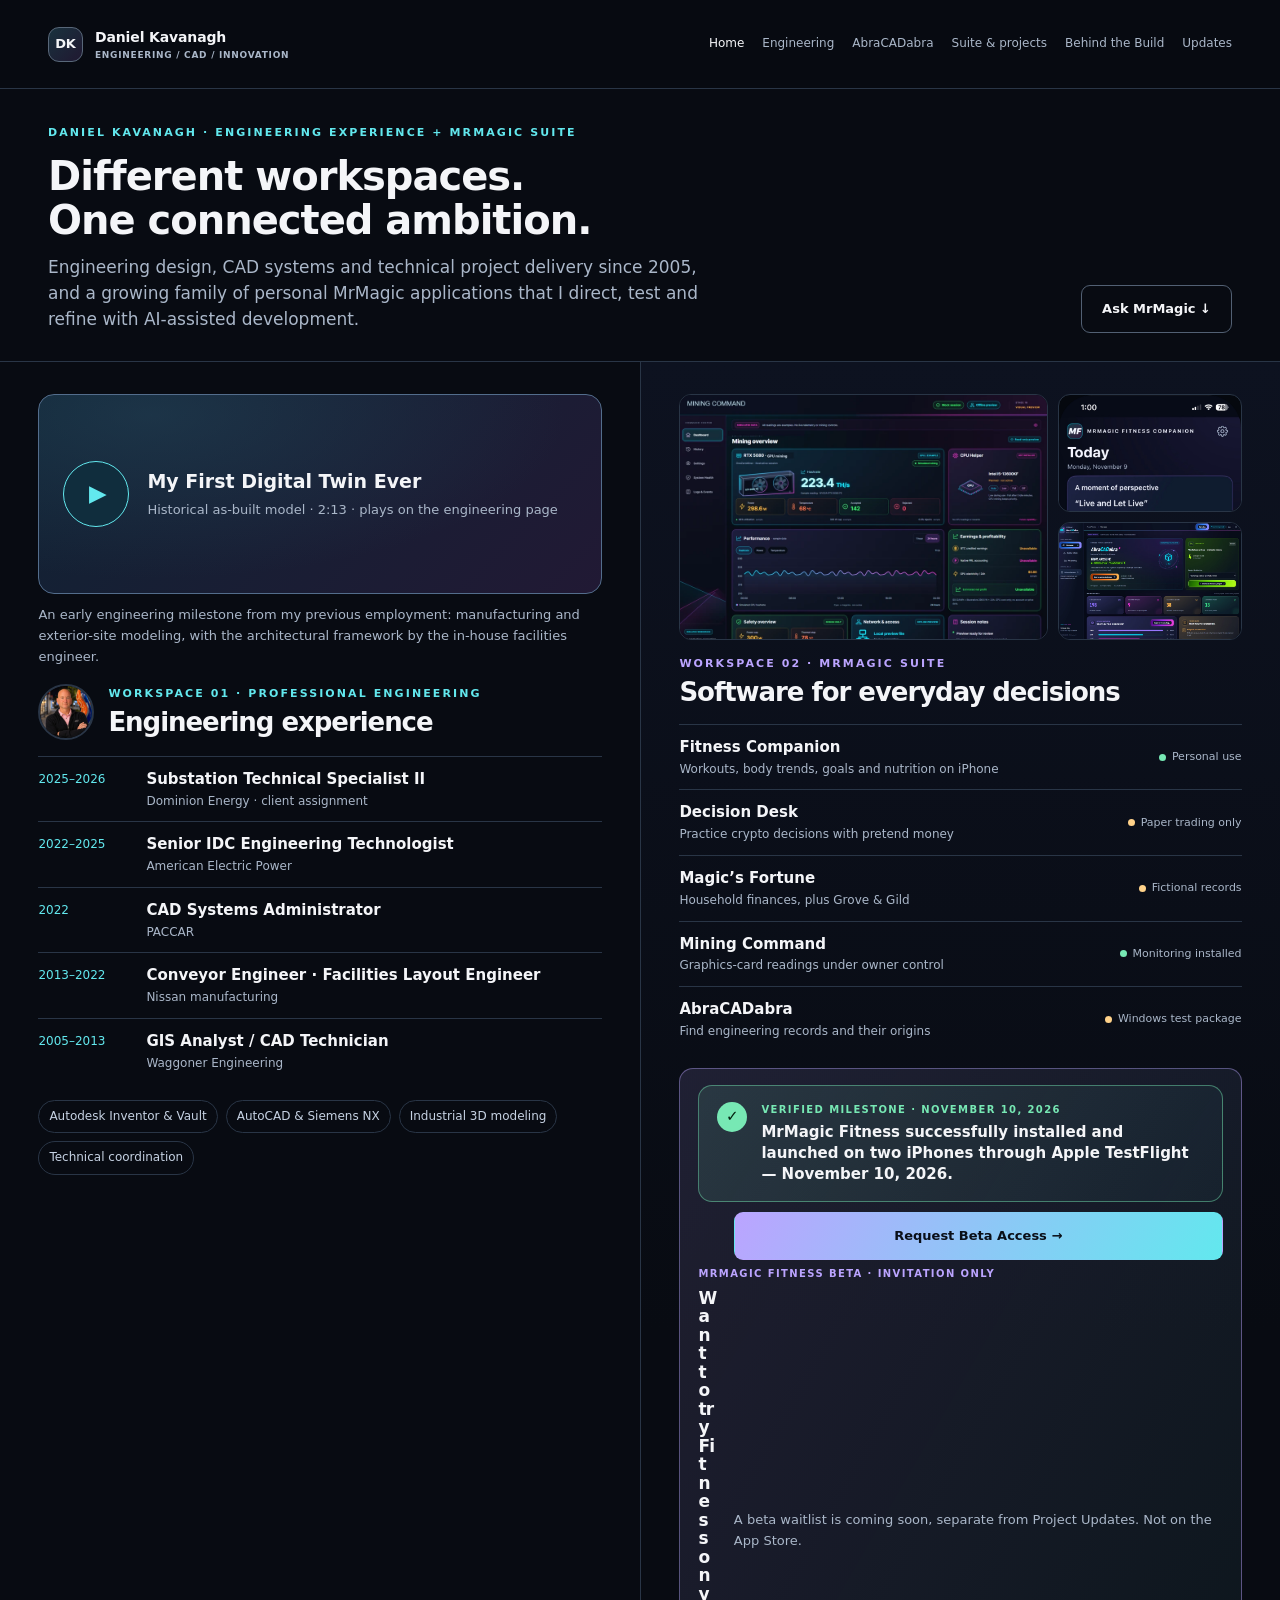
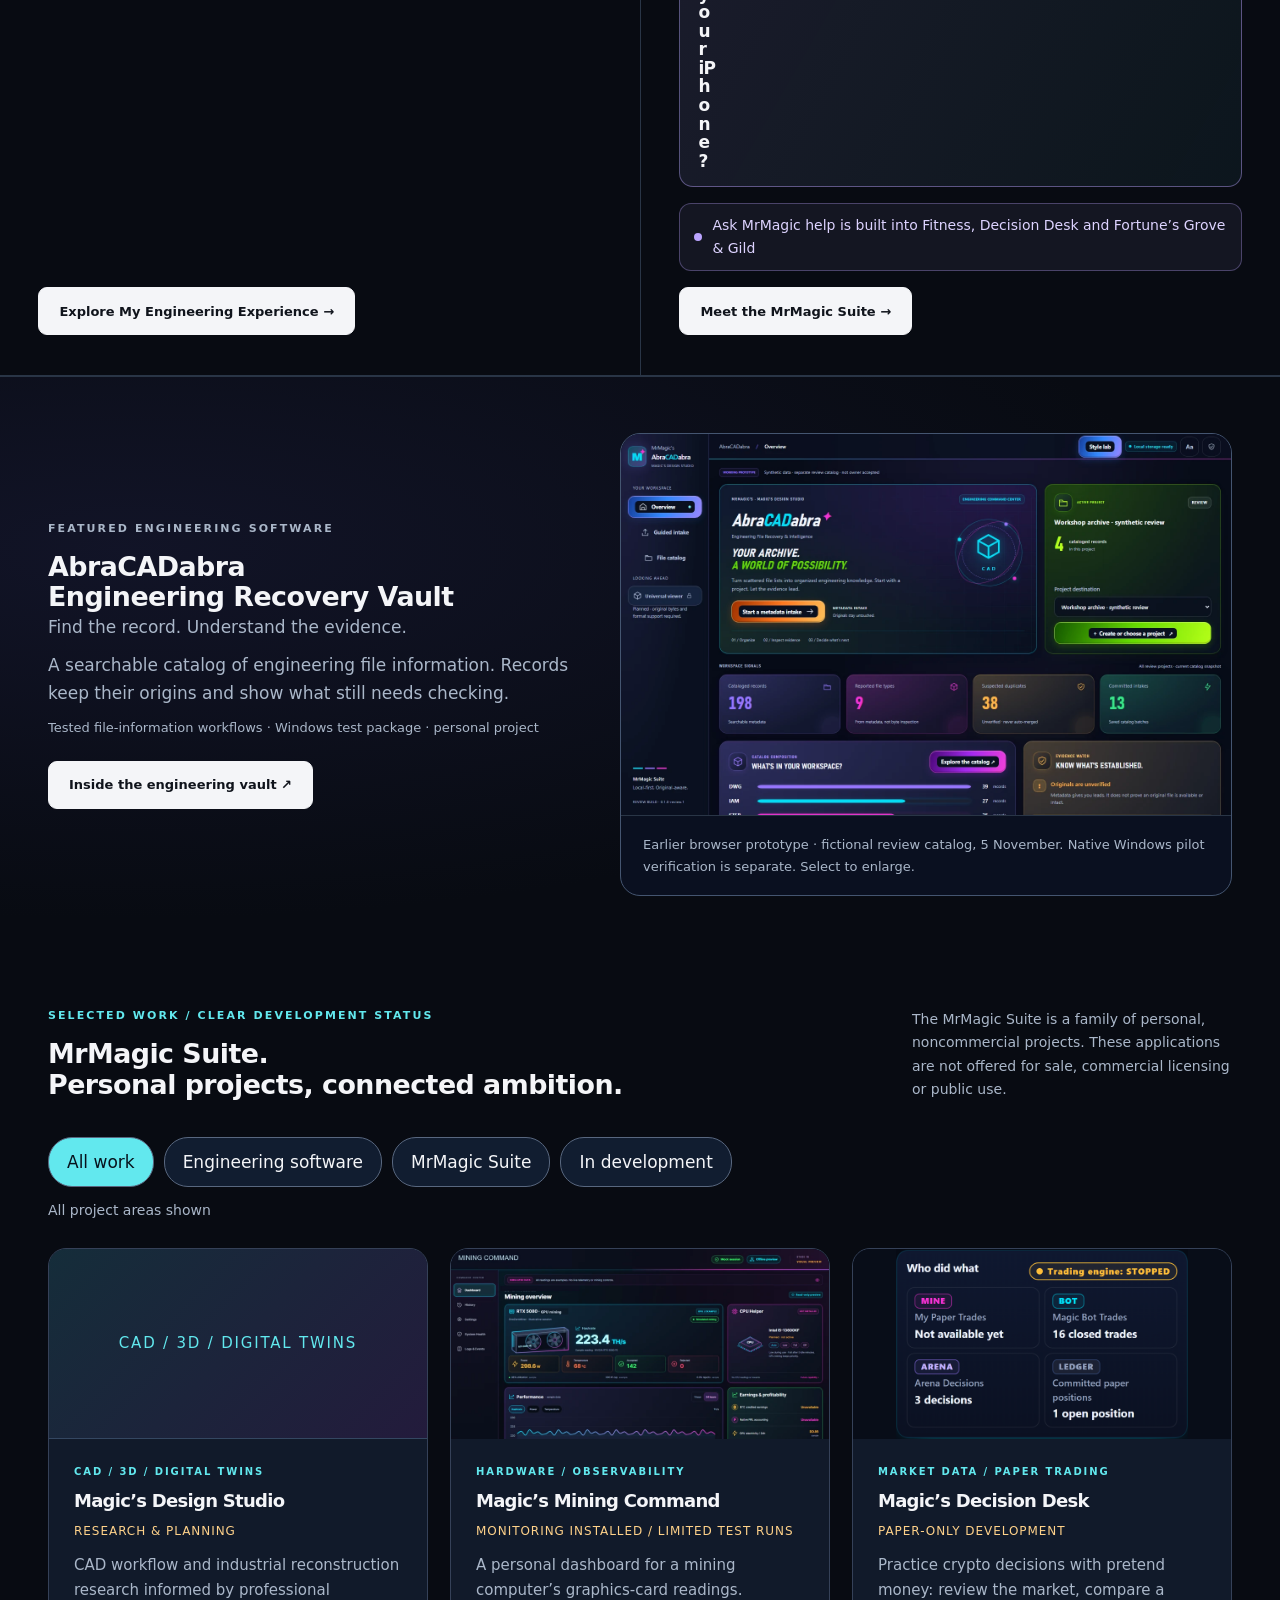
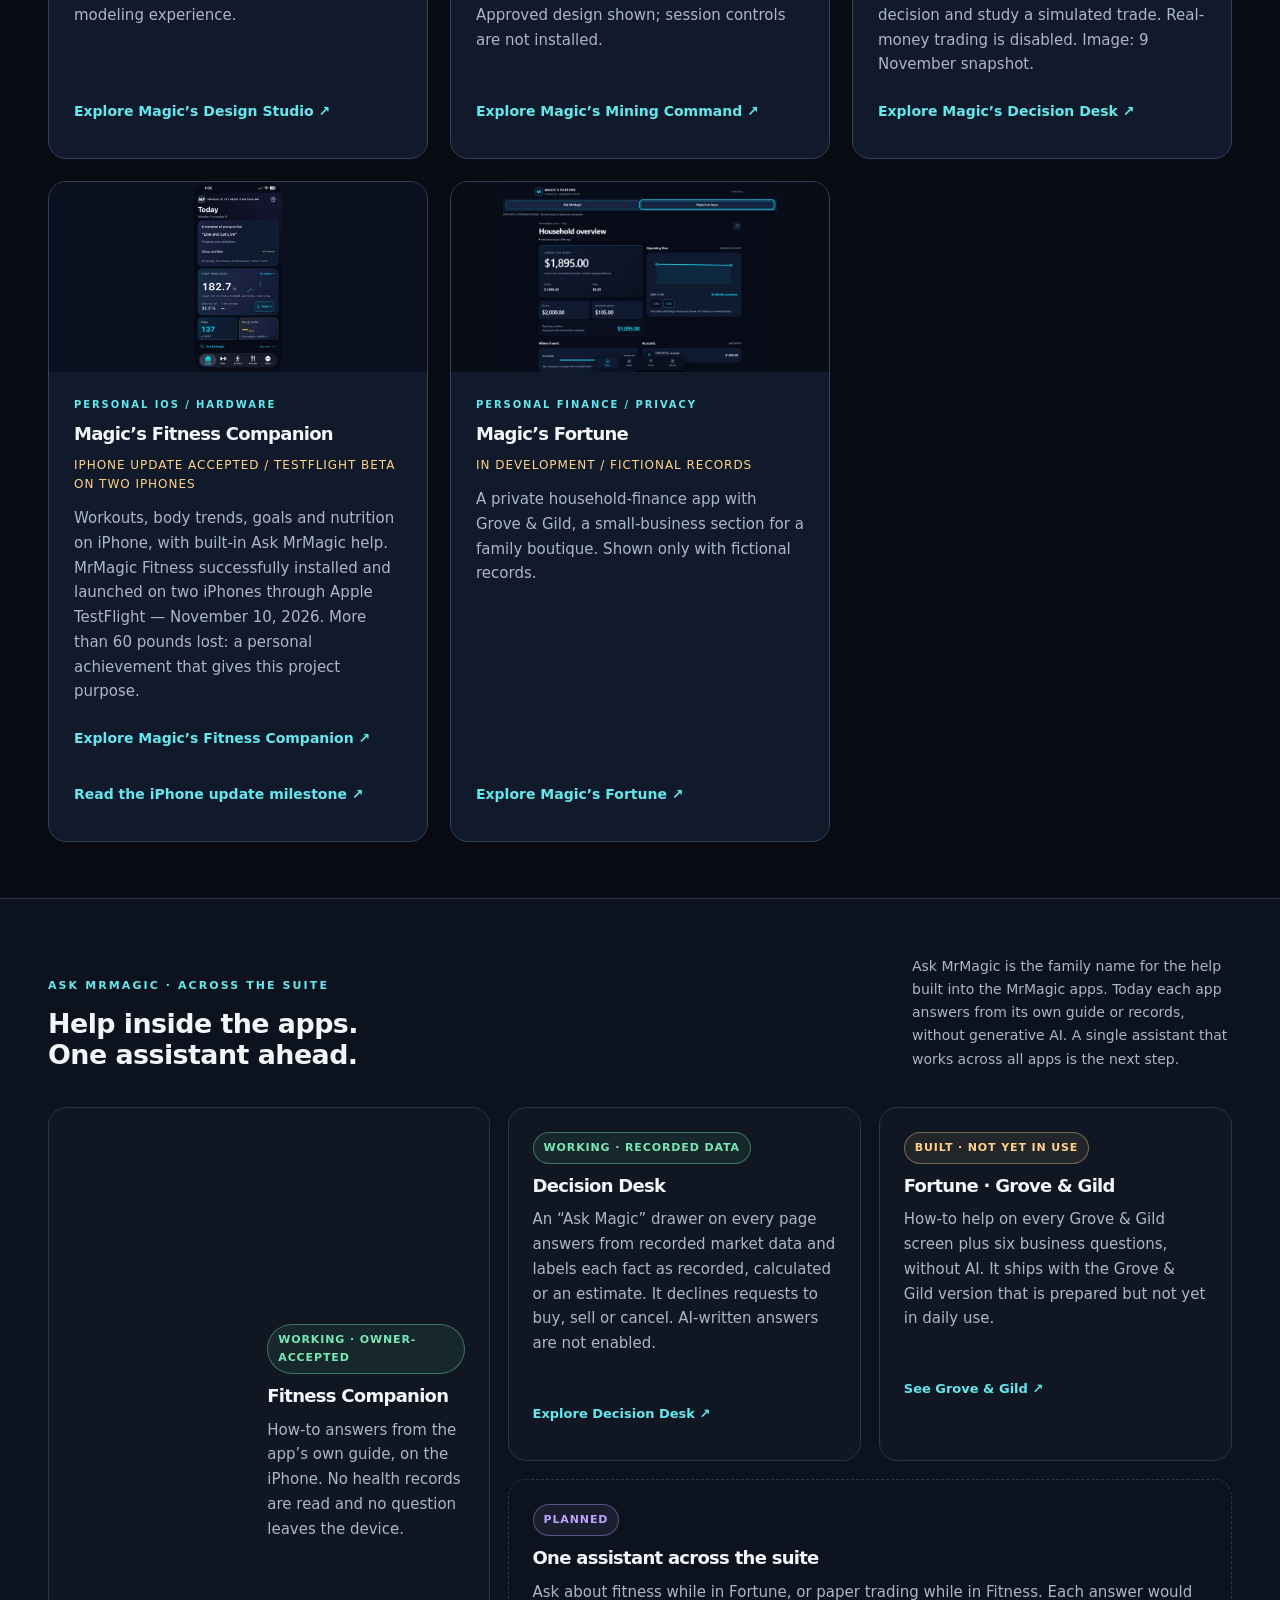
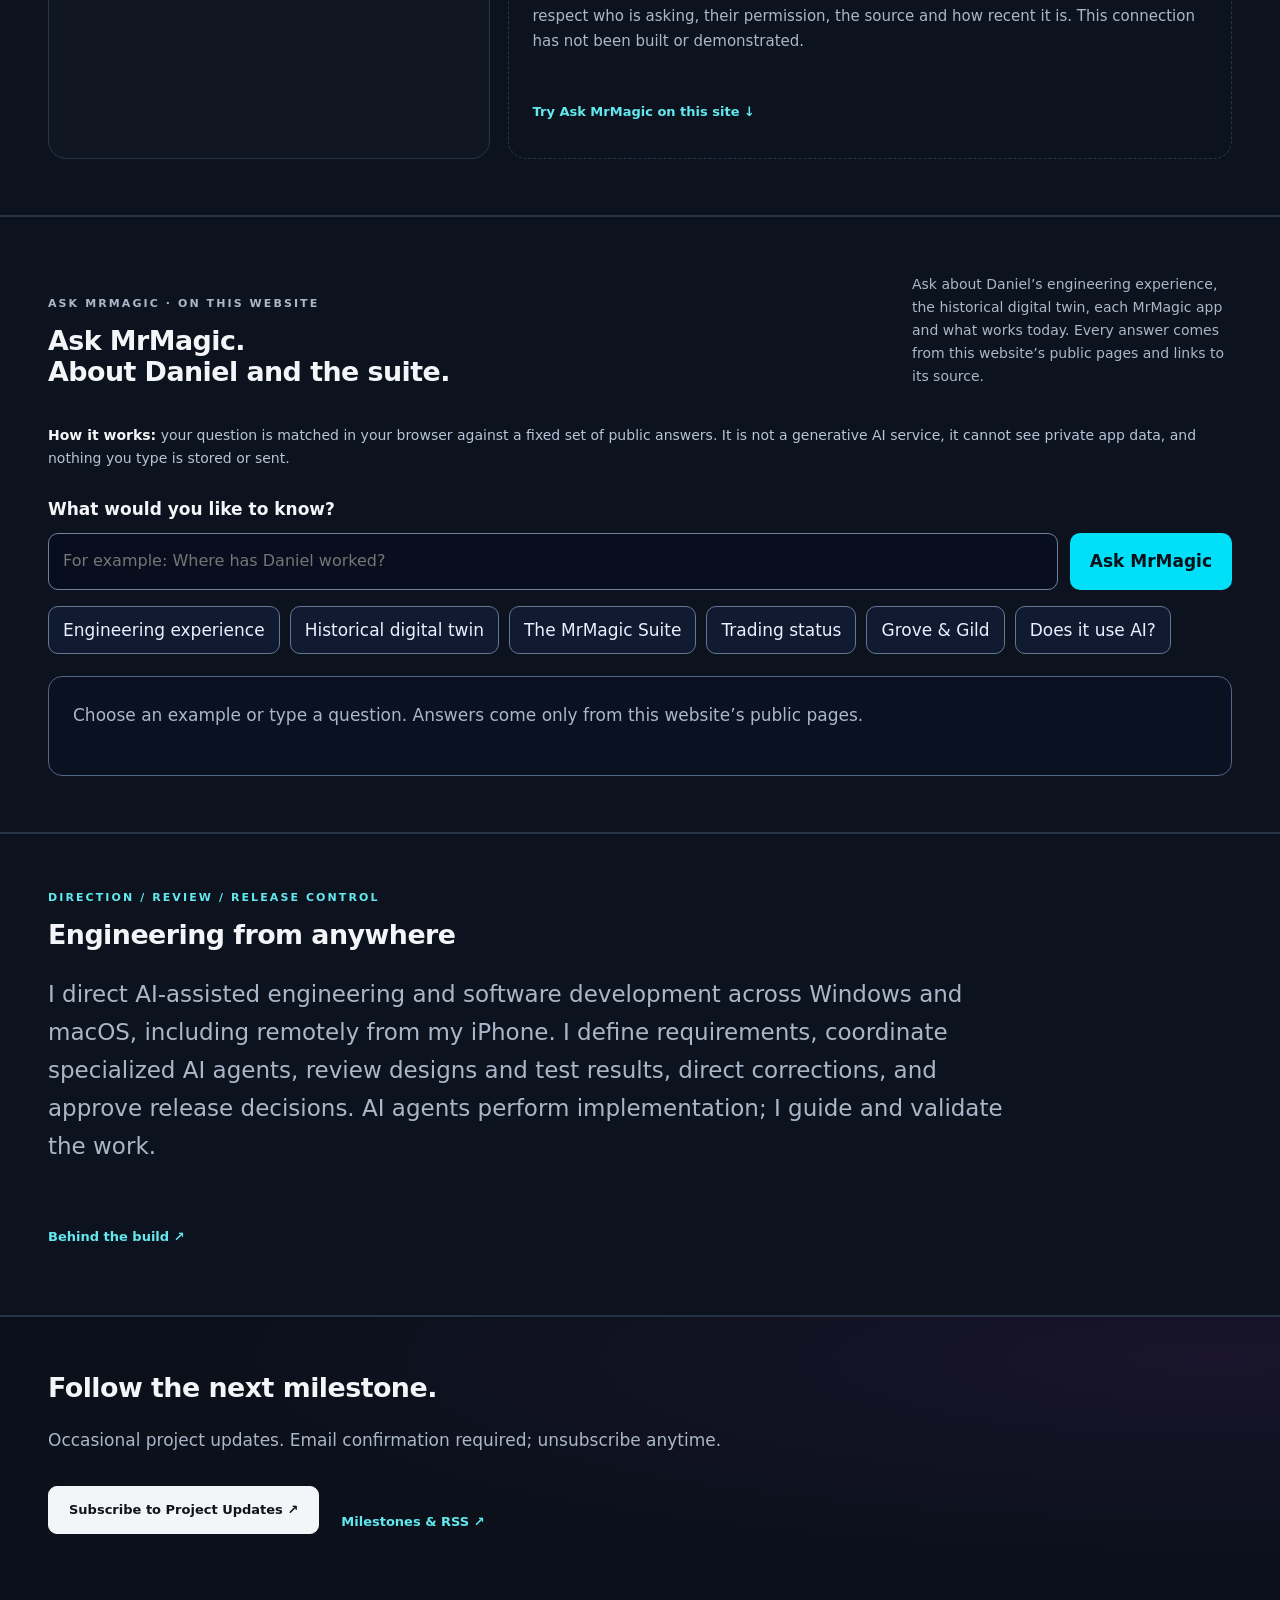
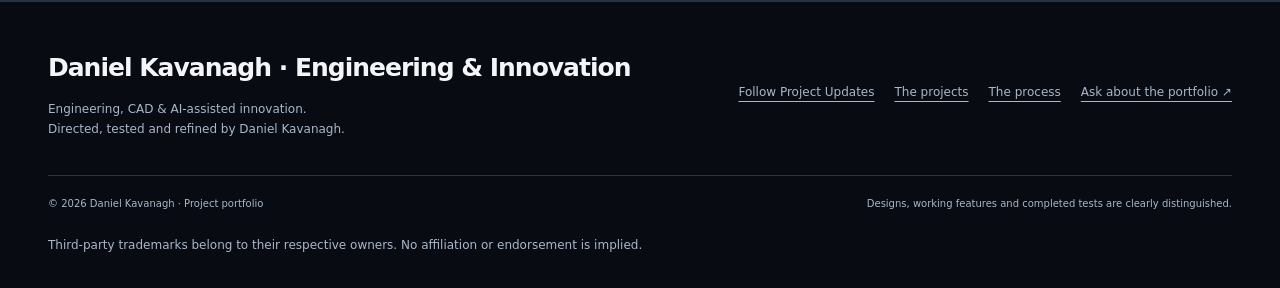
<file: site/index.html>
<!doctype html>
<html lang="en"><head><meta charset="utf-8"><meta name="viewport" content="width=device-width,initial-scale=1"><meta name="referrer" content="no-referrer"><meta http-equiv="Content-Security-Policy" content="default-src &#x27;self&#x27;; img-src &#x27;self&#x27; data:; script-src &#x27;self&#x27;; style-src &#x27;self&#x27;; font-src &#x27;self&#x27;; connect-src &#x27;none&#x27;; object-src &#x27;none&#x27;; base-uri &#x27;none&#x27;; form-action &#x27;none&#x27;"><title>Engineering, CAD &amp; AI-Assisted Innovation | Daniel Kavanagh</title><meta name="description" content="Daniel Kavanagh’s engineering career, CAD systems work and personal AI-assisted software portfolio."><meta property="og:type" content="website"><meta property="og:title" content="Engineering, CAD &amp; AI-Assisted Innovation"><meta property="og:description" content="Daniel Kavanagh’s engineering career, CAD systems work and personal AI-assisted software portfolio."><meta property="og:image" content="https://danielkavanagh2021-lgtm.github.io/three-projects-one-builder/assets/images/engineering-social.png"><meta property="og:image:width" content="1200"><meta property="og:image:height" content="630"><meta name="twitter:card" content="summary_large_image"><link rel="icon" href="assets/favicon.svg" type="image/svg+xml"><link rel="stylesheet" href="assets/site.css"><script src="assets/site.js" defer=""></script><link rel="stylesheet" href="assets/follow.css"><link rel="alternate" type="application/rss+xml" title="Daniel Kavanagh project milestones" href="feed.xml"><script src="assets/follow.js" defer=""></script><link rel="canonical" href="https://danielkavanagh2021-lgtm.github.io/three-projects-one-builder/"><meta property="og:url" content="https://danielkavanagh2021-lgtm.github.io/three-projects-one-builder/"><link rel="stylesheet" href="assets/suite.css"><script src="assets/suite.js" defer=""></script><link rel="stylesheet" href="assets/engineering.css"><script src="assets/engineering.js" defer=""></script><link rel="stylesheet" href="assets/refinement.css"><link rel="stylesheet" href="assets/lead.css"><link rel="stylesheet" href="assets/spacing.css"><link rel="stylesheet" href="assets/concept-c.css"><script src="assets/ask-site.js" defer=""></script></head><body class="cyan concept-c"><a class="skip" href="#main">Skip to content</a><header class="site-header"><div class="wrap header-inner"><a class="brand" href="index.html" aria-label="Daniel Kavanagh portfolio home"><span class="brand-mark" aria-hidden="true">DK</span><span>Daniel Kavanagh<small>ENGINEERING / CAD / INNOVATION</small></span></a><button class="menu-toggle" type="button" aria-controls="primary-nav" aria-expanded="false" hidden="">Menu <span aria-hidden="true">☰</span></button><nav class="nav" id="primary-nav" aria-label="Primary"><a href="index.html" aria-current="page">Home</a><a href="engineering.html">Engineering</a><a href="abracadabra.html">AbraCADabra</a><a href="index.html#projects">Suite &amp; projects</a><a href="behind-the-build.html">Behind the Build</a><a href="updates.html">Updates</a></nav></div></header><noscript><p class="no-script">Pages and images remain available without JavaScript. Select an image to see it at full size.</p></noscript><main id="main" tabindex="-1"><section class="cc-band" id="overview"><div class="wrap"><div class="cc-band-in"><div><p class="eyebrow">DANIEL KAVANAGH · ENGINEERING EXPERIENCE + MRMAGIC SUITE</p><h1 class="cc-title">Different workspaces. One connected ambition.</h1><p class="cc-intro">Engineering design, CAD systems and technical project delivery since 2005, and a growing family of personal MrMagic applications that I direct, test and refine with AI-assisted development.</p></div><div class="cc-band-cta"><a class="button secondary" href="#ask-site">Ask MrMagic ↓</a></div></div><nav class="cc-seg" aria-label="Jump to a workspace"><a href="#workspace-engineering">Engineering</a><a href="#suite-door">Software</a></nav></div></section>
<div class="cc-split"><section class="cc-panel" id="workspace-engineering" aria-labelledby="door-engineering"><a class="cc-video" href="engineering.html#historical-modeling" aria-label="View My First Digital Twin Ever and contribution credits"><span class="video-play-icon" aria-hidden="true">▶</span><span><strong>My First Digital Twin Ever</strong><small>Historical as-built model · 2:13 · plays on the engineering page</small></span></a><p class="cc-caption">An early engineering milestone from my previous employment: manufacturing and exterior-site modeling, with the architectural framework by the in-house facilities engineer.</p><div class="cc-head"><img src="assets/images/daniel-portrait.webp" alt="Daniel Kavanagh" width="1254" height="1254" fetchpriority="high"><div><p class="eyebrow">WORKSPACE 01 · PROFESSIONAL ENGINEERING</p><h2 id="door-engineering">Engineering experience</h2></div></div><ol class="cc-roles" aria-label="Selected professional roles"><li><time>2025–2026</time><span><strong>Substation Technical Specialist II</strong><small>Dominion Energy · client assignment</small></span></li><li><time>2022–2025</time><span><strong>Senior IDC Engineering Technologist</strong><small>American Electric Power</small></span></li><li><time>2022</time><span><strong>CAD Systems Administrator</strong><small>PACCAR</small></span></li><li><time>2013–2022</time><span><strong>Conveyor Engineer · Facilities Layout Engineer</strong><small>Nissan manufacturing</small></span></li><li><time>2005–2013</time><span><strong>GIS Analyst / CAD Technician</strong><small>Waggoner Engineering</small></span></li></ol><div class="cc-chips"><span>Autodesk Inventor &amp; Vault</span><span>AutoCAD &amp; Siemens NX</span><span>Industrial 3D modeling</span><span>Technical coordination</span></div><a class="button door-cta" href="engineering.html#experience">Explore My Engineering Experience →</a></section><section class="cc-panel cc-suite" id="suite-door" tabindex="-1" aria-labelledby="door-suite"><div class="cc-collage"><a href="big-poppa.html"><img src="assets/images/big-dashboard-thumb.webp" alt="Mining Command: approved dashboard design with example readings" width="900" height="560" loading="eager"></a><a href="formula-none-fitness.html"><img src="assets/images/fitness-current-today-thumb.webp" alt="Fitness Companion Today screen on iPhone" width="600" height="1300" loading="eager"></a><a href="abracadabra.html"><img src="assets/images/vault-overview.webp" alt="AbraCADabra with fictional records" width="1440" height="900" loading="eager"></a></div><div><p class="eyebrow">WORKSPACE 02 · MRMAGIC SUITE</p><h2 id="door-suite">Software for everyday decisions</h2></div><ul class="cc-apps"><li><a href="formula-none-fitness.html"><span><strong>Fitness Companion</strong><small>Workouts, body trends, goals and nutrition on iPhone</small></span><span class="cc-st"><i class="cc-dot ok" aria-hidden="true"></i>Personal use</span></a></li><li><a href="magics-decision-desk.html"><span><strong>Decision Desk</strong><small>Practice crypto decisions with pretend money</small></span><span class="cc-st"><i class="cc-dot" aria-hidden="true"></i>Paper trading only</span></a></li><li><a href="magics-fortune.html"><span><strong>Magic’s Fortune</strong><small>Household finances, plus Grove &amp; Gild</small></span><span class="cc-st"><i class="cc-dot" aria-hidden="true"></i>Fictional records</span></a></li><li><a href="big-poppa.html"><span><strong>Mining Command</strong><small>Graphics-card readings under owner control</small></span><span class="cc-st"><i class="cc-dot ok" aria-hidden="true"></i>Monitoring installed</span></a></li><li><a href="abracadabra.html"><span><strong>AbraCADabra</strong><small>Find engineering records and their origins</small></span><span class="cc-st"><i class="cc-dot" aria-hidden="true"></i>Windows test package</span></a></li></ul><aside class="cc-beta-invite" aria-labelledby="beta-invite-title"><div class="cc-milestone"><span class="cc-mark" aria-hidden="true">✓</span><div><small>VERIFIED MILESTONE · NOVEMBER 10, 2026</small><p>MrMagic Fitness successfully installed and launched on two iPhones through Apple TestFlight — November 10, 2026.</p></div></div><span class="cc-new">MRMAGIC FITNESS BETA · INVITATION ONLY</span><h3 id="beta-invite-title">Want to try Fitness on your iPhone?</h3><p>A beta waitlist is coming soon, separate from Project Updates. Not on the App Store.</p><a class="button cc-beta-cta" href="formula-none-fitness.html#beta">Request Beta Access →</a></aside><p class="ask-chip"><span aria-hidden="true"></span>Ask MrMagic help is built into Fitness, Decision Desk and Fortune’s Grove &amp; Gild</p><div class="actions"><a class="button" href="#projects">Meet the MrMagic Suite →</a></div></section></div>
<section class="section feature-vault"><div class="wrap cc-duo"><div class="cc-duo-text"><p class="eyebrow">FEATURED ENGINEERING SOFTWARE</p><h2>AbraCADabra<br><span class="quiet">Engineering Recovery Vault</span></h2><p class="lead">Find the record. Understand the evidence.</p><p>A searchable catalog of engineering file information. Records keep their origins and show what still needs checking.</p><p class="snapshot-date">Tested file-information workflows · Windows test package · personal project</p><div class="actions"><a class="button" href="abracadabra.html">Inside the engineering vault ↗</a></div></div><figure class="wide-evidence cc-duo-media"><a href="assets/images/vault-overview.webp" data-lightbox="vault" data-caption="Actual application interface with fictional records, shown in a browser; Windows desktop testing is separate"><img src="assets/images/vault-overview.webp" alt="Actual AbraCADabra overview using a synthetic review catalog" width="1440" height="900" loading="lazy" decoding="async"></a><figcaption>Earlier browser prototype · fictional review catalog, 5 November. Native Windows pilot verification is separate. Select to enlarge.</figcaption></figure></div></section>
<section class="section" id="projects"><div class="wrap"><div class="section-heading"><div><p class="eyebrow">SELECTED WORK / CLEAR DEVELOPMENT STATUS</p><h2>MrMagic Suite.<br>Personal projects, connected ambition.</h2></div><p>The MrMagic Suite is a family of personal, noncommercial projects. These applications are not offered for sale, commercial licensing or public use.</p></div><div class="project-controls" role="group" aria-label="Filter project areas"><button data-project-filter="all" aria-pressed="true">All work</button><button data-project-filter="engineering" aria-pressed="false">Engineering software</button><button data-project-filter="suite" aria-pressed="false">MrMagic Suite</button><button data-project-filter="development" aria-pressed="false">In development</button></div><p id="project-total" class="project-total" role="status">All project areas shown</p><div class="portfolio-grid"><article class="portfolio-card" data-project-category="engineering"><div class="card-blueprint" aria-hidden="true">CAD / 3D / DIGITAL TWINS</div><div class="card-body"><p class="eyebrow">CAD / 3D / DIGITAL TWINS</p><h3 id="design-studio">Magic’s Design Studio</h3><span class="status-label">RESEARCH &amp; PLANNING</span><p>CAD workflow and industrial reconstruction research informed by professional modeling experience.</p><a class="text-link" href="engineering.html#design-studio">Explore Magic’s Design Studio ↗</a></div></article><article class="portfolio-card" data-project-category="suite"><img class="card-image" src="assets/images/big-dashboard-thumb.webp" alt="Approved Stage 1B simulated mining dashboard design" width="900" height="560" loading="lazy"><div class="card-body"><p class="eyebrow">HARDWARE / OBSERVABILITY</p><h3>Magic’s Mining Command</h3><span class="status-label">MONITORING INSTALLED / LIMITED TEST RUNS</span><p>A personal dashboard for a mining computer’s graphics-card readings. Approved design shown; session controls are not installed.</p><a class="text-link" href="big-poppa.html">Explore Magic’s Mining Command ↗</a></div></article><article class="portfolio-card" data-project-category="suite"><img class="card-image current-shot" src="assets/images/trading-panel-phone-thumb.webp" alt="Actual installed Decision Desk preview after its paper engine stopped" width="900" height="560" loading="lazy"><div class="card-body"><p class="eyebrow">MARKET DATA / PAPER TRADING</p><h3>Magic’s Decision Desk</h3><span class="status-label">PAPER-ONLY DEVELOPMENT</span><p>Practice crypto decisions with pretend money: review the market, compare a decision and study a simulated trade. Real-money trading is disabled. Image: 9 November snapshot.</p><a class="text-link" href="magics-decision-desk.html">Explore Magic’s Decision Desk ↗</a></div></article><article class="portfolio-card" data-project-category="suite"><img class="card-image fitness" src="assets/images/fitness-current-today-thumb.webp" alt="Real build33 Today iPhone Mirroring viewport with dated readings and incomplete energy" width="900" height="560" loading="lazy"><div class="card-body"><p class="eyebrow">PERSONAL iOS / HARDWARE</p><h3>Magic’s Fitness Companion</h3><span class="status-label">IPHONE UPDATE ACCEPTED / TESTFLIGHT BETA ON TWO IPHONES</span><p>Workouts, body trends, goals and nutrition on iPhone, with built-in Ask MrMagic help. MrMagic Fitness successfully installed and launched on two iPhones through Apple TestFlight — November 10, 2026. More than 60 pounds lost: a personal achievement that gives this project purpose.</p><a class="text-link" href="formula-none-fitness.html">Explore Magic’s Fitness Companion ↗</a><a class="text-link" href="updates.html#fitness-build33-iphone-installation">Read the iPhone update milestone ↗</a></div></article><article class="portfolio-card" data-project-category="development"><img class="card-image current-shot" src="assets/images/fortune-prototype-1440-thumb.webp" alt="Current Fortune development interface using only synthetic fixture records" width="900" height="560" loading="lazy"><div class="card-body"><p class="eyebrow">PERSONAL FINANCE / PRIVACY</p><h3>Magic’s Fortune</h3><span class="status-label">IN DEVELOPMENT / FICTIONAL RECORDS</span><p>A private household-finance app with Grove &amp; Gild, a small-business section for a family boutique. Shown only with fictional records.</p><a class="text-link" href="magics-fortune.html">Explore Magic’s Fortune ↗</a></div></article></div></div></section><section class="section tinted" id="connected-suite"><div class="wrap"><div class="section-heading"><div><p class="eyebrow">ASK MRMAGIC · ACROSS THE SUITE</p><h2>Help inside the apps.<br>One assistant ahead.</h2></div><p>Ask MrMagic is the family name for the help built into the MrMagic apps. Today each app answers from its own guide or records, without generative AI. A single assistant that works across all apps is the next step.</p></div><div class="ask-apps"><article class="ask-app ask-app-shot"><a href="assets/images/fitness-device-ask-progress-answer.webp" data-lightbox="ask-apps" data-caption="Actual Ask MrMagic help in the installed Fitness Companion (build 33) on iPhone"><img src="assets/images/fitness-device-ask-progress-answer-thumb.webp" alt="Ask MrMagic answering “How do I see my progress?” inside the Fitness Companion on iPhone" width="624" height="1388" loading="lazy"></a><div><span class="pill-status ok">WORKING · OWNER-ACCEPTED</span><h3>Fitness Companion</h3><p>How-to answers from the app’s own guide, on the iPhone. No health records are read and no question leaves the device.</p></div></article><article class="ask-app"><span class="pill-status ok">WORKING · RECORDED DATA</span><h3>Decision Desk</h3><p>An “Ask Magic” drawer on every page answers from recorded market data and labels each fact as recorded, calculated or an estimate. It declines requests to buy, sell or cancel. AI-written answers are not enabled.</p><a class="text-link" href="magics-decision-desk.html">Explore Decision Desk ↗</a></article><article class="ask-app"><span class="pill-status beta">BUILT · NOT YET IN USE</span><h3>Fortune · Grove &amp; Gild</h3><p>How-to help on every Grove &amp; Gild screen plus six business questions, without AI. It ships with the Grove &amp; Gild version that is prepared but not yet in daily use.</p><a class="text-link" href="magics-fortune.html#grove-gild">See Grove &amp; Gild ↗</a></article><article class="ask-app ask-next"><span class="pill-status plan">PLANNED</span><h3>One assistant across the suite</h3><p>Ask about fitness while in Fortune, or paper trading while in Fitness. Each answer would respect who is asking, their permission, the source and how recent it is. This connection has not been built or demonstrated.</p><a class="text-link" href="#ask-site">Try Ask MrMagic on this site ↓</a></article></div></div></section><section class="section tinted" id="ask-site"><div class="wrap"><div class="section-heading"><div><p class="eyebrow">ASK MRMAGIC · ON THIS WEBSITE</p><h2>Ask MrMagic.<br>About Daniel and the suite.</h2></div><p>Ask about Daniel’s engineering experience, the historical digital twin, each MrMagic app and what works today. Every answer comes from this website’s public pages and links to its source.</p></div><p class="ask-boundary"><strong>How it works:</strong> your question is matched in your browser against a fixed set of public answers. It is not a generative AI service, it cannot see private app data, and nothing you type is stored or sent.</p><form id="ask-form" role="search" aria-label="Ask MrMagic about this portfolio"><label for="ask-query">What would you like to know?</label><div class="ask-row"><input id="ask-query" name="question" maxlength="240" autocomplete="off" enterkeyhint="search" placeholder="For example: Where has Daniel worked?"><button class="button" type="submit">Ask MrMagic</button></div></form><div class="ask-examples" aria-label="Example questions"><button type="button" data-ask="Where has Daniel worked?">Engineering experience</button><button type="button" data-ask="What was the first digital twin?">Historical digital twin</button><button type="button" data-ask="What is the MrMagic Suite?">The MrMagic Suite</button><button type="button" data-ask="Is real-money trading enabled?">Trading status</button><button type="button" data-ask="What is Grove & Gild?">Grove &amp; Gild</button><button type="button" data-ask="Does Ask MrMagic use AI?">Does it use AI?</button></div><div id="ask-answer" class="ask-answer" role="status" aria-live="polite"><p>Choose an example or type a question. Answers come only from this website’s public pages.</p></div><noscript><p>The question matcher needs JavaScript. Browse <a href="magics-decision-desk.html">Decision Desk</a>, <a href="formula-none-fitness.html">Fitness</a> or <a href="behind-the-build.html">Behind the Build</a> directly.</p></noscript></div></section>
<section class="section tinted remote-feature" id="magic-suite"><div class="wrap"><p class="eyebrow">DIRECTION / REVIEW / RELEASE CONTROL</p><h2>Engineering from anywhere</h2><p class="lead">I direct AI-assisted engineering and software development across Windows and macOS, including remotely from my iPhone. I define requirements, coordinate specialized AI agents, review designs and test results, direct corrections, and approve release decisions. AI agents perform implementation; I guide and validate the work.</p><a class="text-link" href="behind-the-build.html">Behind the build ↗</a></div></section>

<section class="section follow-section" id="follow"><div class="wrap compact-follow"><h2>Follow the next milestone.</h2><p>Occasional project updates. Email confirmation required; unsubscribe anytime.</p><a class="button" href="https://mrmagic-suite.kit.com/54c425d3c2" target="_blank" rel="noopener">Subscribe to Project Updates ↗</a><a class="text-link" href="updates.html">Milestones &amp; RSS ↗</a></div></section></main><footer class="site-footer"><div class="wrap"><div class="footer-top"><div><strong>Daniel Kavanagh · Engineering &amp; Innovation</strong><p>Engineering, CAD &amp; AI-assisted innovation.<br>Directed, tested and refined by Daniel Kavanagh.</p></div><nav class="footer-nav" aria-label="Footer"><a href="updates.html">Follow Project Updates</a><a href="index.html#projects">The projects</a><a href="behind-the-build.html">The process</a><a href="index.html#ask-site">Ask about the portfolio ↗</a></nav></div><div class="footer-bottom"><span>© 2026 Daniel Kavanagh · Project portfolio</span><span>Designs, working features and completed tests are clearly distinguished.</span></div><p class="fineprint">Third-party trademarks belong to their respective owners. No affiliation or endorsement is implied.</p></div></footer><dialog id="image-viewer" aria-label="Screenshot viewer" aria-describedby="viewer-caption"><div class="viewer-toolbar"><button type="button" class="viewer-prev" aria-label="Previous screenshot">←</button><button type="button" class="viewer-next" aria-label="Next screenshot">→</button><span id="viewer-position" aria-live="polite"></span><button type="button" class="viewer-close" aria-label="Close screenshot viewer">Close ×</button></div><img class="viewer-image" alt=""><p class="viewer-caption" id="viewer-caption"></p><a class="original-link" href="assets/images/engineering-social.png" target="_blank" rel="noopener">Open full-resolution image ↗</a></dialog></body></html>
</file>
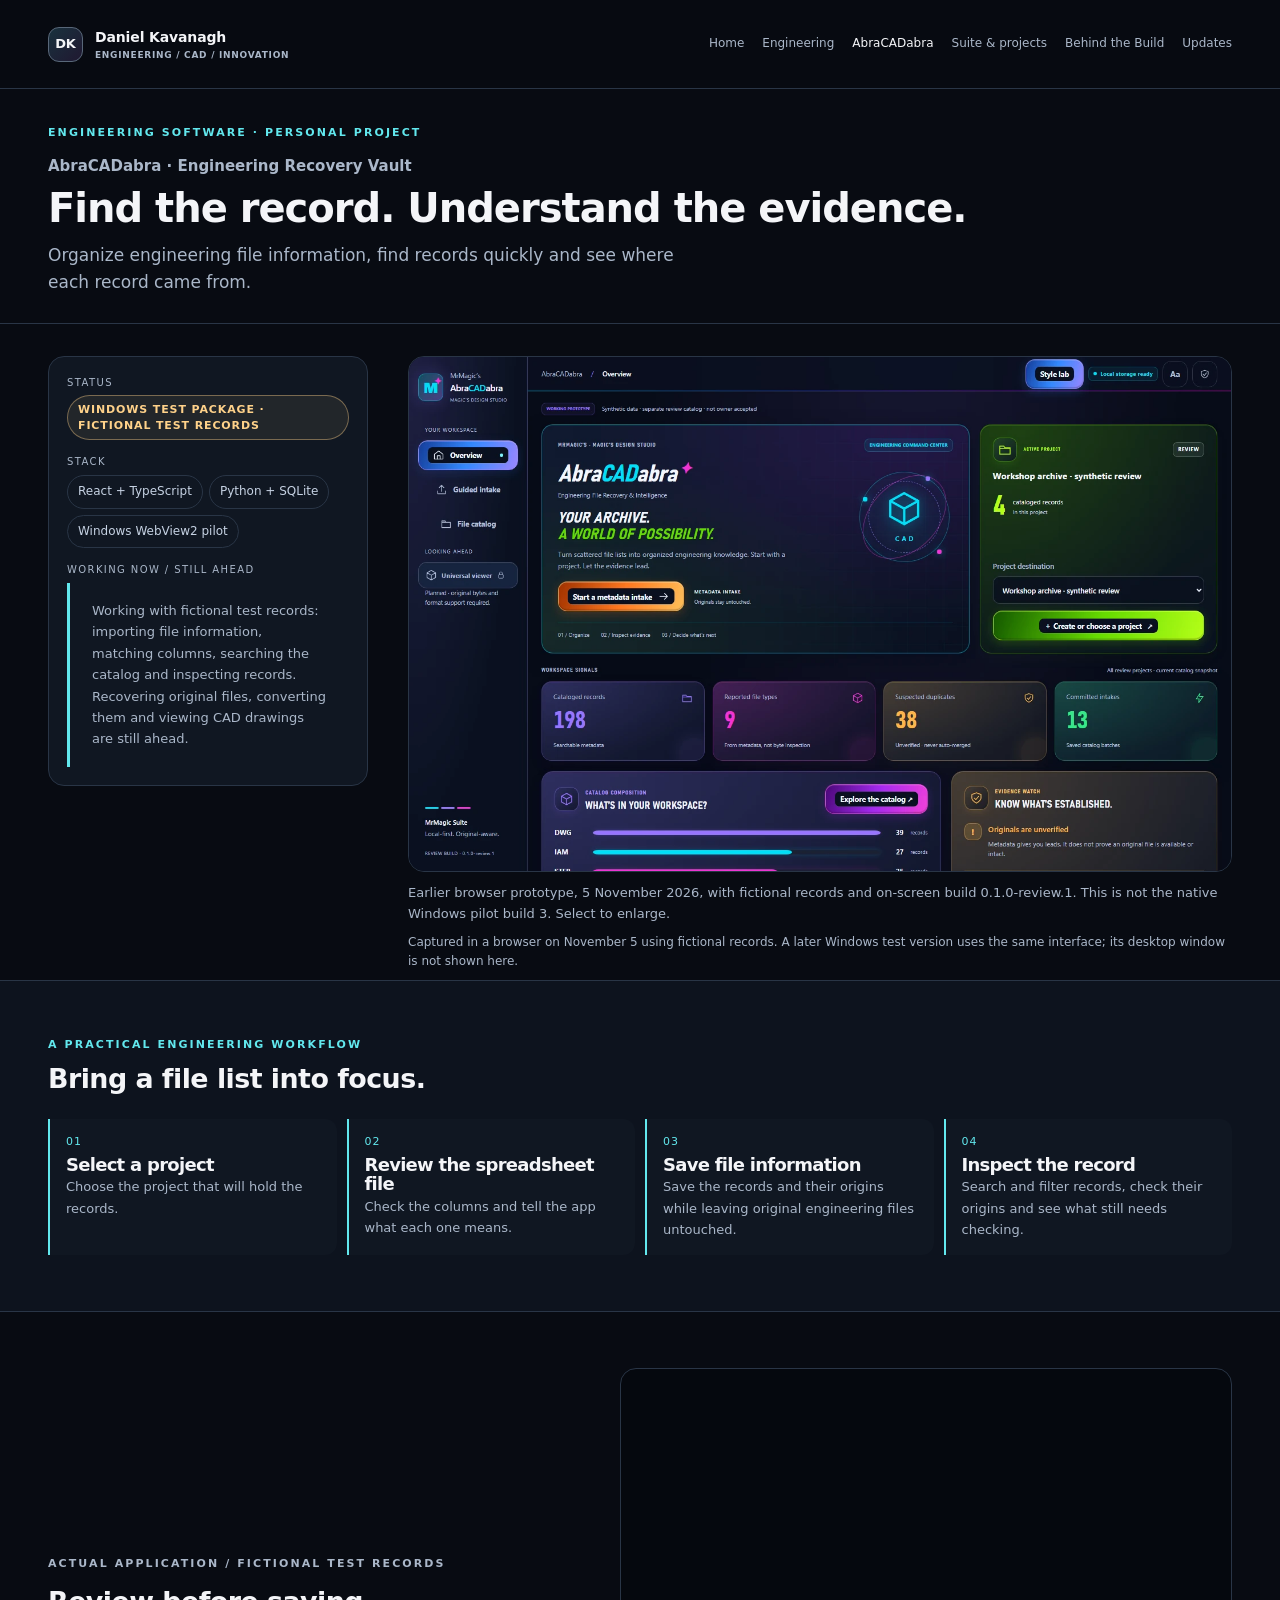
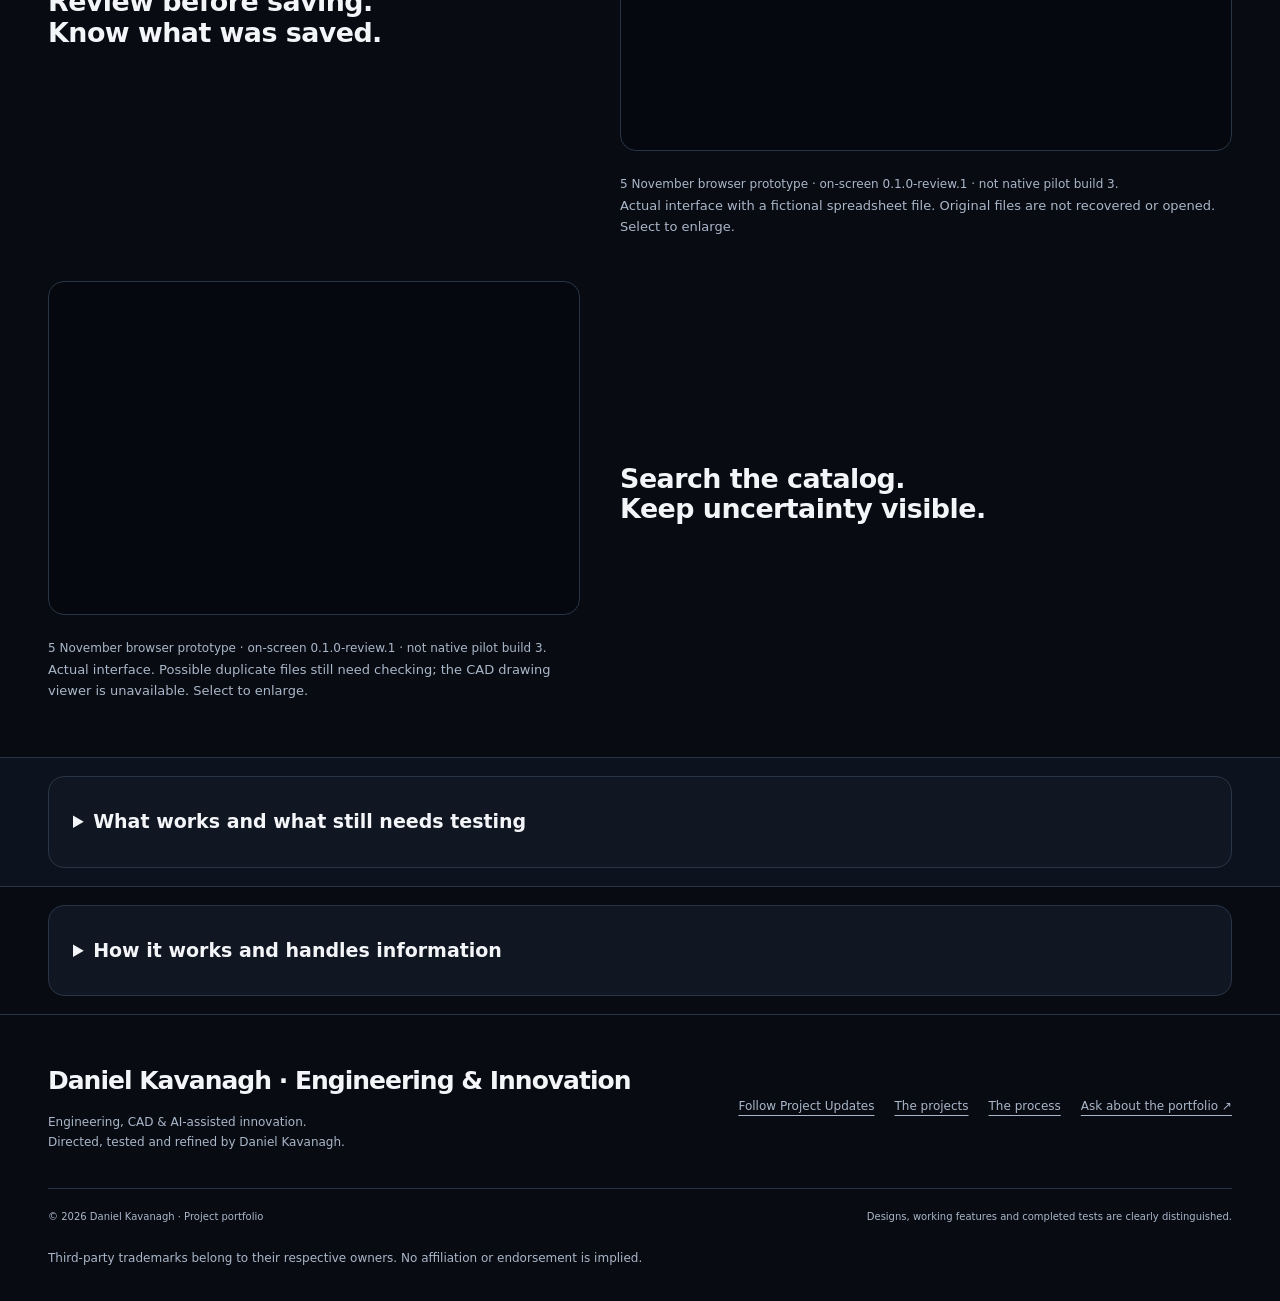
<file: site/abracadabra.html>
<!doctype html>
<html lang="en"><head><meta charset="utf-8"><meta name="viewport" content="width=device-width,initial-scale=1"><meta name="referrer" content="no-referrer"><meta http-equiv="Content-Security-Policy" content="default-src &#x27;self&#x27;; img-src &#x27;self&#x27; data:; script-src &#x27;self&#x27;; style-src &#x27;self&#x27;; font-src &#x27;self&#x27;; connect-src &#x27;none&#x27;; object-src &#x27;none&#x27;; base-uri &#x27;none&#x27;; form-action &#x27;none&#x27;"><title>AbraCADabra · Engineering Recovery Vault | Daniel Kavanagh</title><meta name="description" content="An engineering file-information catalog with tested import and search features. A Windows test package exists; file recovery and CAD viewing remain unfinished."><meta property="og:type" content="website"><meta property="og:title" content="AbraCADabra · Engineering Recovery Vault"><meta property="og:description" content="An engineering file-information catalog with tested import and search features. A Windows test package exists; file recovery and CAD viewing remain unfinished."><meta property="og:image" content="https://danielkavanagh2021-lgtm.github.io/three-projects-one-builder/assets/images/engineering-social.png"><meta property="og:image:width" content="1200"><meta property="og:image:height" content="630"><meta name="twitter:card" content="summary_large_image"><link rel="icon" href="assets/favicon.svg" type="image/svg+xml"><link rel="stylesheet" href="assets/site.css"><script src="assets/site.js" defer=""></script><link rel="stylesheet" href="assets/follow.css"><link rel="alternate" type="application/rss+xml" title="Daniel Kavanagh project milestones" href="feed.xml"><script src="assets/follow.js" defer=""></script><link rel="canonical" href="https://danielkavanagh2021-lgtm.github.io/three-projects-one-builder/abracadabra.html"><meta property="og:url" content="https://danielkavanagh2021-lgtm.github.io/three-projects-one-builder/abracadabra.html"><link rel="stylesheet" href="assets/suite.css"><script src="assets/suite.js" defer=""></script><link rel="stylesheet" href="assets/engineering.css"><script src="assets/engineering.js" defer=""></script><link rel="stylesheet" href="assets/refinement.css"><link rel="stylesheet" href="assets/lead.css"><link rel="stylesheet" href="assets/spacing.css"><link rel="stylesheet" href="assets/concept-c.css"><link rel="stylesheet" href="assets/pages/abracadabra.css"></head><body class="cyan concept-c"><a class="skip" href="#main">Skip to content</a><header class="site-header"><div class="wrap header-inner"><a class="brand" href="index.html" aria-label="Daniel Kavanagh portfolio home"><span class="brand-mark" aria-hidden="true">DK</span><span>Daniel Kavanagh<small>ENGINEERING / CAD / INNOVATION</small></span></a><button class="menu-toggle" type="button" aria-controls="primary-nav" aria-expanded="false" hidden="">Menu <span aria-hidden="true">☰</span></button><nav class="nav" id="primary-nav" aria-label="Primary"><a href="index.html">Home</a><a href="engineering.html">Engineering</a><a href="abracadabra.html" aria-current="page">AbraCADabra</a><a href="index.html#projects">Suite &amp; projects</a><a href="behind-the-build.html">Behind the Build</a><a href="updates.html">Updates</a></nav></div></header><noscript><p class="no-script">Pages and images remain available without JavaScript. Select an image to see it at full size.</p></noscript><main id="main" tabindex="-1"><section class="cc-band" id="overview"><div class="wrap"><div class="cc-band-in"><div><p class="eyebrow">ENGINEERING SOFTWARE · PERSONAL PROJECT</p><p class="product-name">AbraCADabra · Engineering Recovery Vault</p><h1 class="cc-title">Find the record. Understand the evidence.</h1><p class="cc-intro">Organize engineering file information, find records quickly and see where each record came from.</p></div></div></div></section>
<section class="cc-case"><div class="wrap"><div class="cc-case-grid"><dl class="cc-facts"><div><dt>Status</dt><dd><span class="pill-status beta">WINDOWS TEST PACKAGE · FICTIONAL TEST RECORDS</span></dd></div><div><dt>Stack</dt><dd class="cc-chips"><span>React + TypeScript</span><span>Python + SQLite</span><span>Windows WebView2 pilot</span></dd></div><div class="cc-fact-wide"><dt>Working now / still ahead</dt><dd><p class="status-note">Working with fictional test records: importing file information, matching columns, searching the catalog and inspecting records. Recovering original files, converting them and viewing CAD drawings are still ahead.</p></dd></div></dl><figure class="cc-figure"><a href="assets/images/vault-overview.webp" data-lightbox="vault" data-caption="Actual application interface with fictional records, shown in a browser; Windows desktop testing is separate"><img src="assets/images/vault-overview.webp" alt="Actual AbraCADabra overview using a synthetic review catalog" width="1440" height="900" loading="eager" fetchpriority="high" decoding="async"></a><figcaption>Earlier browser prototype, 5 November 2026, with fictional records and on-screen build 0.1.0-review.1. This is not the native Windows pilot build 3. Select to enlarge.</figcaption><p class="snapshot-date">Captured in a browser on November 5 using fictional records. A later Windows test version uses the same interface; its desktop window is not shown here.</p></figure></div></div></section>
<section class="section tinted"><div class="wrap"><div class="cc-head-row"><div><p class="eyebrow">A PRACTICAL ENGINEERING WORKFLOW</p><h2>Bring a file list into focus.</h2></div></div><div class="cc-steps"><article><span>01</span><h3>Select a project</h3><p>Choose the project that will hold the records.</p></article><article><span>02</span><h3>Review the spreadsheet file</h3><p>Check the columns and tell the app what each one means.</p></article><article><span>03</span><h3>Save file information</h3><p>Save the records and their origins while leaving original engineering files untouched.</p></article><article><span>04</span><h3>Inspect the record</h3><p>Search and filter records, check their origins and see what still needs checking.</p></article></div></div></section>
<section class="section"><div class="wrap"><div class="cc-duo"><div class="cc-duo-text"><p class="eyebrow">ACTUAL APPLICATION / FICTIONAL TEST RECORDS</p><h2>Review before saving.<br>Know what was saved.</h2></div><figure class="cc-figure cc-duo-media"><a href="assets/images/vault-intake.webp" data-lightbox="vault" data-caption="Genuine review UI · a fictional CSV · original files are not recovered or opened"><img src="assets/images/vault-intake.webp" alt="Actual CSV mapping step before adding metadata" width="1440" height="900" loading="lazy" decoding="async"></a><figcaption><span class="fineprint">5 November browser prototype · on-screen 0.1.0-review.1 · not native pilot build 3.</span> Actual interface with a fictional spreadsheet file. Original files are not recovered or opened. Select to enlarge.</figcaption></figure></div><div class="cc-duo media-left cc-duo-second"><div class="cc-duo-text"><h2>Search the catalog.<br>Keep uncertainty visible.</h2></div><figure class="cc-figure cc-duo-media"><a href="assets/images/vault-catalog.webp" data-lightbox="vault" data-caption="Genuine review UI · suspected duplicates are not content-verified · DWG viewer remains disabled"><img src="assets/images/vault-catalog.webp" alt="Actual catalog search and metadata evidence panel" width="1440" height="900" loading="lazy" decoding="async"></a><figcaption><span class="fineprint">5 November browser prototype · on-screen 0.1.0-review.1 · not native pilot build 3.</span> Actual interface. Possible duplicate files still need checking; the CAD drawing viewer is unavailable. Select to enlarge.</figcaption></figure></div></div></section>
<section class="section tinted"><div class="wrap"><details class="technical-detail"><summary>What works and what still needs testing</summary><p class="eyebrow">WORKING FEATURES / NEXT TESTS</p><h2>What has been checked.</h2><p class="sr-only">AbraCADabra feature status</p><div class="cc-status-board"><div class="cc-status-item is-ok"><b>Importing file information and searching</b><p>Tested with fictional records: choosing projects, matching spreadsheet columns, saving complete imports, searching and viewing record details.</p></div><div class="cc-status-item is-ok"><b>Record origins and possible duplicates</b><p>Records retain their source and import history. Possible duplicates are flagged for review; the app does not assume the original files match or merge them automatically.</p></div><div class="cc-status-item is-pending"><b>Windows desktop test version</b><p>The Windows package passed 27 component checks, 17 workflow checks and 17 startup/shutdown checks. Hands-on desktop testing is incomplete, and operation on a clean second PC has not been established.</p></div><div class="cc-status-item is-plan"><b>Recovery &amp; CAD viewer</b><p>Still planned. Despite the project name, the app cannot yet recover, convert or display original engineering files.</p></div></div><p class="scope-note">A Windows test package exists. Hands-on checks, a clean-PC test and installation testing are still needed before calling it ready for everyday use.</p></details></div></section>
<section class="section"><div class="wrap"><details class="technical-detail"><summary>How it works and handles information</summary><p class="eyebrow">HOW IT WORKS</p><h2>Local records.<br>Deliberate boundaries.</h2><div class="cc-cards cols-4"><article class="cc-card"><span>UI</span><h3>React interface</h3><p>Guided steps, readable progress and record details.</p></article><article class="cc-card"><span>HOST</span><h3>Windows connection</h3><p>The Windows test version uses WebView2 to connect its interface to a limited set of desktop functions.</p></article><article class="cc-card"><span>LOGIC</span><h3>Python services</h3><p>Check file-information changes and save complete operations together.</p></article><article class="cc-card"><span>DATA</span><h3>SQLite catalog</h3><p>Keep records and their history in the selected local storage.</p></article></div><p class="scope-note">The Windows test version does not run a web server. Its catalog is separate from the original engineering files. Browser screenshots and desktop startup/shutdown tests show different parts of the work.</p><div class="engineering-links"><a href="engineering.html">The CAD experience behind the project ↗</a><a href="behind-the-build.html">How I direct and test the work ↗</a></div></details></div></section></main><footer class="site-footer"><div class="wrap"><div class="footer-top"><div><strong>Daniel Kavanagh · Engineering &amp; Innovation</strong><p>Engineering, CAD &amp; AI-assisted innovation.<br>Directed, tested and refined by Daniel Kavanagh.</p></div><nav class="footer-nav" aria-label="Footer"><a href="updates.html">Follow Project Updates</a><a href="index.html#projects">The projects</a><a href="behind-the-build.html">The process</a><a href="index.html#ask-site">Ask about the portfolio ↗</a></nav></div><div class="footer-bottom"><span>© 2026 Daniel Kavanagh · Project portfolio</span><span>Designs, working features and completed tests are clearly distinguished.</span></div><p class="fineprint">Third-party trademarks belong to their respective owners. No affiliation or endorsement is implied.</p></div></footer><dialog id="image-viewer" aria-label="Screenshot viewer" aria-describedby="viewer-caption"><div class="viewer-toolbar"><button type="button" class="viewer-prev" aria-label="Previous screenshot">←</button><button type="button" class="viewer-next" aria-label="Next screenshot">→</button><span id="viewer-position" aria-live="polite"></span><button type="button" class="viewer-close" aria-label="Close screenshot viewer">Close ×</button></div><img class="viewer-image" alt=""><p class="viewer-caption" id="viewer-caption"></p><a class="original-link" href="assets/images/engineering-social.png" target="_blank" rel="noopener">Open full-resolution image ↗</a></dialog></body></html>
</file>
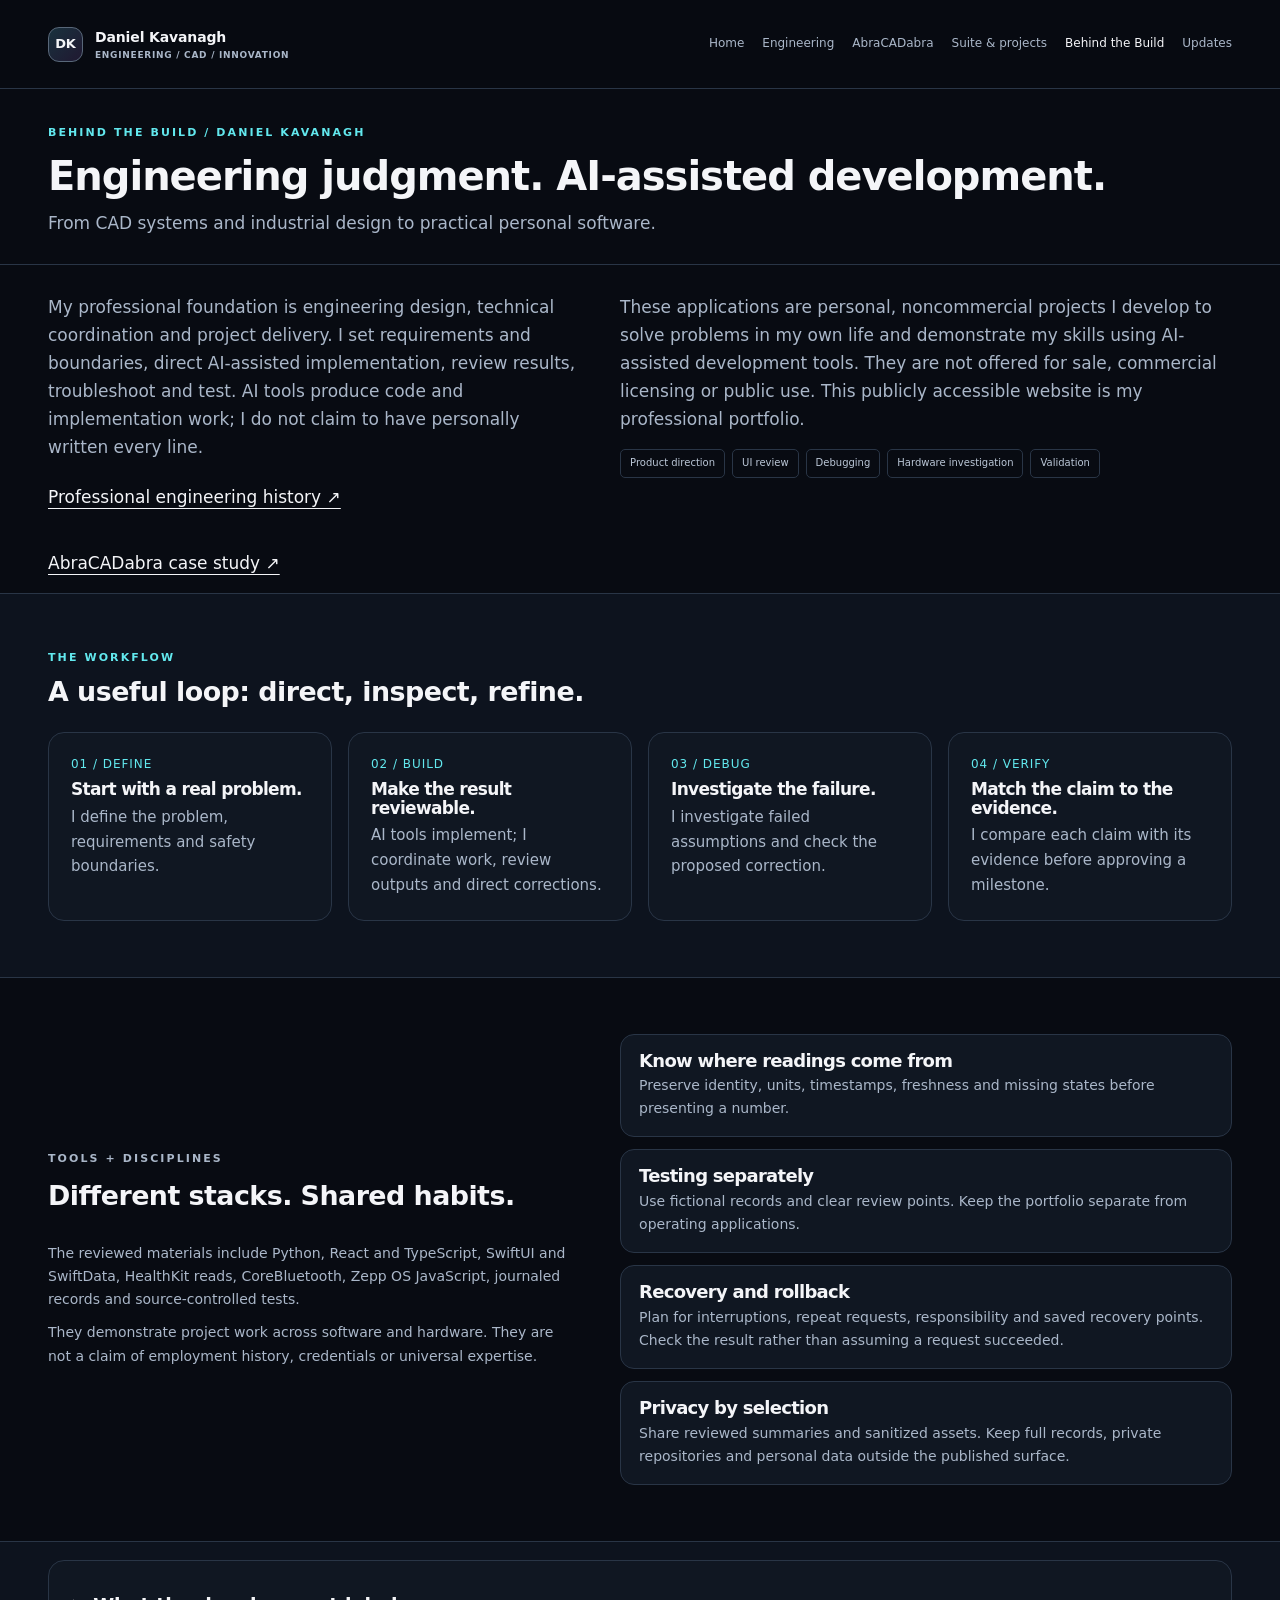
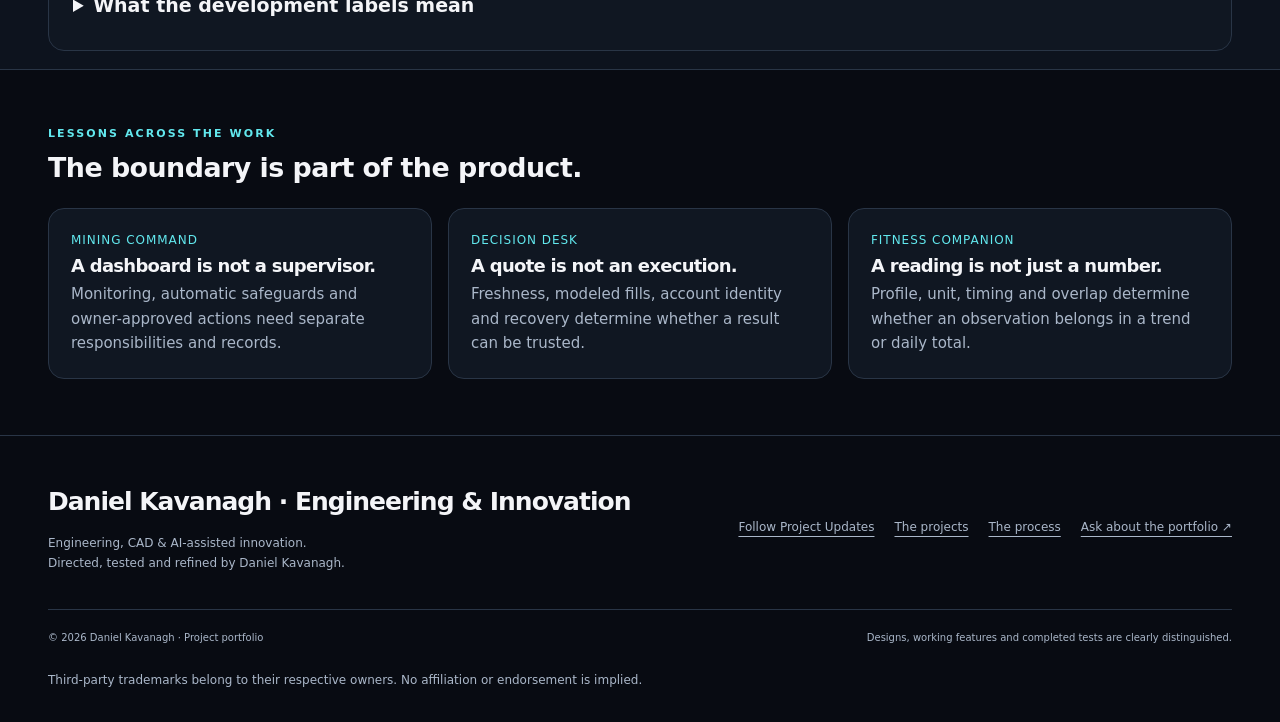
<file: site/behind-the-build.html>
<!doctype html>
<html lang="en"><head><meta charset="utf-8"><meta name="viewport" content="width=device-width,initial-scale=1"><meta name="referrer" content="no-referrer"><meta http-equiv="Content-Security-Policy" content="default-src &#x27;self&#x27;; img-src &#x27;self&#x27; data:; script-src &#x27;self&#x27;; style-src &#x27;self&#x27;; font-src &#x27;self&#x27;; connect-src &#x27;none&#x27;; object-src &#x27;none&#x27;; base-uri &#x27;none&#x27;; form-action &#x27;none&#x27;"><title>Behind the Build | Daniel Kavanagh</title><meta name="description" content="How Daniel Kavanagh directs, reviews, tests and refines AI-assisted software and hardware projects."><meta property="og:type" content="website"><meta property="og:title" content="Behind the Build"><meta property="og:description" content="How Daniel Kavanagh directs, reviews, tests and refines AI-assisted software and hardware projects."><meta property="og:image" content="https://danielkavanagh2021-lgtm.github.io/three-projects-one-builder/assets/images/engineering-social.png"><meta property="og:image:width" content="1200"><meta property="og:image:height" content="630"><meta name="twitter:card" content="summary_large_image"><link rel="icon" href="assets/favicon.svg" type="image/svg+xml"><link rel="stylesheet" href="assets/site.css"><script src="assets/site.js" defer=""></script><link rel="stylesheet" href="assets/follow.css"><link rel="alternate" type="application/rss+xml" title="Daniel Kavanagh project milestones" href="feed.xml"><script src="assets/follow.js" defer=""></script><link rel="canonical" href="https://danielkavanagh2021-lgtm.github.io/three-projects-one-builder/behind-the-build.html"><meta property="og:url" content="https://danielkavanagh2021-lgtm.github.io/three-projects-one-builder/behind-the-build.html"><link rel="stylesheet" href="assets/suite.css"><script src="assets/suite.js" defer=""></script><link rel="stylesheet" href="assets/engineering.css"><script src="assets/engineering.js" defer=""></script><link rel="stylesheet" href="assets/refinement.css"><link rel="stylesheet" href="assets/spacing.css"><link rel="stylesheet" href="assets/concept-c.css"><link rel="stylesheet" href="assets/pages/behind-the-build.css"></head><body class="cyan concept-c"><a class="skip" href="#main">Skip to content</a><header class="site-header"><div class="wrap header-inner"><a class="brand" href="index.html" aria-label="Daniel Kavanagh portfolio home"><span class="brand-mark" aria-hidden="true">DK</span><span>Daniel Kavanagh<small>ENGINEERING / CAD / INNOVATION</small></span></a><button class="menu-toggle" type="button" aria-controls="primary-nav" aria-expanded="false" hidden="">Menu <span aria-hidden="true">☰</span></button><nav class="nav" id="primary-nav" aria-label="Primary"><a href="index.html">Home</a><a href="engineering.html">Engineering</a><a href="abracadabra.html">AbraCADabra</a><a href="index.html#projects">Suite &amp; projects</a><a href="behind-the-build.html" aria-current="page">Behind the Build</a><a href="updates.html">Updates</a></nav></div></header><noscript><p class="no-script">Pages and images remain available without JavaScript. Select an image to see it at full size.</p></noscript><main id="main" tabindex="-1"><section class="cc-band" id="overview"><div class="wrap"><div class="cc-band-in"><div><p class="eyebrow">BEHIND THE BUILD / DANIEL KAVANAGH</p><h1 class="cc-title">Engineering judgment. AI-assisted development.</h1><p class="cc-intro">From CAD systems and industrial design to practical personal software.</p></div></div></div></section><section class="section btb-intro"><div class="wrap"><div class="cc-duo"><div class="cc-duo-text"><p class="intro">My professional foundation is engineering design, technical coordination and project delivery. I set requirements and boundaries, direct AI-assisted implementation, review results, troubleshoot and test. AI tools produce code and implementation work; I do not claim to have personally written every line.</p><div class="engineering-links"><a href="engineering.html">Professional engineering history ↗</a><a href="abracadabra.html">AbraCADabra case study ↗</a></div></div><div class="cc-duo-text"><p class="intro">These applications are personal, noncommercial projects I develop to solve problems in my own life and demonstrate my skills using AI-assisted development tools. They are not offered for sale, commercial licensing or public use. This publicly accessible website is my professional portfolio.</p><div class="tags"><span>Product direction</span><span>UI review</span><span>Debugging</span><span>Hardware investigation</span><span>Validation</span></div></div></div></div></section><section class="section tinted"><div class="wrap"><div class="cc-head-row"><div><p class="eyebrow">THE WORKFLOW</p><h2>A useful loop: direct, inspect, refine.</h2></div></div><div class="cc-cards cols-4"><article class="cc-card"><span class="cc-num">01 / DEFINE</span><h3>Start with a real problem.</h3><p>I define the problem, requirements and safety boundaries.</p></article><article class="cc-card"><span class="cc-num">02 / BUILD</span><h3>Make the result reviewable.</h3><p>AI tools implement; I coordinate work, review outputs and direct corrections.</p></article><article class="cc-card"><span class="cc-num">03 / DEBUG</span><h3>Investigate the failure.</h3><p>I investigate failed assumptions and check the proposed correction.</p></article><article class="cc-card"><span class="cc-num">04 / VERIFY</span><h3>Match the claim to the evidence.</h3><p>I compare each claim with its evidence before approving a milestone.</p></article></div></div></section><section class="section"><div class="wrap"><div class="cc-duo"><div class="cc-duo-text"><p class="eyebrow">TOOLS + DISCIPLINES</p><h2>Different stacks. Shared habits.</h2><p class="comparison-note">The reviewed materials include Python, React and TypeScript, SwiftUI and SwiftData, HealthKit reads, CoreBluetooth, Zepp OS JavaScript, journaled records and source-controlled tests.</p><p class="comparison-note">They demonstrate project work across software and hardware. They are not a claim of employment history, credentials or universal expertise.</p></div><div class="btb-habits"><article><h3>Know where readings come from</h3><p>Preserve identity, units, timestamps, freshness and missing states before presenting a number.</p></article><article><h3>Testing separately</h3><p>Use fictional records and clear review points. Keep the portfolio separate from operating applications.</p></article><article><h3>Recovery and rollback</h3><p>Plan for interruptions, repeat requests, responsibility and saved recovery points. Check the result rather than assuming a request succeeded.</p></article><article><h3>Privacy by selection</h3><p>Share reviewed summaries and sanitized assets. Keep full records, private repositories and personal data outside the published surface.</p></article></div></div></div></section><section class="section tinted btb-defs"><div class="wrap"><details class="technical-detail"><summary>What the development labels mean</summary><div class="section-heading"><div><p class="eyebrow">READING THE STATUS LABELS</p><h2>Know what a test actually proves.</h2></div></div><div class="two-col"><div><article class="definition"><h3>Approved design</h3><p>A selected visual direction. It may be artwork or a simulated interface rather than a working operational path.</p></article><article class="definition"><h3>Implemented</h3><p>The behavior exists in code. Real-equipment tests, installation and full testing may still be needed.</p></article><article class="definition"><h3>Recorded tests</h3><p>A dated test supports a specific result. Where it ran and any known failures still matter.</p></article></div><div><article class="definition"><h3>Experimental</h3><p>An investigation or integration exists but important device, meaning, delivery or reliability gates remain.</p></article><article class="definition"><h3>Planned</h3><p>A documented intention or design. It is not presented as a completed feature.</p></article><article class="definition"><h3>Unknown or unverified</h3><p>Available evidence does not establish the claim. The right response is to name the gap and define the next check.</p></article></div></div></details></div></section><section class="section"><div class="wrap"><div class="cc-head-row"><div><p class="eyebrow">LESSONS ACROSS THE WORK</p><h2>The boundary is part of the product.</h2></div></div><div class="cc-cards"><article class="cc-card"><span class="index">MINING COMMAND</span><h3>A dashboard is not a supervisor.</h3><p>Monitoring, automatic safeguards and owner-approved actions need separate responsibilities and records.</p></article><article class="cc-card"><span class="index">DECISION DESK</span><h3>A quote is not an execution.</h3><p>Freshness, modeled fills, account identity and recovery determine whether a result can be trusted.</p></article><article class="cc-card"><span class="index">FITNESS COMPANION</span><h3>A reading is not just a number.</h3><p>Profile, unit, timing and overlap determine whether an observation belongs in a trend or daily total.</p></article></div></div></section></main><footer class="site-footer"><div class="wrap"><div class="footer-top"><div><strong>Daniel Kavanagh · Engineering &amp; Innovation</strong><p>Engineering, CAD &amp; AI-assisted innovation.<br>Directed, tested and refined by Daniel Kavanagh.</p></div><nav class="footer-nav" aria-label="Footer"><a href="updates.html">Follow Project Updates</a><a href="index.html#projects">The projects</a><a href="behind-the-build.html">The process</a><a href="index.html#ask-site">Ask about the portfolio ↗</a></nav></div><div class="footer-bottom"><span>© 2026 Daniel Kavanagh · Project portfolio</span><span>Designs, working features and completed tests are clearly distinguished.</span></div><p class="fineprint">Third-party trademarks belong to their respective owners. No affiliation or endorsement is implied.</p></div></footer><dialog id="image-viewer" aria-label="Screenshot viewer" aria-describedby="viewer-caption"><div class="viewer-toolbar"><button type="button" class="viewer-prev" aria-label="Previous screenshot">←</button><button type="button" class="viewer-next" aria-label="Next screenshot">→</button><span id="viewer-position" aria-live="polite"></span><button type="button" class="viewer-close" aria-label="Close screenshot viewer">Close ×</button></div><img class="viewer-image" alt=""><p class="viewer-caption" id="viewer-caption"></p><a class="original-link" href="assets/images/engineering-social.png" target="_blank" rel="noopener">Open full-resolution image ↗</a></dialog></body></html>
</file>
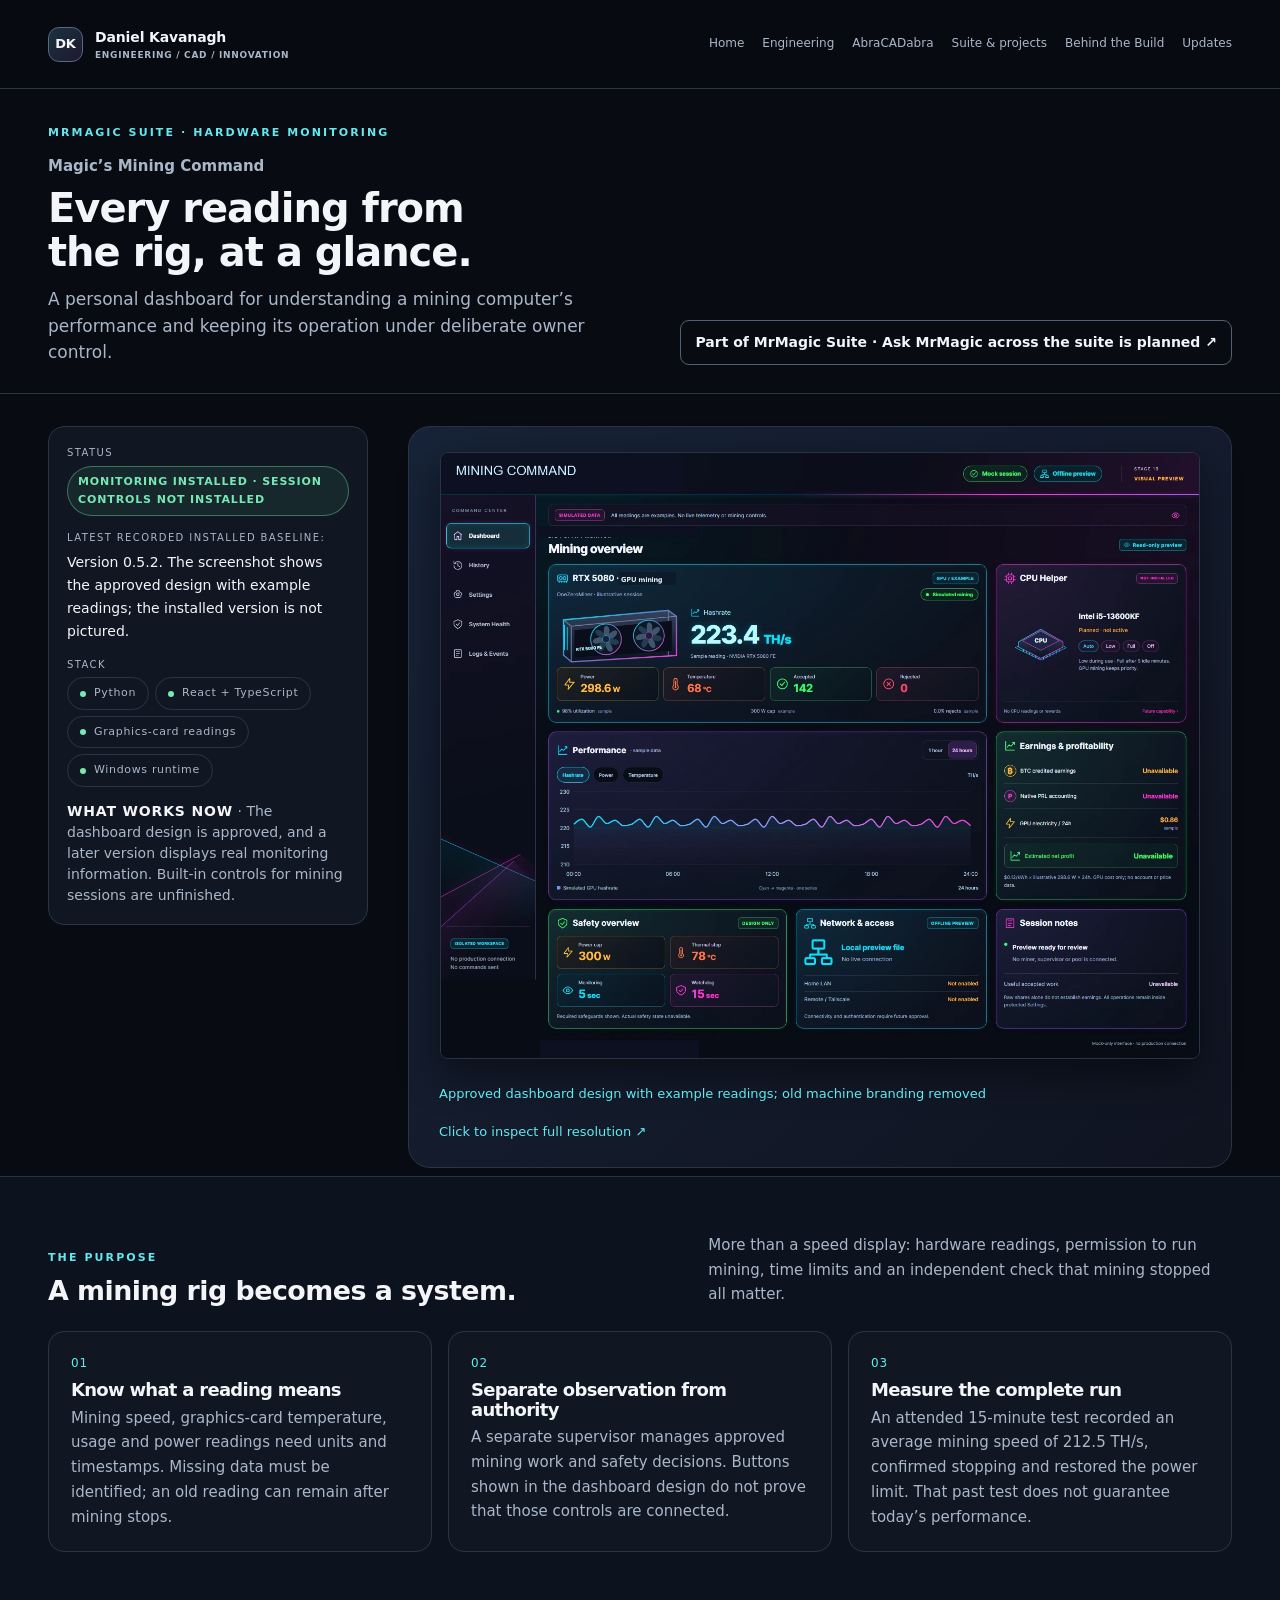
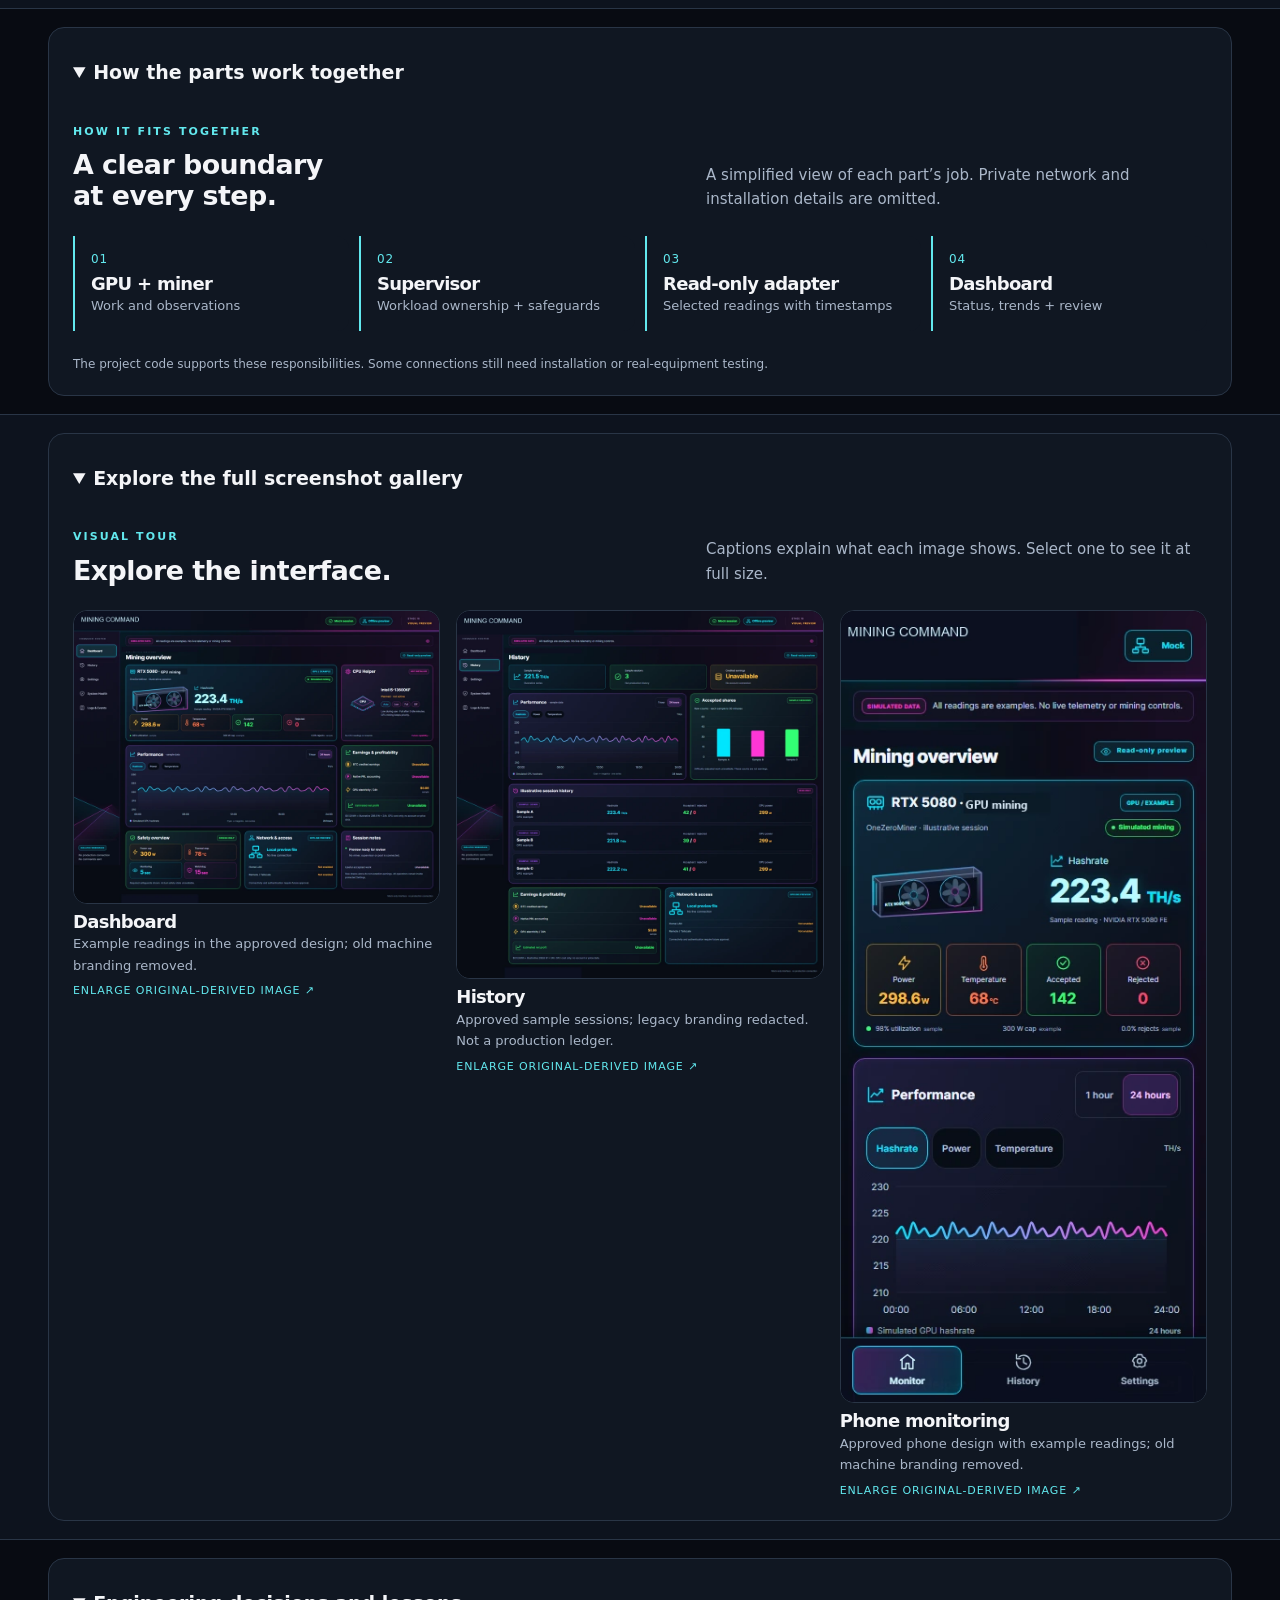
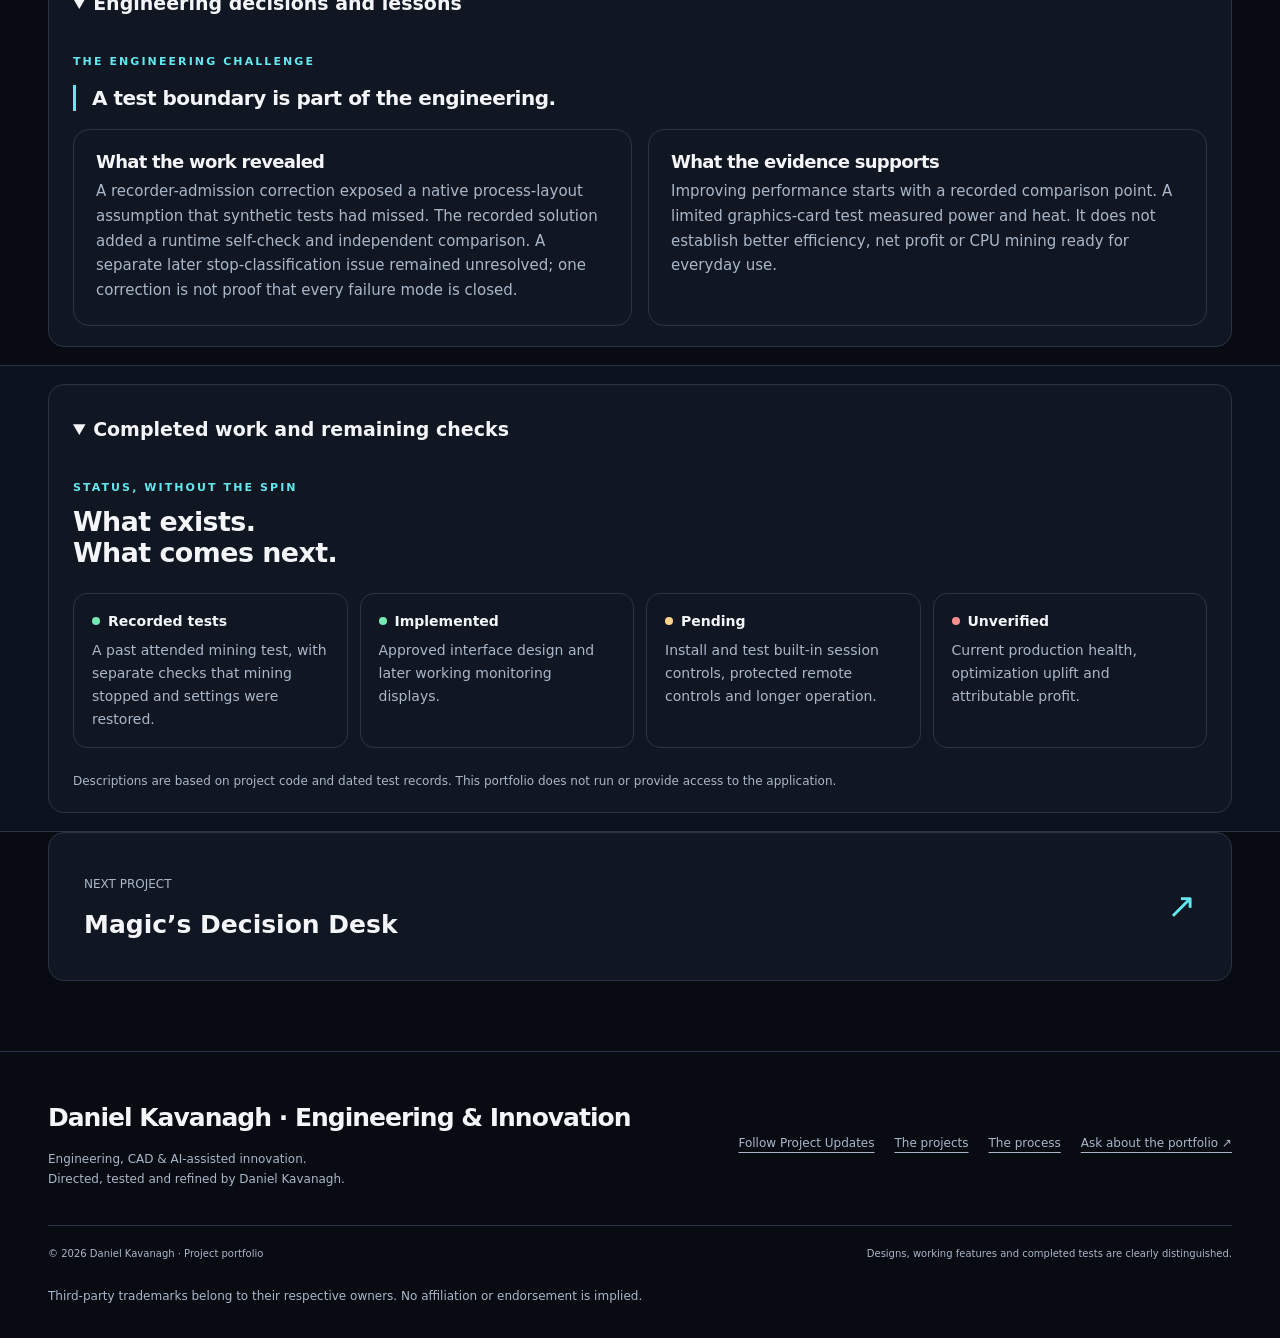
<file: site/big-poppa.html>
<!doctype html>
<html lang="en"><head><meta charset="utf-8"><meta name="viewport" content="width=device-width,initial-scale=1"><meta name="referrer" content="no-referrer"><meta http-equiv="Content-Security-Policy" content="default-src &#x27;self&#x27;; img-src &#x27;self&#x27; data:; script-src &#x27;self&#x27;; style-src &#x27;self&#x27;; font-src &#x27;self&#x27;; connect-src &#x27;none&#x27;; object-src &#x27;none&#x27;; base-uri &#x27;none&#x27;; form-action &#x27;none&#x27;"><title>Magic’s Mining Command | Daniel Kavanagh</title><meta name="description" content="A custom environment for understanding GPU performance, monitoring a mining workload and keeping operational authority deliberate."><meta property="og:type" content="website"><meta property="og:title" content="Magic’s Mining Command"><meta property="og:description" content="A custom environment for understanding GPU performance, monitoring a mining workload and keeping operational authority deliberate."><meta property="og:image" content="https://danielkavanagh2021-lgtm.github.io/three-projects-one-builder/assets/images/engineering-social.png"><meta property="og:image:width" content="1200"><meta property="og:image:height" content="630"><meta name="twitter:card" content="summary_large_image"><link rel="icon" href="assets/favicon.svg" type="image/svg+xml"><link rel="stylesheet" href="assets/site.css"><script src="assets/site.js" defer=""></script><link rel="stylesheet" href="assets/follow.css"><link rel="alternate" type="application/rss+xml" title="Daniel Kavanagh project milestones" href="feed.xml"><script src="assets/follow.js" defer=""></script><link rel="canonical" href="https://danielkavanagh2021-lgtm.github.io/three-projects-one-builder/big-poppa.html"><meta property="og:url" content="https://danielkavanagh2021-lgtm.github.io/three-projects-one-builder/big-poppa.html"><link rel="stylesheet" href="assets/suite.css"><script src="assets/suite.js" defer=""></script><link rel="stylesheet" href="assets/engineering.css"><script src="assets/engineering.js" defer=""></script><link rel="stylesheet" href="assets/refinement.css"><link rel="stylesheet" href="assets/lead.css"><link rel="stylesheet" href="assets/spacing.css"><link rel="stylesheet" href="assets/concept-c.css"><link rel="stylesheet" href="assets/pages/big-poppa.css"></head><body class="cyan concept-c"><a class="skip" href="#main">Skip to content</a><header class="site-header"><div class="wrap header-inner"><a class="brand" href="index.html" aria-label="Daniel Kavanagh portfolio home"><span class="brand-mark" aria-hidden="true">DK</span><span>Daniel Kavanagh<small>ENGINEERING / CAD / INNOVATION</small></span></a><button class="menu-toggle" type="button" aria-controls="primary-nav" aria-expanded="false" hidden="">Menu <span aria-hidden="true">☰</span></button><nav class="nav" id="primary-nav" aria-label="Primary"><a href="index.html">Home</a><a href="engineering.html">Engineering</a><a href="abracadabra.html">AbraCADabra</a><a href="index.html#projects">Suite &amp; projects</a><a href="behind-the-build.html">Behind the Build</a><a href="updates.html">Updates</a></nav></div></header><noscript><p class="no-script">Pages and images remain available without JavaScript. Select an image to see it at full size.</p></noscript><main id="main" tabindex="-1">
<section class="cc-band" id="overview"><div class="wrap"><div class="cc-band-in"><div><p class="eyebrow">MRMAGIC SUITE · HARDWARE MONITORING</p><p class="product-name">Magic’s Mining Command</p><h1 class="cc-title">Every reading from the rig, at a glance.</h1><p class="cc-intro">A personal dashboard for understanding a mining computer’s performance and keeping its operation under deliberate owner control.</p></div><div class="cc-band-cta"><a class="button secondary text-link suite-context" href="index.html#connected-suite">Part of MrMagic Suite · Ask MrMagic across the suite is planned ↗</a></div></div></div></section>
<section class="cc-case" aria-label="Project facts and dashboard screenshot"><div class="wrap cc-case-grid"><dl class="cc-facts"><div><dt>Status</dt><dd><span class="pill-status ok">MONITORING INSTALLED · SESSION CONTROLS NOT INSTALLED</span></dd></div><div><dt>Latest recorded installed baseline:</dt><dd>Version 0.5.2. The screenshot shows the approved design with example readings; the installed version is not pictured.</dd></div><div><dt>Stack</dt><dd class="pills"><span class="pill">Python</span><span class="pill">React + TypeScript</span><span class="pill">Graphics-card readings</span><span class="pill">Windows runtime</span></dd></div><div class="cc-fact-note"><dd class="status-note"><strong>WHAT WORKS NOW</strong> · The dashboard design is approved, and a later version displays real monitoring information. Built-in controls for mining sessions are unfinished.</dd></div></dl><figure class="cc-figure hero-board"><a class="image-link wide-shot" href="assets/images/big-dashboard.webp" data-lightbox="hero" data-caption="Approved dashboard design with example readings; old machine branding removed" aria-label="Enlarge: Approved dashboard design with example readings; old machine branding removed"><img src="assets/images/big-dashboard.webp" alt="Approved dashboard design with example readings; old machine branding removed" width="1440" height="1149" loading="eager" decoding="sync" class="" fetchpriority="high"></a><figcaption><span>Approved dashboard design with example readings; old machine branding removed</span><span>Click to inspect full resolution ↗</span></figcaption></figure></div></section>
<section class="section tinted"><div class="wrap"><div class="cc-head-row"><div><p class="eyebrow">THE PURPOSE</p><h2>A mining rig becomes a system.</h2></div><p>More than a speed display: hardware readings, permission to run mining, time limits and an independent check that mining stopped all matter.</p></div><div class="cc-cards"><article class="cc-card"><span class="index">01</span><h3>Know what a reading means</h3><p>Mining speed, graphics-card temperature, usage and power readings need units and timestamps. Missing data must be identified; an old reading can remain after mining stops.</p></article><article class="cc-card"><span class="index">02</span><h3>Separate observation from authority</h3><p>A separate supervisor manages approved mining work and safety decisions. Buttons shown in the dashboard design do not prove that those controls are connected.</p></article><article class="cc-card"><span class="index">03</span><h3>Measure the complete run</h3><p>An attended 15-minute test recorded an average mining speed of 212.5 TH/s, confirmed stopping and restored the power limit. That past test does not guarantee today’s performance.</p></article></div></div></section>
<section class="section"><div class="wrap"><details class="technical-detail" open><summary>How the parts work together</summary><div class="cc-head-row"><div><p class="eyebrow">HOW IT FITS TOGETHER</p><h2>A clear boundary<br>at every step.</h2></div><p>A simplified view of each part’s job. Private network and installation details are omitted.</p></div><div class="cc-steps" role="list" aria-label="Simplified Big Poppa architecture"><article role="listitem"><span class="cc-step-no">01</span><h3>GPU + miner</h3><p>Work and observations</p></article><article role="listitem"><span class="cc-step-no">02</span><h3>Supervisor</h3><p>Workload ownership + safeguards</p></article><article role="listitem"><span class="cc-step-no">03</span><h3>Read-only adapter</h3><p>Selected readings with timestamps</p></article><article role="listitem"><span class="cc-step-no">04</span><h3>Dashboard</h3><p>Status, trends + review</p></article></div><p class="fineprint">The project code supports these responsibilities. Some connections still need installation or real-equipment testing.</p></details></div></section>
<section class="section tinted" id="gallery"><div class="wrap"><details class="technical-detail" open><summary>Explore the full screenshot gallery</summary><div class="cc-head-row"><div><p class="eyebrow">VISUAL TOUR</p><h2>Explore the interface.</h2></div><p>Captions explain what each image shows. Select one to see it at full size.</p></div><div class="cc-gallery cols-3"><figure><a class="image-link " href="assets/images/big-dashboard.webp" data-lightbox="gallery" data-caption="Example readings in the approved design; old machine branding removed." aria-label="Enlarge: Dashboard"><img src="assets/images/big-dashboard-thumb.webp" alt="Dashboard" width="900" height="718" loading="eager" decoding="sync" class=""></a><figcaption><h3>Dashboard</h3><p>Example readings in the approved design; old machine branding removed.</p><span class="zoom-label">ENLARGE ORIGINAL-DERIVED IMAGE ↗</span></figcaption></figure><figure><a class="image-link " href="assets/images/big-history.webp" data-lightbox="gallery" data-caption="Approved sample sessions; legacy branding redacted. Not a production ledger." aria-label="Enlarge: History"><img src="assets/images/big-history-thumb.webp" alt="History" width="846" height="850" loading="eager" decoding="sync" class=""></a><figcaption><h3>History</h3><p>Approved sample sessions; legacy branding redacted. Not a production ledger.</p><span class="zoom-label">ENLARGE ORIGINAL-DERIVED IMAGE ↗</span></figcaption></figure><figure><a class="image-link " href="assets/images/big-phone.webp" data-lightbox="gallery" data-caption="Approved phone design with example readings; old machine branding removed." aria-label="Enlarge: Phone monitoring"><img src="assets/images/big-phone-thumb.webp" alt="Phone monitoring" width="390" height="844" loading="eager" decoding="sync" class=""></a><figcaption><h3>Phone monitoring</h3><p>Approved phone design with example readings; old machine branding removed.</p><span class="zoom-label">ENLARGE ORIGINAL-DERIVED IMAGE ↗</span></figcaption></figure></div></details></div></section>
<section class="section"><div class="wrap"><details class="technical-detail" open><summary>Engineering decisions and lessons</summary><p class="eyebrow">THE ENGINEERING CHALLENGE</p><p class="pullquote cc-quote">A test boundary is part of the engineering.</p><div class="cc-cards cols-2"><article class="cc-card"><h3>What the work revealed</h3><p>A recorder-admission correction exposed a native process-layout assumption that synthetic tests had missed. The recorded solution added a runtime self-check and independent comparison. A separate later stop-classification issue remained unresolved; one correction is not proof that every failure mode is closed.</p></article><article class="cc-card"><h3>What the evidence supports</h3><p>Improving performance starts with a recorded comparison point. A limited graphics-card test measured power and heat. It does not establish better efficiency, net profit or CPU mining ready for everyday use.</p></article></div></details></div></section>
<section class="section tinted"><div class="wrap"><details class="technical-detail" open><summary>Completed work and remaining checks</summary><div class="cc-head-row"><div><p class="eyebrow">STATUS, WITHOUT THE SPIN</p><h2>What exists.<br>What comes next.</h2></div></div><p class="sr-only">Magic’s Mining Command implementation status</p><div class="cc-status-board"><div class="cc-status-item is-ok"><b>Recorded tests</b><p>A past attended mining test, with separate checks that mining stopped and settings were restored.</p></div><div class="cc-status-item is-ok"><b>Implemented</b><p>Approved interface design and later working monitoring displays.</p></div><div class="cc-status-item is-pending"><b>Pending</b><p>Install and test built-in session controls, protected remote controls and longer operation.</p></div><div class="cc-status-item is-unverified"><b>Unverified</b><p>Current production health, optimization uplift and attributable profit.</p></div></div><p class="fineprint">Descriptions are based on project code and dated test records. This portfolio does not run or provide access to the application.</p></details></div></section>
<div class="wrap"><a class="next-project" href="magics-decision-desk.html"><div><span>NEXT PROJECT</span><strong>Magic’s Decision Desk</strong></div><i aria-hidden="true">↗</i></a></div></main><footer class="site-footer"><div class="wrap"><div class="footer-top"><div><strong>Daniel Kavanagh · Engineering &amp; Innovation</strong><p>Engineering, CAD &amp; AI-assisted innovation.<br>Directed, tested and refined by Daniel Kavanagh.</p></div><nav class="footer-nav" aria-label="Footer"><a href="updates.html">Follow Project Updates</a><a href="index.html#projects">The projects</a><a href="behind-the-build.html">The process</a><a href="index.html#ask-site">Ask about the portfolio ↗</a></nav></div><div class="footer-bottom"><span>© 2026 Daniel Kavanagh · Project portfolio</span><span>Designs, working features and completed tests are clearly distinguished.</span></div><p class="fineprint">Third-party trademarks belong to their respective owners. No affiliation or endorsement is implied.</p></div></footer><dialog id="image-viewer" aria-label="Screenshot viewer" aria-describedby="viewer-caption"><div class="viewer-toolbar"><button type="button" class="viewer-prev" aria-label="Previous screenshot">←</button><button type="button" class="viewer-next" aria-label="Next screenshot">→</button><span id="viewer-position" aria-live="polite"></span><button type="button" class="viewer-close" aria-label="Close screenshot viewer">Close ×</button></div><img class="viewer-image" alt=""><p class="viewer-caption" id="viewer-caption"></p><a class="original-link" href="assets/images/engineering-social.png" target="_blank" rel="noopener">Open full-resolution image ↗</a></dialog></body></html>
</file>
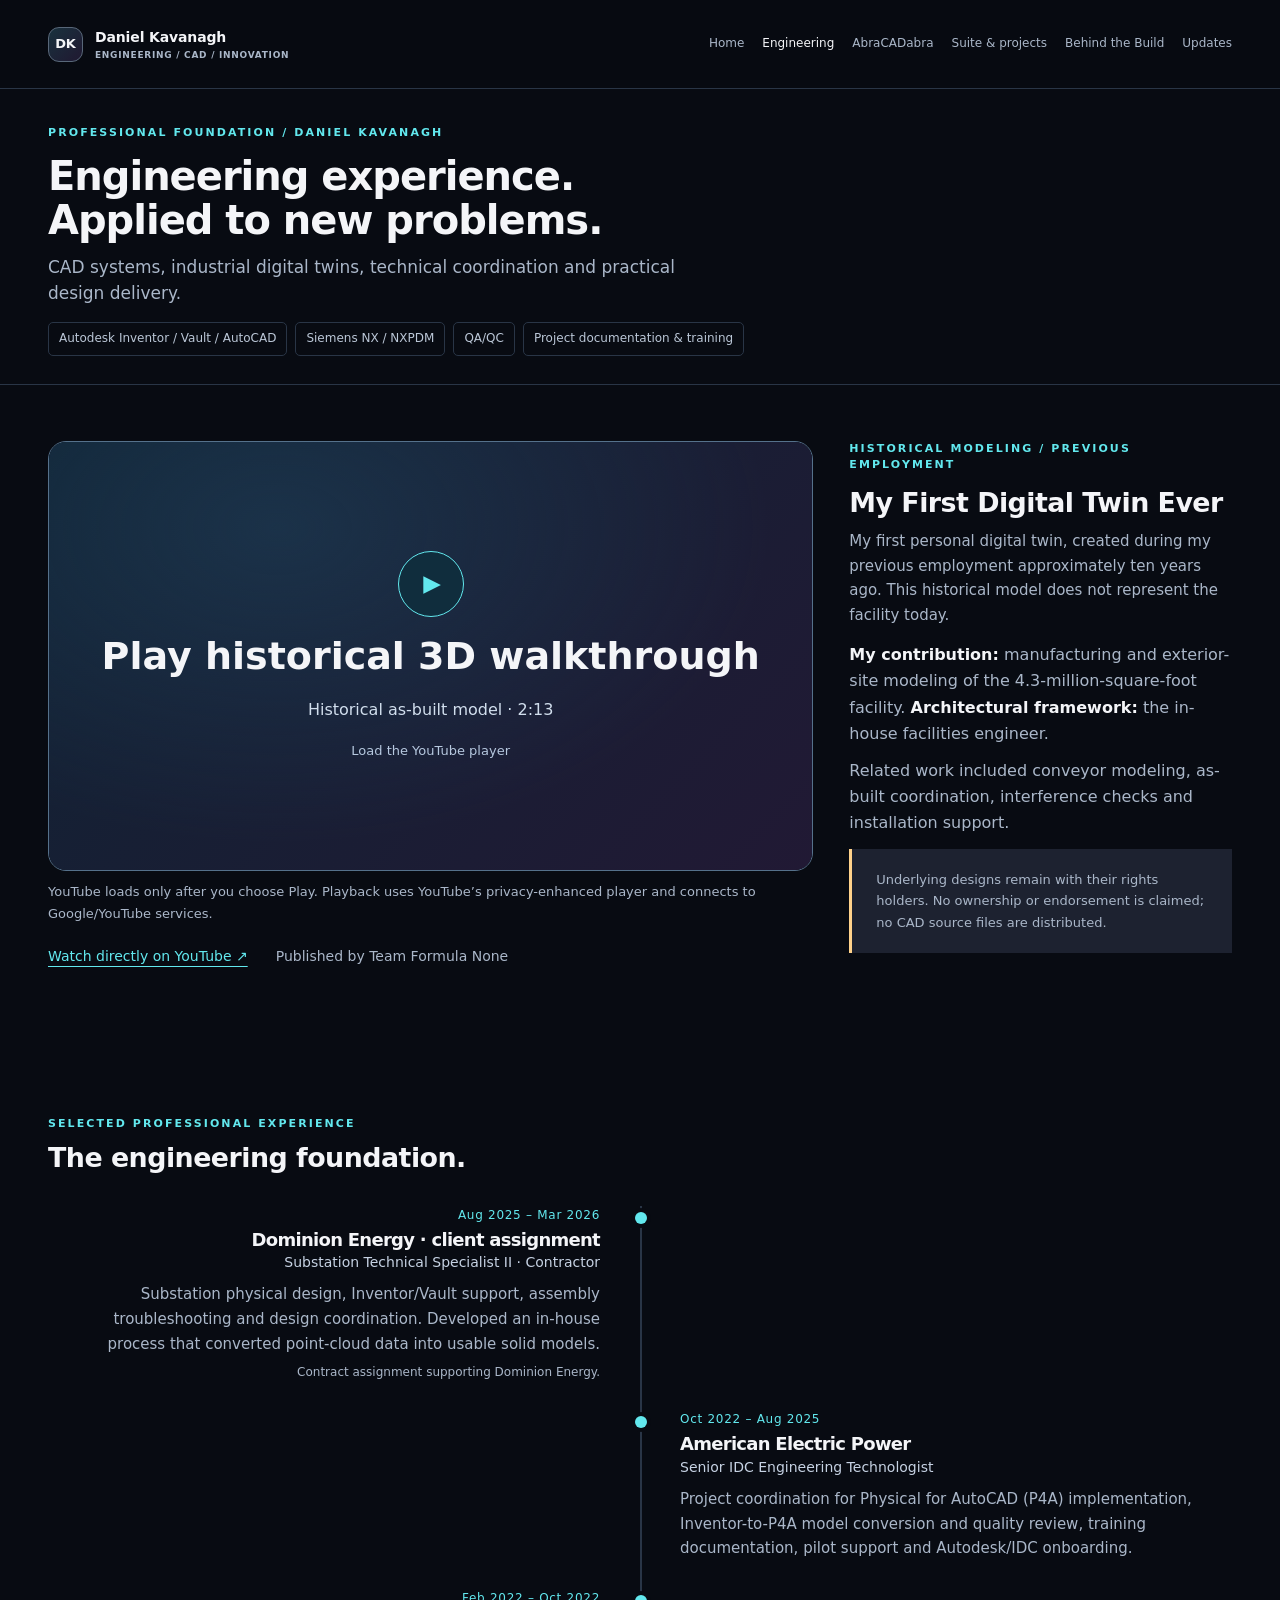
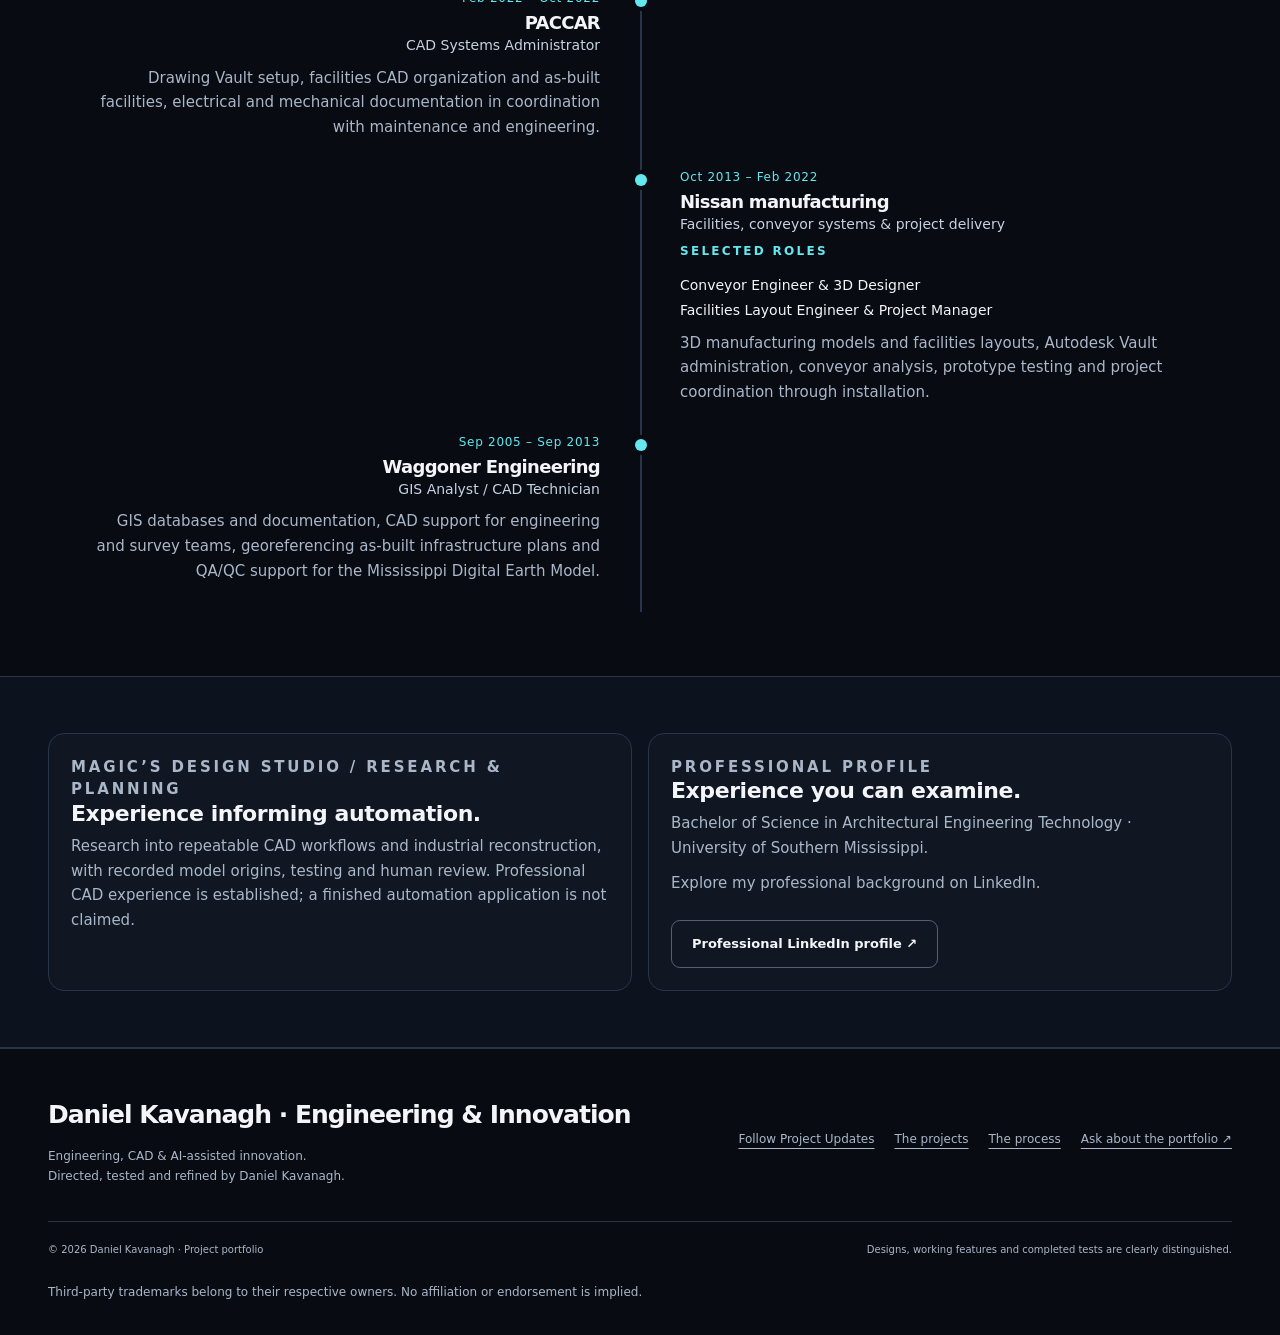
<file: site/engineering.html>
<!doctype html>
<html lang="en"><head><meta charset="utf-8"><meta name="viewport" content="width=device-width,initial-scale=1"><meta name="referrer" content="no-referrer"><meta http-equiv="Content-Security-Policy" content="default-src &#x27;self&#x27;; img-src &#x27;self&#x27; data:; script-src &#x27;self&#x27;; style-src &#x27;self&#x27;; font-src &#x27;self&#x27;; connect-src &#x27;none&#x27;; frame-src https://www.youtube-nocookie.com; object-src &#x27;none&#x27;; base-uri &#x27;none&#x27;; form-action &#x27;none&#x27;"><title>Engineering &amp; CAD | Daniel Kavanagh</title><meta name="description" content="Daniel Kavanagh’s verified CAD, manufacturing, substation and technical coordination experience."><meta property="og:type" content="website"><meta property="og:title" content="Engineering &amp; CAD"><meta property="og:description" content="Daniel Kavanagh’s verified CAD, manufacturing, substation and technical coordination experience."><meta property="og:image" content="https://danielkavanagh2021-lgtm.github.io/three-projects-one-builder/assets/images/engineering-social.png"><meta property="og:image:width" content="1200"><meta property="og:image:height" content="630"><meta name="twitter:card" content="summary_large_image"><link rel="icon" href="assets/favicon.svg" type="image/svg+xml"><link rel="stylesheet" href="assets/site.css"><script src="assets/site.js" defer=""></script><link rel="stylesheet" href="assets/follow.css"><link rel="alternate" type="application/rss+xml" title="Daniel Kavanagh project milestones" href="feed.xml"><script src="assets/follow.js" defer=""></script><link rel="canonical" href="https://danielkavanagh2021-lgtm.github.io/three-projects-one-builder/engineering.html"><meta property="og:url" content="https://danielkavanagh2021-lgtm.github.io/three-projects-one-builder/engineering.html"><link rel="stylesheet" href="assets/suite.css"><script src="assets/suite.js" defer=""></script><link rel="stylesheet" href="assets/engineering.css"><script src="assets/engineering.js" defer=""></script><link rel="stylesheet" href="assets/refinement.css"><link rel="stylesheet" href="assets/spacing.css"><link rel="stylesheet" href="assets/concept-c.css"><link rel="stylesheet" href="assets/pages/engineering.css"></head><body class="cyan concept-c"><a class="skip" href="#main">Skip to content</a><header class="site-header"><div class="wrap header-inner"><a class="brand" href="index.html" aria-label="Daniel Kavanagh portfolio home"><span class="brand-mark" aria-hidden="true">DK</span><span>Daniel Kavanagh<small>ENGINEERING / CAD / INNOVATION</small></span></a><button class="menu-toggle" type="button" aria-controls="primary-nav" aria-expanded="false" hidden="">Menu <span aria-hidden="true">☰</span></button><nav class="nav" id="primary-nav" aria-label="Primary"><a href="index.html">Home</a><a href="engineering.html" aria-current="page">Engineering</a><a href="abracadabra.html">AbraCADabra</a><a href="index.html#projects">Suite &amp; projects</a><a href="behind-the-build.html">Behind the Build</a><a href="updates.html">Updates</a></nav></div></header><noscript><p class="no-script">Pages and images remain available without JavaScript. Select an image to see it at full size.</p></noscript><main id="main" tabindex="-1"><section class="cc-band" id="overview"><div class="wrap"><div class="cc-band-in"><div><p class="eyebrow">PROFESSIONAL FOUNDATION / DANIEL KAVANAGH</p><h1 class="cc-title">Engineering experience.<br>Applied to new problems.</h1><p class="cc-intro">CAD systems, industrial digital twins, technical coordination and practical design delivery.</p></div></div><div class="tags cc-tags"><span>Autodesk Inventor / Vault / AutoCAD</span><span>Siemens NX / NXPDM</span><span>QA/QC</span><span>Project documentation &amp; training</span></div></div></section><section class="section nissan-video-section" id="historical-modeling" aria-labelledby="nissan-video-title"><span id="nissan-digital-twin" aria-hidden="true"></span><div class="wrap"><div class="cc-twin"><div class="cc-twin-media"><div class="video-shell" id="nissan-video-player"><button class="video-load" type="button" id="load-nissan-video" aria-describedby="video-privacy"><span class="video-play-icon" aria-hidden="true">▶</span><strong>Play historical 3D walkthrough</strong><span>Historical as-built model · 2:13</span><small>Load the YouTube player</small></button></div><p id="video-privacy" class="video-privacy">YouTube loads only after you choose Play. Playback uses YouTube’s privacy-enhanced player and connects to Google/YouTube services.</p><p class="video-status" id="video-status" role="status"></p><div class="video-meta"><a href="https://www.youtube.com/watch?v=VVGeANYMzQs" target="_blank" rel="noopener noreferrer">Watch directly on YouTube ↗</a><span>Published by Team Formula None</span></div></div><div class="cc-twin-text"><div class="feature-head"><div><p class="eyebrow">HISTORICAL MODELING / PREVIOUS EMPLOYMENT</p><h2 id="nissan-video-title">My First Digital Twin Ever</h2></div><p class="lead">My first personal digital twin, created during my previous employment approximately ten years ago. This historical model does not represent the facility today.</p></div><div class="video-credit-grid"><p><strong>My contribution:</strong> manufacturing and exterior-site modeling of the 4.3-million-square-foot facility. <strong>Architectural framework:</strong> the in-house facilities engineer.</p><p>Related work included conveyor modeling, as-built coordination, interference checks and installation support.</p></div><p class="scope-note">Underlying designs remain with their rights holders. No ownership or endorsement is claimed; no CAD source files are distributed.</p></div></div></div></section>

<section class="section" id="experience" tabindex="-1"><div class="wrap"><div class="cc-head-row"><div><p class="eyebrow">SELECTED PROFESSIONAL EXPERIENCE</p><h2>The engineering foundation.</h2></div></div><ol class="cc-timeline">
<li><time>Aug 2025 – Mar 2026</time><h3>Dominion Energy · client assignment</h3><span class="org role">Substation Technical Specialist II · Contractor</span><p>Substation physical design, Inventor/Vault support, assembly troubleshooting and design coordination. Developed an in-house process that converted point-cloud data into usable solid models.<span class="fineprint cc-sub">Contract assignment supporting Dominion Energy.</span></p></li>
<li><time>Oct 2022 – Aug 2025</time><h3>American Electric Power</h3><span class="org role">Senior IDC Engineering Technologist</span><p>Project coordination for Physical for AutoCAD (P4A) implementation, Inventor-to-P4A model conversion and quality review, training documentation, pilot support and Autodesk/IDC onboarding.</p></li>
<li><time>Feb 2022 – Oct 2022</time><h3>PACCAR</h3><span class="org role">CAD Systems Administrator</span><p>Drawing Vault setup, facilities CAD organization and as-built facilities, electrical and mechanical documentation in coordination with maintenance and engineering.</p></li>
<li><time>Oct 2013 – Feb 2022</time><h3>Nissan manufacturing</h3><span class="org">Facilities, conveyor systems &amp; project delivery</span><span class="eyebrow cc-sub">SELECTED ROLES</span><ul class="role cc-roles-list"><li>Conveyor Engineer &amp; 3D Designer</li><li>Facilities Layout Engineer &amp; Project Manager</li></ul><p>3D manufacturing models and facilities layouts, Autodesk Vault administration, conveyor analysis, prototype testing and project coordination through installation.</p></li>
<li><time>Sep 2005 – Sep 2013</time><h3>Waggoner Engineering</h3><span class="org role">GIS Analyst / CAD Technician</span><p>GIS databases and documentation, CAD support for engineering and survey teams, georeferencing as-built infrastructure plans and QA/QC support for the Mississippi Digital Earth Model.</p></li></ol></div></section>
<section class="section tinted" id="design-studio"><div class="wrap"><div class="cc-cards cc-two"><div class="cc-card"><p class="eyebrow">MAGIC’S DESIGN STUDIO / RESEARCH &amp; PLANNING</p><h2>Experience informing automation.</h2><p class="lead">Research into repeatable CAD workflows and industrial reconstruction, with recorded model origins, testing and human review. Professional CAD experience is established; a finished automation application is not claimed.</p></div><div class="cc-card" id="resume"><p class="eyebrow">PROFESSIONAL PROFILE</p><h2>Experience you can examine.</h2><p class="lead">Bachelor of Science in Architectural Engineering Technology · University of Southern Mississippi.</p><p>Explore my professional background on LinkedIn.</p><div class="resume-state"><a class="button secondary" href="https://www.linkedin.com/in/daniel-k-9b5102124/" target="_blank" rel="noopener noreferrer">Professional LinkedIn profile ↗</a></div></div></div></div></section>
</main><footer class="site-footer"><div class="wrap"><div class="footer-top"><div><strong>Daniel Kavanagh · Engineering &amp; Innovation</strong><p>Engineering, CAD &amp; AI-assisted innovation.<br>Directed, tested and refined by Daniel Kavanagh.</p></div><nav class="footer-nav" aria-label="Footer"><a href="updates.html">Follow Project Updates</a><a href="index.html#projects">The projects</a><a href="behind-the-build.html">The process</a><a href="index.html#ask-site">Ask about the portfolio ↗</a></nav></div><div class="footer-bottom"><span>© 2026 Daniel Kavanagh · Project portfolio</span><span>Designs, working features and completed tests are clearly distinguished.</span></div><p class="fineprint">Third-party trademarks belong to their respective owners. No affiliation or endorsement is implied.</p></div></footer><dialog id="image-viewer" aria-label="Screenshot viewer" aria-describedby="viewer-caption"><div class="viewer-toolbar"><button type="button" class="viewer-prev" aria-label="Previous screenshot">←</button><button type="button" class="viewer-next" aria-label="Next screenshot">→</button><span id="viewer-position" aria-live="polite"></span><button type="button" class="viewer-close" aria-label="Close screenshot viewer">Close ×</button></div><img class="viewer-image" alt=""><p class="viewer-caption" id="viewer-caption"></p><a class="original-link" href="assets/images/engineering-social.png" target="_blank" rel="noopener">Open full-resolution image ↗</a></dialog></body></html>
</file>
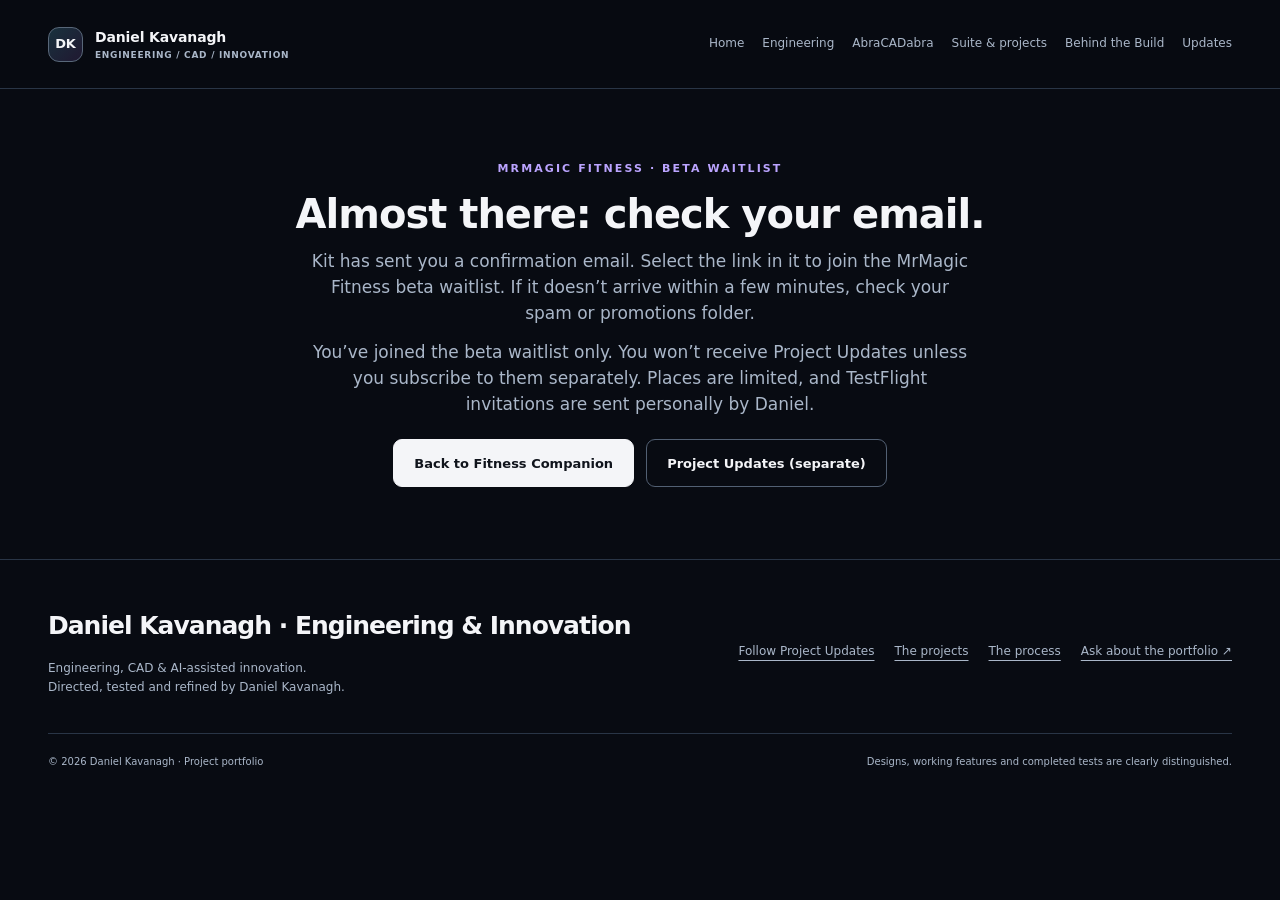
<file: site/fitness-beta-thanks.html>
<!doctype html>
<html lang="en"><head><meta charset="utf-8"><meta name="viewport" content="width=device-width,initial-scale=1"><meta name="referrer" content="no-referrer"><meta http-equiv="Content-Security-Policy" content="default-src &#x27;self&#x27;; img-src &#x27;self&#x27; data:; script-src &#x27;self&#x27;; style-src &#x27;self&#x27;; font-src &#x27;self&#x27;; connect-src &#x27;none&#x27;; object-src &#x27;none&#x27;; base-uri &#x27;none&#x27;; form-action &#x27;none&#x27;"><meta name="robots" content="noindex"><title>Fitness beta waitlist: check your email | Daniel Kavanagh</title><meta name="description" content="Confirmation page for the MrMagic Fitness beta waitlist."><link rel="icon" href="assets/favicon.svg" type="image/svg+xml"><link rel="stylesheet" href="assets/site.css"><script src="assets/site.js" defer=""></script><link rel="stylesheet" href="assets/follow.css"><link rel="stylesheet" href="assets/suite.css"><link rel="stylesheet" href="assets/engineering.css"><link rel="stylesheet" href="assets/refinement.css"><link rel="stylesheet" href="assets/lead.css"><link rel="stylesheet" href="assets/spacing.css"><link rel="stylesheet" href="assets/concept-c.css"></head><body class="violet concept-c"><a class="skip" href="#main">Skip to content</a><header class="site-header"><div class="wrap header-inner"><a class="brand" href="index.html" aria-label="Daniel Kavanagh portfolio home"><span class="brand-mark" aria-hidden="true">DK</span><span>Daniel Kavanagh<small>ENGINEERING / CAD / INNOVATION</small></span></a><button class="menu-toggle" type="button" aria-controls="primary-nav" aria-expanded="false" hidden="">Menu <span aria-hidden="true">☰</span></button><nav class="nav" id="primary-nav" aria-label="Primary"><a href="index.html">Home</a><a href="engineering.html">Engineering</a><a href="abracadabra.html">AbraCADabra</a><a href="index.html#projects">Suite &amp; projects</a><a href="behind-the-build.html">Behind the Build</a><a href="updates.html">Updates</a></nav></div></header><main id="main" tabindex="-1"><section class="cc-thanks"><div class="wrap"><p class="eyebrow">MRMAGIC FITNESS · BETA WAITLIST</p><h1 class="cc-title">Almost there: check your email.</h1><p class="cc-intro">Kit has sent you a confirmation email. Select the link in it to join the MrMagic Fitness beta waitlist. If it doesn’t arrive within a few minutes, check your spam or promotions folder.</p><p class="cc-intro">You’ve joined the beta waitlist only. You won’t receive Project Updates unless you subscribe to them separately. Places are limited, and TestFlight invitations are sent personally by Daniel.</p><div class="actions"><a class="button" href="formula-none-fitness.html">Back to Fitness Companion</a><a class="button secondary" href="updates.html#follow">Project Updates (separate)</a></div></div></section></main><footer class="site-footer"><div class="wrap"><div class="footer-top"><div><strong>Daniel Kavanagh · Engineering &amp; Innovation</strong><p>Engineering, CAD &amp; AI-assisted innovation.<br>Directed, tested and refined by Daniel Kavanagh.</p></div><nav class="footer-nav" aria-label="Footer"><a href="updates.html">Follow Project Updates</a><a href="index.html#projects">The projects</a><a href="behind-the-build.html">The process</a><a href="index.html#ask-site">Ask about the portfolio ↗</a></nav></div><div class="footer-bottom"><span>© 2026 Daniel Kavanagh · Project portfolio</span><span>Designs, working features and completed tests are clearly distinguished.</span></div></div></footer></body></html>
</file>
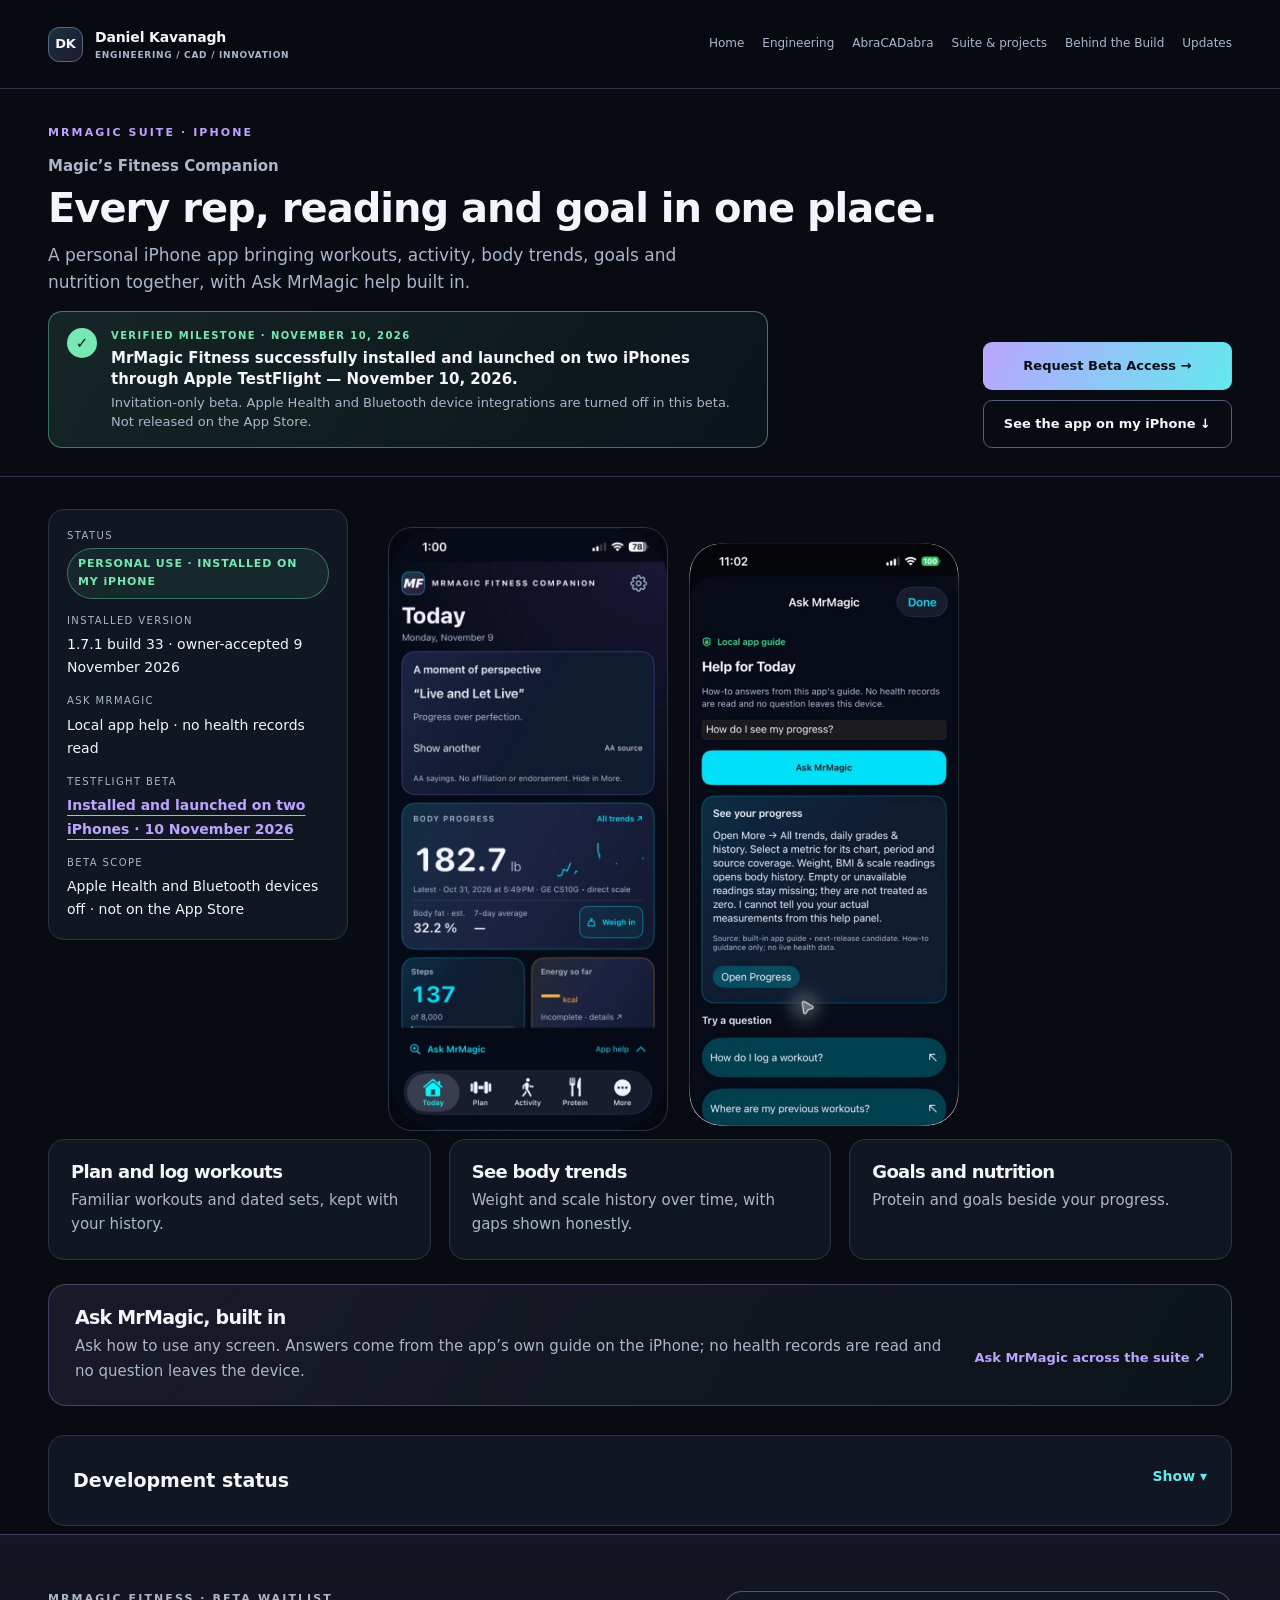
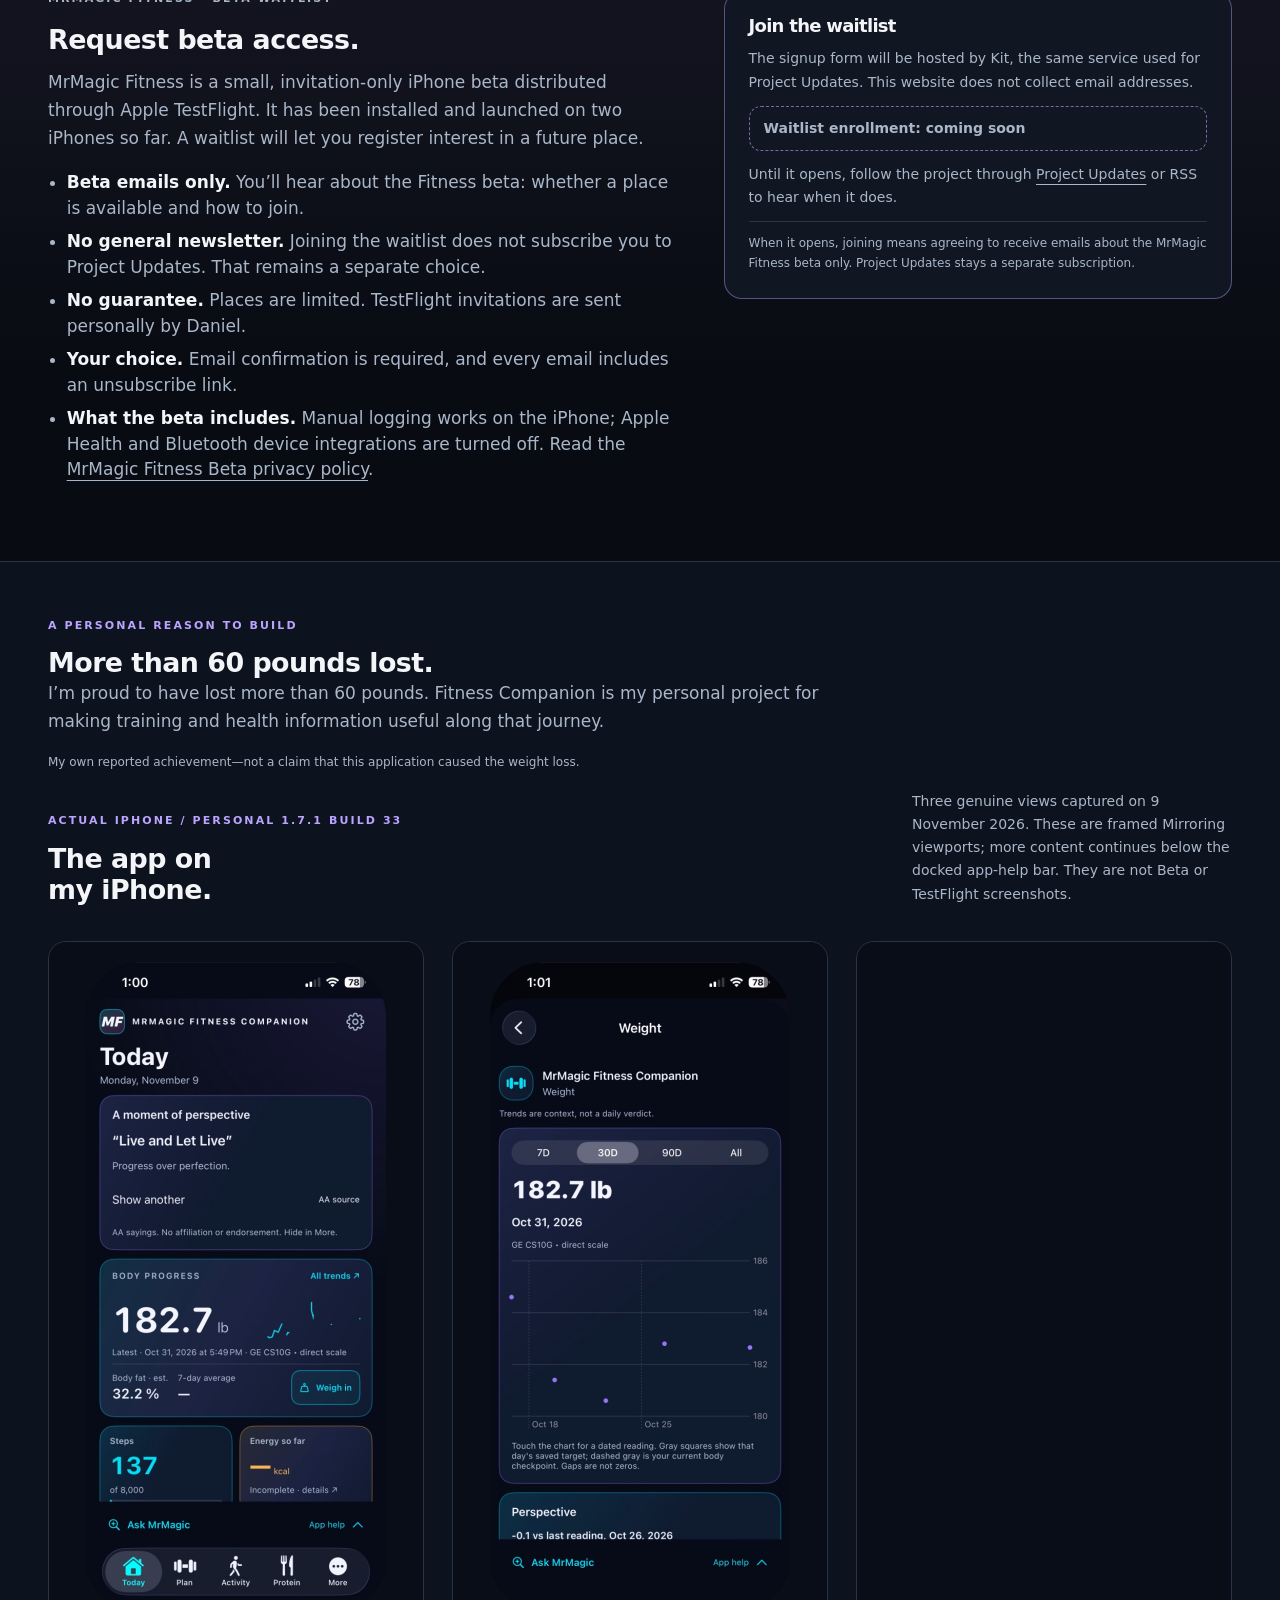
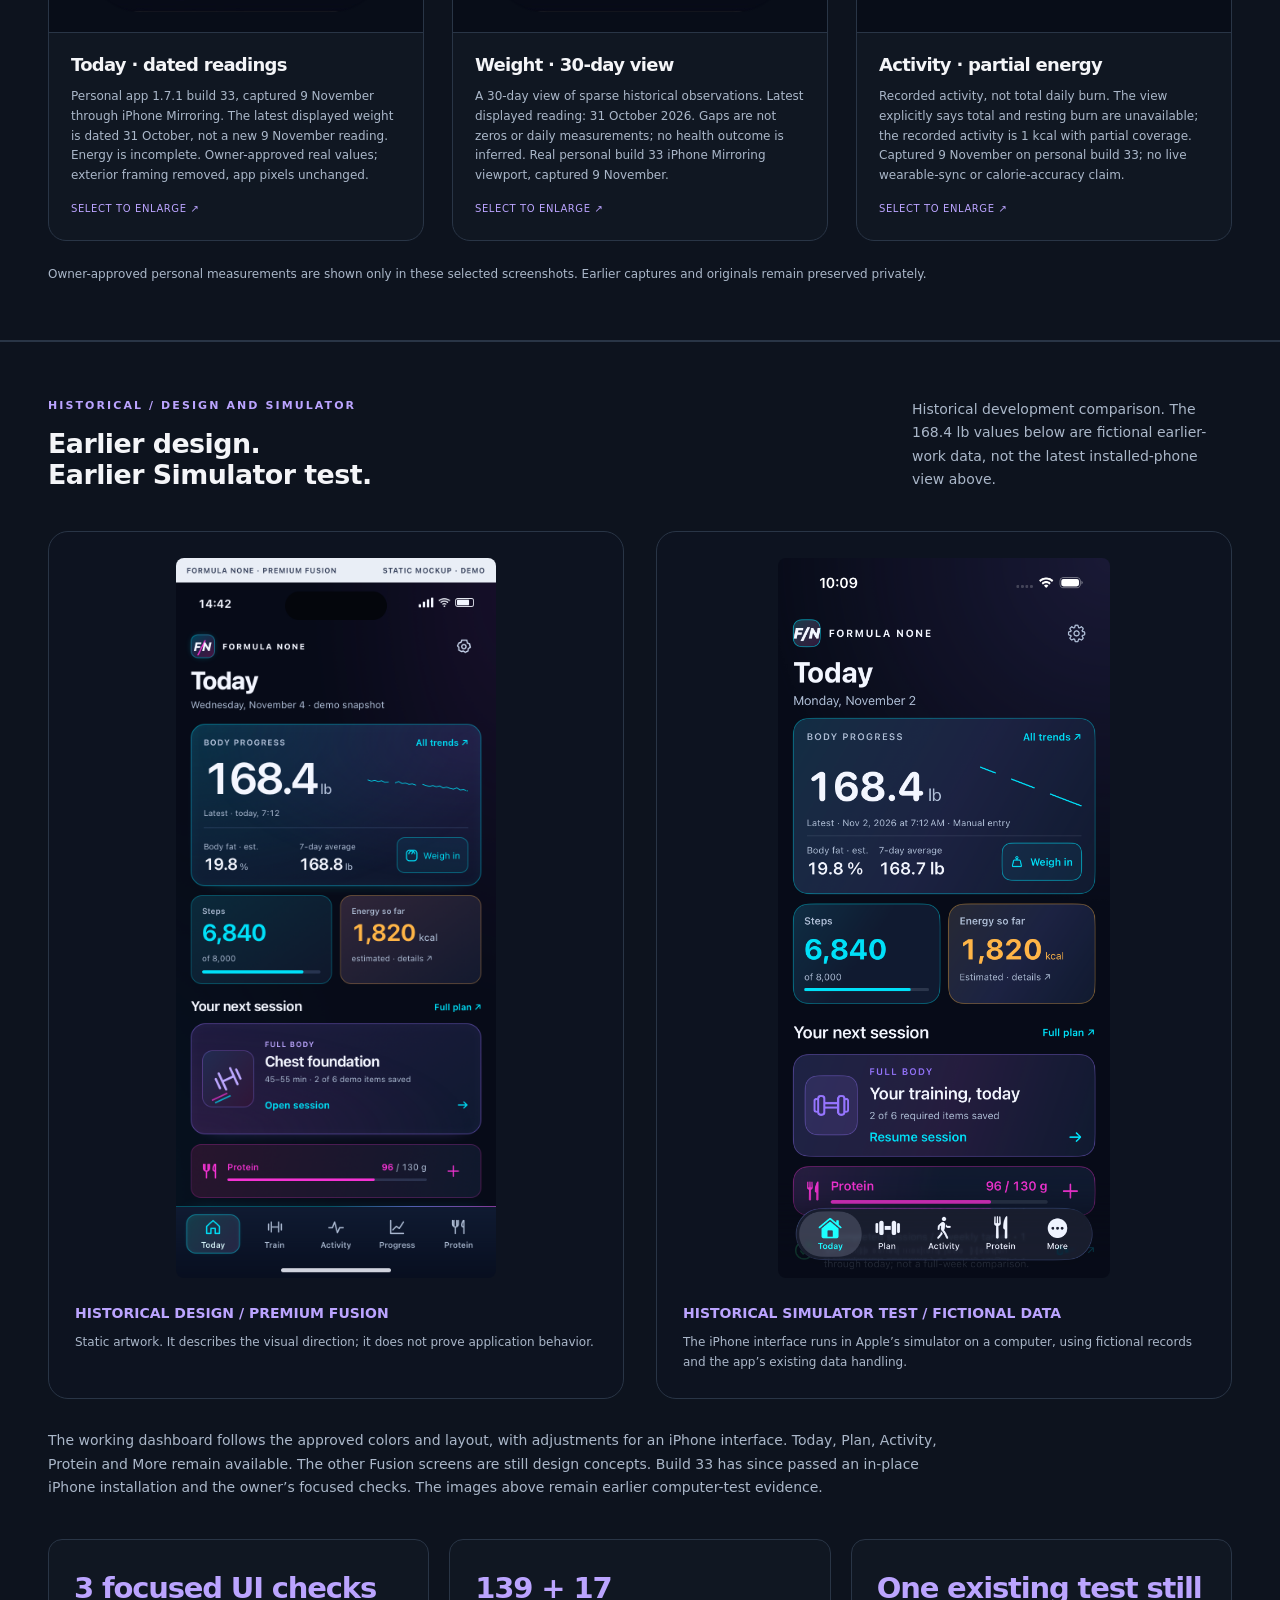
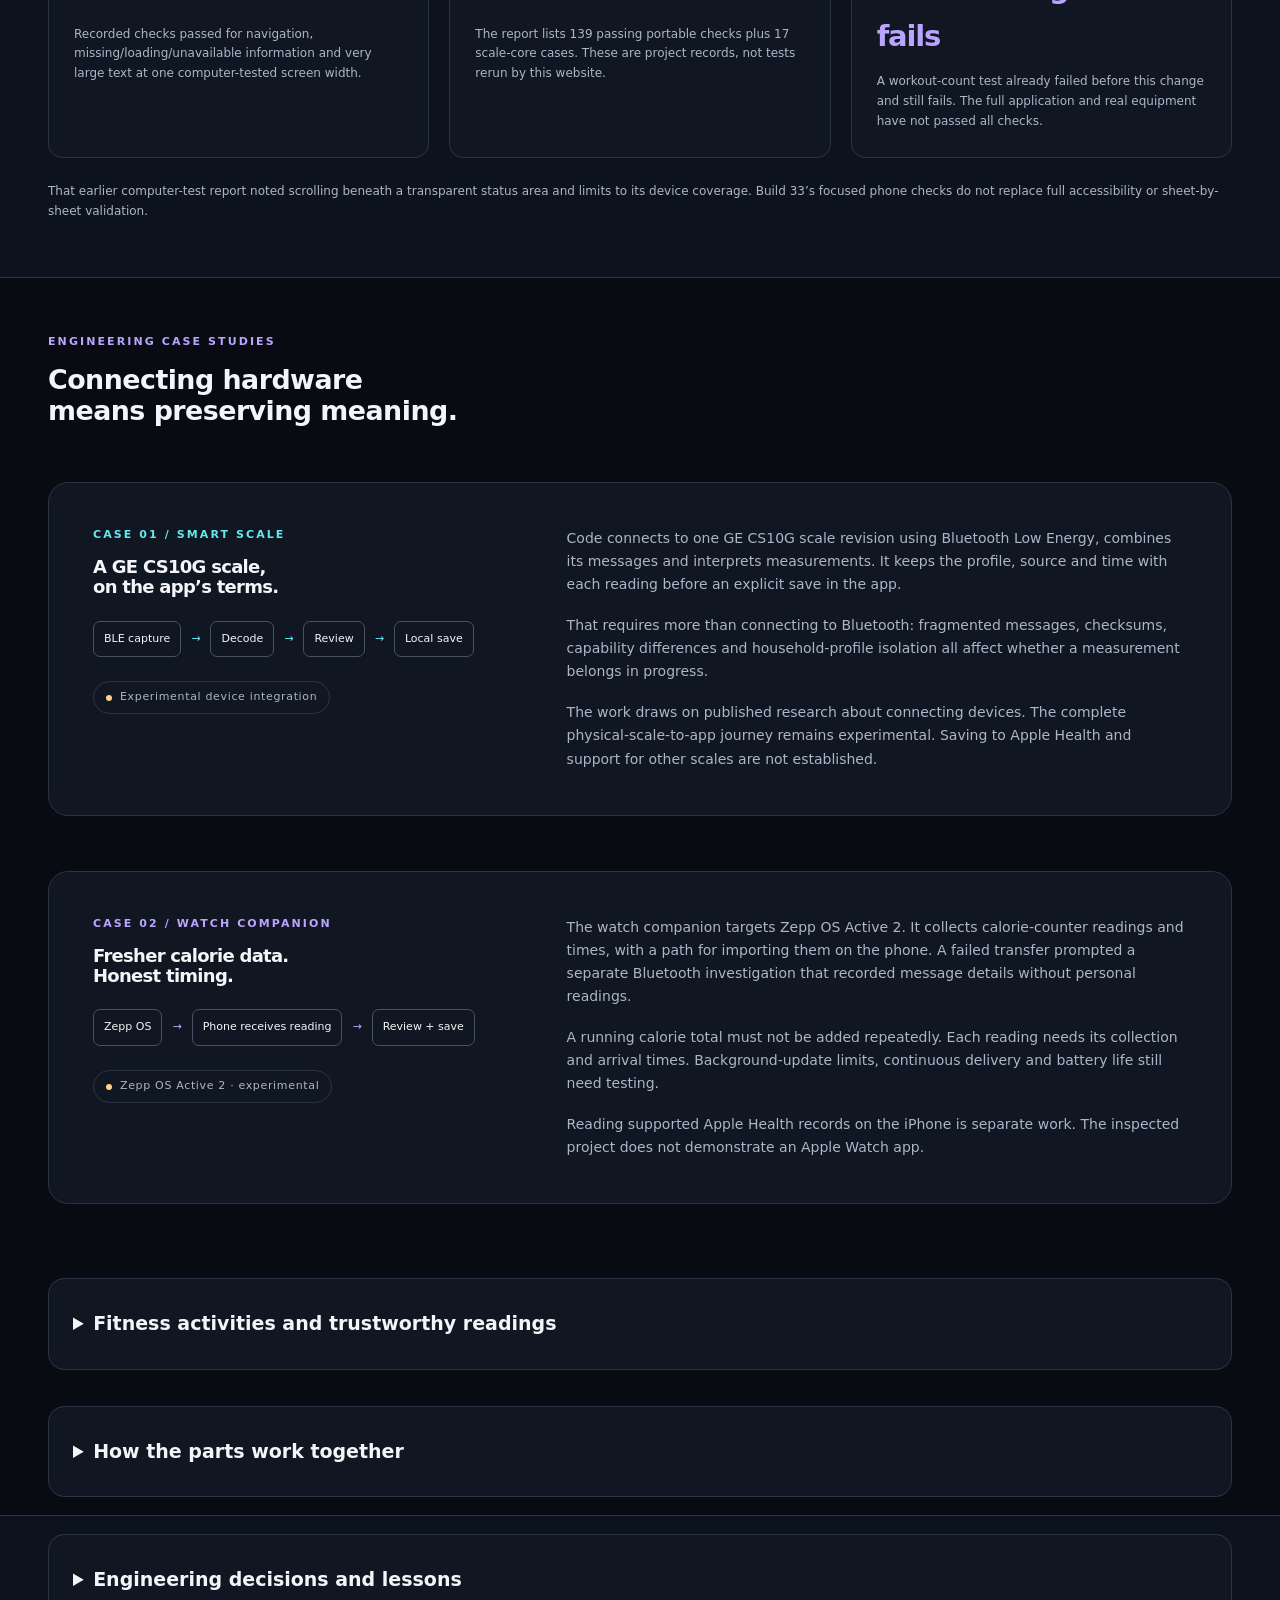
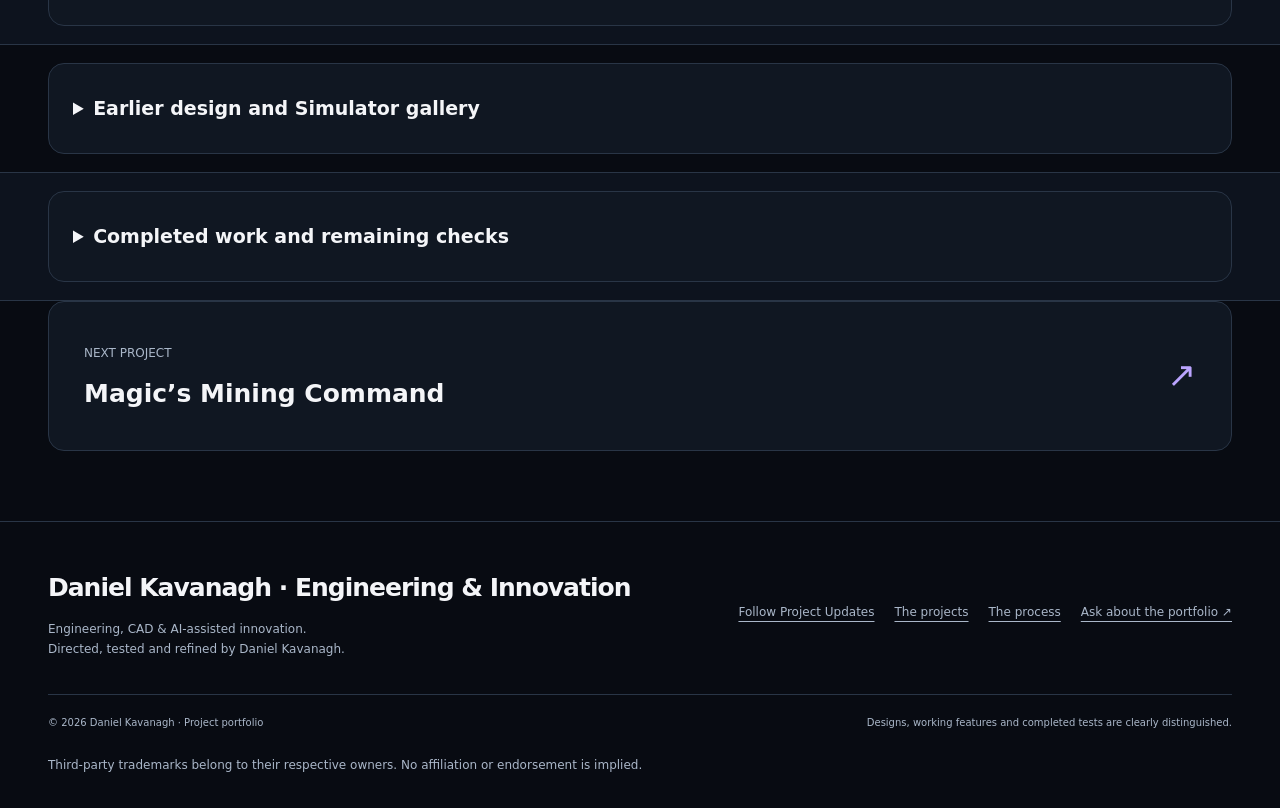
<file: site/formula-none-fitness.html>
<!doctype html>
<html lang="en"><head><meta charset="utf-8"><meta name="viewport" content="width=device-width,initial-scale=1"><meta name="referrer" content="no-referrer"><meta http-equiv="Content-Security-Policy" content="default-src &#x27;self&#x27;; img-src &#x27;self&#x27; data:; script-src &#x27;self&#x27;; style-src &#x27;self&#x27;; font-src &#x27;self&#x27;; connect-src &#x27;none&#x27;; object-src &#x27;none&#x27;; base-uri &#x27;none&#x27;; form-action &#x27;none&#x27;"><title>Magic’s Fitness Companion | Daniel Kavanagh</title><meta name="description" content="A native iOS fitness project bringing workouts, activity, body trends, goals and nutrition together—and investigating the consumer devices behind the data."><meta property="og:type" content="website"><meta property="og:title" content="Magic’s Fitness Companion"><meta property="og:description" content="A native iOS fitness project bringing workouts, activity, body trends, goals and nutrition together—and investigating the consumer devices behind the data."><meta property="og:image" content="https://danielkavanagh2021-lgtm.github.io/three-projects-one-builder/assets/images/engineering-social.png"><meta property="og:image:width" content="1200"><meta property="og:image:height" content="630"><meta name="twitter:card" content="summary_large_image"><link rel="icon" href="assets/favicon.svg" type="image/svg+xml"><link rel="stylesheet" href="assets/site.css"><script src="assets/site.js" defer=""></script><link rel="stylesheet" href="assets/follow.css"><link rel="alternate" type="application/rss+xml" title="Daniel Kavanagh project milestones" href="feed.xml"><script src="assets/follow.js" defer=""></script><link rel="canonical" href="https://danielkavanagh2021-lgtm.github.io/three-projects-one-builder/formula-none-fitness.html"><meta property="og:url" content="https://danielkavanagh2021-lgtm.github.io/three-projects-one-builder/formula-none-fitness.html"><link rel="stylesheet" href="assets/suite.css"><script src="assets/suite.js" defer=""></script><link rel="stylesheet" href="assets/engineering.css"><script src="assets/engineering.js" defer=""></script><link rel="stylesheet" href="assets/refinement.css"><link rel="stylesheet" href="assets/lead.css"><link rel="stylesheet" href="assets/spacing.css"><link rel="stylesheet" href="assets/concept-c.css"></head><body class="violet concept-c"><a class="skip" href="#main">Skip to content</a><header class="site-header"><div class="wrap header-inner"><a class="brand" href="index.html" aria-label="Daniel Kavanagh portfolio home"><span class="brand-mark" aria-hidden="true">DK</span><span>Daniel Kavanagh<small>ENGINEERING / CAD / INNOVATION</small></span></a><button class="menu-toggle" type="button" aria-controls="primary-nav" aria-expanded="false" hidden="">Menu <span aria-hidden="true">☰</span></button><nav class="nav" id="primary-nav" aria-label="Primary"><a href="index.html">Home</a><a href="engineering.html">Engineering</a><a href="abracadabra.html">AbraCADabra</a><a href="index.html#projects">Suite &amp; projects</a><a href="behind-the-build.html">Behind the Build</a><a href="updates.html">Updates</a></nav></div></header><noscript><p class="no-script">Pages and images remain available without JavaScript. Select an image to see it at full size.</p></noscript><main id="main" tabindex="-1"><section class="cc-band" id="overview"><div class="wrap"><div class="cc-band-in"><div><p class="eyebrow">MRMAGIC SUITE · iPHONE</p><p class="product-name">Magic’s Fitness Companion</p><h1 class="cc-title">Every rep, reading and goal in one place.</h1><p class="cc-intro">A personal iPhone app bringing workouts, activity, body trends, goals and nutrition together, with Ask MrMagic help built in.</p><div class="cc-milestone cc-band-milestone"><span class="cc-mark" aria-hidden="true">✓</span><div><small>VERIFIED MILESTONE · NOVEMBER 10, 2026</small><p>MrMagic Fitness successfully installed and launched on two iPhones through Apple TestFlight — November 10, 2026.</p><p>Invitation-only beta. Apple Health and Bluetooth device integrations are turned off in this beta. Not released on the App Store.</p></div></div></div><div class="cc-band-cta"><a class="button cc-beta-cta" href="#beta">Request Beta Access →</a><a class="button secondary" href="#iphone-build33">See the app on my iPhone ↓</a></div></div></div></section><section class="cc-case" aria-label="Project facts and screenshots"><div class="wrap cc-case-grid"><dl class="cc-facts"><div><dt>Status</dt><dd><span class="pill-status ok">PERSONAL USE · INSTALLED ON MY iPHONE</span></dd></div><div><dt>Installed version</dt><dd>1.7.1 build 33 · owner-accepted 9 November 2026</dd></div><div><dt>Ask MrMagic</dt><dd>Local app help · no health records read</dd></div><div><dt>TestFlight beta</dt><dd class="cc-beta-fact"><a href="#beta">Installed and launched on two iPhones · 10 November 2026</a></dd></div><div><dt>Beta scope</dt><dd>Apple Health and Bluetooth devices off · not on the App Store</dd></div></dl><div class="product-shots"><a href="assets/images/fitness-current-today.webp" data-lightbox="fitness-hero" data-caption="Personal app 1.7.1 build 33, captured 9 November through iPhone Mirroring. The latest displayed weight is dated 31 October. Owner-approved real values."><img src="assets/images/fitness-current-today-thumb.webp" alt="Fitness Companion Today screen on iPhone" width="600" height="1300" fetchpriority="high"></a><a href="assets/images/fitness-device-ask-progress-answer.webp" data-lightbox="fitness-hero" data-caption="Actual Ask MrMagic local app help in Fitness Companion on iPhone: how-to guidance only, no health records read."><img class="framed" src="assets/images/fitness-device-ask-progress-answer-thumb.webp" alt="Ask MrMagic answering how to see progress in Fitness Companion" width="624" height="1388"></a></div></div><div class="wrap"><div class="product-features"><div><h3>Plan and log workouts</h3><p>Familiar workouts and dated sets, kept with your history.</p></div><div><h3>See body trends</h3><p>Weight and scale history over time, with gaps shown honestly.</p></div><div><h3>Goals and nutrition</h3><p>Protein and goals beside your progress.</p></div></div><div class="ask-band"><div><h3>Ask MrMagic, built in</h3><p>Ask how to use any screen. Answers come from the app’s own guide on the iPhone; no health records are read and no question leaves the device.</p></div><a class="text-link" href="index.html#connected-suite">Ask MrMagic across the suite ↗</a></div><details class="technical-detail dev-status" id="dev-status"><summary>Development status</summary><p class="legacy-name">Formerly Formula None Fitness. The project history continues under the MrMagic Suite identity.</p><p class="status-note">Magic’s Fitness Companion is a personal-use application. A small invitation-only beta, MrMagic Fitness, is distributed through Apple TestFlight; it is not released on the App Store. This website shares the project story and reviewed documentation.</p><p>A personal iPhone fitness project bringing workouts, activity, body trends, goals and nutrition together—and investigating the consumer devices behind the data.</p><div class="title-meta"><span class="pill">SwiftUI + SwiftData</span><span class="pill">HealthKit reads</span><span class="pill">CoreBluetooth</span><span class="pill">Zepp OS</span></div><p><a class="text-link suite-context" href="index.html#connected-suite">Part of MrMagic Suite · one assistant across the suite is planned ↗</a></p><p class="scope-note"><strong>What works now and what is next:</strong> Version 1.7.1, build 33, was installed as an in-place update on my everyday iPhone and accepted after hands-on checks on 9 November 2026. Existing records and settings were preserved. A separate MrMagic Fitness beta was then distributed through Apple TestFlight: MrMagic Fitness successfully installed and launched on two iPhones through Apple TestFlight — November 10, 2026. Apple Health and Bluetooth device integrations are turned off in that beta, and its features beyond installation and launch are not claimed here. Full accessibility, scale and watch checks remain incomplete. This app is for personal use. <a href="updates.html#fitness-build33-iphone-installation">Read the installation milestone ↗</a></p></details></div></section><section class="section cc-beta" id="beta" aria-labelledby="beta-title"><div class="wrap cc-beta-grid"><div><p class="eyebrow">MRMAGIC FITNESS · BETA WAITLIST</p><h2 id="beta-title">Request beta access.</h2><p>MrMagic Fitness is a small, invitation-only iPhone beta distributed through Apple TestFlight. It has been installed and launched on two iPhones so far. A waitlist will let you register interest in a future place.</p><ul class="clean-list"><li><strong>Beta emails only.</strong> You’ll hear about the Fitness beta: whether a place is available and how to join.</li><li><strong>No general newsletter.</strong> Joining the waitlist does not subscribe you to Project Updates. That remains a separate choice.</li><li><strong>No guarantee.</strong> Places are limited. TestFlight invitations are sent personally by Daniel.</li><li><strong>Your choice.</strong> Email confirmation is required, and every email includes an unsubscribe link.</li><li><strong>What the beta includes.</strong> Manual logging works on the iPhone; Apple Health and Bluetooth device integrations are turned off. Read the <a href="privacy/mrmagic-fitness-beta.html">MrMagic Fitness Beta privacy policy</a>.</li></ul></div><aside class="cc-beta-card" aria-labelledby="beta-card-title"><h3 id="beta-card-title">Join the waitlist</h3><p>The signup form will be hosted by Kit, the same service used for Project Updates. This website does not collect email addresses.</p><p class="cc-soon">Waitlist enrollment: coming soon</p><p>Until it opens, follow the project through <a href="updates.html#follow">Project Updates</a> or RSS to hear when it does.</p><p class="cc-consent">When it opens, joining means agreeing to receive emails about the MrMagic Fitness beta only. Project Updates stays a separate subscription.</p></aside></div></section><section class="section tinted" id="iphone-build33"><div class="wrap"><div class="section-heading"><div><div class="personal-achievement"><p class="eyebrow">A PERSONAL REASON TO BUILD</p><h2>More than 60 pounds lost.</h2><p>I’m proud to have lost more than 60 pounds. Fitness Companion is my personal project for making training and health information useful along that journey.</p><p class="fineprint">My own reported achievement—not a claim that this application caused the weight loss.</p></div><p class="eyebrow">ACTUAL iPHONE / PERSONAL 1.7.1 BUILD 33</p><h2>The app on<br>my iPhone.</h2></div><p>Three genuine views captured on 9 November 2026. These are framed Mirroring viewports; more content continues below the docked app-help bar. They are not Beta or TestFlight screenshots.</p></div><div class="gallery phones current-iphone"><figure><a class="image-link" href="assets/images/fitness-current-today.webp" data-lightbox="current33" data-caption="Personal app 1.7.1 build 33, captured 9 November through iPhone Mirroring. The latest displayed weight is dated 31 October, not a new 9 November reading. Energy is incomplete. Owner-approved real values; exterior framing removed, app pixels unchanged." aria-label="Enlarge: Today · dated readings"><img src="assets/images/fitness-current-today-thumb.webp" alt="Today · dated readings" width="600" height="1300" loading="lazy" decoding="async"></a><figcaption><h3>Today · dated readings</h3><p>Personal app 1.7.1 build 33, captured 9 November through iPhone Mirroring. The latest displayed weight is dated 31 October, not a new 9 November reading. Energy is incomplete. Owner-approved real values; exterior framing removed, app pixels unchanged.</p><span class="zoom-label">SELECT TO ENLARGE ↗</span></figcaption></figure><figure><a class="image-link" href="assets/images/fitness-current-weight.webp" data-lightbox="current33" data-caption="A 30-day view of sparse historical observations. Latest displayed reading: 31 October 2026. Gaps are not zeros or daily measurements; no health outcome is inferred. Real personal build 33 iPhone Mirroring viewport, captured 9 November." aria-label="Enlarge: Weight · 30-day view"><img src="assets/images/fitness-current-weight-thumb.webp" alt="Weight · 30-day view" width="600" height="1300" loading="lazy" decoding="async"></a><figcaption><h3>Weight · 30-day view</h3><p>A 30-day view of sparse historical observations. Latest displayed reading: 31 October 2026. Gaps are not zeros or daily measurements; no health outcome is inferred. Real personal build 33 iPhone Mirroring viewport, captured 9 November.</p><span class="zoom-label">SELECT TO ENLARGE ↗</span></figcaption></figure><figure><a class="image-link" href="assets/images/fitness-current-activity.webp" data-lightbox="current33" data-caption="Recorded activity, not total daily burn. The view explicitly says total and resting burn are unavailable; the recorded activity is 1 kcal with partial coverage. Captured 9 November on personal build 33; no live wearable-sync or calorie-accuracy claim." aria-label="Enlarge: Activity · partial energy"><img src="assets/images/fitness-current-activity-thumb.webp" alt="Activity · partial energy" width="600" height="1300" loading="lazy" decoding="async"></a><figcaption><h3>Activity · partial energy</h3><p>Recorded activity, not total daily burn. The view explicitly says total and resting burn are unavailable; the recorded activity is 1 kcal with partial coverage. Captured 9 November on personal build 33; no live wearable-sync or calorie-accuracy claim.</p><span class="zoom-label">SELECT TO ENLARGE ↗</span></figcaption></figure></div><p class="fineprint">Owner-approved personal measurements are shown only in these selected screenshots. Earlier captures and originals remain preserved privately.</p></div></section><section class="section tinted" id="today-m1"><div class="wrap"><div class="section-heading"><div><p class="eyebrow">HISTORICAL / DESIGN AND SIMULATOR</p><h2>Earlier design.<br>Earlier Simulator test.</h2></div><p>Historical development comparison. The 168.4 lb values below are fictional earlier-work data, not the latest installed-phone view above.</p></div><div class="comparison"><figure><a class="image-link " href="assets/images/fitness-dashboard.webp" data-lightbox="comparison" data-caption="Approved static Premium Fusion Today artwork" aria-label="Enlarge: Approved static Premium Fusion Today artwork"><img src="assets/images/fitness-dashboard.webp" alt="Approved static Premium Fusion Today artwork" width="786" height="1764" loading="eager" decoding="sync" class=""></a><figcaption><strong>HISTORICAL DESIGN / PREMIUM FUSION</strong>Static artwork. It describes the visual direction; it does not prove application behavior.</figcaption></figure><figure><a class="image-link " href="assets/images/m1-populated-top.webp" data-lightbox="comparison" data-caption="Historical earlier Today Simulator test with fictional records" aria-label="Enlarge: Historical earlier Today Simulator test with fictional records"><img src="assets/images/m1-populated-top.webp" alt="Historical earlier Today Simulator test with fictional records" width="1178" height="2556" loading="eager" decoding="sync" class=""></a><figcaption><strong>HISTORICAL SIMULATOR TEST / FICTIONAL DATA</strong>The iPhone interface runs in Apple’s simulator on a computer, using fictional records and the app’s existing data handling.</figcaption></figure></div><p class="comparison-note">The working dashboard follows the approved colors and layout, with adjustments for an iPhone interface. Today, Plan, Activity, Protein and More remain available. The other Fusion screens are still design concepts. Build 33 has since passed an in-place iPhone installation and the owner’s focused checks. The images above remain earlier computer-test evidence.</p><div class="tests"><article class="test-card"><strong>3 focused UI checks</strong><p>Recorded checks passed for navigation, missing/loading/unavailable information and very large text at one computer-tested screen width.</p></article><article class="test-card"><strong>139 + 17</strong><p>The report lists 139 passing portable checks plus 17 scale-core cases. These are project records, not tests rerun by this website.</p></article><article class="test-card"><strong>One existing test still fails</strong><p>A workout-count test already failed before this change and still fails. The full application and real equipment have not passed all checks.</p></article></div><p class="fineprint">That earlier computer-test report noted scrolling beneath a transparent status area and limits to its device coverage. Build 33’s focused phone checks do not replace full accessibility or sheet-by-sheet validation.</p></div></section><section class="section"><div class="wrap"><div class="section-heading"><div><p class="eyebrow">ENGINEERING CASE STUDIES</p><h2>Connecting hardware<br>means preserving meaning.</h2></div></div><article class="case-study cyan"><div><p class="eyebrow">CASE 01 / SMART SCALE</p><h3>A GE CS10G scale,<br>on the app’s terms.</h3><div class="mini-flow" aria-label="Scale data flow"><b>BLE capture</b><span aria-hidden="true">→</span><b>Decode</b><span aria-hidden="true">→</span><b>Review</b><span aria-hidden="true">→</span><b>Local save</b></div><span class="pill amber">Experimental device integration</span></div><div class="case-body"><p>Code connects to one GE CS10G scale revision using Bluetooth Low Energy, combines its messages and interprets measurements. It keeps the profile, source and time with each reading before an explicit save in the app.</p><p>That requires more than connecting to Bluetooth: fragmented messages, checksums, capability differences and household-profile isolation all affect whether a measurement belongs in progress.</p><p>The work draws on published research about connecting devices. The complete physical-scale-to-app journey remains experimental. Saving to Apple Health and support for other scales are not established.</p></div></article><article class="case-study violet"><div><p class="eyebrow">CASE 02 / WATCH COMPANION</p><h3>Fresher calorie data.<br>Honest timing.</h3><div class="mini-flow" aria-label="Watch data flow"><b>Zepp OS</b><span aria-hidden="true">→</span><b>Phone receives reading</b><span aria-hidden="true">→</span><b>Review + save</b></div><span class="pill amber">Zepp OS Active 2 · experimental</span></div><div class="case-body"><p>The watch companion targets Zepp OS Active 2. It collects calorie-counter readings and times, with a path for importing them on the phone. A failed transfer prompted a separate Bluetooth investigation that recorded message details without personal readings.</p><p>A running calorie total must not be added repeatedly. Each reading needs its collection and arrival times. Background-update limits, continuous delivery and battery life still need testing.</p><p>Reading supported Apple Health records on the iPhone is separate work. The inspected project does not demonstrate an Apple Watch app.</p></div></article></div></section><section class="section"><div class="wrap"><details class="technical-detail"><summary>Fitness activities and trustworthy readings</summary><div class="section-heading"><div><p class="eyebrow">THE PURPOSE</p><h2>Fitness software at the hardware boundary.</h2></div><p>The native app now has an owner-accepted iPhone update. Current iPhone Mirroring captures are shown first; the comparison and older gallery remain computer-test evidence or approved design artwork. Scale and watch experiments add challenges with device messages, timing and keeping readings attached to the right person.</p></div><div class="three-col"><article class="insight violet"><span class="index">01</span><h3>Train and record</h3><p>Existing app code handles workout plans, exercise records, activity, goals and nutrition. The Today dashboard changes their presentation while preserving that data handling and navigation.</p></article><article class="insight violet"><span class="index">02</span><h3>Keep missing data honest</h3><p>Body trends show gaps and comparison points from each source. Energy calculations track missing or overlapping periods. Missing information is shown clearly rather than replaced with invented zeros.</p></article><article class="insight violet"><span class="index">03</span><h3>Explore the hardware</h3><p>The GE CS10G scale and Zepp OS Active 2 companion have substantial connection code. The complete journey from real equipment to the app still needs hands-on testing.</p></article></div></details></div></section><section class="section"><div class="wrap"><details class="technical-detail"><summary>How the parts work together</summary><div class="section-heading"><div><p class="eyebrow">HOW IT FITS TOGETHER</p><h2>A clear boundary<br>at every step.</h2></div><p>A simplified view of each part’s job. Private network and installation details are omitted.</p></div><div class="flow" role="list" aria-label="Simplified Magic’s Fitness Companion architecture"><article role="listitem"><span>01</span><h3>Inputs</h3><p>Manual records + Health reads</p></article><article role="listitem"><span>02</span><h3>Native models</h3><p>Identity, dates + persistence</p></article><article role="listitem"><span>03</span><h3>Domain engines</h3><p>Energy + progress rules</p></article><article role="listitem"><span>04</span><h3>SwiftUI</h3><p>Today + existing destinations</p></article></div><p class="fineprint">The project code supports these responsibilities. Some connections still need real-equipment testing; the accepted iPhone installation does not validate every integration.</p></details></div></section><section class="section tinted"><div class="wrap"><details class="technical-detail"><summary>Engineering decisions and lessons</summary><p class="eyebrow">THE ENGINEERING CHALLENGE</p><p class="pullquote">A valid packet can still be the wrong measurement.</p><div class="two-col"><div><h3>What the work revealed</h3><p>Hardware integration must preserve profile identity, timing, units and meaning. A packet can decode correctly yet belong to another profile; a repeated daily calorie counter must not be summed as a stream. Those are product correctness problems as much as connectivity problems.</p></div><div><h3>What the evidence supports</h3><p>The available companion targets Zepp OS Active 2. Apple Health reads on iPhone are a separate integration. No native Apple Watch/watchOS application or uninterrupted calorie-reporting capability is claimed.</p></div></div></details></div></section><section class="section"><div class="wrap"><details class="technical-detail"><summary>Earlier design and Simulator gallery</summary><div class="section-heading"><div><p class="eyebrow">VISUAL TOUR</p><h2>Explore the interface.</h2></div><p>Captions explain what each image shows. Select one to see it at full size.</p></div><div class="gallery phones"><figure><a class="image-link " href="assets/images/fitness-workouts.webp" data-lightbox="gallery" data-caption="Approved Fusion design artwork; separate from the working Today dashboard." aria-label="Enlarge: Workouts"><img src="assets/images/fitness-workouts-thumb.webp" alt="Workouts" width="379" height="850" loading="eager" decoding="sync" class=""></a><figcaption><h3>Workouts</h3><p>Approved Fusion design artwork; separate from the working Today dashboard.</p><span class="zoom-label">ENLARGE ORIGINAL-DERIVED IMAGE ↗</span></figcaption></figure><figure><a class="image-link " href="assets/images/fitness-activity.webp" data-lightbox="gallery" data-caption="Approved artwork with fictional energy and movement values." aria-label="Enlarge: Activity"><img src="assets/images/fitness-activity-thumb.webp" alt="Activity" width="379" height="850" loading="eager" decoding="sync" class=""></a><figcaption><h3>Activity</h3><p>Approved artwork with fictional energy and movement values.</p><span class="zoom-label">ENLARGE ORIGINAL-DERIVED IMAGE ↗</span></figcaption></figure><figure><a class="image-link " href="assets/images/fitness-progress.webp" data-lightbox="gallery" data-caption="Approved body-trend design with fictional records." aria-label="Enlarge: Progress"><img src="assets/images/fitness-progress-thumb.webp" alt="Progress" width="379" height="850" loading="eager" decoding="sync" class=""></a><figcaption><h3>Progress</h3><p>Approved body-trend design with fictional records.</p><span class="zoom-label">ENLARGE ORIGINAL-DERIVED IMAGE ↗</span></figcaption></figure><figure><a class="image-link " href="assets/images/fitness-goals.webp" data-lightbox="gallery" data-caption="Approved target-setting design, not a medical recommendation." aria-label="Enlarge: Goals"><img src="assets/images/fitness-goals-thumb.webp" alt="Goals" width="379" height="850" loading="eager" decoding="sync" class=""></a><figcaption><h3>Goals</h3><p>Approved target-setting design, not a medical recommendation.</p><span class="zoom-label">ENLARGE ORIGINAL-DERIVED IMAGE ↗</span></figcaption></figure><figure><a class="image-link " href="assets/images/fitness-nutrition.webp" data-lightbox="gallery" data-caption="Approved artwork with fictional meal entries." aria-label="Enlarge: Protein and nutrition"><img src="assets/images/fitness-nutrition-thumb.webp" alt="Protein and nutrition" width="379" height="850" loading="eager" decoding="sync" class=""></a><figcaption><h3>Protein and nutrition</h3><p>Approved artwork with fictional meal entries.</p><span class="zoom-label">ENLARGE ORIGINAL-DERIVED IMAGE ↗</span></figcaption></figure><figure><a class="image-link " href="assets/images/fitness-settings.webp" data-lightbox="gallery" data-caption="Approved design artwork; the Today dashboard keeps the app’s existing destinations." aria-label="Enlarge: Navigation and Settings"><img src="assets/images/fitness-settings-thumb.webp" alt="Navigation and Settings" width="379" height="850" loading="eager" decoding="sync" class=""></a><figcaption><h3>Navigation and Settings</h3><p>Approved design artwork; the Today dashboard keeps the app’s existing destinations.</p><span class="zoom-label">ENLARGE ORIGINAL-DERIVED IMAGE ↗</span></figcaption></figure></div></details></div></section><section class="section tinted"><div class="wrap"><details class="technical-detail"><summary>Completed work and remaining checks</summary><div class="section-heading"><div><p class="eyebrow">STATUS, WITHOUT THE SPIN</p><h2>What exists.<br>What comes next.</h2></div></div><table class="status-table"><caption class="sr-only">Magic’s Fitness Companion implementation status</caption><tbody><tr><th scope="row">Installed + owner accepted</th><td>Version 1.7.1 build 33: in-place iPhone update, normal launch and cold reopen; familiar workouts, body/scale history, settings and data library retained. The owner checked Today, Plan, Activity, Protein, More and Progress.</td></tr><tr><th scope="row">TestFlight beta · verified</th><td>MrMagic Fitness successfully installed and launched on two iPhones through Apple TestFlight — November 10, 2026. Apple Health and Bluetooth device integrations are turned off in this beta. Features beyond installation and launch are not claimed here.</td></tr><tr><th scope="row">Local Ask MrMagic help</th><td>Owner checked the extra-set answer and entry points. This deterministic app-help feature does not read personal records, store queries or call an external AI service. The shared cross-app assistant remains planned.</td></tr><tr><th scope="row">Designed / not yet working</th><td>Fusion Workouts, Activity, Progress, Goals, Nutrition and Settings visual redesigns.</td></tr><tr><th scope="row">Experimental</th><td>GE CS10G direct capture and Zepp companion delivery paths.</td></tr><tr><th scope="row">Not established</th><td>Complete sheet-by-sheet coverage, VoiceOver and largest-text runtime checks remain outstanding. No new live scale/watch exchange was tested; continuous watch updates and a native Apple Watch app are not established.</td></tr></tbody></table><p class="fineprint">The MacBook development receipt and owner’s physical-iPhone checks support this milestone; Portfolio Codex did not operate the phone. An existing workout-count test defect remains unresolved, and supplemental sets still do not change legacy two-set totals. The beta is distributed only by invitation through Apple TestFlight; there is no App Store release. This portfolio does not provide access to the app.</p></details></div></section><div class="wrap"><a class="next-project" href="big-poppa.html"><div><span>NEXT PROJECT</span><strong>Magic’s Mining Command</strong></div><i aria-hidden="true">↗</i></a></div></main><footer class="site-footer"><div class="wrap"><div class="footer-top"><div><strong>Daniel Kavanagh · Engineering &amp; Innovation</strong><p>Engineering, CAD &amp; AI-assisted innovation.<br>Directed, tested and refined by Daniel Kavanagh.</p></div><nav class="footer-nav" aria-label="Footer"><a href="updates.html">Follow Project Updates</a><a href="index.html#projects">The projects</a><a href="behind-the-build.html">The process</a><a href="index.html#ask-site">Ask about the portfolio ↗</a></nav></div><div class="footer-bottom"><span>© 2026 Daniel Kavanagh · Project portfolio</span><span>Designs, working features and completed tests are clearly distinguished.</span></div><p class="fineprint">Third-party trademarks belong to their respective owners. No affiliation or endorsement is implied.</p></div></footer><dialog id="image-viewer" aria-label="Screenshot viewer" aria-describedby="viewer-caption"><div class="viewer-toolbar"><button type="button" class="viewer-prev" aria-label="Previous screenshot">←</button><button type="button" class="viewer-next" aria-label="Next screenshot">→</button><span id="viewer-position" aria-live="polite"></span><button type="button" class="viewer-close" aria-label="Close screenshot viewer">Close ×</button></div><img class="viewer-image" alt=""><p class="viewer-caption" id="viewer-caption"></p><a class="original-link" href="assets/images/engineering-social.png" target="_blank" rel="noopener">Open full-resolution image ↗</a></dialog></body></html>
</file>
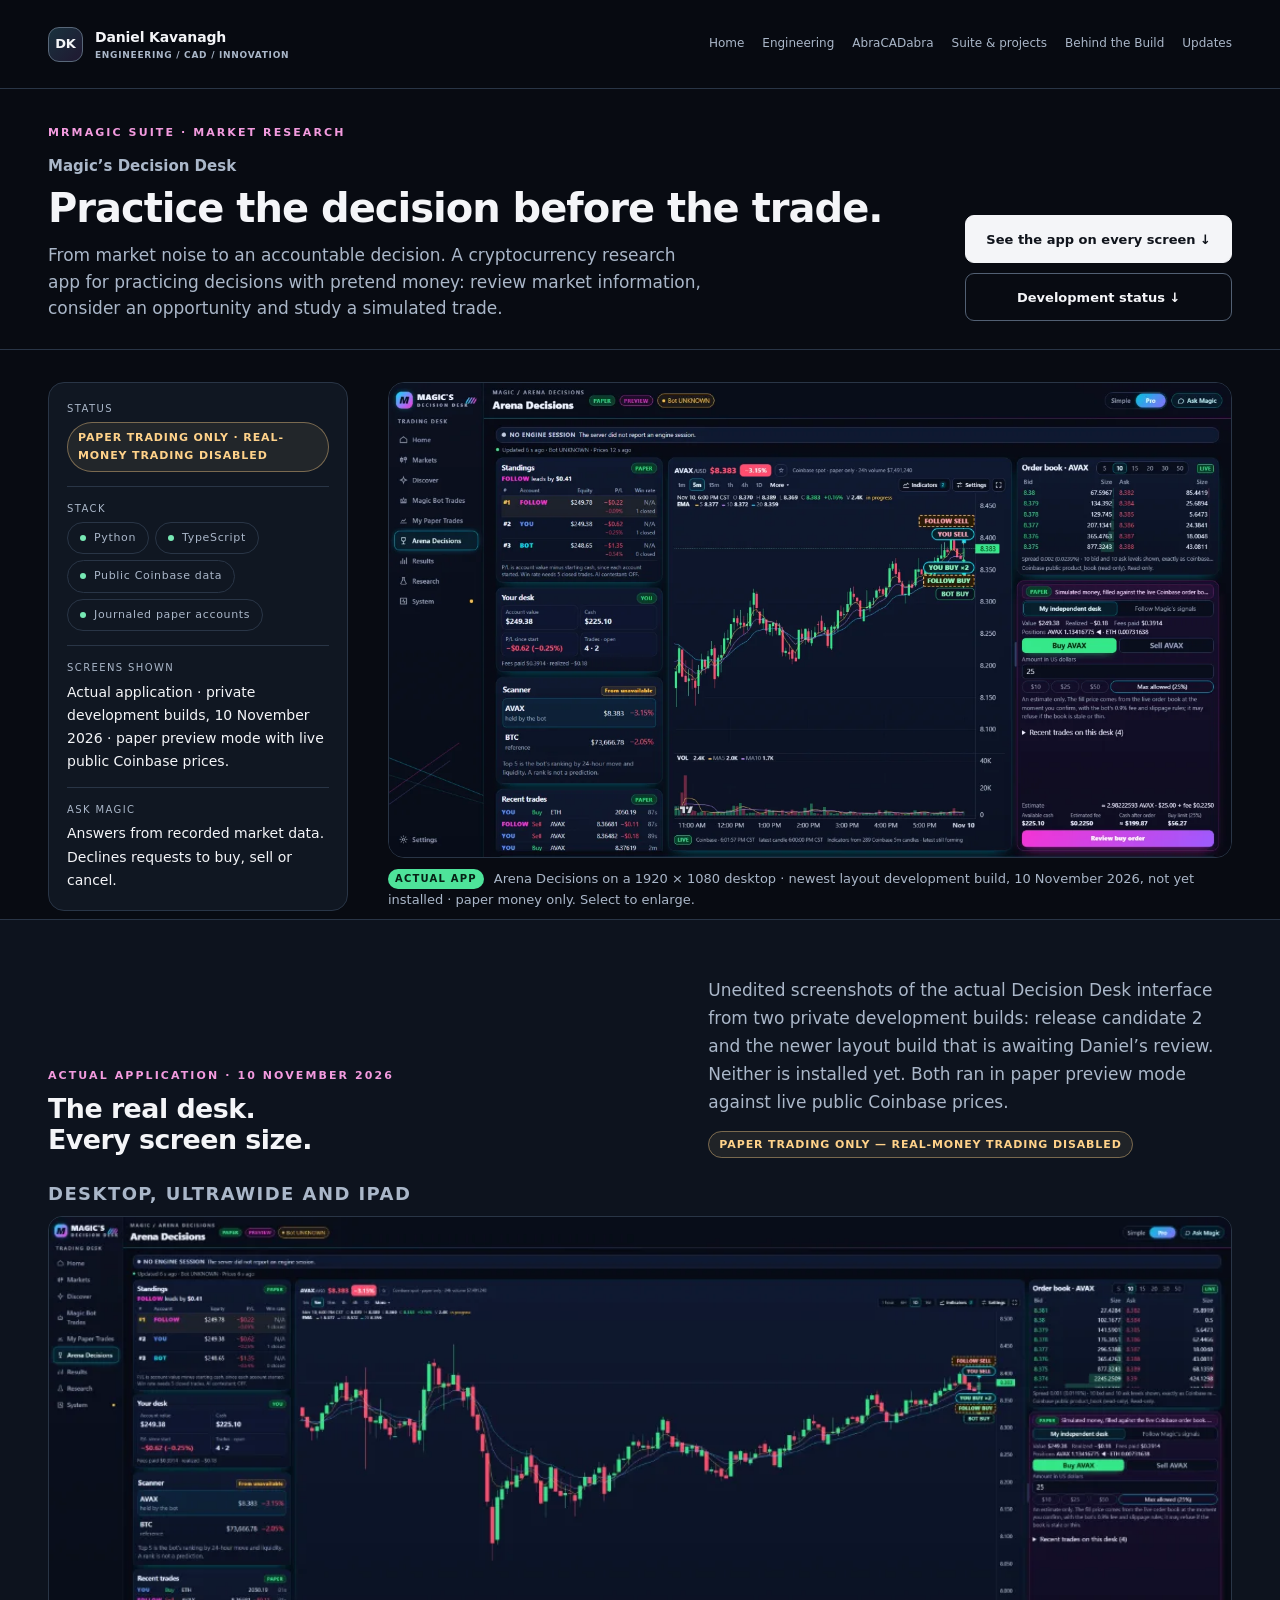
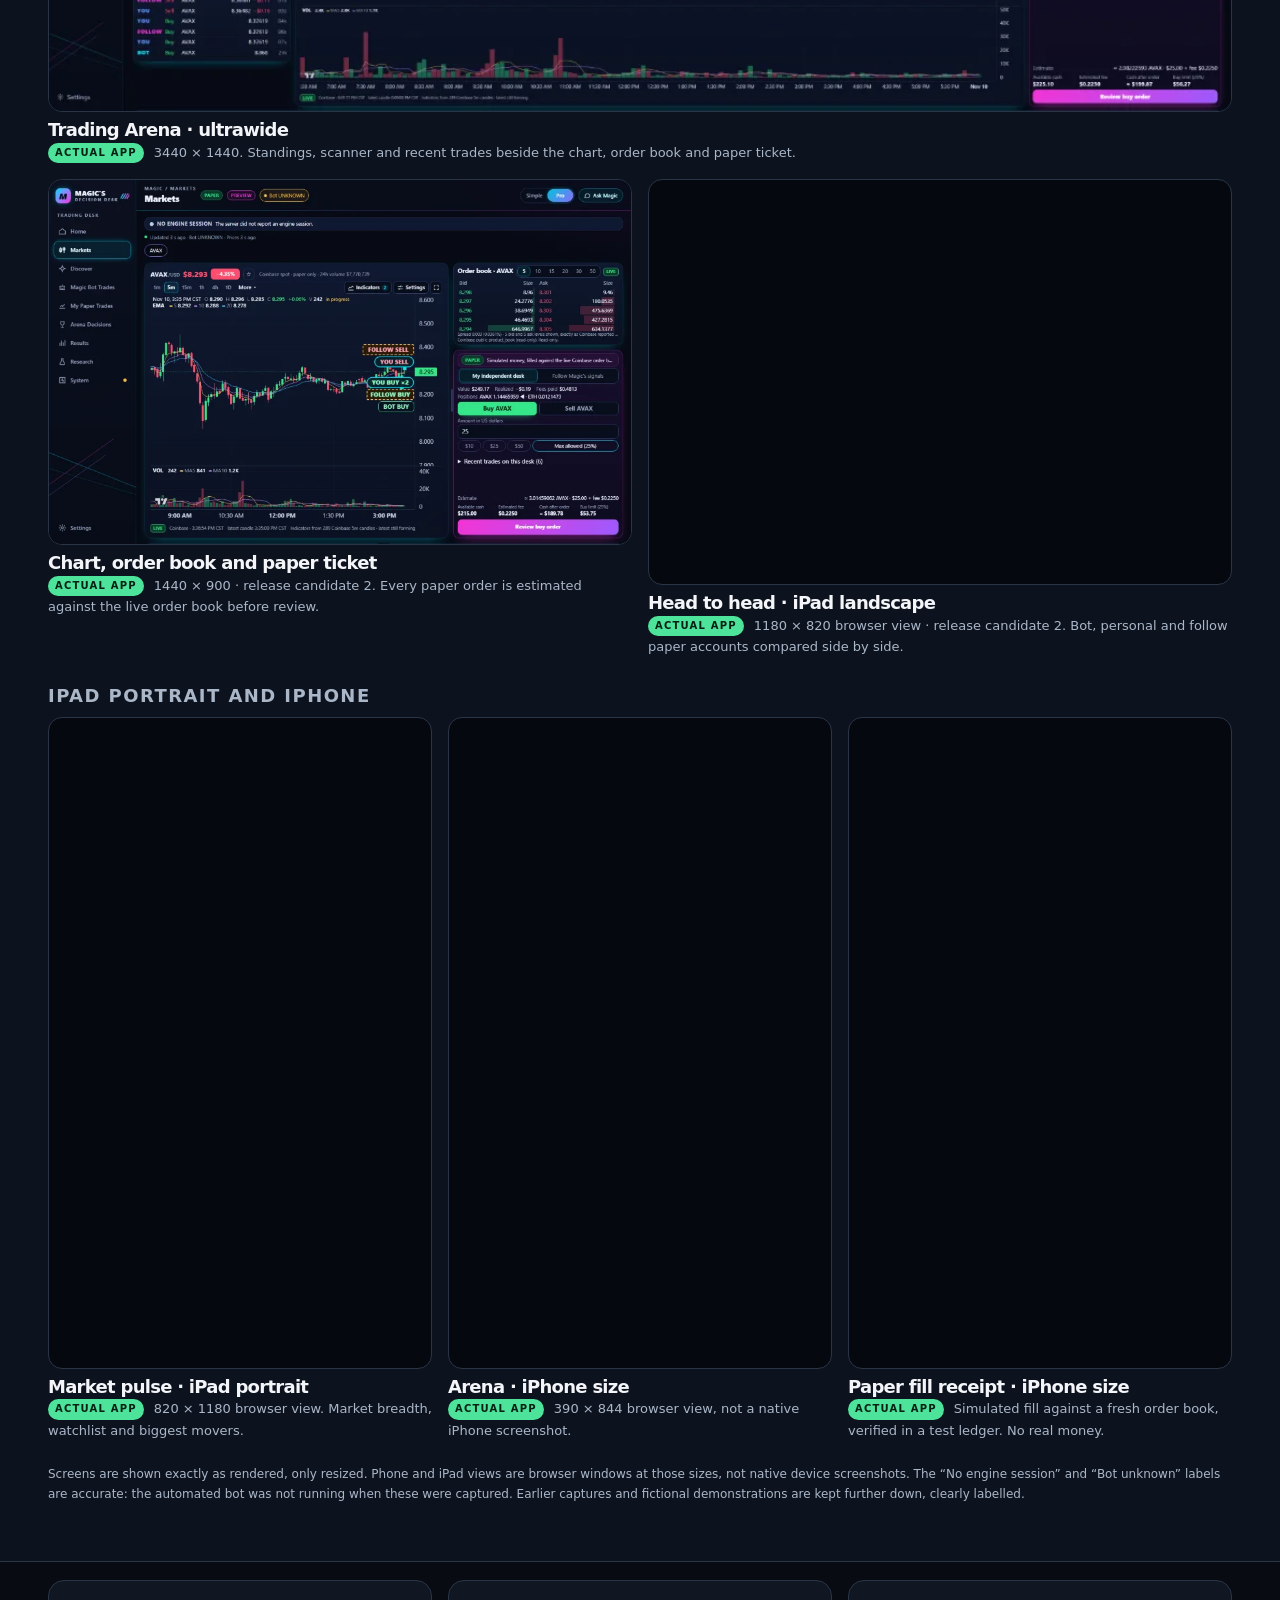
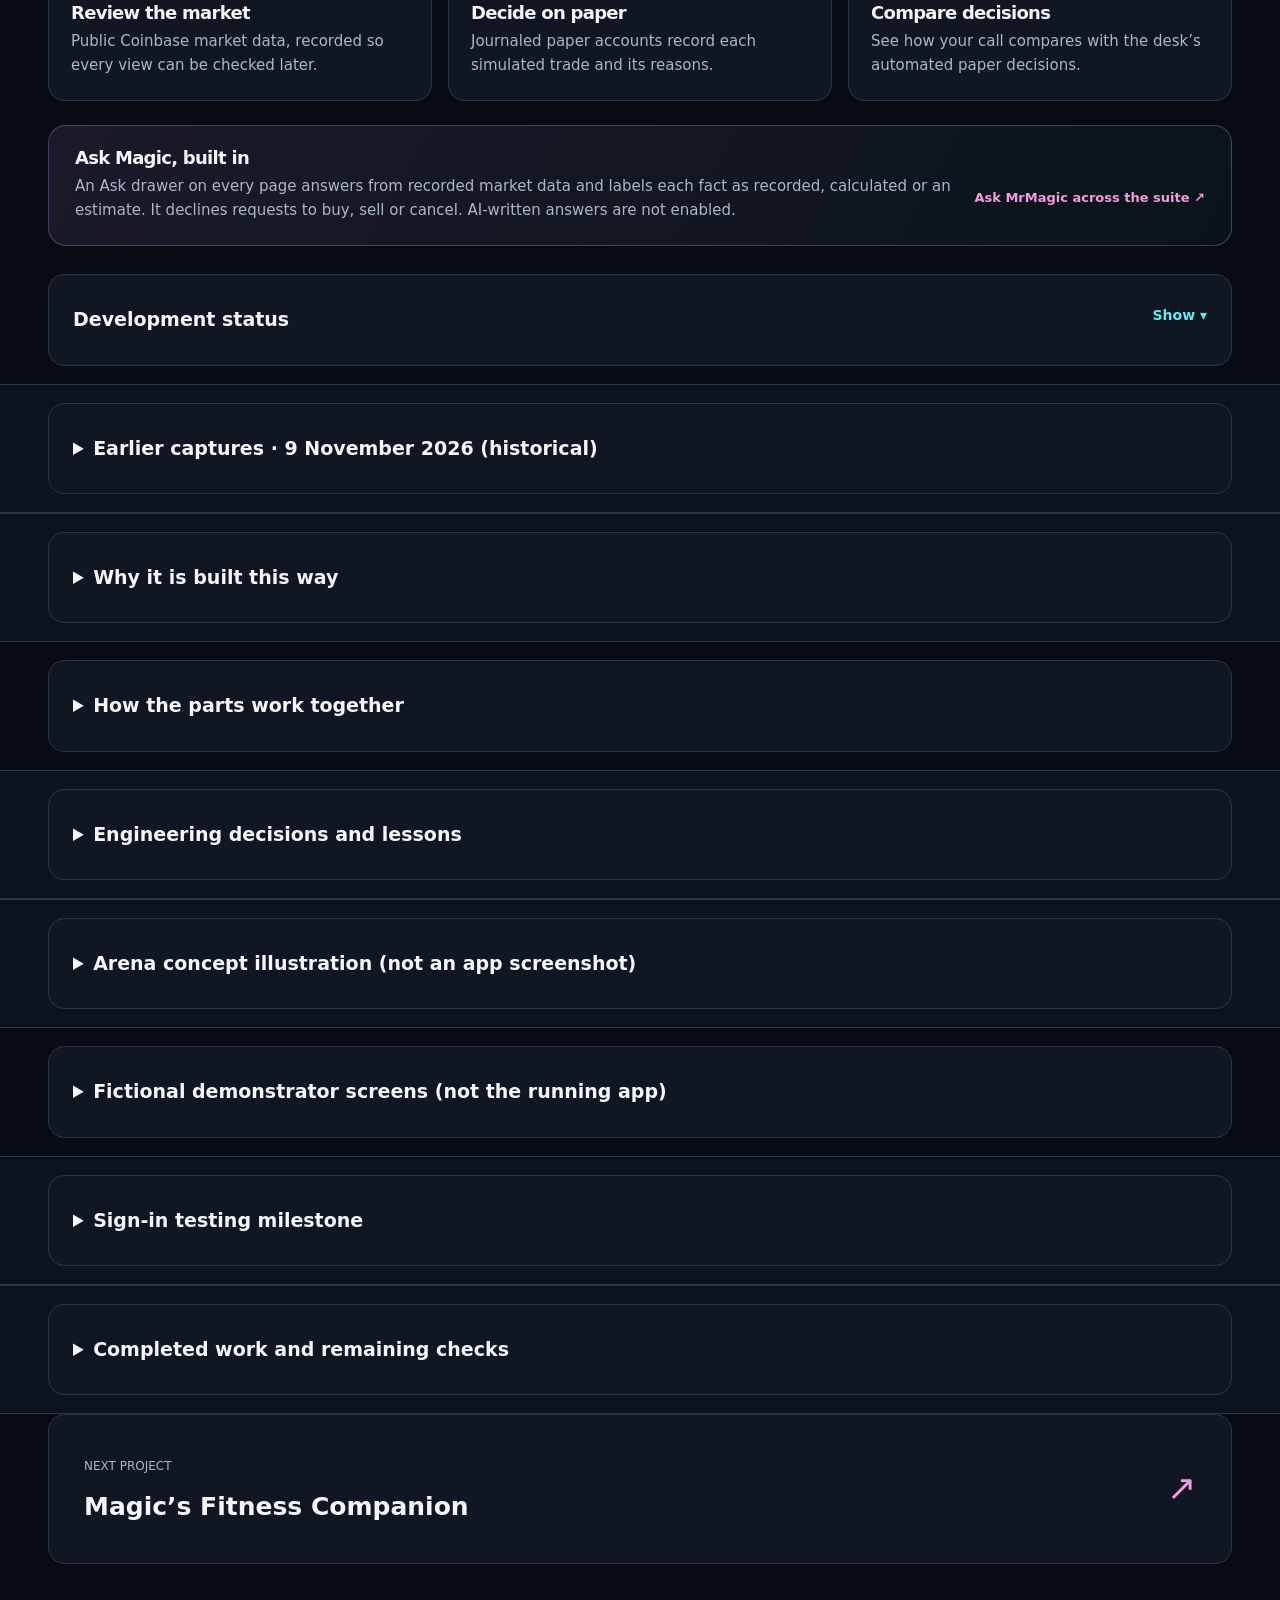
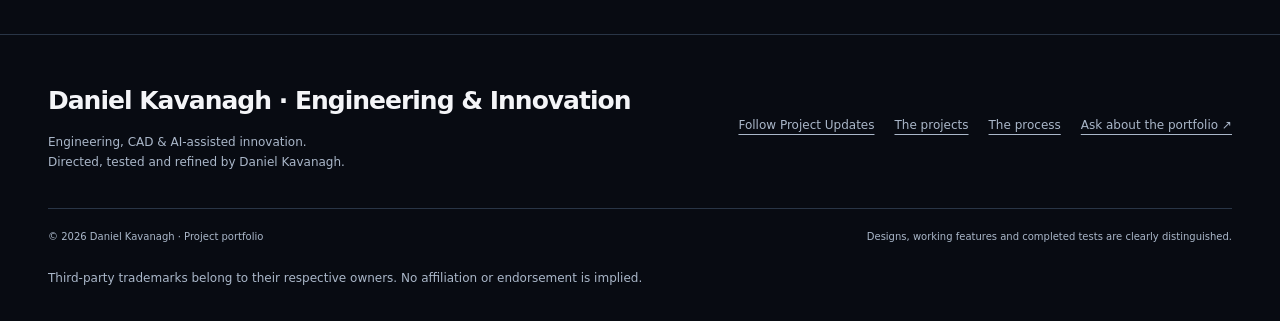
<file: site/magics-decision-desk.html>
<!doctype html>
<html lang="en"><head><meta charset="utf-8"><meta name="viewport" content="width=device-width,initial-scale=1"><meta name="referrer" content="no-referrer"><meta http-equiv="Content-Security-Policy" content="default-src &#x27;self&#x27;; img-src &#x27;self&#x27; data:; script-src &#x27;self&#x27;; style-src &#x27;self&#x27;; font-src &#x27;self&#x27;; connect-src &#x27;none&#x27;; object-src &#x27;none&#x27;; base-uri &#x27;none&#x27;; form-action &#x27;none&#x27;"><title>Magic’s Decision Desk | Daniel Kavanagh</title><meta name="description" content="A cryptocurrency research app for practicing decisions with pretend money: review market information, consider an opportunity and study a simulated trade."><meta property="og:type" content="website"><meta property="og:title" content="Magic’s Decision Desk"><meta property="og:description" content="A cryptocurrency research app for practicing decisions with pretend money: review market information, consider an opportunity and study a simulated trade."><meta property="og:image" content="https://danielkavanagh2021-lgtm.github.io/three-projects-one-builder/assets/images/engineering-social.png"><meta property="og:image:width" content="1200"><meta property="og:image:height" content="630"><meta name="twitter:card" content="summary_large_image"><link rel="icon" href="assets/favicon.svg" type="image/svg+xml"><link rel="stylesheet" href="assets/site.css"><script src="assets/site.js" defer=""></script><link rel="stylesheet" href="assets/follow.css"><link rel="alternate" type="application/rss+xml" title="Daniel Kavanagh project milestones" href="feed.xml"><script src="assets/follow.js" defer=""></script><link rel="canonical" href="https://danielkavanagh2021-lgtm.github.io/three-projects-one-builder/magics-decision-desk.html"><meta property="og:url" content="https://danielkavanagh2021-lgtm.github.io/three-projects-one-builder/magics-decision-desk.html"><link rel="stylesheet" href="assets/suite.css"><script src="assets/suite.js" defer=""></script><link rel="stylesheet" href="assets/engineering.css"><script src="assets/engineering.js" defer=""></script><link rel="stylesheet" href="assets/refinement.css"><link rel="stylesheet" href="assets/lead.css"><link rel="stylesheet" href="assets/spacing.css"><link rel="stylesheet" href="assets/concept-c.css"><link rel="stylesheet" href="assets/pages/magics-decision-desk.css"></head><body class="magenta concept-c"><a class="skip" href="#main">Skip to content</a><header class="site-header"><div class="wrap header-inner"><a class="brand" href="index.html" aria-label="Daniel Kavanagh portfolio home"><span class="brand-mark" aria-hidden="true">DK</span><span>Daniel Kavanagh<small>ENGINEERING / CAD / INNOVATION</small></span></a><button class="menu-toggle" type="button" aria-controls="primary-nav" aria-expanded="false" hidden="">Menu <span aria-hidden="true">☰</span></button><nav class="nav" id="primary-nav" aria-label="Primary"><a href="index.html">Home</a><a href="engineering.html">Engineering</a><a href="abracadabra.html">AbraCADabra</a><a href="index.html#projects">Suite &amp; projects</a><a href="behind-the-build.html">Behind the Build</a><a href="updates.html">Updates</a></nav></div></header><noscript><p class="no-script">Pages and images remain available without JavaScript. Select an image to see it at full size.</p></noscript><main id="main" tabindex="-1"><section class="cc-band" id="overview"><div class="wrap"><div class="cc-band-in"><div><p class="eyebrow">MRMAGIC SUITE · MARKET RESEARCH</p><p class="product-name">Magic’s Decision Desk</p><h1 class="cc-title">Practice the decision before the trade.</h1><p class="cc-intro">From market noise to an accountable decision. A cryptocurrency research app for practicing decisions with pretend money: review market information, consider an opportunity and study a simulated trade.</p></div><div class="cc-band-cta"><a class="button" href="#app-screens">See the app on every screen ↓</a><a class="button secondary" href="#dev-status">Development status ↓</a></div></div></div></section><section class="cc-case"><div class="wrap"><div class="cc-case-grid"><dl class="cc-facts"><div><dt>Status</dt><dd><span class="pill-status beta">PAPER TRADING ONLY · REAL-MONEY TRADING DISABLED</span></dd></div><div><dt>Stack</dt><dd class="title-meta"><span class="pill">Python</span><span class="pill">TypeScript</span><span class="pill">Public Coinbase data</span><span class="pill">Journaled paper accounts</span></dd></div><div><dt>Screens shown</dt><dd>Actual application · private development builds, 10 November 2026 · paper preview mode with live public Coinbase prices.</dd></div><div><dt>Ask Magic</dt><dd>Answers from recorded market data. Declines requests to buy, sell or cancel.</dd></div></dl><figure class="cc-figure dd-hero"><a href="assets/images/dd-arena-desktop.webp" data-lightbox="dd-app" data-caption="Actual application · Arena Decisions at 1920 × 1080 · newest layout development build, 10 November 2026 (not yet installed; awaiting Daniel’s review). Paper money only, with live public Coinbase prices. The “No engine session” banner is accurate: the automated bot was not running at capture time."><img src="assets/images/dd-arena-desktop-thumb.webp" alt="Actual Decision Desk Arena Decisions screen on desktop: standings for bot, personal and follow paper accounts, an AVAX candlestick chart with buy and sell markers, a live order book and a paper order ticket" width="1280" height="720" fetchpriority="high" decoding="async"></a><figcaption><span class="dd-tag is-real">ACTUAL APP</span> Arena Decisions on a 1920 × 1080 desktop · newest layout development build, 10 November 2026, not yet installed · paper money only. Select to enlarge.</figcaption></figure></div></div></section>
<section class="section tinted" id="app-screens"><div class="wrap"><div class="cc-head-row"><div><p class="eyebrow">ACTUAL APPLICATION · 10 NOVEMBER 2026</p><h2>The real desk.<br>Every screen size.</h2></div><div><p>Unedited screenshots of the actual Decision Desk interface from two private development builds: release candidate 2 and the newer layout build that is awaiting Daniel’s review. Neither is installed yet. Both ran in paper preview mode against live public Coinbase prices.</p><p class="dd-paper-only"><span class="pill-status beta">PAPER TRADING ONLY — REAL-MONEY TRADING DISABLED</span></p></div></div>
<h3 class="dd-sub">Desktop, ultrawide and iPad</h3><div class="cc-gallery dd-wide">
<figure><a class="image-link" href="assets/images/dd-arena-ultrawide.webp" data-lightbox="dd-app" data-caption="Actual application · Arena Decisions on a 3440 × 1440 ultrawide display · newest layout development build, 10 November 2026 · paper money only." aria-label="Enlarge: Arena Decisions on an ultrawide display"><img src="assets/images/dd-arena-ultrawide-thumb.webp" alt="Actual Decision Desk Arena screen on a 3440 by 1440 ultrawide display with standings, a wide candlestick chart, order book and paper ticket" width="1100" height="460" loading="lazy" decoding="async"></a><figcaption><h3>Trading Arena · ultrawide</h3><p><span class="dd-tag is-real">ACTUAL APP</span> 3440 × 1440. Standings, scanner and recent trades beside the chart, order book and paper ticket.</p></figcaption></figure>
<figure><a class="image-link" href="assets/images/dd-markets-desktop.webp" data-lightbox="dd-app" data-caption="Actual application · Markets at 1440 × 900 · release candidate 2, 10 November 2026 · candlestick chart with indicators, live Coinbase order book and paper order ticket · paper money only." aria-label="Enlarge: Markets chart, order book and paper ticket"><img src="assets/images/dd-markets-desktop-thumb.webp" alt="Actual Decision Desk Markets screen at 1440 by 900 with an AVAX chart, order book and paper buy ticket" width="900" height="563" loading="lazy" decoding="async"></a><figcaption><h3>Chart, order book and paper ticket</h3><p><span class="dd-tag is-real">ACTUAL APP</span> 1440 × 900 · release candidate 2. Every paper order is estimated against the live order book before review.</p></figcaption></figure>
<figure><a class="image-link" href="assets/images/dd-arena-ipad.webp" data-lightbox="dd-app" data-caption="Actual application · Arena Decisions at iPad landscape size (1180 × 820 browser view) · release candidate 2, 10 November 2026 · paper money only." aria-label="Enlarge: Arena on iPad landscape"><img src="assets/images/dd-arena-ipad-thumb.webp" alt="Actual Decision Desk Arena screen at iPad landscape size with head-to-head paper results, chart, order book and paper ticket" width="900" height="625" loading="lazy" decoding="async"></a><figcaption><h3>Head to head · iPad landscape</h3><p><span class="dd-tag is-real">ACTUAL APP</span> 1180 × 820 browser view · release candidate 2. Bot, personal and follow paper accounts compared side by side.</p></figcaption></figure>
</div>
<h3 class="dd-sub">iPad portrait and iPhone</h3><div class="cc-gallery dd-tall">
<figure><a class="image-link" href="assets/images/dd-pulse-ipad.webp" data-lightbox="dd-app" data-caption="Actual application · Markets Pulse at iPad portrait size (820 × 1180 browser view) · release candidate 2, 10 November 2026 · Coinbase USD pairs only." aria-label="Enlarge: Market pulse on iPad portrait"><img src="assets/images/dd-pulse-ipad-thumb.webp" alt="Actual Decision Desk Market Pulse at iPad portrait size showing market breadth, a watchlist table and biggest movers" width="700" height="1007" loading="lazy" decoding="async"></a><figcaption><h3>Market pulse · iPad portrait</h3><p><span class="dd-tag is-real">ACTUAL APP</span> 820 × 1180 browser view. Market breadth, watchlist and biggest movers.</p></figcaption></figure>
<figure><a class="image-link" href="assets/images/dd-arena-iphone.webp" data-lightbox="dd-app" data-caption="Actual application · Arena at iPhone size (390 × 844 browser view, not a native iPhone screenshot) · newest layout development build, 10 November 2026 · paper money only." aria-label="Enlarge: Arena on iPhone size"><img src="assets/images/dd-arena-iphone-thumb.webp" alt="Actual Decision Desk Arena at iPhone size with head-to-head results, a chart with trade markers and a bottom tab bar" width="420" height="909" loading="lazy" decoding="async"></a><figcaption><h3>Arena · iPhone size</h3><p><span class="dd-tag is-real">ACTUAL APP</span> 390 × 844 browser view, not a native iPhone screenshot.</p></figcaption></figure>
<figure><a class="image-link" href="assets/images/dd-receipt-iphone.webp" data-lightbox="dd-app" data-caption="Actual application · paper fill receipt at iPhone size (390 × 844 browser view) · release candidate 2, 10 November 2026 · simulated fill against a fresh Coinbase order book, recorded in a test ledger · no real money." aria-label="Enlarge: Paper fill receipt on iPhone size"><img src="assets/images/dd-receipt-iphone-thumb.webp" alt="Actual Decision Desk paper fill receipt at iPhone size showing amount, fee, total cost, cash remaining and a verified ledger record" width="420" height="909" loading="lazy" decoding="async"></a><figcaption><h3>Paper fill receipt · iPhone size</h3><p><span class="dd-tag is-real">ACTUAL APP</span> Simulated fill against a fresh order book, verified in a test ledger. No real money.</p></figcaption></figure>
</div>
<p class="fineprint">Screens are shown exactly as rendered, only resized. Phone and iPad views are browser windows at those sizes, not native device screenshots. The “No engine session” and “Bot unknown” labels are accurate: the automated bot was not running when these were captured. Earlier captures and fictional demonstrations are kept further down, clearly labelled.</p></div></section><section class="section"><div class="wrap"><div class="cc-cards"><div class="cc-card"><h3>Review the market</h3><p>Public Coinbase market data, recorded so every view can be checked later.</p></div><div class="cc-card"><h3>Decide on paper</h3><p>Journaled paper accounts record each simulated trade and its reasons.</p></div><div class="cc-card"><h3>Compare decisions</h3><p>See how your call compares with the desk’s automated paper decisions.</p></div></div><div class="ask-band"><div><h3>Ask Magic, built in</h3><p>An Ask drawer on every page answers from recorded market data and labels each fact as recorded, calculated or an estimate. It declines requests to buy, sell or cancel. AI-written answers are not enabled.</p></div><a class="text-link" href="index.html#connected-suite">Ask MrMagic across the suite ↗</a></div><details class="technical-detail dev-status" id="dev-status"><summary>Development status</summary><figure class="hero-board trading-hero"><a class="image-link" href="assets/images/trading-panel-desktop.webp" data-lightbox="current" data-caption="Historical dashboard panel, captured 9 November before the newer paper-desk update. The engine was stopped and one simulated position was unmanaged at capture time. Personal order entry was unavailable in this older build. The crop excludes session identifiers and return values; no application content is reconstructed." aria-label="Enlarge: 9 November snapshot · before the paper-desk update"><picture><source media="(max-width: 800px)" srcset="assets/images/trading-panel-phone.webp"><img src="assets/images/trading-panel-desktop-thumb.webp" alt="9 November snapshot · before the paper-desk update" width="2375" height="456" loading="lazy" decoding="async"></picture></a><figcaption><h2 class="capture-title">9 November snapshot · before the paper-desk update</h2><p>Historical dashboard panel, captured 9 November before the newer paper-desk update. The engine was stopped and one simulated position was unmanaged at capture time. Personal order entry was unavailable in this older build. The crop excludes session identifiers and return values; no application content is reconstructed.</p><span class="zoom-label">ENLARGE AUTHENTIC CAPTURE ↗</span></figcaption></figure><p class="status-note"><strong>Latest project report · 10 November.</strong> Supervised paper orders were recorded in separate personal desks. Manual and follow orders were subsequently paused while account display and fee-inclusive spending safeguards are corrected. Real-money trading remains DISABLED. Current-release authentication deployment is not independently verified here.</p><a class="text-link suite-context" href="index.html#connected-suite">Part of MrMagic Suite · one assistant across the suite is planned ↗</a></details></div></section><section class="section tinted" id="installed-captures"><div class="wrap"><details class="technical-detail"><summary>Earlier captures · 9 November 2026 (historical)</summary><div class="cc-head-row"><div><p class="eyebrow">ACTUAL APPLICATION / 9 NOVEMBER 2026</p><h2>Working preview.<br>Honest boundaries.</h2></div><p>Historical installed-app panel details, separate from fictional demonstrations. The phone-width view is a browser crop, not a native iPhone screenshot or the whole interface.</p></div><div class="cc-duo media-left"><div class="cc-duo-media"><figure class="cc-figure"><a class="image-link" href="assets/images/trading-panel-phone.webp" data-lightbox="current" data-caption="Historical dashboard panel, captured 9 November before the newer paper-desk update. The engine was stopped and one simulated position was unmanaged at capture time. Personal order entry was unavailable in this older build. The crop excludes session identifiers and return values; no application content is reconstructed." aria-label="Enlarge: Phone-width browser detail · paper only"><img src="assets/images/trading-panel-phone-thumb.webp" alt="Phone-width browser detail · paper only" width="1100" height="718" loading="lazy" decoding="async"></a><figcaption><h3>Phone-width browser detail · paper only</h3><p>Historical dashboard panel, captured 9 November before the newer paper-desk update. The engine was stopped and one simulated position was unmanaged at capture time. Personal order entry was unavailable in this older build. The crop excludes session identifiers and return values; no application content is reconstructed.</p><span class="zoom-label">ENLARGE AUTHENTIC CAPTURE ↗</span></figcaption></figure></div><div class="cc-duo-text"><p class="fineprint">The automated paper session is historical evidence, not profitable-trading validation or unattended-operation qualification. The pictured older build did not provide technical indicators, an order book or working personal trade submission. A later project report records chart, order-book and paper-ticket additions, followed by the safety hold described above. No validated AI contestant is claimed. The Arena illustration below remains illustrative and unscored. Later screenshots of the chart, order book and paper ticket from 10 November development builds appear at the top of this page; no results are invented.</p></div></div></details></div></section><section class="section tinted"><div class="wrap"><details class="technical-detail"><summary>Why it is built this way</summary><div class="cc-head-row"><div><p class="eyebrow">THE PURPOSE</p><h2>From market noise to an accountable decision.</h2></div><p>Reliable trading software needs more than charts. Market readings grow old, orders can be refused, and simulated trades depend on stated assumptions. Account records must survive interruptions.</p></div><div class="cc-cards"><article class="cc-card"><span class="index">01</span><h3>Find opportunities. Check the risk.</h3><p>Separate opportunity lists feed a timed review using recorded risk rules. A high-ranked coin is something to investigate, not an instruction to buy.</p></article><article class="cc-card"><span class="index">02</span><h3>Keep the accounts separate</h3><p>The $250 starting-account concept supports controlled paper comparisons. Automated bot, personal desk and Arena contest contexts are separate; their balances and outcomes must not be combined.</p></article><article class="cc-card"><span class="index">03</span><h3>Record the plan and what happened</h3><p>The paper-desk code records a proposed order, whether it was filled or refused, and repeat-request checks. The older form pictured here could not place a personal order. Later paper-order tests do not establish that the subsequent safety hold has been lifted.</p></article></div></details></div></section><section class="section"><div class="wrap"><details class="technical-detail"><summary>How the parts work together</summary><div class="cc-head-row"><div><p class="eyebrow">HOW IT FITS TOGETHER</p><h2>A clear boundary<br>at every step.</h2></div><p>A simplified view of each part’s job. Private network and installation details are omitted.</p></div><div class="cc-steps" role="list" aria-label="Simplified Magic’s Decision Desk architecture"><article role="listitem"><span>01</span><h3>Public market data</h3><p>Timestamped observations</p></article><article role="listitem"><span>02</span><h3>Opportunity funnel</h3><p>Ranking + readiness</p></article><article role="listitem"><span>03</span><h3>Paper decision</h3><p>Policy + modeled execution</p></article><article role="listitem"><span>04</span><h3>Journal + review</h3><p>Separate account outcomes</p></article></div><p class="fineprint">The project code supports these responsibilities. Some connections still need installation or real-equipment testing.</p></details></div></section><section class="section tinted"><div class="wrap"><details class="technical-detail"><summary>Engineering decisions and lessons</summary><p class="eyebrow">THE ENGINEERING CHALLENGE</p><p class="pullquote">An intent is not a fill.</p><div class="two-col"><div><h3>What the work revealed</h3><p>Recorded corrections address interrupted intents, repeated requests and a crash gap during account initialization. Refusing an uncertain outcome is safer than inventing a completed trade. Thin-coin candle reconciliation also led the implementation to withhold unsupported derived series.</p></div><div><h3>What the evidence supports</h3><p>AI-assisted comparisons are an evaluation concept, not evidence of a profitable or autonomous trading model. Ask MrMagic and Arena screens do not establish a continuously running paid AI service.</p></div></div></details></div></section><section class="section tinted" id="trading-arena"><div class="wrap"><details class="technical-detail"><summary>Arena concept illustration (not an app screenshot)</summary><div class="cc-head-row"><div><p class="eyebrow">MRMAGIC SUITE</p><h2>Same packet.<br>Independent decisions.</h2></div><p>One information packet, separate human and AI paper decisions, then a later reveal. Code contains the recording and comparison steps; independence and reliable scoring still need testing.</p></div><div class="arena-board" role="group" aria-label="Illustrative sealed packet and independent paper decision tickets">
<div class="arena-top"><span class="pill">ILLUSTRATIVE · NOT AN APP SCREENSHOT</span><span class="seal">UNVALIDATED / UNSCORED</span></div>
<div class="arena-packet"><span class="eyebrow">01 / SHARED EVIDENCE</span><h3>One sealed market packet</h3><p>Same cutoff. Future prices hidden.</p><span class="seal">PACKET A · SEALED</span></div>
<div class="arena-branch" aria-hidden="true">↓   SAME INPUT   ↓</div>
<div class="arena-decisions"><article class="human-ticket"><span class="ticket-icon" aria-hidden="true">H</span><h3>Human</h3><span class="ticket-type">PAPER DECISION</span><p>Personal judgment<br>Choice + rationale</p><span class="seal">ENTRY PENDING</span></article><article class="ai-ticket"><span class="ticket-icon" aria-hidden="true">AI</span><h3>AI</h3><span class="ticket-type">PAPER DECISION</span><p>Separate analysis<br>Choice + rationale</p><span class="seal">ENTRY PENDING</span></article></div>
<div class="arena-branch" aria-hidden="true">↓   COMMIT BEFORE REVEAL   ↓</div>
<div class="arena-reveal"><span class="eyebrow">03 / LATER COMPARISON</span><h3>Reveal pending</h3><p>Common paper assumptions. No result yet.</p><strong>UNSCORED</strong></div></div><p class="fineprint">A concept illustration of the recorded development workflow—not a completed contest, validated trading edge or live AI service.</p></details></div></section><section class="section"><div class="wrap"><details class="technical-detail"><summary>Fictional demonstrator screens (not the running app)</summary><div class="cc-head-row"><div><p class="eyebrow">VISUAL TOUR</p><h2>Explore the interface.</h2></div><p>Explore the presentation using fully fictional prices and accounting. Original approved captures and historical-data research remain preserved privately.</p></div><div class="cc-gallery cols-4"><figure class=""><a class="image-link " href="assets/images/fictional-home.webp" data-lightbox="gallery" data-caption="Fully fictional offline demonstrator. No exchange prices, real account or running application." aria-label="Enlarge fictional offline demonstrator"><img src="assets/images/fictional-home-thumb.webp" alt="Fictional offline paper-trading demonstrator" width="900" height="1001" loading="eager" decoding="sync"></a><figcaption><h3>Fictional market overview</h3><p>Genuine browser capture of an isolated demonstrator with invented prices and a fictional paper ledger. Execution disabled; not a running-app screenshot.</p><span class="zoom-label">ENLARGE BROWSER CAPTURE ↗</span></figcaption></figure><figure class=""><a class="image-link " href="assets/images/fictional-markets.webp" data-lightbox="gallery" data-caption="Fully fictional offline demonstrator. No exchange prices, real account or running application." aria-label="Enlarge fictional offline demonstrator"><img src="assets/images/fictional-markets-thumb.webp" alt="Fictional offline paper-trading demonstrator" width="900" height="859" loading="eager" decoding="sync"></a><figcaption><h3>Fictional market and paper ticket</h3><p>Genuine browser capture of an isolated demonstrator with invented prices and a fictional paper ledger. Execution disabled; not a running-app screenshot.</p><span class="zoom-label">ENLARGE BROWSER CAPTURE ↗</span></figcaption></figure><figure class=""><a class="image-link " href="assets/images/fictional-desk.webp" data-lightbox="gallery" data-caption="Fully fictional offline demonstrator. No exchange prices, real account or running application." aria-label="Enlarge fictional offline demonstrator"><img src="assets/images/fictional-desk-thumb.webp" alt="Fictional offline paper-trading demonstrator" width="900" height="891" loading="eager" decoding="sync"></a><figcaption><h3>Synthetic My Paper Desk</h3><p>Genuine browser capture of an isolated demonstrator with invented prices and a fictional paper ledger. Execution disabled; not a running-app screenshot.</p><span class="zoom-label">ENLARGE BROWSER CAPTURE ↗</span></figcaption></figure><figure class=""><a class="image-link " href="assets/images/fictional-desk-phone.webp" data-lightbox="gallery" data-caption="Fully fictional offline demonstrator. No exchange prices, real account or running application." aria-label="Enlarge fictional offline demonstrator"><img src="assets/images/fictional-desk-phone-thumb.webp" alt="Fictional offline paper-trading demonstrator" width="393" height="1956" loading="eager" decoding="sync"></a><figcaption><h3>Phone-width paper demonstration</h3><p>Genuine browser capture of an isolated demonstrator with invented prices and a fictional paper ledger. Execution disabled; not a running-app screenshot.</p><span class="zoom-label">ENLARGE BROWSER CAPTURE ↗</span></figcaption></figure></div></details></div></section><section class="section tinted"><div class="wrap"><details class="technical-detail"><summary>Sign-in testing milestone</summary><div class="cc-head-row"><div><p class="eyebrow">AUTHENTICATION / PAPER-ONLY BOUNDARY</p><h2>Sign-in testing.<br>A dated engineering milestone.</h2></div><div><p>Face ID and Windows Hello passed the recorded M7 device tests. At that checkpoint, production authentication was <strong>NOT DEPLOYED</strong>; later M7f changes still needed focused device rechecking. Those historical results do not verify the latest release’s authentication status. Real-money trading remains <strong>DISABLED</strong>.</p><a class="text-link" href="updates.html#trading-m7-real-device-auth-hardening">Read the sign-in testing story ↗</a></div></div></details></div></section><section class="section tinted"><div class="wrap"><details class="technical-detail"><summary>Completed work and remaining checks</summary><div class="cc-head-row"><div><p class="eyebrow">STATUS, WITHOUT THE SPIN</p><h2>What exists.<br>What comes next.</h2></div></div><p class="sr-only">Magic’s Decision Desk implementation status</p><div class="cc-status-board"><div class="cc-status-item is-ok"><b>Implemented</b><p>Public market-data reads, strategy/policy code and development dashboards.</p></div><div class="cc-status-item is-ok"><b>Recorded tests</b><p>Paper-account history and recovery tests; 12/12 device-test steps and 14/14 unauthorized requests rejected. Later security work: 448 tests run, suite completed successfully with one skipped; 31/31 browser checks using imitation sign-in credentials.</p></div><div class="cc-status-item is-plan"><b>Planned</b><p>Retest the changed device approvals and emergency lock on real devices. Validate the newer paper-desk display and spending safeguards before lifting its write hold.</p></div><div class="cc-status-item is-unverified"><b>Not deployed / disabled</b><p>The recorded M7 authentication build refused paper-trade writes. The 10 November paper-desk report separately records a manual/follow write hold. Real-money execution is DISABLED; current-release authentication deployment is unverified here.</p></div></div><p class="fineprint">Descriptions are based on project code and dated test records. This portfolio does not run or provide access to the application.</p></details></div></section><div class="wrap"><a class="next-project" href="formula-none-fitness.html"><div><span>NEXT PROJECT</span><strong>Magic’s Fitness Companion</strong></div><i aria-hidden="true">↗</i></a></div></main><footer class="site-footer"><div class="wrap"><div class="footer-top"><div><strong>Daniel Kavanagh · Engineering &amp; Innovation</strong><p>Engineering, CAD &amp; AI-assisted innovation.<br>Directed, tested and refined by Daniel Kavanagh.</p></div><nav class="footer-nav" aria-label="Footer"><a href="updates.html">Follow Project Updates</a><a href="index.html#projects">The projects</a><a href="behind-the-build.html">The process</a><a href="index.html#ask-site">Ask about the portfolio ↗</a></nav></div><div class="footer-bottom"><span>© 2026 Daniel Kavanagh · Project portfolio</span><span>Designs, working features and completed tests are clearly distinguished.</span></div><p class="fineprint">Third-party trademarks belong to their respective owners. No affiliation or endorsement is implied.</p></div></footer><dialog id="image-viewer" aria-label="Screenshot viewer" aria-describedby="viewer-caption"><div class="viewer-toolbar"><button type="button" class="viewer-prev" aria-label="Previous screenshot">←</button><button type="button" class="viewer-next" aria-label="Next screenshot">→</button><span id="viewer-position" aria-live="polite"></span><button type="button" class="viewer-close" aria-label="Close screenshot viewer">Close ×</button></div><img class="viewer-image" alt=""><p class="viewer-caption" id="viewer-caption"></p><a class="original-link" href="assets/images/engineering-social.png" target="_blank" rel="noopener">Open full-resolution image ↗</a></dialog></body></html>
</file>
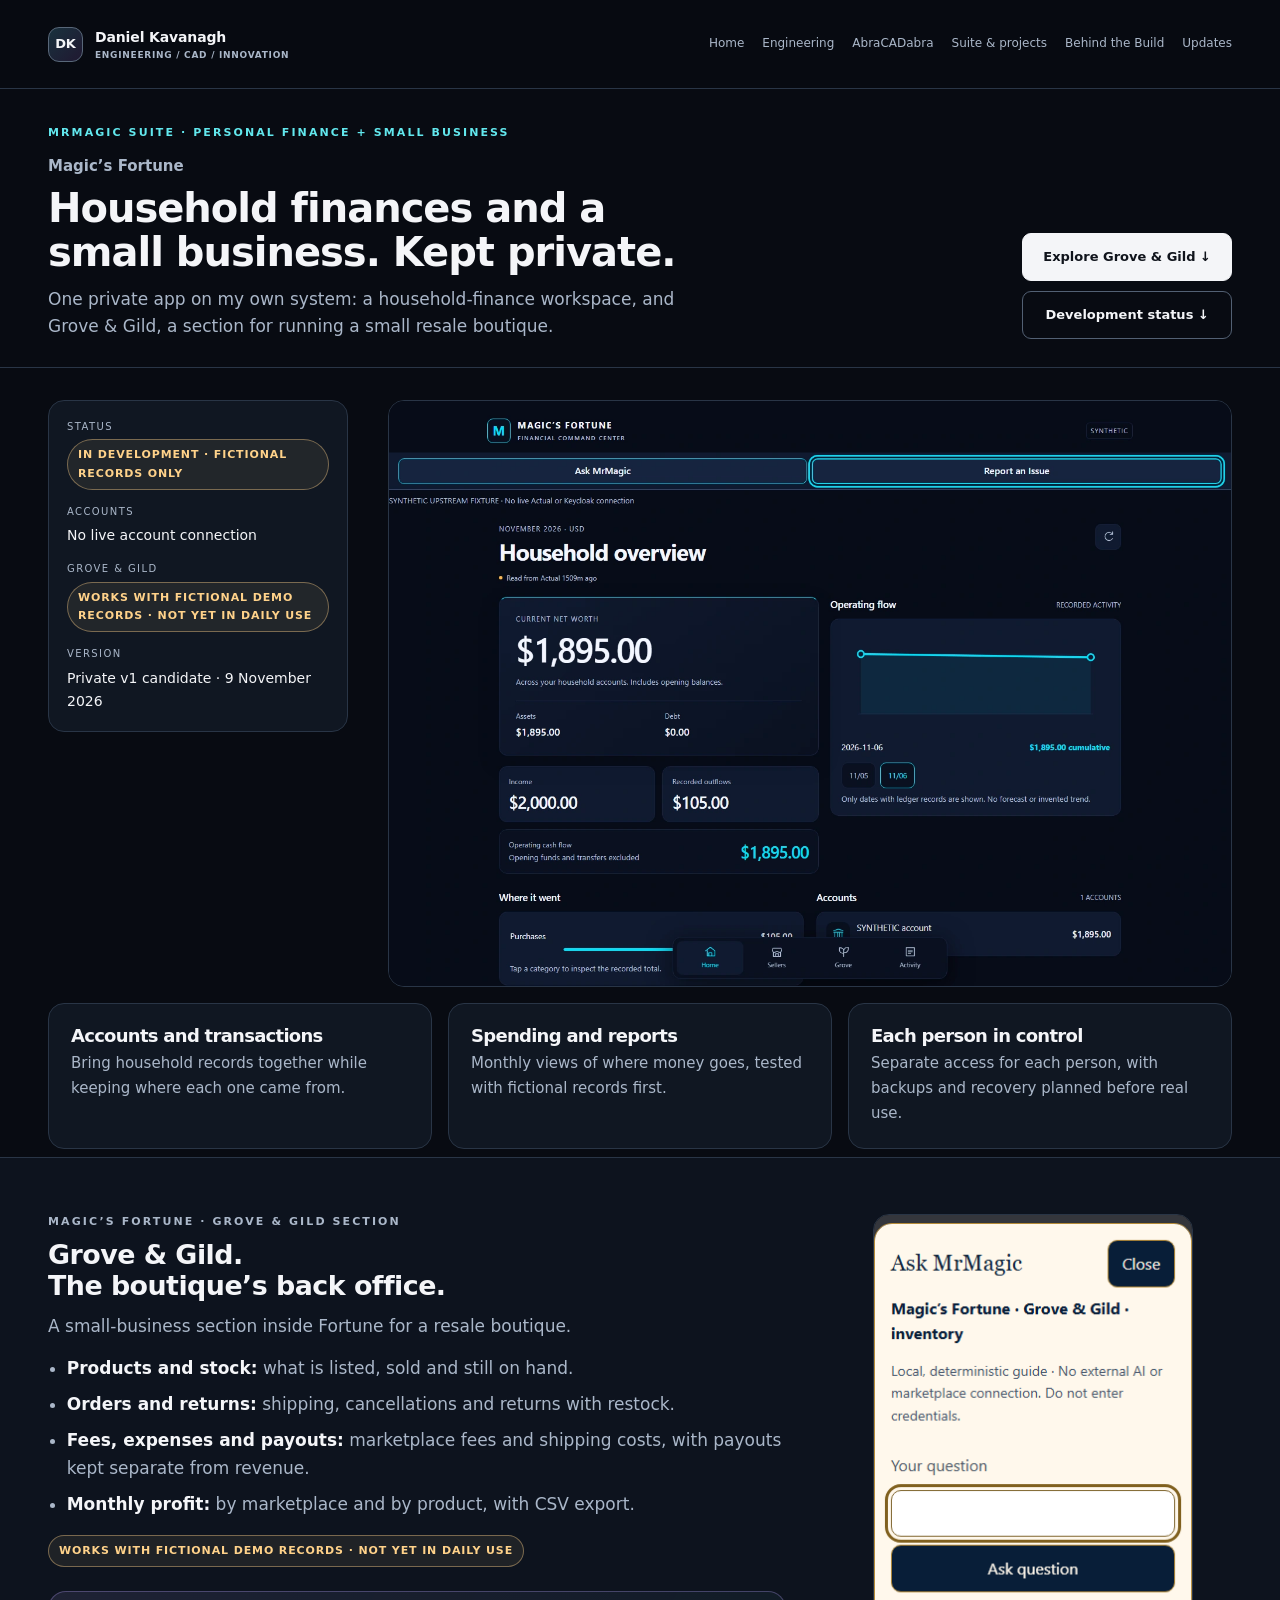
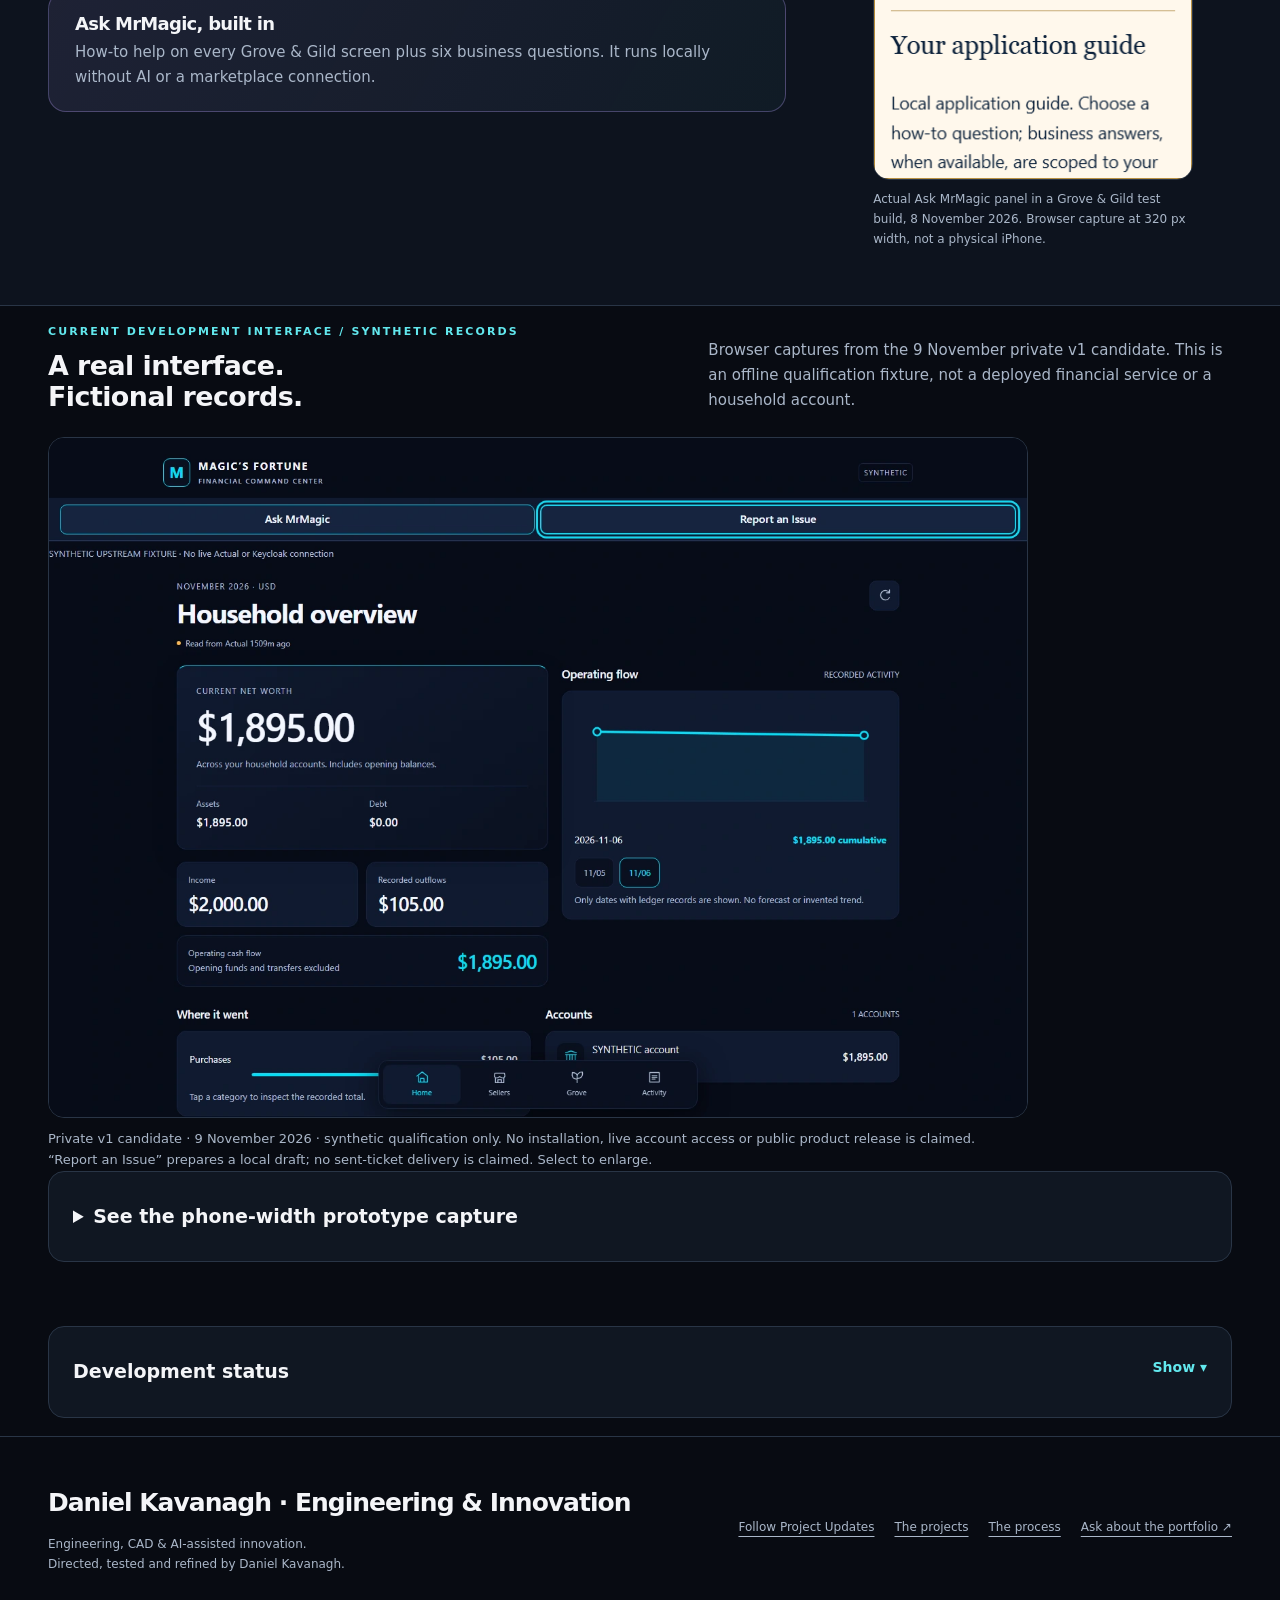
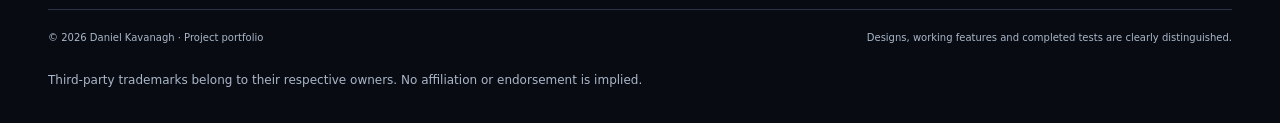
<file: site/magics-fortune.html>
<!doctype html>
<html lang="en"><head><meta charset="utf-8"><meta name="viewport" content="width=device-width,initial-scale=1"><meta name="referrer" content="no-referrer"><meta http-equiv="Content-Security-Policy" content="default-src &#x27;self&#x27;; img-src &#x27;self&#x27; data:; script-src &#x27;self&#x27;; style-src &#x27;self&#x27;; font-src &#x27;self&#x27;; connect-src &#x27;none&#x27;; object-src &#x27;none&#x27;; base-uri &#x27;none&#x27;; form-action &#x27;none&#x27;"><title>Magic’s Fortune · In development | Daniel Kavanagh</title><meta name="description" content="A planned private household-finance application and data-grounded Ask MrMagic assistant. No operational integration claims."><meta property="og:type" content="website"><meta property="og:title" content="Magic’s Fortune · In development"><meta property="og:description" content="A planned private household-finance application and data-grounded Ask MrMagic assistant. No operational integration claims."><meta property="og:image" content="https://danielkavanagh2021-lgtm.github.io/three-projects-one-builder/assets/images/engineering-social.png"><meta property="og:image:width" content="1200"><meta property="og:image:height" content="630"><meta name="twitter:card" content="summary_large_image"><link rel="icon" href="assets/favicon.svg" type="image/svg+xml"><link rel="stylesheet" href="assets/site.css"><script src="assets/site.js" defer=""></script><link rel="stylesheet" href="assets/follow.css"><link rel="alternate" type="application/rss+xml" title="Daniel Kavanagh project milestones" href="feed.xml"><script src="assets/follow.js" defer=""></script><link rel="canonical" href="https://danielkavanagh2021-lgtm.github.io/three-projects-one-builder/magics-fortune.html"><meta property="og:url" content="https://danielkavanagh2021-lgtm.github.io/three-projects-one-builder/magics-fortune.html"><link rel="stylesheet" href="assets/suite.css"><script src="assets/suite.js" defer=""></script><link rel="stylesheet" href="assets/engineering.css"><script src="assets/engineering.js" defer=""></script><link rel="stylesheet" href="assets/refinement.css"><link rel="stylesheet" href="assets/lead.css"><link rel="stylesheet" href="assets/spacing.css"><link rel="stylesheet" href="assets/concept-c.css"><link rel="stylesheet" href="assets/pages/magics-fortune.css"></head><body class="cyan concept-c"><a class="skip" href="#main">Skip to content</a><header class="site-header"><div class="wrap header-inner"><a class="brand" href="index.html" aria-label="Daniel Kavanagh portfolio home"><span class="brand-mark" aria-hidden="true">DK</span><span>Daniel Kavanagh<small>ENGINEERING / CAD / INNOVATION</small></span></a><button class="menu-toggle" type="button" aria-controls="primary-nav" aria-expanded="false" hidden="">Menu <span aria-hidden="true">☰</span></button><nav class="nav" id="primary-nav" aria-label="Primary"><a href="index.html">Home</a><a href="engineering.html">Engineering</a><a href="abracadabra.html">AbraCADabra</a><a href="index.html#projects">Suite &amp; projects</a><a href="behind-the-build.html">Behind the Build</a><a href="updates.html">Updates</a></nav></div></header><noscript><p class="no-script">Pages and images remain available without JavaScript. Select an image to see it at full size.</p></noscript><main id="main" tabindex="-1"><section class="cc-band" id="overview"><div class="wrap"><div class="cc-band-in"><div><p class="eyebrow">MRMAGIC SUITE · PERSONAL FINANCE + SMALL BUSINESS</p><p class="product-name">Magic’s Fortune</p><h1 class="cc-title">Household finances and a small business. Kept private.</h1><p class="cc-intro">One private app on my own system: a household-finance workspace, and Grove &amp; Gild, a section for running a small resale boutique.</p></div><div class="cc-band-cta"><a class="button" href="#grove-gild">Explore Grove &amp; Gild ↓</a><a class="button secondary" href="#dev-status">Development status ↓</a></div></div></div></section>
<section class="cc-case" aria-label="Project facts and screenshot"><div class="wrap cc-case-grid"><dl class="cc-facts"><div><dt>Status</dt><dd><span class="pill-status beta">IN DEVELOPMENT · FICTIONAL RECORDS ONLY</span></dd></div><div><dt>Accounts</dt><dd>No live account connection</dd></div><div><dt>Grove &amp; Gild</dt><dd><span class="pill-status beta">WORKS WITH FICTIONAL DEMO RECORDS · NOT YET IN DAILY USE</span></dd></div><div><dt>Version</dt><dd>Private v1 candidate · 9 November 2026</dd></div></dl><figure class="cc-figure"><a href="assets/images/fortune-prototype-1440.webp" data-lightbox="fortune-prototype" data-caption="Private v1 candidate, 9 November 2026, with fictional records only. No live account connection."><img src="assets/images/fortune-prototype-1440.webp" alt="Magic’s Fortune private v1 browser interface showing fictional records" width="1440" height="1000" fetchpriority="high"></a></figure></div></section>
<section class="section mf-features" id="features"><div class="wrap"><div class="cc-cards"><div class="cc-card"><h3>Accounts and transactions</h3><p>Bring household records together while keeping where each one came from.</p></div><div class="cc-card"><h3>Spending and reports</h3><p>Monthly views of where money goes, tested with fictional records first.</p></div><div class="cc-card"><h3>Each person in control</h3><p>Separate access for each person, with backups and recovery planned before real use.</p></div></div></div></section>
<section class="section tinted mf-grove" id="grove-gild"><div class="wrap cc-duo"><div class="cc-duo-text"><p class="eyebrow">MAGIC’S FORTUNE · GROVE &amp; GILD SECTION</p><h2>Grove &amp; Gild.<br>The boutique’s back office.</h2><p class="lead">A small-business section inside Fortune for a resale boutique.</p><ul class="clean-list"><li><strong>Products and stock:</strong> what is listed, sold and still on hand.</li><li><strong>Orders and returns:</strong> shipping, cancellations and returns with restock.</li><li><strong>Fees, expenses and payouts:</strong> marketplace fees and shipping costs, with payouts kept separate from revenue.</li><li><strong>Monthly profit:</strong> by marketplace and by product, with CSV export.</li></ul><span class="pill-status beta">WORKS WITH FICTIONAL DEMO RECORDS · NOT YET IN DAILY USE</span><div class="ask-band"><div><h3>Ask MrMagic, built in</h3><p>How-to help on every Grove &amp; Gild screen plus six business questions. It runs locally without AI or a marketplace connection.</p></div></div></div><div class="cc-duo-media"><figure class="cc-figure"><a href="assets/images/grove-ask-guide-320.png" data-lightbox="grove" data-caption="Actual Ask MrMagic panel in a Grove &amp; Gild test build, 8 November 2026. Browser capture at 320 px width, not a physical iPhone."><img src="assets/images/grove-ask-guide-320.png" alt="Ask MrMagic help panel open in Grove &amp; Gild, labelled local and deterministic with no external AI" width="320" height="568" loading="lazy"></a><figcaption>Actual Ask MrMagic panel in a Grove &amp; Gild test build, 8 November 2026. Browser capture at 320 px width, not a physical iPhone.</figcaption></figure></div></div></section>
<section class="section mf-captures" id="prototype-captures"><div class="wrap"><div class="cc-head-row"><div><p class="eyebrow">CURRENT DEVELOPMENT INTERFACE / SYNTHETIC RECORDS</p><h2>A real interface.<br>Fictional records.</h2></div><p>Browser captures from the 9 November private v1 candidate. This is an offline qualification fixture, not a deployed financial service or a household account.</p></div><figure class="cc-figure"><a href="assets/images/fortune-prototype-1440.webp" data-lightbox="fortune-prototype" data-caption="Current private v1 synthetic fixture; no live account connection. Report an Issue is draft-only, not ticket delivery."><img src="assets/images/fortune-prototype-1440.webp" alt="Magic’s Fortune private v1 browser interface explicitly labeled synthetic" width="1440" height="1000" loading="lazy"></a><figcaption>Private v1 candidate · 9 November 2026 · synthetic qualification only. No installation, live account access or public product release is claimed. “Report an Issue” prepares a local draft; no sent-ticket delivery is claimed. Select to enlarge.</figcaption></figure><details class="technical-detail"><summary>See the phone-width prototype capture</summary><div class="cc-gallery phones"><figure><a href="assets/images/fortune-prototype-390.webp" data-lightbox="fortune-prototype" data-caption="Phone-width browser fixture; not a physical-iPhone screenshot."><img src="assets/images/fortune-prototype-390.webp" alt="Phone-width synthetic Fortune prototype, not a physical device" width="390" height="844" loading="lazy"></a><figcaption>Phone-width browser test, not physical Safari. Amounts and the account are deliberately fictional. The reporting control prepares a local draft; it does not send a ticket.</figcaption></figure></div></details></div></section><section class="section mf-status" id="dev-status"><div class="wrap"><details class="technical-detail dev-status"><summary>Development status</summary><p class="eyebrow">IN DEVELOPMENT / FEATURES STILL NEED DEMONSTRATION</p><p>Designed to bring household accounts, transactions, spending and reports together in a private app hosted on my own system. Support for multiple people, connected sources and different devices is planned and still needs demonstration.</p><p class="scope-note">No live financial dashboard or personal records are shown. No banking connection, multi-user login or AI capability is claimed operational.</p><div class="cc-status-board"><div class="cc-status-item is-pending"><b>Grove &amp; Gild:</b><p>a first version is prepared on my system but not yet in daily use. Real listings are not yet imported, and the screenshots use fictional or empty test records.</p></div><div class="cc-status-item is-plan"><b>Ask MrMagic across the suite:</b><p>the vision extends beyond finance: ask about fitness from Magic’s Fortune, or paper trading from Fitness Companion. Answers should use only information the person is allowed to see, show their sources and say how recent they are. Connections between apps are planned and unproven. Financial questions and conversational AI still need their own working demonstrations. <a class="text-link" href="index.html#ask-site">Try Ask MrMagic on this website ↗</a></p></div></div><h3>Next steps</h3><h2>Make the essentials dependable.</h2><p>Continue testing household reporting with fictional records, demonstrate source-grounded Ask MrMagic answers, and validate private access across supported devices. Account connections and cross-workspace integration remain development goals.</p><div class="engineering-links"><a href="index.html#projects">Explore the current work ↗</a><a href="updates.html#future-development">Future development ↗</a></div></details></div></section></main><footer class="site-footer"><div class="wrap"><div class="footer-top"><div><strong>Daniel Kavanagh · Engineering &amp; Innovation</strong><p>Engineering, CAD &amp; AI-assisted innovation.<br>Directed, tested and refined by Daniel Kavanagh.</p></div><nav class="footer-nav" aria-label="Footer"><a href="updates.html">Follow Project Updates</a><a href="index.html#projects">The projects</a><a href="behind-the-build.html">The process</a><a href="index.html#ask-site">Ask about the portfolio ↗</a></nav></div><div class="footer-bottom"><span>© 2026 Daniel Kavanagh · Project portfolio</span><span>Designs, working features and completed tests are clearly distinguished.</span></div><p class="fineprint">Third-party trademarks belong to their respective owners. No affiliation or endorsement is implied.</p></div></footer><dialog id="image-viewer" aria-label="Screenshot viewer" aria-describedby="viewer-caption"><div class="viewer-toolbar"><button type="button" class="viewer-prev" aria-label="Previous screenshot">←</button><button type="button" class="viewer-next" aria-label="Next screenshot">→</button><span id="viewer-position" aria-live="polite"></span><button type="button" class="viewer-close" aria-label="Close screenshot viewer">Close ×</button></div><img class="viewer-image" alt=""><p class="viewer-caption" id="viewer-caption"></p><a class="original-link" href="assets/images/engineering-social.png" target="_blank" rel="noopener">Open full-resolution image ↗</a></dialog></body></html>
</file>
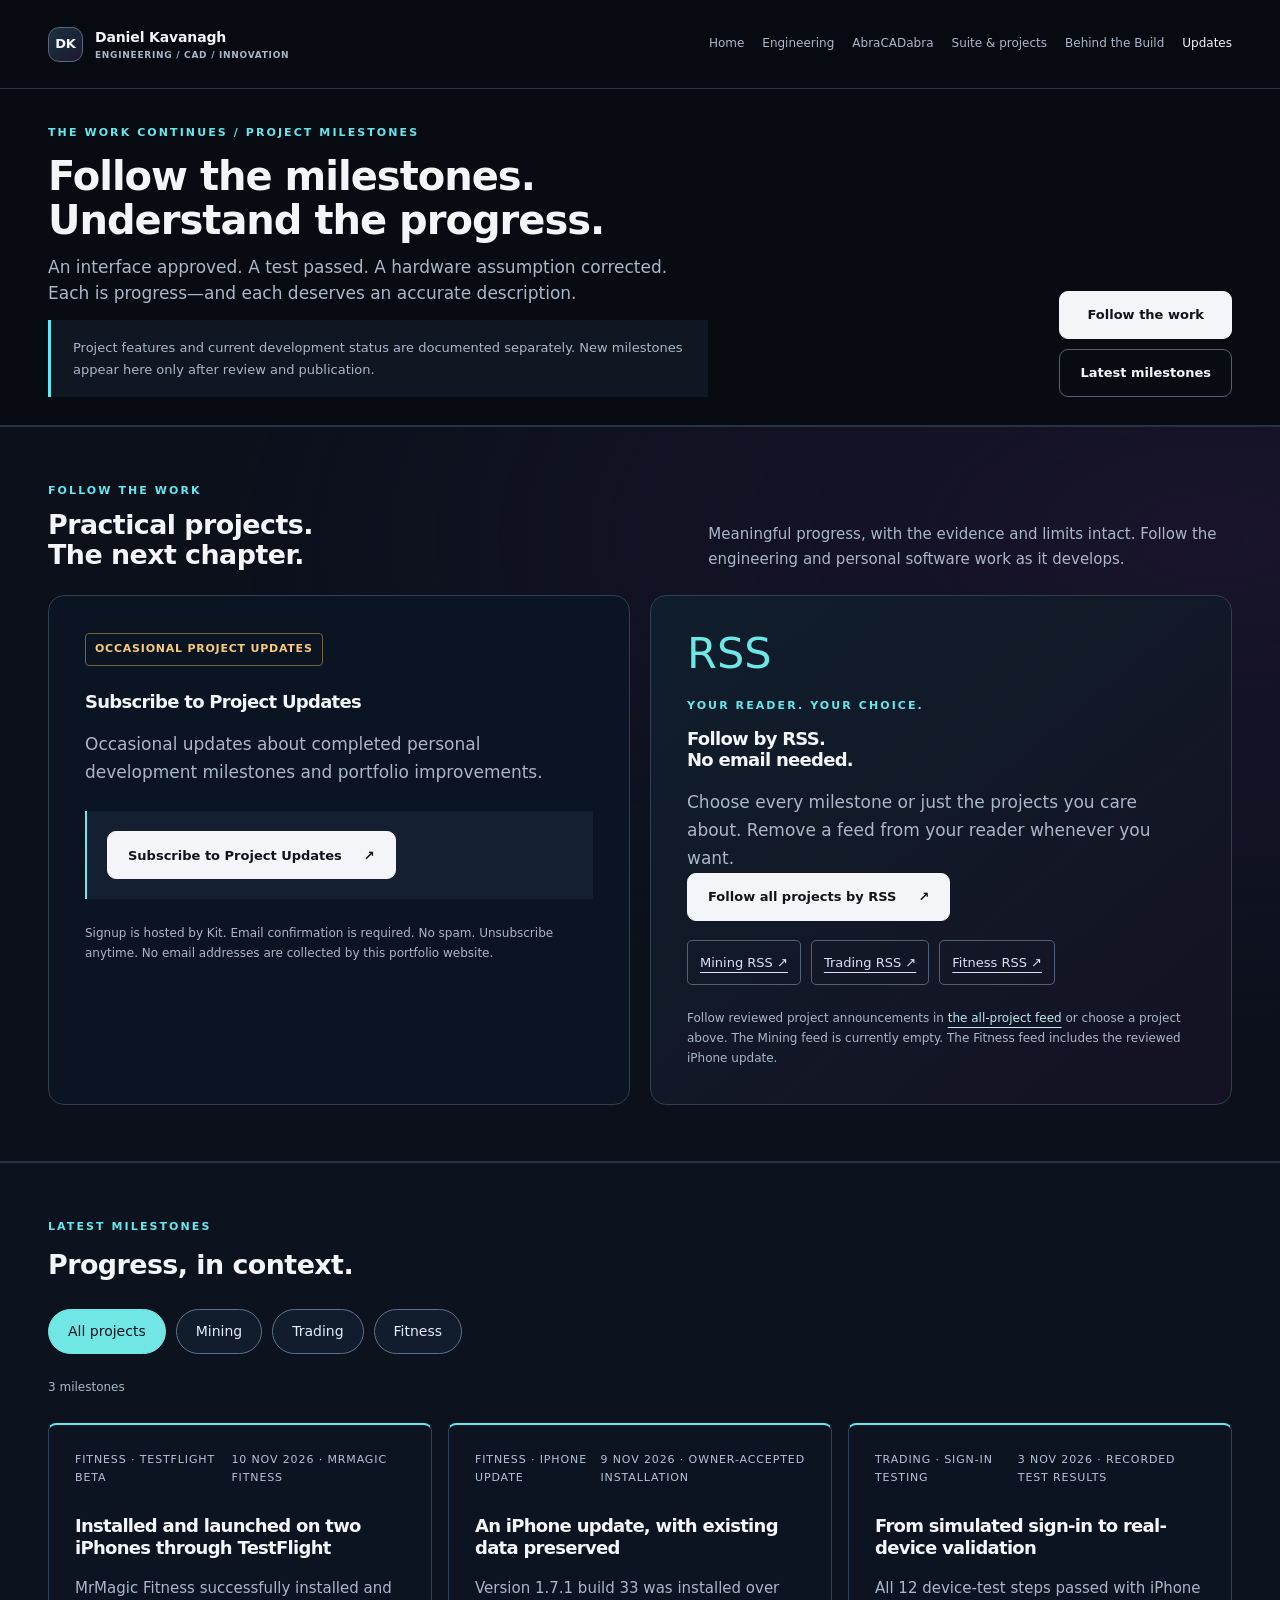
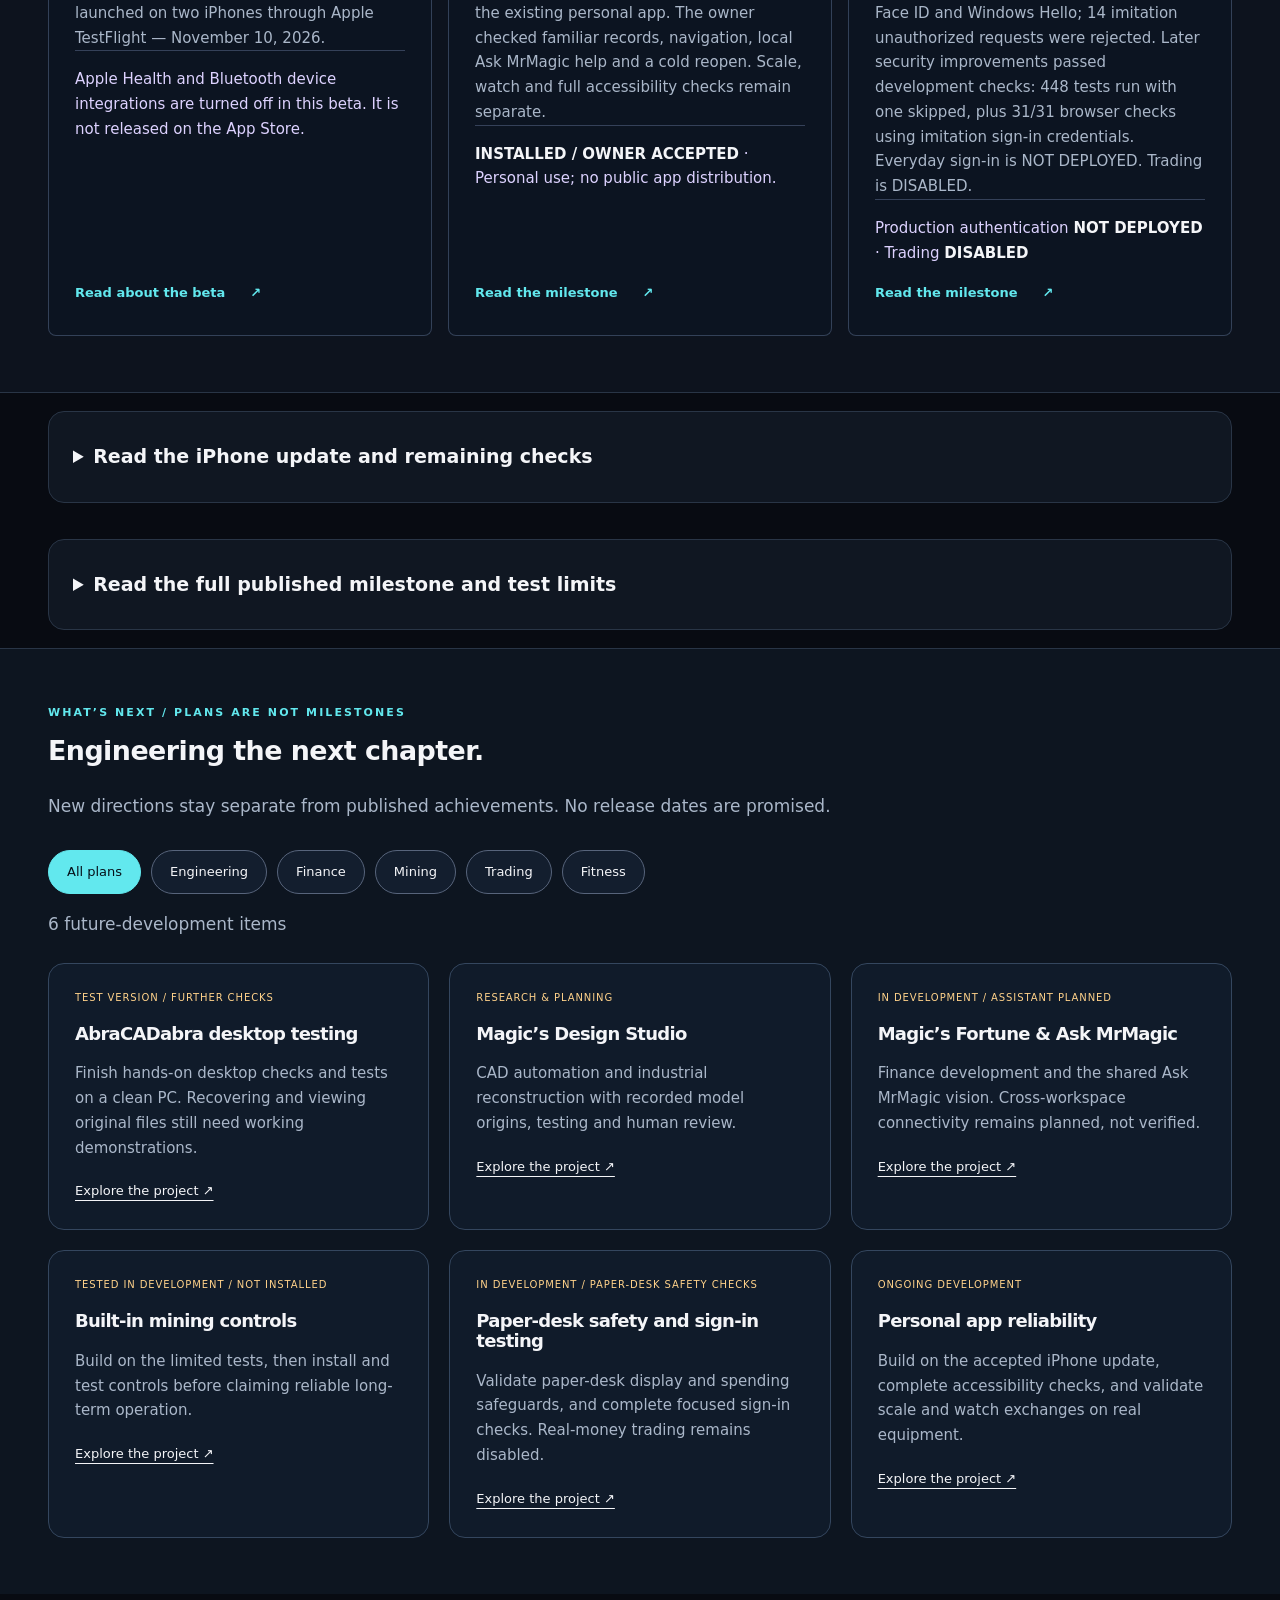
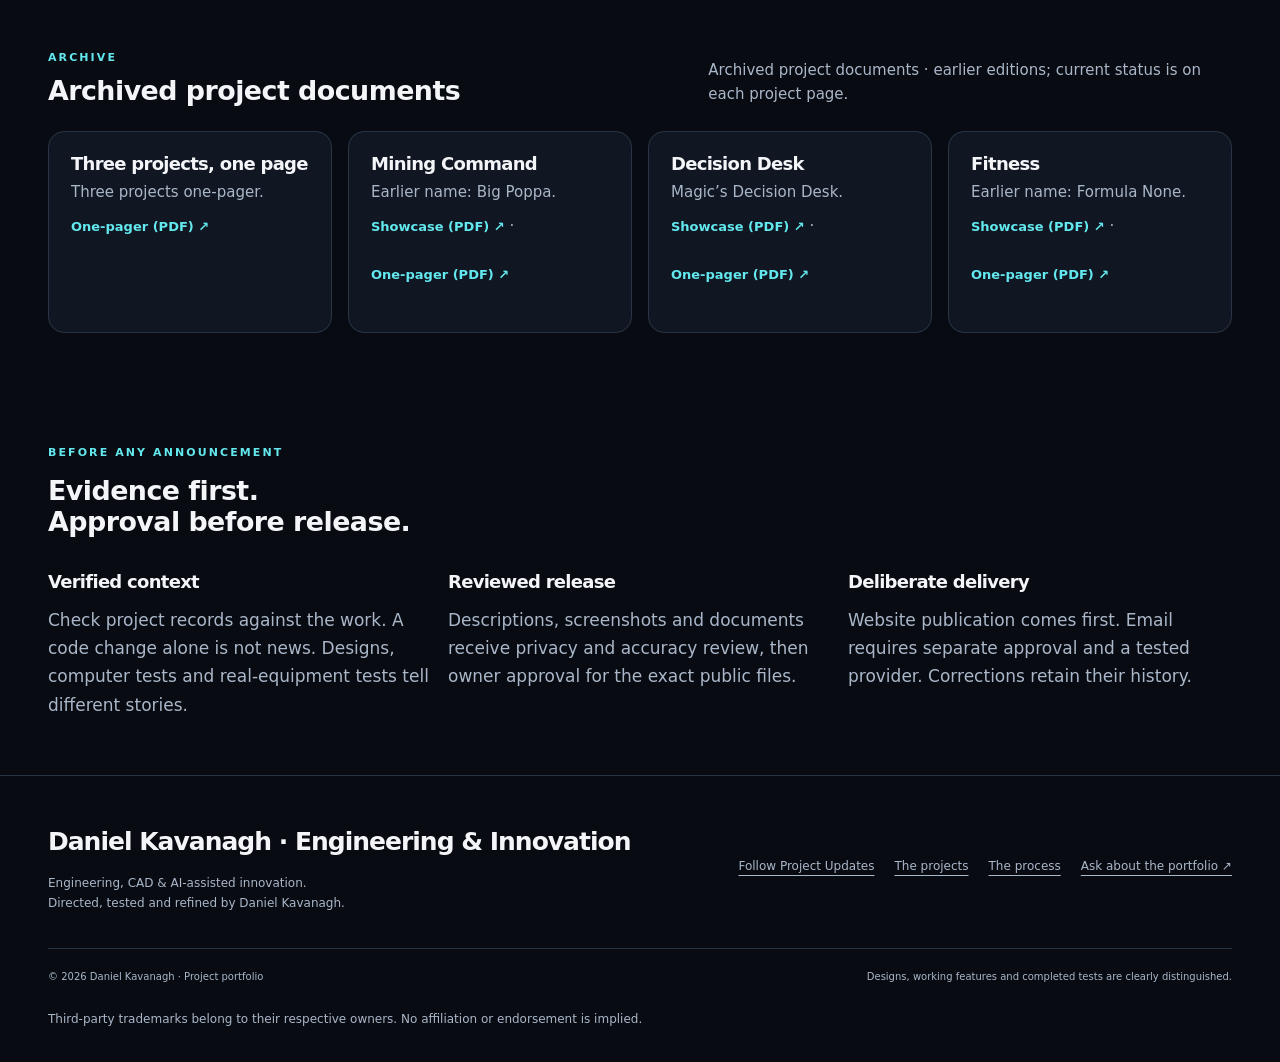
<file: site/updates.html>
<!doctype html>
<html lang="en"><head><meta charset="utf-8"><meta name="viewport" content="width=device-width,initial-scale=1"><meta name="referrer" content="no-referrer"><meta http-equiv="Content-Security-Policy" content="default-src &#x27;self&#x27;; img-src &#x27;self&#x27; data:; script-src &#x27;self&#x27;; style-src &#x27;self&#x27;; font-src &#x27;self&#x27;; connect-src &#x27;none&#x27;; object-src &#x27;none&#x27;; base-uri &#x27;none&#x27;; form-action &#x27;none&#x27;"><title>Follow Project Updates | Daniel Kavanagh</title><meta name="description" content="Follow reviewed Mining, Trading and Fitness milestones. Subscribe to occasional email updates or follow by RSS."><meta property="og:type" content="website"><meta property="og:title" content="Follow Project Updates"><meta property="og:description" content="Follow reviewed Mining, Trading and Fitness milestones. Subscribe to occasional email updates or follow by RSS."><meta property="og:image" content="https://danielkavanagh2021-lgtm.github.io/three-projects-one-builder/assets/images/engineering-social.png"><meta property="og:image:width" content="1200"><meta property="og:image:height" content="630"><meta name="twitter:card" content="summary_large_image"><link rel="icon" href="assets/favicon.svg" type="image/svg+xml"><link rel="stylesheet" href="assets/site.css"><script src="assets/site.js" defer=""></script><link rel="stylesheet" href="assets/follow.css"><link rel="alternate" type="application/rss+xml" title="Daniel Kavanagh project milestones" href="feed.xml"><script src="assets/follow.js" defer=""></script><link rel="canonical" href="https://danielkavanagh2021-lgtm.github.io/three-projects-one-builder/updates.html"><meta property="og:url" content="https://danielkavanagh2021-lgtm.github.io/three-projects-one-builder/updates.html"><link rel="stylesheet" href="assets/suite.css"><script src="assets/suite.js" defer=""></script><link rel="stylesheet" href="assets/engineering.css"><script src="assets/engineering.js" defer=""></script><link rel="stylesheet" href="assets/refinement.css"><link rel="stylesheet" href="assets/spacing.css"><link rel="stylesheet" href="assets/concept-c.css"><link rel="stylesheet" href="assets/pages/updates.css"></head><body class="cyan concept-c"><a class="skip" href="#main">Skip to content</a><header class="site-header"><div class="wrap header-inner"><a class="brand" href="index.html" aria-label="Daniel Kavanagh portfolio home"><span class="brand-mark" aria-hidden="true">DK</span><span>Daniel Kavanagh<small>ENGINEERING / CAD / INNOVATION</small></span></a><button class="menu-toggle" type="button" aria-controls="primary-nav" aria-expanded="false" hidden="">Menu <span aria-hidden="true">☰</span></button><nav class="nav" id="primary-nav" aria-label="Primary"><a href="index.html">Home</a><a href="engineering.html">Engineering</a><a href="abracadabra.html">AbraCADabra</a><a href="index.html#projects">Suite &amp; projects</a><a href="behind-the-build.html">Behind the Build</a><a href="updates.html" aria-current="page">Updates</a></nav></div></header><noscript><p class="no-script">Pages and images remain available without JavaScript. Select an image to see it at full size.</p></noscript><main id="main" tabindex="-1"><section class="cc-band" id="overview"><div class="wrap"><div class="cc-band-in"><div><p class="eyebrow">THE WORK CONTINUES / PROJECT MILESTONES</p><h1 class="cc-title">Follow the milestones. Understand the progress.</h1><p class="cc-intro">An interface approved. A test passed. A hardware assumption corrected. Each is progress—and each deserves an accurate description.</p><p class="status-note upd-note">Project features and current development status are documented separately. New milestones appear here only after review and publication.</p></div><div class="cc-band-cta"><a class="button" href="#follow">Follow the work</a><a class="button secondary" href="#latest">Latest milestones</a></div></div></div></section><section class="section follow-section" id="follow"><div class="wrap"><div class="cc-head-row"><div><p class="eyebrow">FOLLOW THE WORK</p><h2>Practical projects.<br>The next chapter.</h2></div><p>Meaningful progress, with the evidence and limits intact. Follow the engineering and personal software work as it develops.</p></div><div class="follow-grid upd-follow"><article class="email-preview email-coming-soon"><span class="review-badge">OCCASIONAL PROJECT UPDATES</span><h3>Subscribe to Project Updates</h3><p>Occasional updates about completed personal development milestones and portfolio improvements.</p><div class="coming-soon-message"><a class="button" href="https://mrmagic-suite.kit.com/54c425d3c2" rel="noreferrer">Subscribe to Project Updates <span aria-hidden="true">↗</span></a></div><p class="fineprint">Signup is hosted by Kit. Email confirmation is required. No spam. Unsubscribe anytime. No email addresses are collected by this portfolio website.</p></article><aside class="rss-panel"><span class="rss-icon" aria-hidden="true">RSS</span><p class="eyebrow">YOUR READER. YOUR CHOICE.</p><h3>Follow by RSS.<br>No email needed.</h3><p>Choose every milestone or just the projects you care about. Remove a feed from your reader whenever you want.</p><a class="button" href="feed.xml">Follow all projects by RSS <span aria-hidden="true">↗</span></a><div class="rss-interests"><a href="feed-mining.xml">Mining RSS ↗</a><a href="feed-trading.xml">Trading RSS ↗</a><a href="feed-fitness.xml">Fitness RSS ↗</a></div><p class="fineprint">Follow reviewed project announcements in <a href="feed.xml">the all-project feed</a> or choose a project above. The Mining feed is currently empty. The Fitness feed includes the reviewed iPhone update.</p></aside></div></div></section><section class="section tinted" id="latest"><div class="wrap"><p class="eyebrow">LATEST MILESTONES</p><h2>Progress, in context.</h2><div class="milestone-filters" role="group" aria-label="Filter milestones by project"><button type="button" data-milestone-filter="all" aria-pressed="true">All projects</button><button type="button" data-milestone-filter="mining" aria-pressed="false">Mining</button><button type="button" data-milestone-filter="trading" aria-pressed="false">Trading</button><button type="button" data-milestone-filter="fitness" aria-pressed="false">Fitness</button></div><p class="fineprint" id="milestone-count" aria-live="polite">3 milestones</p><div class="milestone-timeline upd-timeline" id="milestone-timeline"><article class="milestone milestone-featured" data-project="fitness" id="fitness-testflight-two-iphones"><div class="milestone-meta"><span>FITNESS · TESTFLIGHT BETA</span><time datetime="2026-11-10">10 NOV 2026 · MRMAGIC FITNESS</time></div><h3>Installed and launched on two iPhones through TestFlight</h3><p>MrMagic Fitness successfully installed and launched on two iPhones through Apple TestFlight — November 10, 2026.</p><p class="milestone-status">Apple Health and Bluetooth device integrations are turned off in this beta. It is not released on the App Store.</p><a class="text-link" href="formula-none-fitness.html#beta">Read about the beta <span aria-hidden="true">↗</span></a></article><article class="milestone milestone-featured" data-project="fitness"><div class="milestone-meta"><span>FITNESS · IPHONE UPDATE</span><time datetime="2026-11-09">9 NOV 2026 · OWNER-ACCEPTED INSTALLATION</time></div><h3>An iPhone update, with existing data preserved</h3><p>Version 1.7.1 build 33 was installed over the existing personal app. The owner checked familiar records, navigation, local Ask MrMagic help and a cold reopen. Scale, watch and full accessibility checks remain separate.</p><p class="milestone-status"><strong>INSTALLED / OWNER ACCEPTED</strong> · Personal use; no public app distribution.</p><a class="text-link" href="updates.html#fitness-build33-iphone-installation">Read the milestone <span aria-hidden="true">↗</span></a></article><article class="milestone milestone-featured" data-project="trading"><div class="milestone-meta"><span>TRADING · SIGN-IN TESTING</span><time datetime="2026-11-03">3 NOV 2026 · RECORDED TEST RESULTS</time></div><h3>From simulated sign-in to real-device validation</h3><p>All 12 device-test steps passed with iPhone Face ID and Windows Hello; 14 imitation unauthorized requests were rejected. Later security improvements passed development checks: 448 tests run with one skipped, plus 31/31 browser checks using imitation sign-in credentials. Everyday sign-in is NOT DEPLOYED. Trading is DISABLED.</p><p class="milestone-status">Production authentication <strong>NOT DEPLOYED</strong> · Trading <strong>DISABLED</strong></p><a class="text-link" href="updates.html#trading-m7-real-device-auth-hardening">Read the milestone <span aria-hidden="true">↗</span></a></article><div class="milestone-empty" id="milestone-empty" hidden=""><h3>No milestones for this project yet.</h3><p id="milestone-empty-message">Choose another project or follow its RSS feed.</p><a class="text-link" href="index.html#projects">Explore the current projects ↗</a></div></div></div></section><section class="section milestone-detail" data-milestone-detail="fitness" id="fitness-build33-iphone-installation" aria-labelledby="fitness-milestone-title"><div class="wrap"><details class="technical-detail"><summary>Read the iPhone update and remaining checks</summary><p class="eyebrow">MAGIC’S FITNESS COMPANION / PERSONAL iPHONE APP</p><h2 id="fitness-milestone-title">An iPhone update, with existing data preserved</h2><p class="lead">An accepted update to the app I already use—not a first installation or a public app launch.</p><p class="fineprint"><time datetime="2026-11-09">Installation and owner acceptance recorded: 9 November 2026</time> · Version 1.7.1, build 33. The installed app displays the name MrMagic Fitness Companion.</p><div class="milestone-copy"><section class="milestone-copy-section"><h3>What I checked on my iPhone</h3><p>The MacBook development receipt records a successful in-place installation without uninstalling the existing app. I confirmed normal launch, familiar workouts, body/scale history, settings and the data library. A cold reopen retained the expected records and the Plan, Today and Ask experience.</p><p>I checked Ask MrMagic’s extra-set answer and entry points from Today, Plan, Activity, Protein, More and Progress; scrolling in lower More and Progress; keyboard clearance in Plan; and the original saying card with “Show another.” Data comparisons also supported preservation, while the Health library continued its normal background exports. This is not a claim that every file stayed byte-identical.</p></section><section class="milestone-copy-section"><h3>Useful help, with a clear boundary</h3><p>The app’s Ask MrMagic answers supported how-to questions locally using deterministic content. It does not read personal records, store queries or call an external AI service. This working app-help feature is separate from this website’s six-topic Q&amp;A and the planned private cross-workspace assistant.</p></section><section class="milestone-copy-section"><h3>What is still unverified</h3><p>Full sheet-by-sheet coverage, VoiceOver and largest-text runtime checks remain outstanding. No new live scale or watch exchange was tested. An existing workout-count test defect remains unresolved; supplemental sets do not yet change the legacy two-set totals. No uninterrupted watch reporting or native Apple Watch application is claimed.</p><p>The physical-iPhone results are owner-confirmed and recorded by MacBook Fitness Codex; Portfolio Codex did not rerun the app tests or operate the phone. The Fitness page separates three owner-approved personal build 33 iPhone Mirroring views—Today, Activity and Weight—from earlier computer-test images and approved design artwork. The displayed readings are dated and energy coverage is incomplete. The application remains personal-use software; it was installed and launched on two iPhones through Apple TestFlight on November 10, 2026, and it is not released on the App Store.</p></section></div><a class="text-link" href="formula-none-fitness.html">Explore Magic’s Fitness Companion ↗</a></details></div></section><section class="section milestone-detail" data-milestone-detail="trading" id="trading-m7-real-device-auth-hardening" aria-labelledby="milestone-title"><div class="wrap"><details class="technical-detail"><summary>Read the full published milestone and test limits</summary><p class="eyebrow">MAGIC’S DECISION DESK / SIGN-IN AND SECURITY TESTS</p><h2 id="milestone-title">From simulated sign-in to real-device validation</h2><p class="lead">Magic’s Decision Desk completed a device sign-in test plan and a later round of security improvements in development.</p><p class="fineprint"><time datetime="2026-11-03">Test results recorded: 3 November 2026</time> · Based on reviewed project reports and implementation tests.</p><p class="status-note"><strong>PRODUCTION AUTHENTICATION: NOT DEPLOYED</strong><br><strong>TRADING: DISABLED</strong> · No production activation is announced.</p><div class="milestone-metrics"><article class="milestone-metric"><strong>12 / 12</strong><h3>Device-test steps</h3><p>Recorded real-device test plan passed.</p></article><article class="milestone-metric"><strong>14 / 14</strong><h3>Unauthorized requests refused</h3><p>Imitation requests during the device test.</p></article><article class="milestone-metric"><strong>448</strong><h3>Tests run on the later security changes</h3><p>Test suite completed successfully; one test skipped.</p></article><article class="milestone-metric"><strong>31 / 31</strong><h3>Later browser checks</h3><p>Imitation sign-in credentials and throwaway records.</p></article></div><div class="milestone-copy"><section class="milestone-copy-section"><h3>Testing on real devices</h3><p>Magic’s Decision Desk has moved from simulated passkey testing to recorded validation on real devices. The device-test report records successful iPhone Face ID and Windows Hello sign-in in a separate test environment. All 12 steps in the device test plan passed; 14 of 14 simulated unauthorized requests were rejected.</p><p>The plan covered more than successful sign-in. It exercised enrollment, cancellation, device removal, expired codes, emergency locking and access refusal. Trading stayed disabled. The temporary server, access route and disposable server-side store were removed after testing. Test passkeys could remain on the devices; the removed test environment no longer recognizes them.</p></section><section class="milestone-copy-section"><h3>What testing changed</h3><p>The device exercise also exposed useful gaps: some refusals and cancelled prompts were not represented in the audit trail, and a recent sign-in could still count as authorization for a device change. The later security revision addressed those behaviors in development rather than treating a successful sign-in as the end of the work.</p><p>The hardening adds fresh, single-use authorization for device changes, strengthens server-side refusal of paper-trade requests, and improves security auditing, emergency locking and backup/recovery checks. These are implementation and test results, not an announcement of a production service.</p></section><section class="milestone-copy-section"><h3>The evidence, with its limits</h3><p>The later security report records 448 repository tests run, with the suite finishing OK and one test skipped. Its browser rehearsal passed 31 of 31 checks using simulated passkeys and disposable data. Those browser checks are separate from the earlier real-device test plan.</p><p>The later changes to device permissions and emergency locking still need a short, focused test on real devices. Setup for everyday use remains a separate step requiring owner approval. Passing these checks is not a claim that every security risk has been eliminated.</p></section><section class="milestone-copy-section"><h3>Where the project stands</h3><p>The initial real-device sign-in tests are complete, and the later security changes are complete in development. Production authentication is NOT DEPLOYED. Trading is DISABLED, and this authentication build refuses paper-trade writes. The portfolio presents the work; it does not provide access to the underlying application.</p><p>Next, rehearse setup and retest the changed behavior on real devices before any owner-approved activation. The engineering lesson is straightforward: use real-device testing to challenge assumptions, turn the findings into specific corrections, and keep test completion separate from permission to deploy.</p></section><p class="fineprint">These results come from recorded project tests and code review. The application tests were not rerun for this portfolio story.</p><a class="text-link" href="magics-decision-desk.html">Explore Magic’s Decision Desk ↗</a></div></details></div></section><section class="section future-section" id="future-development"><div class="wrap"><p class="eyebrow">WHAT’S NEXT / PLANS ARE NOT MILESTONES</p><h2>Engineering the next chapter.</h2><p class="lead">New directions stay separate from published achievements. No release dates are promised.</p><div class="roadmap-filters" role="group" aria-label="Filter future development"><button data-roadmap-filter="all" aria-pressed="true">All plans</button><button data-roadmap-filter="engineering" aria-pressed="false">Engineering</button><button data-roadmap-filter="finance" aria-pressed="false">Finance</button><button data-roadmap-filter="mining" aria-pressed="false">Mining</button><button data-roadmap-filter="trading" aria-pressed="false">Trading</button><button data-roadmap-filter="fitness" aria-pressed="false">Fitness</button></div><p id="roadmap-count" role="status">6 future-development items</p><div class="roadmap-grid"><article class="roadmap-card" data-roadmap-projects="engineering"><span class="roadmap-status">TEST VERSION / FURTHER CHECKS</span><h3>AbraCADabra desktop testing</h3><p>Finish hands-on desktop checks and tests on a clean PC. Recovering and viewing original files still need working demonstrations.</p><a href="abracadabra.html">Explore the project ↗</a></article><article class="roadmap-card" data-roadmap-projects="engineering"><span class="roadmap-status">RESEARCH &amp; PLANNING</span><h3>Magic’s Design Studio</h3><p>CAD automation and industrial reconstruction with recorded model origins, testing and human review.</p><a href="engineering.html#design-studio">Explore the project ↗</a></article><article class="roadmap-card" data-roadmap-projects="finance"><span class="roadmap-status">IN DEVELOPMENT / ASSISTANT PLANNED</span><h3>Magic’s Fortune &amp; Ask MrMagic</h3><p>Finance development and the shared Ask MrMagic vision. Cross-workspace connectivity remains planned, not verified.</p><a href="magics-fortune.html">Explore the project ↗</a></article><article class="roadmap-card" data-roadmap-projects="mining"><span class="roadmap-status">TESTED IN DEVELOPMENT / NOT INSTALLED</span><h3>Built-in mining controls</h3><p>Build on the limited tests, then install and test controls before claiming reliable long-term operation.</p><a href="big-poppa.html">Explore the project ↗</a></article><article class="roadmap-card" data-roadmap-projects="trading"><span class="roadmap-status">IN DEVELOPMENT / PAPER-DESK SAFETY CHECKS</span><h3>Paper-desk safety and sign-in testing</h3><p>Validate paper-desk display and spending safeguards, and complete focused sign-in checks. Real-money trading remains disabled.</p><a href="magics-decision-desk.html">Explore the project ↗</a></article><article class="roadmap-card" data-roadmap-projects="fitness"><span class="roadmap-status">ONGOING DEVELOPMENT</span><h3>Personal app reliability</h3><p>Build on the accepted iPhone update, complete accessibility checks, and validate scale and watch exchanges on real equipment.</p><a href="formula-none-fitness.html">Explore the project ↗</a></article></div></div></section><section class="section upd-docs" id="project-documents"><div class="wrap"><div class="cc-head-row"><div><p class="eyebrow">ARCHIVE</p><h2>Archived project documents</h2></div><p>Archived project documents · earlier editions; current status is on each project page.</p></div><div class="cc-cards upd-doc-cards"><article class="cc-card"><h3>Three projects, one page</h3><p>Three projects one-pager.</p><p><a class="text-link" href="assets/downloads/10-Three-Projects-One-Page.pdf" target="_blank" rel="noopener">One-pager (PDF) ↗</a></p></article><article class="cc-card"><h3>Mining Command</h3><p>Earlier name: Big Poppa.</p><p><a class="text-link" href="assets/downloads/04-Big-Poppa-Showcase.pdf" target="_blank" rel="noopener">Showcase (PDF) ↗</a> · <a class="text-link" href="assets/downloads/07-Big-Poppa-One-Page.pdf" target="_blank" rel="noopener">One-pager (PDF) ↗</a></p></article><article class="cc-card"><h3>Decision Desk</h3><p>Magic’s Decision Desk.</p><p><a class="text-link" href="assets/downloads/05-Magics-Decision-Desk-Showcase.pdf" target="_blank" rel="noopener">Showcase (PDF) ↗</a> · <a class="text-link" href="assets/downloads/08-Magics-Decision-Desk-One-Page.pdf" target="_blank" rel="noopener">One-pager (PDF) ↗</a></p></article><article class="cc-card"><h3>Fitness</h3><p>Earlier name: Formula None.</p><p><a class="text-link" href="assets/downloads/06-Formula-None-Fitness-Showcase.pdf" target="_blank" rel="noopener">Showcase (PDF) ↗</a> · <a class="text-link" href="assets/downloads/09-Formula-None-Fitness-One-Page.pdf" target="_blank" rel="noopener">One-pager (PDF) ↗</a></p></article></div></div></section><section class="section announcement-process"><div class="wrap"><p class="eyebrow">BEFORE ANY ANNOUNCEMENT</p><h2>Evidence first.<br>Approval before release.</h2><div class="three-col"><article><h3>Verified context</h3><p>Check project records against the work. A code change alone is not news. Designs, computer tests and real-equipment tests tell different stories.</p></article><article><h3>Reviewed release</h3><p>Descriptions, screenshots and documents receive privacy and accuracy review, then owner approval for the exact public files.</p></article><article><h3>Deliberate delivery</h3><p>Website publication comes first. Email requires separate approval and a tested provider. Corrections retain their history.</p></article></div></div></section></main><footer class="site-footer"><div class="wrap"><div class="footer-top"><div><strong>Daniel Kavanagh · Engineering &amp; Innovation</strong><p>Engineering, CAD &amp; AI-assisted innovation.<br>Directed, tested and refined by Daniel Kavanagh.</p></div><nav class="footer-nav" aria-label="Footer"><a href="updates.html">Follow Project Updates</a><a href="index.html#projects">The projects</a><a href="behind-the-build.html">The process</a><a href="index.html#ask-site">Ask about the portfolio ↗</a></nav></div><div class="footer-bottom"><span>© 2026 Daniel Kavanagh · Project portfolio</span><span>Designs, working features and completed tests are clearly distinguished.</span></div><p class="fineprint">Third-party trademarks belong to their respective owners. No affiliation or endorsement is implied.</p></div></footer><dialog id="image-viewer" aria-label="Screenshot viewer" aria-describedby="viewer-caption"><div class="viewer-toolbar"><button type="button" class="viewer-prev" aria-label="Previous screenshot">←</button><button type="button" class="viewer-next" aria-label="Next screenshot">→</button><span id="viewer-position" aria-live="polite"></span><button type="button" class="viewer-close" aria-label="Close screenshot viewer">Close ×</button></div><img class="viewer-image" alt=""><p class="viewer-caption" id="viewer-caption"></p><a class="original-link" href="assets/images/engineering-social.png" target="_blank" rel="noopener">Open full-resolution image ↗</a></dialog></body></html>
</file>
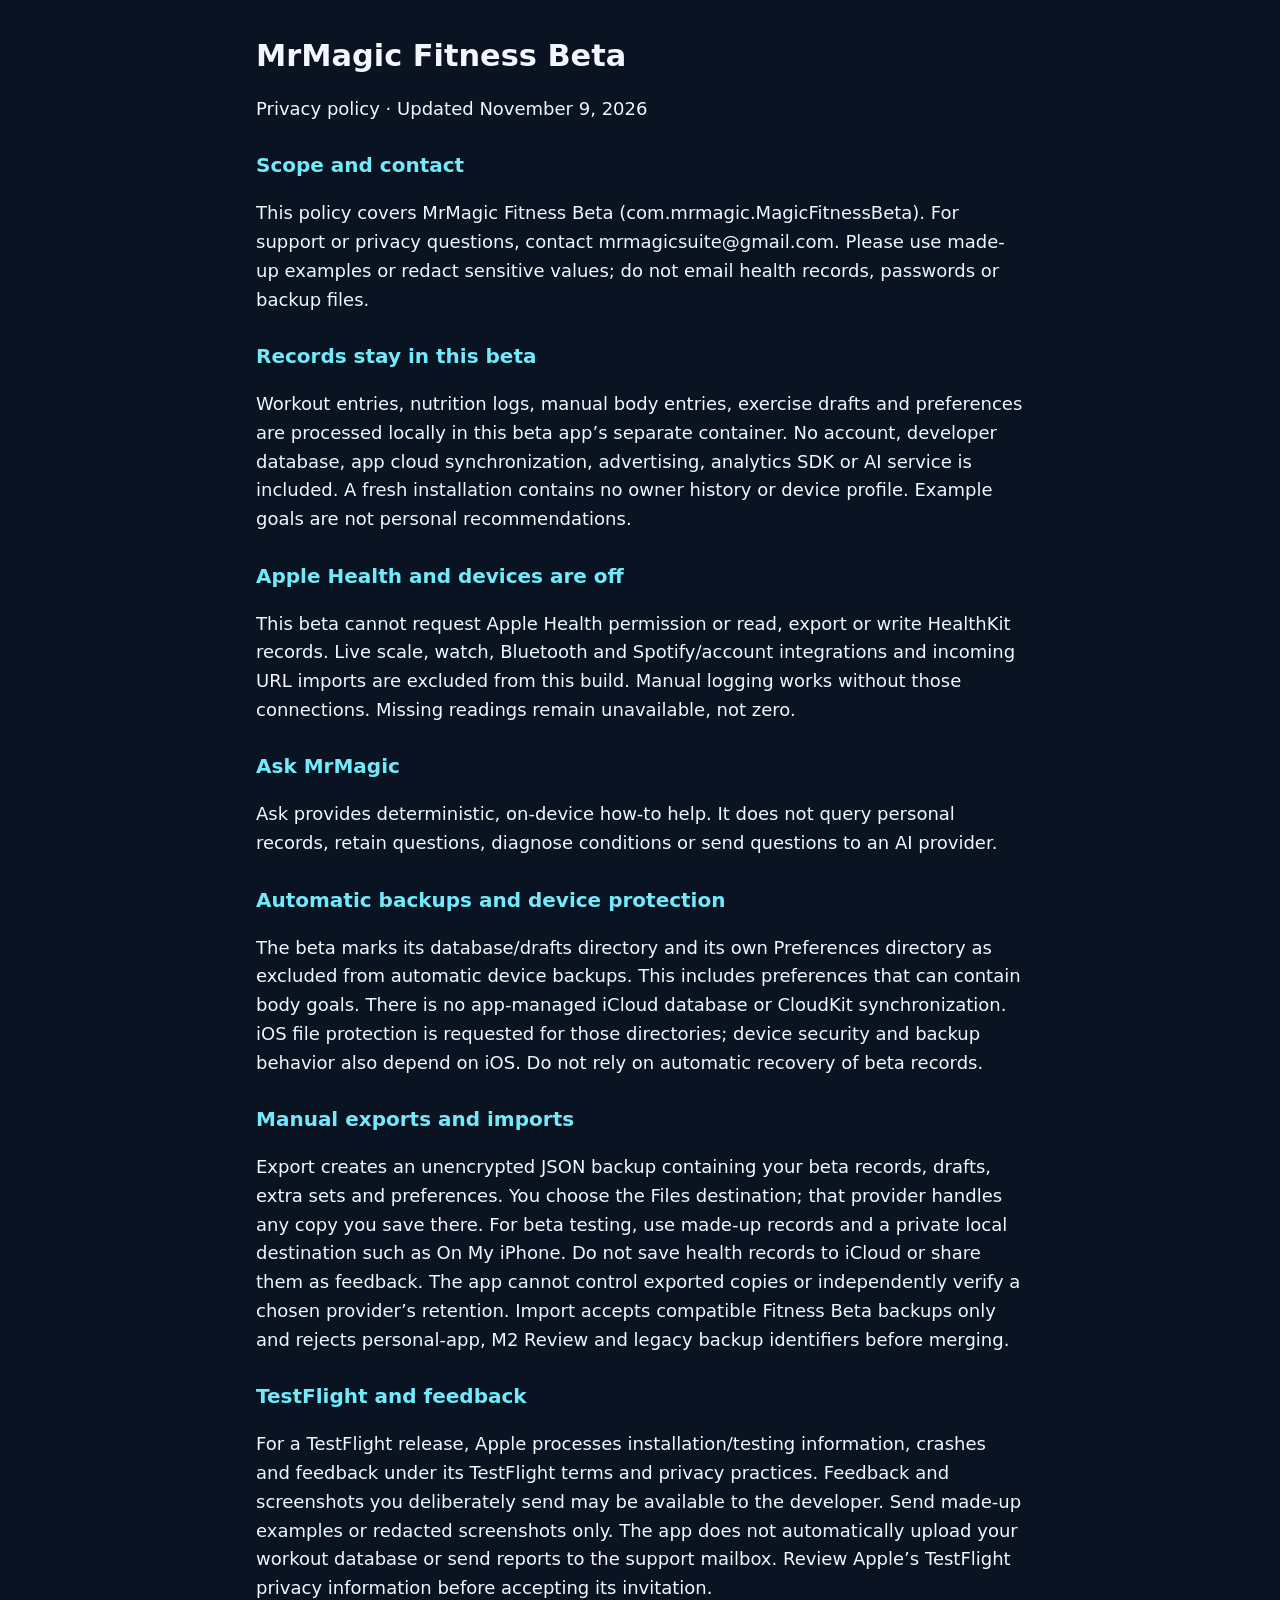
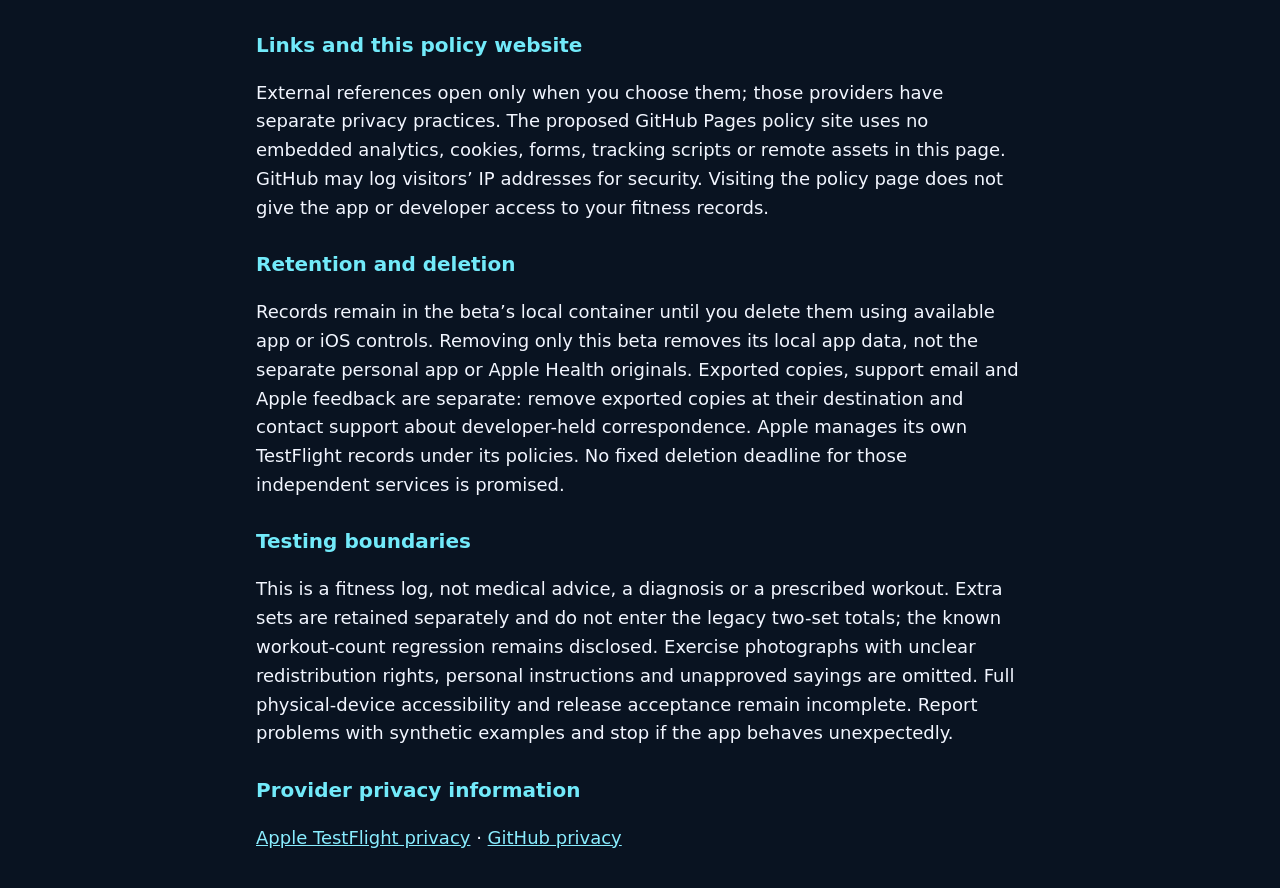
<file: site/privacy/mrmagic-fitness-beta.html>
<!doctype html><html lang="en"><meta charset="utf-8"><meta name="viewport" content="width=device-width, initial-scale=1"><title>MrMagic Fitness Beta — Privacy policy</title><style>html{color-scheme:light dark}body{font:18px/1.6 system-ui,sans-serif;max-width:48rem;padding:1.1rem;margin:auto;background:#091321;color:#f2f6ff}h1{font-size:1.9rem;line-height:1.2}h2{font-size:1.25rem;color:#72eafa;margin-top:1.6rem}a{color:#89edff}p{overflow-wrap:anywhere}.note{color:#c5cfdf}a:focus-visible{outline:3px solid #ffb547;outline-offset:4px}</style><main><h1>MrMagic Fitness Beta</h1><p>Privacy policy · Updated November 9, 2026</p><section><h2>Scope and contact</h2><p>This policy covers MrMagic Fitness Beta (com.mrmagic.MagicFitnessBeta). For support or privacy questions, contact mrmagicsuite@gmail.com. Please use made-up examples or redact sensitive values; do not email health records, passwords or backup files.</p></section><section><h2>Records stay in this beta</h2><p>Workout entries, nutrition logs, manual body entries, exercise drafts and preferences are processed locally in this beta app’s separate container. No account, developer database, app cloud synchronization, advertising, analytics SDK or AI service is included. A fresh installation contains no owner history or device profile. Example goals are not personal recommendations.</p></section><section><h2>Apple Health and devices are off</h2><p>This beta cannot request Apple Health permission or read, export or write HealthKit records. Live scale, watch, Bluetooth and Spotify/account integrations and incoming URL imports are excluded from this build. Manual logging works without those connections. Missing readings remain unavailable, not zero.</p></section><section><h2>Ask MrMagic</h2><p>Ask provides deterministic, on-device how-to help. It does not query personal records, retain questions, diagnose conditions or send questions to an AI provider.</p></section><section><h2>Automatic backups and device protection</h2><p>The beta marks its database/drafts directory and its own Preferences directory as excluded from automatic device backups. This includes preferences that can contain body goals. There is no app-managed iCloud database or CloudKit synchronization. iOS file protection is requested for those directories; device security and backup behavior also depend on iOS. Do not rely on automatic recovery of beta records.</p></section><section><h2>Manual exports and imports</h2><p>Export creates an unencrypted JSON backup containing your beta records, drafts, extra sets and preferences. You choose the Files destination; that provider handles any copy you save there. For beta testing, use made-up records and a private local destination such as On My iPhone. Do not save health records to iCloud or share them as feedback. The app cannot control exported copies or independently verify a chosen provider’s retention. Import accepts compatible Fitness Beta backups only and rejects personal-app, M2 Review and legacy backup identifiers before merging.</p></section><section><h2>TestFlight and feedback</h2><p>For a TestFlight release, Apple processes installation/testing information, crashes and feedback under its TestFlight terms and privacy practices. Feedback and screenshots you deliberately send may be available to the developer. Send made-up examples or redacted screenshots only. The app does not automatically upload your workout database or send reports to the support mailbox. Review Apple’s TestFlight privacy information before accepting its invitation.</p></section><section><h2>Links and this policy website</h2><p>External references open only when you choose them; those providers have separate privacy practices. The proposed GitHub Pages policy site uses no embedded analytics, cookies, forms, tracking scripts or remote assets in this page. GitHub may log visitors’ IP addresses for security. Visiting the policy page does not give the app or developer access to your fitness records.</p></section><section><h2>Retention and deletion</h2><p>Records remain in the beta’s local container until you delete them using available app or iOS controls. Removing only this beta removes its local app data, not the separate personal app or Apple Health originals. Exported copies, support email and Apple feedback are separate: remove exported copies at their destination and contact support about developer-held correspondence. Apple manages its own TestFlight records under its policies. No fixed deletion deadline for those independent services is promised.</p></section><section><h2>Testing boundaries</h2><p>This is a fitness log, not medical advice, a diagnosis or a prescribed workout. Extra sets are retained separately and do not enter the legacy two-set totals; the known workout-count regression remains disclosed. Exercise photographs with unclear redistribution rights, personal instructions and unapproved sayings are omitted. Full physical-device accessibility and release acceptance remain incomplete. Report problems with synthetic examples and stop if the app behaves unexpectedly.</p></section><h2>Provider privacy information</h2><p><a href="https://www.apple.com/legal/privacy/data/en/test-flight/">Apple TestFlight privacy</a> · <a href="https://docs.github.com/en/site-policy/privacy-policies/github-general-privacy-statement">GitHub privacy</a></p></main></html>
</file>
<file: site/assets/site.css>
@charset "UTF-8";
:root{color-scheme:dark;--bg:#080b12;--surface:#101722;--surface2:#151e2d;--ink:#f4f5f8;--muted:#aab7c9;--line:#293546;--cyan:#62e8ee;--magenta:#f39bdf;--violet:#bba4ff;--emerald:#77e8b4;--amber:#ffd28a;--accent:var(--cyan);--radius:22px;font-family:"Segoe UI",system-ui,-apple-system,BlinkMacSystemFont,sans-serif}
*{box-sizing:border-box}html{scroll-behavior:smooth;scroll-padding-top:110px}body{margin:0;background:var(--bg);color:var(--ink);font-size:17px;line-height:1.65}body.viewer-open{overflow:hidden}a{color:inherit;text-decoration-thickness:1px;text-underline-offset:5px}button,a{-webkit-tap-highlight-color:transparent}button{font:inherit}button,a,summary{touch-action:manipulation}:focus-visible{outline:3px solid var(--cyan);outline-offset:5px}::selection{background:#624192;color:white}img{display:block;max-width:100%;height:auto}h1,h2,h3,p,figure{margin:0}h1,h2,h3{line-height:1.09;letter-spacing:-.04em;font-weight:650}p{color:var(--muted)}h1{font-size:clamp(44px,6vw,86px)}h2{font-size:clamp(33px,4vw,56px)}h3{font-size:25px}strong{color:var(--ink)}.wrap{width:min(1256px,calc(100% - 96px));margin:auto}.cyan{--accent:var(--cyan)}.magenta{--accent:var(--magenta)}.violet{--accent:var(--violet)}.eyebrow{font:600 11px/1.5 "Segoe UI",system-ui,sans-serif;letter-spacing:.19em;text-transform:uppercase;color:var(--accent);margin-bottom:22px}.eyebrow span{margin-right:20px;color:var(--muted)}.pill{display:inline-flex;align-items:center;gap:8px;border:1px solid var(--line);border-radius:999px;font-size:11px;line-height:1.5;letter-spacing:.06em;padding:7px 12px;color:var(--muted)}.pill:before{content:"";width:6px;height:6px;background:var(--emerald);border-radius:50%}.pill.amber:before{background:var(--amber)}.skip{position:fixed;top:-100px;left:16px;z-index:100;background:var(--ink);color:var(--bg);padding:14px}.skip:focus{top:12px}.site-header{border-bottom:1px solid var(--line);background:rgba(8,11,18,.96);position:sticky;top:0;z-index:30;backdrop-filter:blur(16px)}.header-inner{height:88px;display:flex;align-items:center;justify-content:space-between;gap:25px}.brand{display:flex;align-items:center;gap:12px;text-decoration:none;font-size:14px;font-weight:600;letter-spacing:-.01em;white-space:nowrap}.brand-mark{width:35px;height:35px;display:grid;place-items:center;border:1px solid #586779;border-radius:11px;font-size:13px;background:linear-gradient(135deg,#19323e,#201831)}.brand small{display:block;font-size:9px;color:var(--muted);letter-spacing:.17em;line-height:1.4}.nav{display:flex;gap:26px;align-items:center}.nav a{font-size:12px;text-decoration:none;color:var(--muted);padding:15px 0;white-space:nowrap}.nav a:hover,.nav a[aria-current=page]{color:var(--ink)}.nav a[aria-current=page]:after{content:"";display:block;background:var(--accent);height:2px;margin-top:6px}.menu-toggle{border:1px solid var(--line);background:var(--surface);color:var(--ink);border-radius:10px;min-height:44px;padding:6px 13px}.preview-line{font-size:10px;letter-spacing:.12em;text-transform:uppercase;color:var(--muted);text-align:right;padding:9px 0}.preview-line b{font-weight:500;color:var(--amber)}.hero{padding:58px 0 42px;position:relative;overflow:clip}.hero:before{content:"";width:800px;height:650px;position:absolute;right:-300px;top:-180px;background:radial-gradient(ellipse,#25345944,transparent 65%);pointer-events:none}.hero-grid{display:grid;grid-template-columns:1.1fr 1fr;gap:20px;align-items:center;min-height:610px}.home-title{font-size:clamp(52px,6.5vw,94px);font-weight:700;letter-spacing:-.055em;line-height:.97}.home-title .quiet{color:#8996ac}.hero-copy{position:relative;z-index:2;max-width:650px}.hero-copy .subtitle{font-size:clamp(16px,1.5vw,20px);color:var(--ink);max-width:490px;margin-top:28px;line-height:1.5}.hero-copy .intro{font-size:15px;max-width:460px;margin-top:18px}.actions{display:flex;gap:12px;flex-wrap:wrap;margin-top:30px}.button{min-height:48px;display:inline-flex;align-items:center;justify-content:center;gap:22px;padding:12px 20px;border-radius:9px;background:var(--ink);color:#10141c;text-decoration:none;font-size:13px;font-weight:600;border:1px solid var(--ink);transition:transform .2s,background .2s}.button:hover{transform:translateY(-2px);background:white}.button.secondary{color:var(--ink);background:transparent;border-color:#526073}.button.secondary:hover{background:var(--surface2)}.arrow{font-size:20px;font-weight:400;line-height:1}.hero-phones{position:relative;height:570px;isolation:isolate;perspective:1400px}.hero-phones:before{content:"";position:absolute;inset:50px -30px 0;background:radial-gradient(ellipse,#4a357e35,transparent 67%);z-index:-1}.phone-frame{position:absolute;width:205px;border-radius:24px;padding:7px;background:#141b28;border:1px solid #415068;box-shadow:0 26px 55px #0009;overflow:hidden}.phone-frame img{width:100%;border-radius:17px}.phone-frame:nth-child(1){top:70px;left:0;transform:rotate(-9deg);z-index:1}.phone-frame:nth-child(2){top:10px;left:145px;transform:rotate(0deg);z-index:3}.phone-frame:nth-child(3){top:100px;left:295px;transform:rotate(9deg);z-index:2}.phone-notes{position:absolute;bottom:0;left:0;right:0;display:flex;justify-content:center;gap:10px;flex-wrap:wrap;font-size:10px;color:var(--muted)}.phone-notes span{padding:4px 9px;background:#080b12dd;border:1px solid var(--line);border-radius:4px}.intro-strip{display:grid;grid-template-columns:repeat(3,1fr);border-top:1px solid var(--line);border-bottom:1px solid var(--line);margin:20px 0 0}.intro-strip>div{padding:25px 30px 25px 0}.intro-strip>div+div{border-left:1px solid var(--line);padding-left:30px}.intro-strip strong{display:block;font-size:13px;font-weight:600}.intro-strip span{font-size:12px;color:var(--muted)}.section{padding:100px 0}.section-heading{display:flex;gap:30px;justify-content:space-between;align-items:end;margin-bottom:45px}.section-heading h2{max-width:730px}.section-heading>p{max-width:320px;font-size:14px}.project-row{display:grid;grid-template-columns:1.3fr 1fr;gap:64px;align-items:center;margin:0 0 100px}.project-row:last-child{margin-bottom:0}.project-row:nth-child(odd) .project-art{order:2}.project-art{display:block;background:radial-gradient(ellipse at 50% 60%,#182337,#0d121e);border:1px solid var(--line);border-radius:var(--radius);padding:26px;position:relative;overflow:hidden;text-decoration:none}.project-art:after{content:"VIEW PROJECT ↗";position:absolute;right:20px;bottom:16px;font-size:9px;color:var(--accent);letter-spacing:.13em}.project-art>img{width:100%;box-shadow:0 18px 30px #0005;border-radius:8px;transition:transform .5s}.project-art:hover>img{transform:translateY(-5px)}.project-art .phone-pair{display:flex;gap:15px;align-items:start;justify-content:center;max-height:465px;overflow:hidden}.project-art .phone-pair img{width:41%;border-radius:8px;box-shadow:0 20px 50px #0008}.project-art .phone-pair img+img{margin-top:40px}.project-copy h3{font-size:clamp(30px,3.1vw,44px);margin-bottom:18px}.project-copy>p{font-size:15px}.tags{display:flex;gap:7px;flex-wrap:wrap;margin-top:24px}.tags span{font-size:10px;padding:5px 9px;border:1px solid var(--line);border-radius:5px;color:#bbc7d7}.text-link{display:inline-flex;align-items:center;gap:25px;font-size:13px;font-weight:600;margin-top:24px;color:var(--accent);text-decoration:none;min-height:44px}.text-link:hover{text-decoration:underline}.tinted{background:#0d131e;border-block:1px solid var(--line)}.three-col{display:grid;grid-template-columns:repeat(3,1fr);gap:24px}.insight{border-top:2px solid var(--accent);padding:28px 0 15px}.insight .index{font-size:11px;letter-spacing:.14em;color:var(--accent)}.insight h3{margin:20px 0 16px;font-size:25px;max-width:320px}.insight p{font-size:14px}.editorial{display:grid;grid-template-columns:1fr 1fr;gap:90px}.editorial h2{font-size:clamp(32px,3.8vw,52px)}.editorial p+p{margin-top:20px}.process-line{border-left:1px solid var(--line);padding-left:33px;display:grid;gap:28px}.process-line h3{font-size:19px;letter-spacing:-.02em}.process-line p{font-size:14px;margin-top:8px}.process-line article{position:relative}.process-line article:before{content:"";position:absolute;left:-38px;top:7px;width:9px;height:9px;border:1px solid var(--cyan);background:var(--bg);border-radius:50%}.download-grid{display:grid;grid-template-columns:repeat(4,1fr);gap:16px}.download-card{border:1px solid var(--line);border-radius:14px;padding:25px;background:var(--surface);display:flex;flex-direction:column;align-items:start}.download-card .doc-icon{font-size:10px;letter-spacing:.17em;color:var(--accent);margin-bottom:28px}.download-card h3{font-size:20px;line-height:1.2;min-height:48px}.download-card p{font-size:12px;margin:15px 0 20px}.download-card a{color:var(--accent);font-size:12px;margin-top:auto;min-height:44px;display:inline-flex;align-items:center;gap:15px}.fineprint{font-size:12px;color:var(--muted);margin-top:24px}.site-footer{padding:45px 0 32px;border-top:1px solid var(--line)}.footer-top{display:flex;justify-content:space-between;gap:30px;align-items:center}.footer-top strong{font-size:25px;letter-spacing:-.04em}.footer-top p{font-size:12px;max-width:480px;margin-top:12px}.footer-nav{display:flex;flex-wrap:wrap;gap:20px}.footer-nav a{font-size:12px;color:var(--muted)}.footer-bottom{margin-top:35px;padding-top:20px;border-top:1px solid var(--line);font-size:10px;color:var(--muted);display:flex;justify-content:space-between;gap:20px}.project-hero{padding:65px 0 60px}.project-hero h1{max-width:1050px}.project-hero .lead{max-width:760px;margin-top:28px;font-size:20px}.project-hero .title-meta{margin-top:28px;display:flex;gap:14px;flex-wrap:wrap}.hero-board{margin-top:45px;padding:25px;border:1px solid var(--line);border-radius:var(--radius);background:linear-gradient(140deg,#172338,#101421);position:relative}.hero-board .wide-shot{max-width:1000px;margin:auto;border-radius:8px;box-shadow:0 15px 40px #0007}.hero-board figcaption{display:flex;justify-content:space-between;gap:20px;font-size:11px;color:var(--muted);padding:20px 5px 0}.hero-board figcaption span:first-child{color:var(--accent)}.image-link{display:block;text-decoration:none;cursor:zoom-in}.status-note{border-left:3px solid var(--accent);padding:17px 22px;background:var(--surface);font-size:13px;color:var(--muted);margin-top:30px}.status-note strong{color:var(--accent)}.flow{display:grid;grid-template-columns:repeat(4,1fr);gap:28px;margin-top:40px}.flow article{border:1px solid #455469;border-radius:14px;background:var(--surface);padding:24px 20px;position:relative}.flow article:not(:last-child):after{content:"→";position:absolute;right:-24px;top:40%;color:var(--accent);font-size:24px}.flow span{font:600 11px/1 "Segoe UI",sans-serif;color:var(--accent)}.flow h3{font-size:20px;margin-top:25px}.flow p{font-size:12px;margin-top:12px}.pullquote{font-size:clamp(24px,3.2vw,40px);line-height:1.3;letter-spacing:-.025em;color:var(--ink);max-width:950px;border-left:3px solid var(--accent);padding-left:35px;margin-bottom:35px}.two-col{display:grid;grid-template-columns:1fr 1fr;gap:55px}.two-col h3{margin-bottom:20px;font-size:25px}.two-col p{font-size:15px}.two-col p+p{margin-top:20px}.gallery{display:grid;grid-template-columns:repeat(2,1fr);gap:28px}.gallery figure{border:1px solid var(--line);border-radius:18px;overflow:hidden;background:var(--surface)}.gallery .image-link{height:350px;background:#0a1020;display:flex;align-items:center;justify-content:center;padding:20px}.gallery .image-link img{max-height:310px;width:auto;object-fit:contain}.gallery figcaption{border-top:1px solid var(--line);padding:22px}.gallery h3{font-size:20px;margin-bottom:12px}.gallery p{font-size:12px}.gallery .zoom-label{color:var(--accent);display:block;font-size:10px;letter-spacing:.06em;margin-top:15px}.gallery.phones{grid-template-columns:repeat(3,1fr)}.gallery.phones .image-link{height:410px}.gallery.phones .image-link img{max-height:370px}.status-table{width:100%;border-collapse:collapse;margin-top:40px;font-size:14px}.status-table th,.status-table td{padding:22px 20px;text-align:left;border-bottom:1px solid var(--line);vertical-align:top}.status-table th{color:var(--accent);width:32%;font-weight:600}.status-table td{color:var(--muted)}.next-project{display:flex;align-items:center;justify-content:space-between;padding:35px;border:1px solid var(--line);border-radius:16px;text-decoration:none;background:var(--surface);margin:0 0 70px}.next-project span{font-size:12px;color:var(--muted)}.next-project strong{display:block;font-size:25px;margin-top:8px}.next-project i{font-style:normal;color:var(--accent);font-size:35px}.comparison{display:grid;grid-template-columns:1fr 1fr;gap:32px;margin-top:40px}.comparison figure{padding:26px;border:1px solid var(--line);border-radius:20px;background:#0d1320}.comparison .image-link img{max-height:720px;margin:auto;width:auto;border-radius:8px}.comparison figcaption{font-size:12px;color:var(--muted);margin-top:24px}.comparison figcaption strong{color:var(--accent);display:block;font-size:14px;margin-bottom:8px}.comparison-note{font-size:14px;max-width:900px;margin-top:30px}.case-study{margin-top:55px;padding:44px;background:var(--surface);border:1px solid var(--line);border-radius:20px;display:grid;grid-template-columns:.8fr 1.2fr;gap:60px}.case-study h3{font-size:35px}.case-study .case-body p{font-size:14px}.case-study .case-body p+p{margin-top:18px}.mini-flow{display:flex;flex-wrap:wrap;align-items:center;gap:10px;margin:24px 0;color:var(--accent);font-size:11px}.mini-flow b{font-weight:500;padding:8px 10px;border:1px solid #465266;border-radius:7px;color:var(--ink)}.tests{display:grid;grid-template-columns:repeat(3,1fr);gap:20px;margin-top:40px}.test-card{padding:25px;border:1px solid var(--line);background:var(--surface);border-radius:14px}.test-card strong{font-size:29px;color:var(--accent);letter-spacing:-.04em;display:block}.test-card p{font-size:12px;margin-top:12px}.work-hero{padding:75px 0 80px}.work-hero h1{max-width:850px}.work-hero .lead{font-size:20px;max-width:750px;margin-top:30px}.discipline-grid{display:grid;grid-template-columns:repeat(2,1fr);gap:28px}.discipline-grid article{border:1px solid var(--line);padding:35px;border-radius:16px;background:var(--surface)}.discipline-grid h3{font-size:25px;margin-bottom:18px}.discipline-grid p{font-size:14px}.discipline-grid .eyebrow{margin-bottom:18px}.definition{margin-top:20px;border-bottom:1px solid var(--line);padding:0 0 25px}.definition h3{font-size:20px;margin-bottom:10px}.definition p{font-size:14px}.closing{padding:80px 0}.closing h2{font-size:clamp(35px,4.6vw,65px);max-width:900px}.closing p{font-size:17px;max-width:670px;margin-top:25px}.reveal.arrived{animation:arrive .6s ease-out both}@keyframes arrive{from{transform:translateY(12px)}to{transform:translateY(0)}}dialog{width:min(1100px,96vw);max-height:94dvh;padding:20px;border:1px solid #52637e;border-radius:15px;background:#0d1421;color:var(--ink);overflow:auto}dialog::backdrop{background:#02050beb;backdrop-filter:blur(5px)}.viewer-toolbar{display:flex;align-items:center;gap:10px;margin-bottom:15px;position:sticky;top:0;background:#0d1421;z-index:2;padding:4px}.viewer-toolbar button{background:var(--surface2);border:1px solid #5b6a80;border-radius:7px;color:var(--ink);min-width:44px;min-height:44px;padding:6px 12px}.viewer-toolbar .viewer-close{margin-left:auto}.viewer-toolbar span{font-size:12px;color:var(--muted)}.viewer-image{max-height:72dvh;margin:auto;object-fit:contain;width:auto}.viewer-caption{font-size:13px;margin:15px 0}.original-link{font-size:12px;color:var(--cyan);display:inline-flex;min-height:44px;align-items:center}.no-script{background:#192234;padding:12px;text-align:center;color:var(--ink);font-size:12px}body.js-free .menu-toggle{display:none}
@media(min-width:1600px){.hero-grid{grid-template-columns:1fr 1fr}.hero-phones{margin-left:35px}}
@media(max-width:1150px){.wrap{width:calc(100% - 64px)}.nav{gap:18px}.nav a{font-size:11px}.hero-grid{grid-template-columns:1fr 1fr;min-height:550px}.hero-phones{height:500px;transform:scale(.85);transform-origin:center center;width:500px;margin-left:-30px}.home-title{font-size:70px}.project-row{gap:35px}.download-grid{grid-template-columns:repeat(2,1fr)}.editorial{gap:50px}}
@media(max-width:900px){.header-inner{height:76px}.brand{font-size:13px}.nav{gap:13px}.nav a{font-size:10px}.hero-grid{grid-template-columns:1fr;min-height:0}.hero-copy{max-width:700px}.home-title{font-size:clamp(58px,10vw,86px)}.hero-phones{width:500px;transform:none;margin:30px auto 0;height:570px}.hero-copy .subtitle,.hero-copy .intro{max-width:650px}.hero{padding-top:35px}.section{padding:75px 0}.project-row{gap:30px;grid-template-columns:1fr 1fr}.project-copy h3{font-size:33px}.project-art{padding:15px}.project-art .phone-pair{max-height:350px}.editorial{gap:35px}.three-col{gap:25px}.insight h3{font-size:23px}.flow{gap:20px}.flow article{padding:20px 15px}.flow article:not(:last-child):after{right:-19px}.flow h3{font-size:18px}.case-study{gap:30px;padding:30px}.gallery.phones{grid-template-columns:repeat(2,1fr)}}
@media(max-width:720px){.wrap{width:calc(100% - 40px)}.header-inner{height:auto;min-height:76px;flex-wrap:wrap;gap:0;padding:15px 0}.brand{font-size:13px}.menu-toggle{margin-left:auto}.nav{display:flex;flex-wrap:wrap;gap:0;width:100%;padding-top:12px}.nav a{width:50%;padding:12px 0;font-size:13px}.nav a[aria-current=page]:after{display:none}.nav:not(.is-open):has(~.none){display:none}body:has(.menu-toggle:not([hidden])) .nav:not(.is-open){display:none}.preview-line{font-size:9px;text-align:left;line-height:1.6}.hero{padding-top:25px}.hero-grid{gap:0}.home-title{font-size:clamp(45px,10.7vw,75px)}.hero-copy .eyebrow{font-size:10px;margin-bottom:26px}.hero-copy .subtitle{font-size:17px;margin-top:25px}.hero-copy .intro{font-size:14px}.actions{gap:10px;margin-top:25px}.button{font-size:12px;padding:12px 16px;min-height:48px}.hero-phones{width:350px;height:405px;margin-top:42px}.phone-frame{width:142px;padding:5px;border-radius:17px}.phone-frame img{border-radius:12px}.phone-frame:nth-child(1){left:0;top:45px}.phone-frame:nth-child(2){left:104px;top:0}.phone-frame:nth-child(3){left:208px;top:65px}.phone-notes{gap:5px;font-size:8px}.phone-notes span{padding:3px 5px}.intro-strip{grid-template-columns:1fr;margin-top:10px}.intro-strip>div,.intro-strip>div+div{padding:17px 0;border-left:0}.intro-strip>div+div{border-top:1px solid var(--line)}.intro-strip strong{font-size:13px}.intro-strip span{font-size:12px}.section{padding:65px 0}.section-heading{display:block;margin-bottom:32px}.section-heading>p{margin-top:20px;max-width:500px;font-size:14px}.eyebrow{margin-bottom:17px;font-size:10px}.project-row{grid-template-columns:1fr;gap:28px;margin-bottom:65px}.project-row:nth-child(odd) .project-art{order:0}.project-art{padding:20px}.project-art:after{bottom:9px;font-size:8px}.project-art .phone-pair{max-height:390px}.project-copy h3{font-size:35px}.project-copy>p{font-size:15px}.three-col,.editorial,.two-col{grid-template-columns:1fr;gap:30px}.insight{padding-top:22px}.insight h3{font-size:26px;max-width:none;margin-top:14px}.insight p{font-size:14px}.process-line{padding-left:25px}.process-line article:before{left:-30px}.download-grid{grid-template-columns:1fr 1fr;gap:12px}.download-card{padding:19px}.download-card h3{font-size:18px;min-height:65px}.download-card .doc-icon{margin-bottom:20px;font-size:9px}.download-card p{font-size:11px}.download-card a{font-size:11px;gap:8px}.fineprint{font-size:11px}.footer-top{display:block}.footer-nav{margin-top:25px;gap:18px}.footer-bottom{display:block;font-size:9px}.footer-bottom span{display:block;margin-top:8px}.project-hero{padding:38px 0 45px}.project-hero h1{font-size:clamp(40px,10.8vw,65px)}.project-hero .lead{font-size:17px;margin-top:24px}.hero-board{padding:12px;margin-top:30px}.hero-board figcaption{display:block;padding:15px 3px 0;font-size:10px}.hero-board figcaption span{display:block;margin-bottom:5px}.status-note{font-size:12px;padding:15px 17px}.flow{grid-template-columns:1fr 1fr;gap:18px 22px;margin-top:30px}.flow article{padding:20px 15px}.flow article:nth-child(2):after{content:"↓";right:50%;top:auto;bottom:-23px}.flow article:nth-child(3):after{content:"→";right:-20px}.flow h3{font-size:19px;margin-top:17px}.flow p{font-size:11px}.pullquote{padding-left:23px;font-size:28px}.gallery{grid-template-columns:1fr;gap:22px}.gallery .image-link{height:300px;padding:15px}.gallery .image-link img{max-height:270px}.gallery figcaption{padding:20px}.gallery.phones{grid-template-columns:1fr 1fr;gap:12px}.gallery.phones .image-link{height:300px;padding:12px}.gallery.phones .image-link img{max-height:275px}.gallery.phones figcaption{padding:15px}.gallery.phones h3{font-size:17px}.gallery.phones p{font-size:11px}.status-table{font-size:12px;line-height:1.7}.status-table th,.status-table td{padding:18px 10px}.status-table th{width:38%}.comparison{gap:18px;grid-template-columns:1fr}.comparison figure{padding:22px}.comparison .image-link img{max-height:670px}.comparison-note{font-size:13px}.case-study{padding:25px;grid-template-columns:1fr;gap:25px;margin-top:30px}.case-study h3{font-size:32px}.case-study .case-body p{font-size:14px}.mini-flow{font-size:10px;gap:6px}.mini-flow b{padding:7px}.tests{grid-template-columns:1fr;gap:14px}.test-card{padding:22px}.test-card strong{font-size:26px}.test-card p{font-size:12px}.next-project{padding:25px;margin-bottom:50px}.next-project strong{font-size:22px}.next-project i{font-size:28px}.work-hero{padding:40px 0 55px}.work-hero .lead{font-size:17px}.discipline-grid{grid-template-columns:1fr;gap:18px}.discipline-grid article{padding:27px}.closing{padding:60px 0}.closing h2{font-size:40px}.closing p{font-size:15px}dialog{padding:12px;width:96vw}.viewer-caption{font-size:12px}.viewer-toolbar button{padding:5px 9px}.viewer-image{max-height:68dvh}}
@media(max-width:370px){.wrap{width:calc(100% - 32px)}.hero-phones{transform:scale(.88);transform-origin:top left;margin-bottom:-45px}.download-grid{grid-template-columns:1fr}.download-card h3{min-height:0}.gallery.phones{grid-template-columns:1fr}.home-title{font-size:42px}.brand{font-size:12px}}
.hero-grid{grid-template-columns:minmax(0,1.1fr) minmax(0,1fr)}.hero-copy{min-width:0}.menu-toggle{display:none}.sr-only{position:absolute;width:1px;height:1px;padding:0;margin:-1px;overflow:hidden;clip:rect(0,0,0,0);white-space:nowrap;border:0}
@media(max-width:900px){.hero-grid{grid-template-columns:minmax(0,1fr)}}
@media(max-width:370px){.hero-phones{transform:scale(.76);margin-left:0;margin-bottom:-90px}}
@media(max-width:720px){.menu-toggle:not([hidden]){display:block}}
@media(max-width:720px){.flow{grid-template-columns:1fr;gap:25px}.flow article:not(:last-child):after,.flow article:nth-child(2):after,.flow article:nth-child(3):after{content:"↓";right:50%;top:auto;bottom:-29px}.flow article{display:grid;grid-template-columns:25px 1fr;gap:0 15px}.flow h3{margin:0}.flow p{grid-column:2;margin:8px 0 0}.flow span{padding-top:5px}}
@media(prefers-reduced-motion:reduce){html{scroll-behavior:auto}*,*:before,*:after{animation:none!important;transition:none!important}.reveal{transform:none!important}}
@media print{.site-header,.preview-line,.actions,dialog,.next-project{display:none!important}body{background:white;color:black}.wrap{width:100%}p{color:#333}.section{padding:30px 0}.tinted{background:white}.project-row,.case-study{break-inside:avoid}.phone-frame{box-shadow:none}.site-footer{display:none}}
</file>
<file: site/assets/follow.css>
.follow-section{background:radial-gradient(ellipse at 95% 15%,#19142b 0,transparent 58%),#0b101b;border-top:1px solid #243246;border-bottom:1px solid #243246}
.follow-grid{display:grid;grid-template-columns:1.2fr 1fr;gap:32px}.email-preview,.rss-panel{border:1px solid #304052;border-radius:16px;padding:36px;min-width:0}.email-preview{background:#0b1422}.rss-panel{background:linear-gradient(140deg,#101e2b,#141222)}.review-badge{display:inline-block;font-size:11px;letter-spacing:.07em;font-weight:700;color:#f9ca78;border:1px solid #75603c;padding:6px 9px;border-radius:4px;margin-bottom:18px}.follow-grid h3{font-size:30px;line-height:1.15;margin:8px 0 18px}.email-preview label{display:block;color:#e3ecfa;margin:25px 0 9px;font-size:14px}.email-preview input{display:block;background:#101b2b;border:1px solid #61748c;color:#cbd7e9;border-radius:7px;font:inherit;padding:15px;width:100%;box-sizing:border-box;opacity:1}.email-preview input::placeholder{color:#a4b4ca;opacity:1}.signup-disabled{margin:12px 0 0;width:100%;white-space:normal;min-height:52px;cursor:not-allowed;background:#25364b;color:#d6e0ef;border:1px solid #5c718e;opacity:1;text-align:left;justify-content:space-between}.consent-steps{display:grid;gap:10px;margin:23px 0;border-top:1px solid #26394e;padding-top:20px;color:#c5d4e8;font-size:13px}.rss-icon{font-size:43px;color:#6ee7e7;line-height:1}.rss-panel .eyebrow{margin-top:22px}.rss-interests{display:flex;gap:10px;flex-wrap:wrap;margin-top:19px}.rss-interests a{padding:11px 12px;border:1px solid #536074;border-radius:5px;font-size:13px;color:#dddefe;min-height:44px;box-sizing:border-box}.milestone-timeline{display:grid;grid-template-columns:repeat(3,minmax(0,1fr));gap:24px;margin-top:25px}.milestone{border:1px solid #334158;border-top:2px solid var(--accent);padding:26px;border-radius:8px;background:#0c1421;min-width:0}.milestone h3{font-size:23px;line-height:1.2;margin:8px 0 18px}.milestone-meta{display:flex;gap:12px;justify-content:space-between;font-size:11px;letter-spacing:.08em;color:#b5c3d8;margin-bottom:20px}.milestone-status{color:#ddd2ff;border-top:1px solid #354159;padding-top:16px;font-size:13px}.milestone p{font-size:15px}.milestone .text-link{display:inline-flex;min-height:44px;align-items:center}.milestone-filters{display:flex;gap:10px;flex-wrap:wrap;margin-top:28px}.milestone-filters button{min-height:44px;border:1px solid #5d718d;border-radius:24px;padding:10px 19px;font:inherit;font-size:14px;color:#e5edfc;background:#111c2c;cursor:pointer}.milestone-filters [aria-pressed=true]{background:#70e6e5;color:#07121b;border-color:#70e6e5}.milestone[hidden]{display:none}#follow,#latest{scroll-margin-top:100px}.follow-section a:focus-visible,.milestone-filters button:focus-visible{outline:3px solid #79f2ef;outline-offset:5px}.fineprint a{text-decoration:underline;color:#bbebf1}
@media(max-width:850px){.follow-grid{grid-template-columns:1fr}.milestone-timeline{grid-template-columns:1fr}.email-preview,.rss-panel{padding:25px}.follow-grid h3{font-size:27px}.milestone{padding:23px}}@media(prefers-reduced-motion:reduce){.follow-section *,.milestone{animation:none!important;transition:none!important;scroll-behavior:auto!important}}
.announcement-process .three-col{margin-top:34px}.announcement-process h3{margin:0 0 15px}.announcement-process p{margin-top:0}
button.signup-disabled:disabled,button.signup-disabled:disabled:hover{background:#25364b;color:#d6e0ef;border-color:#5c718e;opacity:1;transform:none}

.coming-soon-message{border-left:2px solid #6ee7e7;background:#142032;padding:20px;margin:25px 0}.coming-soon-message p{margin-bottom:0}.milestone-empty{grid-column:1/-1;border:1px solid #37465c;border-radius:10px;padding:32px;background:#0c1421}.milestone-empty h3{font-size:27px;margin:0 0 18px;line-height:1.2}.milestone-empty p{max-width:680px;margin:0 0 18px}.milestone-empty .text-link{display:inline-flex;min-height:44px;align-items:center}

.milestone-featured{grid-column:1/-1}.milestone-featured p{max-width:860px}.milestone-empty[hidden]{display:none}.milestone-detail{scroll-margin-top:110px}.milestone-detail h2{max-width:950px}.milestone-metrics{display:grid;grid-template-columns:repeat(4,minmax(0,1fr));gap:18px;margin:35px 0 50px}.milestone-metric{border:1px solid #364258;border-radius:12px;padding:23px;background:#0c1421}.milestone-metric>strong{font-size:36px;color:#eab3ff}.milestone-metric h3{font-size:17px;line-height:1.35}.milestone-metric p{font-size:14px}.milestone-copy{max-width:800px}.milestone-copy-section{margin:35px 0}.milestone-copy h3{font-size:25px;line-height:1.3}.milestone-copy p{line-height:1.8}.milestone-detail .status-note{max-width:950px}@media(max-width:850px){.milestone-metrics{grid-template-columns:repeat(2,minmax(0,1fr))}.milestone-meta{flex-wrap:wrap}}@media(max-width:480px){.milestone-metrics{grid-template-columns:1fr}.milestone-metric{padding:20px}}
</file>
<file: site/assets/suite.css>
/* Presentation only. No live data or application connections. */
.nav{gap:20px}.legacy-name{font-size:14px;color:var(--amber);margin:16px 0}.suite-intro{border-top:1px solid var(--line)}.suite-family{display:grid;grid-template-columns:repeat(4,minmax(0,1fr));gap:16px}.suite-family>a{padding:26px 22px;border:1px solid var(--line);border-radius:16px;text-decoration:none;background:linear-gradient(145deg,#12202d,#10121e);display:flex;flex-direction:column;gap:18px}.suite-family>a:nth-child(2){border-top-color:var(--magenta)}.suite-family>a:nth-child(3){border-top-color:var(--violet)}.suite-family>a:nth-child(4){border-top-color:var(--emerald)}.suite-family>a:first-child{border-top-color:var(--cyan)}.suite-family h3{font-size:24px;line-height:1.15}.suite-family p{font-size:14px}.suite-family .text-link{margin-top:auto;font-size:13px}.suite-number{font-size:10px;letter-spacing:.13em;color:var(--cyan)}.suite-note{font-size:14px;line-height:1.7;max-width:920px;margin-top:28px}.suite-jump{display:flex;flex-wrap:wrap;gap:24px;margin-top:24px;font-size:14px}.ask-magic{background:radial-gradient(ellipse at 90% 10%,#26234788,transparent 55%),#0d1320;border-top:1px solid var(--line);border-bottom:1px solid var(--line)}.ask-grid,.studio-grid{display:grid;grid-template-columns:1fr 1fr;gap:64px;align-items:center}.ask-grid h2{font-size:clamp(44px,5.5vw,74px);margin-bottom:24px}.ask-grid h2 span{color:var(--cyan)}.ask-grid .lead,.studio-grid .lead{font-size:21px;margin:22px 0}.question-concept{border:1px solid #546285;border-radius:22px;padding:28px;background:#101827;box-shadow:0 24px 80px #0005;min-width:0}.concept-top{display:flex;align-items:center;justify-content:space-between;gap:12px;border-bottom:1px solid var(--line);padding-bottom:18px}.concept-top strong{font-size:21px}.concept-top span,.concept-label,.answer-concept>span{font-size:10px;letter-spacing:.12em;color:var(--amber)}.concept-label{margin-top:26px}.example-question{font-size:22px;line-height:1.45;color:var(--ink);margin:12px 0 22px}.answer-concept{border:1px solid #34455f;border-radius:12px;background:#0a111c;padding:22px}.answer-concept>strong{display:block;font-size:29px;color:var(--cyan);margin:12px 0}.answer-concept p{font-size:14px}.answer-concept dl{margin:24px 0 0;font-size:12px}.answer-concept dl div{display:flex;justify-content:space-between;gap:14px;border-top:1px solid var(--line);padding:9px 0}.answer-concept dt{color:var(--muted)}.answer-concept dd{margin:0;text-align:right}.help-concept{display:flex;gap:16px;align-items:center;margin:22px 0}.help-concept code{padding:7px 12px;border:1px solid #55617c;border-radius:8px;color:var(--violet)}.help-concept p{font-size:13px}.ask-principles{display:grid;grid-template-columns:repeat(3,minmax(0,1fr));gap:32px;margin-top:64px}.ask-principles article{border-top:1px solid #43516a;padding-top:20px}.ask-principles span{color:var(--cyan);font-size:12px}.ask-principles h3{font-size:23px;margin:14px 0}.ask-principles p{font-size:15px}.studio-section{background:radial-gradient(ellipse at 10% 70%,#12382b55,transparent 60%)}.studio-subtitle{color:var(--emerald);font-size:20px;margin-top:20px}.studio-flow{border:1px solid #365d52;border-radius:20px;padding:30px;background:#0c181b}.studio-flow ol{list-style:none;padding:0;margin:0}.studio-flow li{display:flex;gap:22px;padding:23px 0;border-top:1px solid #28433c}.studio-flow li>span{font-size:12px;color:var(--emerald);padding-top:4px}.studio-flow h3{font-size:22px}.studio-flow p{font-size:14px;margin-top:9px}.studio-bottom{border-top:1px solid var(--line);margin-top:45px;padding-top:24px;display:flex;gap:40px;align-items:center;justify-content:space-between}.studio-bottom p{max-width:620px;font-size:15px}.studio-bottom a{font-size:14px}.future-section{background:#0d1520;border-top:1px solid var(--line)}.future-section .lead{max-width:820px;margin-top:25px}.roadmap-filters{display:flex;gap:10px;flex-wrap:wrap;margin:30px 0 16px}.roadmap-filters button{min-height:44px;border:1px solid #57647b;border-radius:999px;background:#131e2e;color:var(--ink);padding:9px 18px;font-size:13px;cursor:pointer}.roadmap-filters button[aria-pressed=true]{background:var(--cyan);color:#061019;border-color:var(--cyan)}.roadmap-grid{display:grid;grid-template-columns:repeat(3,minmax(0,1fr));gap:20px;margin-top:25px}.roadmap-card{padding:26px;border:1px solid #34465e;border-radius:16px;background:#101b2a}.roadmap-card[hidden]{display:none}.roadmap-status{font-size:10px;letter-spacing:.09em;color:var(--amber);display:block;line-height:1.6}.roadmap-card h3{font-size:25px;margin:18px 0}.roadmap-card p{font-size:15px}.roadmap-card a{display:inline-block;font-size:13px;margin-top:20px}.suite-family a:hover{border-color:var(--cyan)}
@media(max-width:1150px){.nav{gap:13px}.nav a{font-size:11px}.suite-family{grid-template-columns:repeat(2,minmax(0,1fr))}.ask-grid,.studio-grid{gap:36px}.roadmap-grid{grid-template-columns:repeat(2,minmax(0,1fr))}}
@media(max-width:850px){.ask-grid,.studio-grid{grid-template-columns:1fr}.ask-principles{grid-template-columns:1fr;gap:25px}.studio-bottom{display:block}.studio-bottom a{display:inline-block;margin-top:22px}}
@media(max-width:600px){.suite-family,.roadmap-grid{grid-template-columns:1fr}.suite-family>a{padding:24px}.question-concept,.studio-flow{padding:22px}.concept-top{flex-wrap:wrap}.example-question{font-size:20px}.suite-jump{gap:16px}.roadmap-card{padding:23px}.ask-grid,.studio-grid{gap:32px}.studio-flow li{gap:16px}.brand small{font-size:8px}}
</file>
<file: site/assets/engineering.css>
/* Additive portfolio presentation; existing suite components remain in use. */
h1,h2,h3{overflow-wrap:anywhere}
.remote-feature .lead{max-width:970px;margin:25px 0;font-size:clamp(18px,2vw,23px)}.remote-feature .text-link{display:inline-flex;align-items:center;min-height:44px}.video-home.section{padding-top:48px;padding-bottom:48px}.video-home-tile{min-height:210px!important}.video-credit-grid{grid-template-columns:1.3fr .7fr!important}.portfolio-card .card-body{gap:12px}.portfolio-card .card-body h3{font-size:25px}@media(max-width:720px){.video-credit-grid{grid-template-columns:1fr!important}.video-home.section{padding-top:35px;padding-bottom:35px}.video-home-tile{min-height:170px!important}}
.video-home{border-top:1px solid var(--line);background:linear-gradient(120deg,#0c1d2b,#141326)}.video-home-grid{display:grid;grid-template-columns:1.4fr .6fr;gap:48px;align-items:center}.video-home h2{font-size:clamp(30px,3.7vw,47px);margin-bottom:22px}.video-home p:not(.eyebrow){max-width:740px;margin-bottom:24px}.video-home-tile{display:flex;flex-direction:column;align-items:center;justify-content:center;gap:12px;text-decoration:none;min-height:255px;border:1px solid #536d8c;border-radius:20px;background:radial-gradient(ellipse at 20% 10%,#24445888,transparent 65%),linear-gradient(135deg,#102334,#211934);padding:24px;text-align:center}.video-home-tile strong{font-size:27px}.video-home-tile span:not(.video-play-icon){font-size:15px}.video-home-tile small{font-size:12px;color:var(--muted)}.video-play-icon{display:grid;place-items:center;width:66px;height:66px;border-radius:50%;border:1px solid var(--cyan);background:#102d3d;color:var(--cyan);font-size:23px;padding-left:3px}.video-shell{width:100%;aspect-ratio:16/9;min-height:200px;border:1px solid #55718b;border-radius:18px;overflow:hidden;background:#080d18}.video-load{width:100%;height:100%;min-height:200px;display:flex;flex-direction:column;align-items:center;justify-content:center;gap:17px;border:0;padding:28px;color:var(--ink);background:radial-gradient(ellipse at 30% 20%,#20415b88,transparent 65%),linear-gradient(135deg,#102334,#211934);cursor:pointer;text-align:center}.video-load strong{font-size:clamp(20px,3vw,38px);line-height:1.2}.video-load span:not(.video-play-icon){font-size:16px;color:#d1deed}.video-load small{font-size:13px;color:#b6c8df}.video-load:focus-visible{outline-offset:-6px}.video-shell iframe{display:block;width:100%;height:100%;min-height:200px;border:0}.video-privacy,.video-status{font-size:13px;margin-top:14px}.video-status:empty{display:none}.video-meta{display:flex;flex-wrap:wrap;gap:12px 28px;align-items:center;margin:12px 0 26px;font-size:14px;color:var(--muted)}.video-meta a{display:inline-flex;align-items:center;min-height:44px;color:var(--cyan)}.video-credit-grid{display:grid;grid-template-columns:1fr 1fr;gap:30px}.video-credit-grid h3{font-size:24px;margin-bottom:14px}.video-credit-grid p{font-size:16px}@media(max-width:720px){.video-home-grid,.video-credit-grid{grid-template-columns:1fr;gap:25px}.video-home-tile{min-height:220px}.video-shell{border-radius:12px}.video-load{padding:20px;gap:10px}.video-play-icon{height:50px;width:50px;font-size:19px}.video-load span:not(.video-play-icon){font-size:13px}.video-load strong{font-size:20px}.video-credit-grid p{font-size:15px}}
.nav{gap:18px}.nav a{min-height:44px;display:inline-flex;align-items:center}.brand small{letter-spacing:.08em}.portfolio-hero{padding:74px 0 60px;background:radial-gradient(ellipse at 80% 25%,#28345a80,transparent 58%)}.portfolio-hero-grid{display:grid;grid-template-columns:1.3fr .7fr;gap:75px;align-items:center}.portfolio-title{font-size:clamp(48px,6.5vw,88px);max-width:850px}.portfolio-title span{display:block;font-size:.61em;color:var(--cyan);letter-spacing:-.035em;line-height:1.16;margin-top:18px}.portfolio-hero .intro{max-width:700px;margin-top:28px;font-size:19px}.portrait-panel{position:relative;padding:15px;border:1px solid #45516d;border-radius:25px;background:linear-gradient(145deg,#1c3544,#291c41)}.portrait-panel img{border-radius:16px;aspect-ratio:1;object-fit:cover}.portrait-panel figcaption{padding:17px 7px 4px;font-size:13px;color:var(--muted)}.portrait-panel strong{display:block;font-size:17px;color:var(--ink)}.expertise-strip{display:flex;flex-wrap:wrap;gap:12px;margin-top:34px}.expertise-strip span{border:1px solid var(--line);padding:8px 13px;border-radius:8px;font-size:13px;color:#c8d2e4}.feature-vault{border-top:1px solid var(--line);background:radial-gradient(ellipse at 10% 30%,#20214766,transparent 65%)}.feature-head{display:grid;grid-template-columns:1fr 1fr;gap:50px;align-items:end;margin-bottom:35px}.feature-head .lead{font-size:20px}.wide-evidence{border:1px solid #445570;border-radius:20px;overflow:hidden;background:#0a1020}.wide-evidence img{width:100%;height:auto}.wide-evidence figcaption{padding:18px 22px;font-size:13px;border-top:1px solid var(--line);color:var(--muted)}.evidence-cards{display:grid;grid-template-columns:repeat(3,1fr);gap:18px;margin-top:24px}.evidence-cards article{border:1px solid var(--line);border-radius:16px;background:var(--surface);padding:25px}.evidence-cards h3{font-size:22px;margin-bottom:14px}.evidence-cards p{font-size:15px}.status-label{color:var(--amber);font-size:12px;letter-spacing:.08em;display:block;line-height:1.6}.project-controls{display:flex;gap:10px;flex-wrap:wrap;margin:26px 0 12px}.project-controls button{min-height:44px;border:1px solid #58677f;background:#111d30;color:var(--ink);border-radius:24px;padding:10px 18px;cursor:pointer}.project-controls button[aria-pressed=true]{background:var(--cyan);color:#07121c}.project-total{font-size:14px;margin-bottom:26px}.portfolio-grid{display:grid;grid-template-columns:repeat(3,minmax(0,1fr));gap:22px}.portfolio-card{display:flex;flex-direction:column;min-width:0;border:1px solid #354158;border-radius:18px;overflow:hidden;background:#111a2a}.portfolio-card[hidden]{display:none}.portfolio-card .card-image{height:190px;width:100%;object-fit:cover;object-position:top;background:#0a1020}.portfolio-card .card-image.fitness{object-fit:contain}.card-blueprint{height:190px;display:flex;align-items:center;justify-content:center;background:linear-gradient(135deg,#152d3a,#231b3c);border-bottom:1px solid #344761;padding:24px;font-size:15px;text-align:center;letter-spacing:.12em;color:var(--cyan)}.card-body{padding:25px;display:flex;flex:1;flex-direction:column;gap:15px}.card-body h3{font-size:27px}.card-body .eyebrow{font-size:10px;margin:0}.card-body p{font-size:15px}.card-body a{margin-top:auto;min-height:44px;display:inline-flex;align-items:center;font-size:14px}.career-list{display:grid;gap:0;margin-top:30px}.career-entry{display:grid;grid-template-columns:190px 1fr;gap:35px;padding:32px 0;border-top:1px solid var(--line)}.career-entry h3{font-size:27px;margin-bottom:12px}.career-entry p+p{margin-top:12px}.career-entry time{color:var(--cyan);font-size:14px}.career-entry .role{color:var(--ink);font-size:18px}.career-summary{display:grid;grid-template-columns:1.1fr .9fr;gap:45px}.career-summary .lead{font-size:21px}.career-summary p+p{margin-top:18px}.career-proof{border:1px solid #3b5363;border-radius:18px;padding:28px;background:linear-gradient(145deg,#102832,#171e31)}.career-proof h3{margin-bottom:18px}.resume-state{display:flex;gap:24px;align-items:center;flex-wrap:wrap;margin-top:24px}.resume-state button{min-height:44px;padding:14px 20px;border-radius:12px;border:1px solid #536178;background:#172136;color:#d1d9e6}.plan-board{border:1px solid #53607c;border-radius:24px;background:linear-gradient(135deg,#102737,#211a38);padding:36px}.plan-board .plan-mark{font-size:13px;letter-spacing:.14em;color:var(--amber)}.plan-board h2{margin:20px 0;font-size:38px}.plan-board .plan-flow{display:grid;gap:16px;margin:26px 0}.plan-flow div{padding:18px;border:1px solid #405474;border-radius:12px;background:#0c1425;font-size:16px}.plan-flow small{display:block;color:var(--muted);margin-top:7px}.launch-list{counter-reset:launch;list-style:none;padding:0;margin:32px 0;display:grid;grid-template-columns:1fr 1fr;gap:18px}.launch-list li{counter-increment:launch;border:1px solid var(--line);padding:25px;border-radius:14px;background:var(--surface)}.launch-list li:before{content:counter(launch,decimal-leading-zero);color:var(--cyan);font-size:13px}.launch-list h3{font-size:22px;margin:15px 0}.launch-list p{font-size:15px}.scope-note{padding:20px 24px;border-left:3px solid var(--amber);background:#1d2230;margin-top:28px;font-size:15px}.scope-note strong{color:var(--amber)}.engineering-links{display:flex;flex-wrap:wrap;gap:22px;margin-top:26px}.engineering-links a{min-height:44px;display:inline-flex;align-items:center}.snapshot-date{color:#c4cfdf;font-size:13px;margin-top:16px}.nav-group{display:flex;flex-wrap:wrap;gap:20px;margin-top:22px}.nav-group a{min-height:44px;display:inline-flex;align-items:center}.review-tag{color:var(--amber)}
@media(max-width:1100px){.nav{gap:12px}.nav a{font-size:11px}.portfolio-grid{grid-template-columns:repeat(2,1fr)}.portfolio-hero-grid{gap:35px}.feature-head{gap:30px}.brand small{font-size:8px}}
@media(max-width:900px){.header-inner{height:auto;min-height:88px;flex-wrap:wrap;padding:14px 0}.nav{gap:18px;flex-wrap:wrap}.portfolio-hero-grid{grid-template-columns:1fr .6fr;gap:26px}.portfolio-title{font-size:54px}.career-summary,.feature-head{grid-template-columns:1fr}.evidence-cards{grid-template-columns:1fr}.portfolio-hero .intro{font-size:17px}}
@media(max-width:720px){.header-inner{min-height:75px;position:relative;padding:12px 0;gap:12px}.nav a{font-size:15px;min-height:48px}.nav{gap:3px}.portfolio-hero{padding:40px 0}.portfolio-hero-grid{grid-template-columns:1fr}.portfolio-title{font-size:48px}.portfolio-title span{font-size:.64em}.portrait-panel{max-width:340px;margin-top:15px}.portrait-panel img{aspect-ratio:1.18;object-position:50% 35%}.portfolio-grid{grid-template-columns:1fr}.feature-head{gap:24px}.career-entry{grid-template-columns:1fr;gap:12px}.launch-list{grid-template-columns:1fr}.plan-board{padding:25px}.plan-board h2{font-size:31px}.expertise-strip{gap:8px}.expertise-strip span{font-size:12px}.feature-head .lead{font-size:18px}.wide-evidence{border-radius:12px}.wide-evidence figcaption{padding:16px;font-size:12px}.portfolio-card .card-image{height:220px}.scope-note{padding:18px;font-size:14px}.nav-group{gap:10px 18px}}

/* Narrow-screen readability repair: keep long heading words intact. */
@media(max-width:370px){.work-hero:has(.engineering-links) h1,.ask-magic h2{font-size:36px}}
</file>
<file: site/assets/refinement.css>
/* Small additive presentation layer: existing palette, components and routes preserved. */
.technical-detail{border:1px solid var(--line);border-radius:16px;padding:20px 24px;background:var(--surface)}
.technical-detail>summary{cursor:pointer;min-height:44px;display:list-item;font-size:19px;font-weight:650;color:var(--ink);padding:9px 0}
.technical-detail[open]>summary{margin-bottom:26px}.section:has(>.wrap>.technical-detail){padding-top:18px;padding-bottom:18px}
.technical-detail .section-heading{margin-top:20px}.technical-detail h2{font-size:30px}
.suite-journey{display:grid;grid-template-columns:1fr 1fr 1.4fr 1fr 1fr;align-items:stretch;gap:12px;margin:30px 0}
.suite-journey>*{display:grid;place-content:center;text-align:center;border:1px solid #3a526c;border-radius:14px;background:#101a30;padding:18px;font-size:16px}
.suite-journey strong{border-color:var(--cyan);color:var(--cyan)}.suite-journey small{display:block;font-size:11px;line-height:1.7;margin-top:8px;color:#d2dcf0}
.ask-row{display:flex;gap:12px;margin:10px 0 16px}#ask-form{margin-top:25px}#ask-form label{display:block;font-weight:650}
#ask-query{flex:1;min-width:0;border:1px solid #6f819d;background:#080e1d;color:#f3f6ff;padding:14px;border-radius:10px;font:inherit;font-size:16px}
.ask-row button,.ask-examples button{min-height:44px;cursor:pointer}.ask-row button{border:0;color:#07111b;background:#00e0f8;padding:12px 20px;border-radius:10px;font:inherit;font-weight:650}
.ask-examples{display:flex;flex-wrap:wrap;gap:10px}.ask-examples button{border:1px solid #647793;background:#101a30;color:#eaf0ff;border-radius:10px;padding:9px 14px;font:inherit}
.ask-answer{margin-top:22px;padding:24px;border:1px solid #526884;border-radius:14px;background:#0a1121;min-height:100px}.ask-answer a{color:var(--cyan);display:inline-flex;min-height:44px;align-items:center}.ask-answer p{margin-bottom:12px}
.compact-follow{display:flex;flex-wrap:wrap;align-items:center;gap:22px}.compact-follow h2{font-size:30px}.compact-follow p{flex-basis:100%;margin:0}
.arena-board{margin:30px 0;background:radial-gradient(ellipse at top,#22213f,transparent 70%),#080e1d;border:1px solid #5b5487;border-radius:22px;padding:28px}
.arena-top{display:flex;flex-wrap:wrap;justify-content:space-between;gap:12px;margin-bottom:24px}.arena-packet,.arena-reveal{padding:24px;border:1px solid #736193;border-radius:14px;text-align:center;background:#101a30}
.arena-board h3{font-size:26px;margin:10px 0}.arena-board p{font-size:16px;margin:10px 0}.arena-decisions{display:grid;grid-template-columns:1fr 1fr;gap:22px;margin:24px 0;padding:24px 0;border-top:1px dashed #4e6783;border-bottom:1px dashed #4e6783}.arena-decisions article{padding:22px;border:1px solid #276477;border-radius:14px;background:#0c1b2a}.arena-decisions article+article{border-color:#865cac;background:#1a1530}
.seal{font-size:12px;letter-spacing:.04em;color:#b9c9e3}.arena-reveal strong{color:#ffcb7c;display:block;margin-top:20px}.arena-board .eyebrow{font-size:12px;line-height:1.5}
@media(max-width:720px){.suite-journey{grid-template-columns:1fr 1fr}.suite-journey strong{grid-column:1/-1;grid-row:1}.ask-row{flex-direction:column}.ask-row button{width:100%}.arena-board{padding:16px}.arena-decisions{grid-template-columns:1fr}.arena-top .pill{font-size:10px;white-space:normal}.technical-detail{padding:14px 18px}.arena-packet,.arena-reveal{padding:18px}.section:has(#ask-form) h2{font-size:36px}}

/* Targeted refinement: keyboard-only skip presentation and compact paper tickets. */
.skip:focus:not(:focus-visible){top:-100px}
html{scroll-padding-top:110px}
@media(max-width:360px){html{scroll-padding-top:160px}}
.ask-boundary{font-size:14px;margin-top:10px;color:#b6c4d8}
.arena-board{padding:20px;margin:24px 0}
.arena-top{margin-bottom:16px;gap:8px;align-items:center}
.arena-board .arena-packet,.arena-board .arena-reveal{padding:16px}
.arena-board h3{font-size:23px;margin:6px 0}
.arena-board p{font-size:14px;line-height:1.5;margin:8px 0}
.arena-board .eyebrow{display:block;margin-bottom:6px;font-size:10px}
.arena-branch{text-align:center;color:#8fa8c3;font-size:10px;letter-spacing:.08em;margin:10px 0}
.arena-board .arena-decisions{grid-template-columns:1fr 1fr;gap:12px;padding:0;margin:0;border:0}
.arena-board .arena-decisions article{padding:14px 10px;border-top:3px solid #62e8ee}
.arena-board .arena-decisions article+article{border-top-color:#ce94ff}
.ticket-icon{display:inline-grid;place-items:center;width:30px;height:30px;border-radius:50%;background:#153f4a;color:#7cf1ed;font-size:13px;font-weight:700}
.ai-ticket .ticket-icon{border-radius:7px;background:#382457;color:#dda9ff}
.ticket-type{font-size:9px;letter-spacing:.07em;color:#b6c4d8}
.arena-board .seal{font-size:10px;line-height:1.5}
.arena-reveal strong{font-size:12px;margin-top:8px}
@media(max-width:480px){.arena-board{padding:14px}.arena-board h3{font-size:21px}.arena-board .arena-top .pill{font-size:9px;padding:5px 8px}.arena-board .arena-decisions p{font-size:12px}.arena-board .arena-decisions .seal{font-size:9px}}

/* Preserve the complete current-app capture in project-card previews. */
.card-image.current-shot{object-fit:contain;background:#080d18}

.gallery.phones.single-shot{grid-template-columns:minmax(0,390px);justify-content:center}

/* Current real iPhone evidence: preserve viewport, frame exterior only. */
.gallery.phones.current-iphone{grid-template-columns:repeat(3,minmax(0,1fr))}
.gallery.phones.current-iphone .image-link{background:#080d18;height:auto;padding:20px}
.gallery.phones.current-iphone .image-link img{width:100%;height:auto;max-height:650px;object-fit:contain}
@media(max-width:800px){.gallery.phones.current-iphone{grid-template-columns:minmax(0,393px);justify-content:center}}

/* Owner-approved final polish: scope changes to achievement and Trading caption. */
.personal-achievement{margin-bottom:40px}
.personal-achievement .fineprint{margin-top:18px}
.trading-hero .capture-title{font-size:25px;line-height:1.2;margin:0}
@media(min-width:721px) and (max-width:1024px){
 .trading-hero figcaption{display:block}
 .trading-hero figcaption p{margin-top:12px}
 .trading-hero .zoom-label{display:block;margin-top:12px}
}
</file>
<file: site/assets/lead.css>
/* Claude-led refinement (10 Nov 2026): equal-weight opening, Ask MrMagic band, product heroes.
   Uses the existing site.css tokens; no new fonts, hosts or scripts. */

/* ---------- Homepage opening ---------- */
.lead-hero{padding:72px 0 64px;background:radial-gradient(ellipse 70% 60% at 50% 0%,rgba(98,232,238,.08),transparent 70%)}
.lead-intro{max-width:880px;margin:0 auto 44px;text-align:center}
.lead-intro .lead{max-width:720px;margin:20px auto 0;color:var(--muted)}
.lead-title{font-size:clamp(40px,6.2vw,76px);line-height:1.02;letter-spacing:-.035em;font-weight:700;margin:0;text-wrap:balance}
.lead-doors{display:grid;grid-template-columns:1fr 1fr;gap:24px;align-items:stretch}
.lead-door{display:flex;flex-direction:column;gap:18px;padding:30px;border:1px solid var(--line);border-radius:var(--radius);background:linear-gradient(180deg,var(--surface2),var(--surface));min-width:0}
.lead-door h2{font-size:30px;line-height:1.1;margin:0}
.lead-door .eyebrow{margin-bottom:8px}
.lead-door>p{margin:0;color:var(--muted)}
.suite-door{border-color:rgba(187,164,255,.35)}
.suite-door .eyebrow{color:var(--violet)}
.door-top{display:flex;gap:18px;align-items:center}
.door-portrait{width:84px;height:84px;border-radius:50%;object-fit:cover;flex:none;border:2px solid var(--line)}
.door-timeline{list-style:none;margin:0;padding:0;display:grid;gap:0}
.door-timeline li{display:grid;grid-template-columns:1fr auto;column-gap:14px;padding:10px 0;border-bottom:1px solid var(--line)}
.door-timeline li:last-child{border-bottom:0}
.door-timeline span{grid-column:1;font-size:12px;color:var(--muted)}
.door-timeline strong{grid-column:1;font-size:15px;font-weight:600}
.door-timeline time{grid-column:2;grid-row:1/span 2;align-self:center;font-size:12px;color:var(--muted);font-variant-numeric:tabular-nums;white-space:nowrap}
.lead-door .expertise-strip{margin:0;display:flex;flex-direction:row;flex-wrap:wrap;gap:8px}
.lead-door .expertise-strip span{font-size:12px;padding:7px 11px}
.door-cta{align-self:flex-start;margin-top:auto}
.door-apps{list-style:none;margin:0;padding:0;display:grid;grid-template-columns:repeat(5,minmax(0,1fr));gap:10px}
.door-apps a{display:flex;flex-direction:column;gap:7px;color:var(--ink);text-decoration:none;font-size:12px;font-weight:600}
.door-apps img{width:100%;aspect-ratio:9/14;object-fit:cover;object-position:top;border-radius:12px;border:1px solid var(--line);background:#0b111c;transition:transform .25s,border-color .25s}
.door-apps a:hover img,.door-apps a:focus-visible img{transform:translateY(-3px);border-color:var(--violet)}
.ask-chip{display:flex;align-items:center;gap:10px;margin:0;padding:10px 14px;border:1px solid rgba(187,164,255,.32);border-radius:12px;background:rgba(187,164,255,.07);color:#ddd3ff;font-size:14px}
.ask-chip span{width:8px;height:8px;border-radius:50%;background:var(--violet);flex:none}
.suite-door .actions{margin-top:auto;display:flex;flex-wrap:wrap;gap:12px}

/* ---------- Ask MrMagic across apps ---------- */
.ask-apps{display:grid;grid-template-columns:1.25fr 1fr 1fr;grid-template-rows:auto auto;gap:18px;margin-top:34px}
.ask-app{display:flex;flex-direction:column;gap:12px;padding:24px;border:1px solid var(--line);border-radius:18px;background:var(--surface);min-width:0}
.ask-app h3{margin:0;font-size:21px}.ask-app p{margin:0;color:var(--muted);font-size:15px}
.ask-app-shot{grid-row:1/span 2;flex-direction:row;align-items:center;gap:22px}
.ask-app-shot a{flex:0 0 44%}.ask-app-shot img{width:100%;height:auto;border-radius:22px;display:block}
.ask-app-shot>div{display:flex;flex-direction:column;gap:12px}
.ask-next{grid-column:2/span 2;border-style:dashed;background:transparent}
.pill-status{align-self:flex-start;font-size:11px;font-weight:650;letter-spacing:.08em;padding:6px 10px;border-radius:99px;border:1px solid}
.pill-status.ok{color:var(--emerald);border-color:rgba(119,232,180,.4);background:rgba(119,232,180,.08)}
.pill-status.beta{color:var(--amber);border-color:rgba(255,210,138,.4);background:rgba(255,210,138,.08)}
.pill-status.plan{color:var(--violet);border-color:rgba(187,164,255,.4);background:rgba(187,164,255,.08)}

/* ---------- Website Ask ---------- */
#ask-site .section-heading p{color:var(--muted)}
.ask-answer h3{margin:0 0 10px;font-size:20px}
.ask-note{font-size:12px;letter-spacing:.04em;color:#8fa2bd;margin:4px 0 0!important}
.ask-related{display:flex;flex-wrap:wrap;align-items:center;gap:8px;margin-top:14px}
.ask-related span{font-size:13px;color:var(--muted)}
.ask-related button{min-height:40px;cursor:pointer;border:1px solid #4d5f7c;background:#101a30;color:#eaf0ff;border-radius:99px;padding:6px 14px;font:inherit;font-size:14px}
.ask-related button:hover,.ask-examples button:hover{border-color:var(--cyan)}

/* ---------- Product pages ---------- */
.product-hero.flush{padding:0;margin-bottom:28px}
.shot-note{text-align:right;margin-top:10px}
.features-band{padding-top:20px}
.clean-list{margin:0 0 22px;padding-left:1.1em;display:grid;gap:8px;color:var(--muted)}
.clean-list strong{color:var(--ink)}
#grove-gild .pill-status{display:inline-block;margin-bottom:6px}
#grove-gild .product-shots a{max-width:320px}
.product-hero{padding:64px 0 48px}
.product-hero-grid{display:grid;grid-template-columns:minmax(0,1fr) minmax(0,1fr);gap:48px;align-items:center}
.product-hero h1{font-size:clamp(38px,5vw,64px);line-height:1.03;letter-spacing:-.03em;margin:0 0 18px;text-wrap:balance}
.product-hero .product-name{font-size:15px;font-weight:600;color:var(--ink);margin:0 0 10px}
.product-hero .lead{color:var(--muted);margin:0 0 20px}
.product-hero .pill-status{margin-bottom:18px;display:inline-block}
.product-shots{display:flex;gap:16px;justify-content:center;align-items:flex-end}
.product-shots a{display:block;flex:1 1 0;min-width:0;max-width:300px}
.product-shots img{width:100%;height:auto;display:block;border-radius:24px;border:1px solid var(--line);background:#05080e}
.product-shots img.framed,.ask-app-shot img{border:0;background:transparent;border-radius:0;clip-path:inset(5.6% 2% .9% 2% round 11% / 5%)}
.product-shots.wide a{max-width:none}.product-shots.wide img{border-radius:14px}
.product-features{display:grid;grid-template-columns:repeat(3,minmax(0,1fr));gap:18px;margin-top:8px}
.product-features div{padding:22px;border:1px solid var(--line);border-radius:16px;background:var(--surface)}
.product-features h3{margin:0 0 6px;font-size:18px}.product-features p{margin:0;color:var(--muted);font-size:15px}
.ask-band{display:grid;grid-template-columns:1fr auto;gap:20px;align-items:center;margin-top:24px;padding:22px 26px;border:1px solid rgba(187,164,255,.3);border-radius:18px;background:linear-gradient(120deg,rgba(187,164,255,.10),rgba(98,232,238,.04))}
.ask-band h3{margin:0 0 6px;font-size:19px}.ask-band p{margin:0;color:var(--muted);font-size:15px}
.dev-status{margin-top:28px}
.dev-status>summary{list-style:none}
.dev-status>summary::-webkit-details-marker{display:none}
.dev-status>summary::after{content:"Show ▾";float:right;font-size:14px;font-weight:600;color:var(--cyan)}
.dev-status[open]>summary::after{content:"Hide ▴"}
.dev-status>summary:focus-visible{outline:2px solid var(--cyan);outline-offset:4px;border-radius:6px}

@media (prefers-reduced-motion:no-preference){
 .lead-door,.ask-app,.product-features div{animation:lead-rise .6s ease both}
 .suite-door{animation-delay:.08s}
 @keyframes lead-rise{from{transform:translateY(10px)}to{transform:none}}
}
@media (prefers-reduced-motion:reduce){.door-apps img{transition:none}}

@media (max-width:1024px){
 .lead-door{padding:22px;gap:14px}
 .lead-door h2{font-size:24px}
 .door-portrait{width:64px;height:64px}
 .door-timeline strong{font-size:14px}
 .door-apps{gap:6px}
 .door-apps a{font-size:10px}
 .ask-apps{grid-template-columns:1fr 1fr}
 .ask-app-shot{grid-row:auto;grid-column:1/-1}
 .ask-next{grid-column:1/-1}
 .product-hero-grid{grid-template-columns:1fr;gap:32px}
 .product-hero .product-copy{max-width:680px}
}
.lead-jump{display:none}
@media (max-width:760px){
 .lead-doors{grid-template-columns:1fr}
 .lead-jump{display:flex;flex-direction:column;gap:10px;margin-top:22px}
 .lead-jump .button{width:100%;justify-content:space-between}
}
@media (max-width:720px){
 .lead-hero{padding:40px 0 36px}
 .lead-intro{margin-bottom:28px;text-align:left}
 .lead-intro .lead{margin-left:0}
 .lead-title{font-size:clamp(36px,10.5vw,48px)}
 .lead-door{padding:20px;gap:14px}
 .lead-door h2{font-size:24px}
 .door-portrait{width:60px;height:60px}
 .door-timeline li{padding:7px 0}.door-timeline strong{font-size:14px}
 .door-apps{grid-template-columns:repeat(5,minmax(0,1fr));gap:6px}
 .door-apps a{font-size:10px}
 .door-apps img{border-radius:8px}
 .ask-apps{grid-template-columns:1fr}
 .ask-app-shot{flex-direction:column;align-items:stretch}
 .ask-app-shot a{flex:none;max-width:280px;align-self:center}
 .product-hero{padding:36px 0 28px}
 .product-features{grid-template-columns:1fr}
 .ask-band{grid-template-columns:1fr}
 .product-shots{gap:10px}
}
</file>
<file: site/assets/spacing.css>
/* Shared spacing system (Claude-led spacing refinement, 11 Nov 2026).
   Loaded last on every page. One set of responsive tokens replaces the stacked
   page-specific margins that left 70-110px gaps inside headers. No colours,
   fonts, copy or images change here. Print styles are left untouched. */
:root{
 --space-tight:8px;
 --space-heading:clamp(12px,1.1vw,16px);   /* eyebrow/heading/description */
 --space-status:clamp(14px,1.4vw,20px);    /* description to status */
 --space-group:clamp(16px,1.7vw,24px);     /* status to badges, badges to actions */
 --space-media:clamp(24px,2.2vw,32px);     /* badges to first screenshot */
 --space-block:clamp(24px,2.8vw,40px);     /* section heading to its content */
 --space-hero-top:clamp(28px,3.3vw,48px);  /* header bar to first heading */
 --space-section:clamp(36px,5vw,64px);     /* between major sections: 36-48 phone, 64 desktop */
}
@media screen{
 /* Sections and headings */
 .section{padding-block:var(--space-section)}
 .section.features-band{padding-top:var(--space-group)}
 .section-heading,.feature-head{margin-bottom:var(--space-block)}
 .eyebrow{margin-bottom:var(--space-heading)}

 /* Page headers: project, work and product */
 .project-hero,.work-hero{padding:var(--space-hero-top) 0 var(--space-block)}
 .product-hero{padding:var(--space-hero-top) 0 var(--space-block)}
 .product-hero.flush{padding:0;margin-bottom:var(--space-group)}
 .product-hero h1{margin:0}
 .product-hero .product-name{margin:0 0 var(--space-tight)}
 .project-hero .lead,.work-hero .lead,.product-hero .lead{margin-top:var(--space-heading);margin-bottom:0}
 .product-hero .lead+.pill-status{margin-top:var(--space-status)}
 .product-hero .pill-status{margin-bottom:0}
 .work-hero .intro,.work-hero .status-note{margin-top:var(--space-status)}
 .product-hero .pill-status+.actions,.actions{margin-top:var(--space-group)}
 .project-hero .title-meta,.project-hero .tags,.work-hero .tags,.engineering-links{margin-top:var(--space-group)}
 .product-hero.flush+.tags,.product-hero.flush+.title-meta{margin-top:0}
 .product-hero-grid{gap:clamp(24px,3.4vw,48px)}

 /* First screenshot sits close to the header it belongs to */
 .hero-board{margin-top:var(--space-media)}
 .hero-board figcaption{padding-top:14px}
 .project-hero .wide-evidence{margin-top:var(--space-media)}
 .snapshot-date{margin-top:12px}
 .status-note,.scope-note{margin-top:var(--space-group)}
 .dev-status{margin-top:var(--space-media)}

 /* Homepage opening: same proportions, less dead air above and below */
 .lead-hero{padding:var(--space-hero-top) 0 var(--space-section)}
 .lead-intro{margin-bottom:var(--space-block)}
 .lead-intro .lead{margin-top:var(--space-heading)}
}
</file>
<file: site/assets/concept-c.css>
/* Concept C "Case File" (owner-approved 11 Nov 2026), phase 1: homepage, Fitness, beta waitlist.
   Loaded last on Concept C pages only (body.concept-c). Uses site.css tokens; no new hosts or fonts.
   Type scale h1/h2/h3: desktop 40/26/18 · iPad 34/22/17 · iPhone 27/20/17. */

/* ---------- Shared type ---------- */
.concept-c .section h2,.concept-c .section-heading h2{font-size:clamp(22px,2.1vw,30px);line-height:1.15;letter-spacing:-.02em}
.concept-c .section h3{font-size:18px}
.concept-c .section{padding-block:clamp(36px,4.4vw,56px)}
.cc-title{font-size:40px;line-height:1.1;letter-spacing:-.025em;font-weight:700;margin:0;text-wrap:balance}
.cc-intro{max-width:660px;margin-top:12px;color:var(--muted);font-size:17px;line-height:1.55}

/* ---------- Header band ---------- */
.cc-band{padding:36px 0 28px;border-bottom:1px solid var(--line)}
.cc-band-in{display:grid;grid-template-columns:1fr auto;gap:32px;align-items:end}
.cc-band .eyebrow{margin-bottom:12px}.cc-band .product-name{font-size:15px;font-weight:600;margin:0 0 8px}
.cc-band-cta{display:flex;flex-direction:column;gap:10px;align-items:stretch}
.cc-seg{display:none}

/* ---------- Homepage: two equal workspaces ---------- */
.cc-split{display:grid;grid-template-columns:1fr 1fr;border-bottom:1px solid var(--line)}
.cc-panel{padding:32px clamp(24px,3vw,44px) 40px;display:flex;flex-direction:column;gap:16px;min-width:0}
.cc-panel+.cc-panel{border-left:1px solid var(--line);background:linear-gradient(180deg,#0d1220,transparent 60%)}
.cc-panel h2{font-size:26px;line-height:1.15;margin:0}.cc-panel .eyebrow{margin-bottom:6px}
.cc-suite .eyebrow{color:var(--violet)}
.cc-video{display:flex;align-items:center;gap:18px;min-height:200px;padding:24px;border:1px solid #536d8c;border-radius:16px;text-decoration:none;color:var(--ink);background:radial-gradient(ellipse at 20% 10%,#24445888,transparent 65%),linear-gradient(135deg,#102334,#211934)}
.cc-video .video-play-icon{flex:none}
.cc-video strong{display:block;font-size:19px}.cc-video small{display:block;font-size:13px;color:var(--muted);margin-top:2px}
.cc-video:hover,.cc-video:focus-visible{border-color:var(--cyan)}
.cc-caption{margin:-6px 0 0;font-size:13px;color:var(--muted)}
.cc-head{display:flex;gap:14px;align-items:center}.cc-head img{width:56px;height:56px;border-radius:50%;object-fit:cover;flex:none;border:2px solid var(--line)}
.cc-roles{list-style:none;margin:0;padding:0}
.cc-roles li{display:grid;grid-template-columns:96px 1fr;gap:12px;padding:10px 0;border-top:1px solid var(--line);font-size:15px}
.cc-roles time{color:var(--cyan);font-size:12px;padding-top:3px;font-variant-numeric:tabular-nums}
.cc-roles strong{display:block;font-weight:600}.cc-roles small{display:block;color:var(--muted);font-size:12px}
.cc-chips{display:flex;flex-wrap:wrap;gap:8px}.cc-chips span{font-size:12px;padding:6px 10px;border:1px solid var(--line);border-radius:99px;color:#c6d2e3}
.cc-panel .door-cta,.cc-panel .actions{margin-top:auto;align-self:flex-start}
.cc-collage{display:grid;grid-template-columns:2fr 1fr;grid-template-rows:118px 118px;gap:10px}
.cc-collage a{display:block;border-radius:12px;overflow:hidden;border:1px solid var(--line);background:#05080e}
.cc-collage a:first-child{grid-row:span 2}.cc-collage img{width:100%;height:100%;object-fit:cover;object-position:top}
.cc-collage a:hover,.cc-collage a:focus-visible{border-color:var(--violet)}
.cc-apps{list-style:none;margin:0;padding:0}
.cc-apps a{display:grid;grid-template-columns:1fr auto;gap:12px;align-items:center;padding:10px 0;border-top:1px solid var(--line);text-decoration:none;color:var(--ink);font-size:15px}
.cc-apps strong{display:block;font-weight:600}.cc-apps small{display:block;color:var(--muted);font-size:12px}
.cc-apps a:hover strong,.cc-apps a:focus-visible strong{color:var(--violet)}
.cc-st{display:flex;align-items:center;gap:6px;font-size:11px;color:var(--muted);white-space:nowrap}
.cc-dot{width:7px;height:7px;border-radius:50%;background:var(--amber);flex:none}.cc-dot.ok{background:var(--emerald)}

/* ---------- Beta invitation (homepage) ---------- */
.cc-beta-invite{display:grid;grid-template-columns:1fr auto;gap:6px 18px;align-items:center;padding:16px 18px;border:1px solid rgba(187,164,255,.42);border-radius:14px;background:linear-gradient(120deg,rgba(187,164,255,.13),rgba(98,232,238,.05))}
.cc-beta-invite .cc-new{grid-column:1/-1;font-size:10px;font-weight:700;letter-spacing:.14em;color:var(--violet)}
.cc-beta-invite h3{margin:0;font-size:17px}.cc-beta-invite p{margin:2px 0 0;font-size:13px;color:var(--muted)}
.cc-beta-invite .button{grid-column:2;grid-row:2/span 2;white-space:nowrap}

/* ---------- Fitness: case file ---------- */
.cc-case{padding:32px 0 8px}
.cc-case-grid{display:grid;grid-template-columns:300px 1fr;gap:40px;align-items:start}
.cc-facts{margin:0;position:sticky;top:96px;border:1px solid var(--line);border-radius:16px;padding:18px;background:var(--surface);display:grid;gap:14px}
.cc-facts dt{font-size:10px;letter-spacing:.14em;text-transform:uppercase;color:var(--muted)}
.cc-facts dd{margin:4px 0 0;font-size:14px}.cc-facts .pill-status{margin:0;display:inline-block}
.cc-facts .cc-beta-fact{color:var(--violet);font-weight:600}
.cc-case .product-shots{justify-content:flex-start}.cc-case .product-shots a{max-width:280px}
.button.cc-beta-cta{background:linear-gradient(120deg,#bba4ff,#62e8ee);color:#0a0f18;border-color:transparent;font-weight:700}
.button.cc-beta-cta:hover,.button.cc-beta-cta:focus-visible{filter:brightness(1.08)}

/* ---------- Fitness: beta waitlist section ---------- */
.cc-beta{border-top:1px solid rgba(187,164,255,.3);background:linear-gradient(180deg,rgba(187,164,255,.07),transparent 70%)}
.cc-beta-grid{display:grid;grid-template-columns:1.25fr 1fr;gap:40px;align-items:start}
.cc-beta-grid h2{margin:0 0 12px}.cc-beta-grid>div>p{color:var(--muted);margin:0 0 18px;max-width:600px}
.cc-beta .clean-list li{line-height:1.5}
.cc-beta-card{border:1px solid rgba(187,164,255,.42);border-radius:18px;padding:24px;background:var(--surface);display:flex;flex-direction:column;gap:12px}
.cc-beta-card h3{margin:0;font-size:20px}.cc-beta-card p{margin:0;font-size:14px;color:var(--muted)}
.cc-beta-card .button{align-self:flex-start}
.button.is-pending{opacity:.55;cursor:not-allowed;pointer-events:none}
.pending-note{font-size:12px!important;color:var(--amber)!important;border-left:2px solid var(--amber);padding-left:10px}
.cc-consent{font-size:12px!important;border-top:1px solid var(--line);padding-top:12px}

/* ---------- Thank-you page ---------- */
.cc-thanks{padding:72px 0;text-align:center}.cc-thanks .cc-intro{margin-inline:auto}
.cc-thanks .actions{justify-content:center}

/* ---------- iPad ---------- */
@media (max-width:1099px){
 .cc-title{font-size:34px}.cc-intro{font-size:16px}.cc-band{padding:28px 0 22px}
 .cc-band-in{grid-template-columns:1fr;gap:16px}.cc-band-cta{flex-direction:row;flex-wrap:wrap}
 .cc-split{grid-template-columns:1fr}
 .cc-panel{display:grid;grid-template-columns:1fr 1fr;gap:16px 28px;align-items:start;padding:28px}
 .cc-panel+.cc-panel{border-left:0;border-top:1px solid var(--line)}
 .cc-panel>.cc-video,.cc-panel>.cc-collage{grid-column:2;grid-row:1/span 4}.cc-panel>.cc-caption{grid-column:2;grid-row:5;margin:0}
 .cc-panel>*:not(.cc-video):not(.cc-collage):not(.cc-caption){grid-column:1}
 .cc-panel>.cc-beta-invite{grid-column:1/-1}
 .cc-collage{grid-template-rows:110px 110px}.cc-video{min-height:180px}
 .cc-case-grid{grid-template-columns:1fr;gap:20px}
 .cc-facts{position:static;grid-template-columns:repeat(auto-fit,minmax(150px,1fr));gap:14px}
 .cc-case .product-shots{justify-content:center}
 .cc-beta-grid{grid-template-columns:1fr 1fr;gap:24px}
}
/* ---------- iPhone ---------- */
@media (max-width:699px){
 .cc-title{font-size:27px;line-height:1.14}.cc-intro{font-size:15px;margin-top:8px}.cc-band{padding:20px 0 16px}
 .cc-band-cta .button{flex:1 1 100%;justify-content:center}
 .cc-seg{display:grid;grid-template-columns:1fr 1fr;margin-top:16px;padding:4px;border:1px solid var(--line);border-radius:12px;background:var(--surface)}
 .cc-seg a{text-align:center;padding:9px;border-radius:9px;font-size:14px;color:var(--muted);text-decoration:none}
 .cc-seg a:first-child{background:var(--surface2);color:var(--ink);font-weight:600}
 .cc-panel{display:flex;padding:20px 16px 28px;gap:14px}
 .cc-panel h2{font-size:20px}.cc-video{min-height:130px;padding:18px}.cc-video strong{font-size:17px}
 .cc-roles li{grid-template-columns:80px 1fr;font-size:14px}
 .cc-collage{grid-template-rows:90px 90px}
 .cc-beta-invite{grid-template-columns:1fr}.cc-beta-invite .button{grid-column:1;grid-row:auto;justify-self:start;margin-top:8px}
 .cc-case{padding:18px 0 4px}.cc-facts{grid-template-columns:1fr 1fr;padding:14px}
 .cc-beta-grid{grid-template-columns:1fr}
 .cc-thanks{padding:40px 0;text-align:left}.cc-thanks .actions{justify-content:flex-start}
}
/* =====================================================================
   Reusable Concept C components (phase 2). Every page composes these
   differently; see the page notes in each HTML file's section classes.
   ===================================================================== */
/* Section heading row: title left, short context right (desktop) */
.cc-head-row{display:grid;grid-template-columns:minmax(0,1.2fr) minmax(0,1fr);gap:32px;align-items:end;margin-bottom:24px}
.cc-head-row h2{margin:0}.cc-head-row .eyebrow{margin-bottom:10px}.cc-head-row>p{margin:0;color:var(--muted);font-size:15px}
/* Figures */
.cc-figure{margin:0}.cc-figure>a,.cc-figure>.cc-frame{display:block;border:1px solid var(--line);border-radius:16px;overflow:hidden;background:#05080e}
.cc-figure img{width:100%;height:auto;display:block}.cc-figure figcaption{margin-top:10px;font-size:13px;color:var(--muted)}
.cc-case-grid>.cc-figure{min-width:0}
/* Concept B status board */
.cc-status-board{display:grid;grid-template-columns:repeat(4,minmax(0,1fr));gap:12px}
.cc-status-item{padding:16px 18px;border:1px solid var(--line);border-radius:14px;background:var(--surface);min-width:0}
.cc-status-item b{display:flex;align-items:center;gap:8px;font-size:14px;margin-bottom:6px}
.cc-status-item b:before{content:"";width:8px;height:8px;border-radius:50%;background:var(--muted);flex:none}
.cc-status-item.is-ok b:before{background:var(--emerald)}.cc-status-item.is-pending b:before{background:var(--amber)}
.cc-status-item.is-plan b:before{background:var(--violet)}.cc-status-item.is-unverified b:before{background:#ff8f8f}
.cc-status-item p{margin:0;font-size:14px;color:var(--muted)}
/* Concept A screenshot gallery */
.cc-gallery{display:grid;grid-template-columns:repeat(var(--cols,3),minmax(0,1fr));gap:16px;margin:0;padding:0;list-style:none}
.cc-gallery figure{margin:0}.cc-gallery a{display:block;border:1px solid var(--line);border-radius:14px;overflow:hidden;background:#05080e}
.cc-gallery img{width:100%;height:auto;display:block}.cc-gallery.phones img{aspect-ratio:9/19;object-fit:cover;object-position:top}
.cc-gallery figcaption{margin-top:8px;font-size:13px;color:var(--muted)}.cc-gallery figcaption strong,.cc-gallery figcaption h3{display:block;color:var(--ink);font-size:15px;margin:0 0 2px}
/* Cards and steps */
.cc-cards{display:grid;grid-template-columns:repeat(var(--cols,3),minmax(0,1fr));gap:16px}
.cc-card{padding:22px;border:1px solid var(--line);border-radius:16px;background:var(--surface);min-width:0}
.cc-card h3{margin:0 0 6px;font-size:18px}.cc-card p{margin:0;color:var(--muted);font-size:15px}.cc-card p+p{margin-top:8px}
.cc-card .index,.cc-card .cc-num{display:block;font-size:12px;color:var(--cyan);letter-spacing:.08em;margin-bottom:6px}
.cc-steps{display:grid;grid-template-columns:repeat(4,minmax(0,1fr));gap:10px;margin:0;padding:0;list-style:none}
.cc-steps>*{padding:14px 16px;border-left:2px solid var(--cyan);background:var(--surface);border-radius:0 12px 12px 0;min-width:0}
.cc-steps h3,.cc-steps b{display:block;font-size:15px;margin:0 0 2px}.cc-steps p,.cc-steps span{font-size:13px;color:var(--muted);margin:0}
/* Text beside media */
.cc-duo{display:grid;grid-template-columns:minmax(0,1fr) minmax(0,1.15fr);gap:40px;align-items:center}
.cc-duo.media-left>.cc-duo-media{order:-1}.cc-duo-text>p{color:var(--muted)}.cc-duo-text>p+p{margin-top:10px}
/* Engineering timeline */
.cc-timeline{position:relative;list-style:none;margin:0;padding:8px 0}
.cc-timeline:before{content:"";position:absolute;left:50%;top:8px;bottom:8px;width:2px;background:var(--line)}
.cc-timeline>li{position:relative;width:50%;padding:0 40px 28px}
.cc-timeline>li:nth-child(odd){margin-right:50%;text-align:right}.cc-timeline>li:nth-child(even){margin-left:50%}
.cc-timeline>li:after{content:"";position:absolute;top:6px;width:12px;height:12px;border-radius:50%;background:var(--cyan);box-shadow:0 0 0 4px var(--bg)}
.cc-timeline>li:nth-child(odd):after{right:-7px}.cc-timeline>li:nth-child(even):after{left:-5px}
.cc-timeline time{display:block;font-size:12px;color:var(--cyan);letter-spacing:.06em}
.cc-timeline h3{margin:4px 0 2px;font-size:19px}.cc-timeline .org{display:block;color:#c6d2e3;font-size:14px}
.cc-timeline p{margin:8px 0 0;font-size:15px;color:var(--muted)}
/* Milestone banner (verified milestones) */
.cc-milestone{display:flex;gap:14px;align-items:flex-start;padding:16px 18px;border:1px solid rgba(119,232,180,.45);border-radius:14px;background:linear-gradient(120deg,rgba(119,232,180,.12),rgba(98,232,238,.04))}
.cc-milestone .cc-mark{flex:none;width:30px;height:30px;border-radius:50%;display:grid;place-items:center;background:var(--emerald);color:#04210f;font-weight:800;font-size:15px}
.cc-milestone small{display:block;font-size:10px;font-weight:700;letter-spacing:.14em;color:var(--emerald);margin-bottom:4px}
.cc-milestone p{margin:0;font-size:15px;color:var(--ink);font-weight:600;line-height:1.4}.cc-milestone p+p{margin-top:4px;font-weight:400;font-size:13px;color:var(--muted)}
.cc-band .cc-milestone{margin-top:16px;max-width:720px}.cc-beta-invite .cc-milestone{grid-column:1/-1;margin-bottom:4px}
.cc-soon{display:inline-flex;align-items:center;gap:8px;padding:10px 14px;border:1px dashed rgba(187,164,255,.6);border-radius:12px;font-size:14px;font-weight:600;color:var(--violet)}

@media (max-width:1099px){
 .cc-head-row{grid-template-columns:1fr;gap:10px;margin-bottom:20px}
 .cc-status-board{grid-template-columns:repeat(2,minmax(0,1fr))}
 .cc-gallery{--cols:3}.cc-cards{gap:12px}.cc-cards.cols-2-tablet{--cols:2}
 .cc-steps{grid-template-columns:repeat(2,minmax(0,1fr))}
 .cc-duo{gap:24px}
 .cc-timeline:before{left:8px}
 .cc-timeline>li,.cc-timeline>li:nth-child(odd),.cc-timeline>li:nth-child(even){width:auto;margin:0;text-align:left;padding:0 0 24px 36px;display:grid;grid-template-columns:220px minmax(0,1fr);column-gap:24px}
 .cc-timeline>li>p{grid-column:2;grid-row:1/span 4;margin:0}
 .cc-timeline>li:after,.cc-timeline>li:nth-child(odd):after,.cc-timeline>li:nth-child(even):after{left:3px;right:auto}
}
@media (max-width:699px){
 .cc-status-board{grid-template-columns:1fr 1fr;gap:8px}.cc-status-item{padding:12px}.cc-status-item p{font-size:13px}
 .cc-gallery{display:flex;overflow-x:auto;scroll-snap-type:x mandatory;gap:12px;padding-bottom:6px;-webkit-overflow-scrolling:touch}
 .cc-gallery>*{flex:0 0 72%;scroll-snap-align:start}.cc-gallery.phones>*{flex-basis:46%}
 .cc-cards{--cols:1;gap:10px}.cc-card{padding:16px}
 .cc-steps{grid-template-columns:1fr}
 .cc-duo{grid-template-columns:1fr;gap:16px}.cc-duo>.cc-duo-media{order:-1}
 .cc-timeline:before{display:none}
 .cc-timeline>li,.cc-timeline>li:nth-child(odd),.cc-timeline>li:nth-child(even){display:block;padding:14px 16px;margin-bottom:10px;border:1px solid var(--line);border-radius:14px;background:var(--surface)}
 .cc-timeline>li:after{display:none}.cc-timeline>li>p{margin-top:8px}
 .cc-milestone{padding:14px}
}
@media (min-width:1700px){.cc-title{font-size:44px}}
@media print{.cc-seg,.cc-beta-invite,.cc-band-cta{display:none}.cc-split,.cc-case-grid,.cc-beta-grid{display:block}.cc-gallery{display:block}}
</file>
<file: site/assets/pages/abracadabra.css>
/* AbraCADabra page layout (Concept C) */
.cc-case-grid{grid-template-columns:320px minmax(0,1fr)}
.cc-facts .cc-chips{display:flex;flex-wrap:wrap;gap:6px}
.cc-facts .status-note{margin:0;font-size:13px;color:var(--muted)}
.cc-facts .pill-status{white-space:normal;line-height:1.4}
.cc-figure .snapshot-date{margin:8px 0 0;font-size:12px;color:var(--muted)}
.cc-steps article span{display:block;font-size:11px;color:var(--cyan);letter-spacing:.1em;margin-bottom:4px}
.cc-steps article h3{font-size:15px}
.cc-card>span{display:block;font-size:12px;color:var(--cyan);letter-spacing:.08em;margin-bottom:6px}
.cc-cards.cols-4{--cols:4}
.cc-duo-second{margin-top:44px}
.cc-duo-text h2{margin:6px 0 0}
.cc-duo-media .fineprint{display:block}
@media (max-width:1099px){
 .cc-case-grid{grid-template-columns:1fr}
 .cc-facts .cc-fact-wide{grid-column:span 2}
 .cc-facts{grid-template-columns:repeat(2,minmax(0,1fr))}
 .cc-cards.cols-4{--cols:2}
 .cc-duo-second{margin-top:32px}
}
@media (max-width:699px){
 .cc-cards.cols-4{--cols:1}
 .cc-duo-second{margin-top:28px}
}
</file>
<file: site/assets/pages/behind-the-build.css>
/* Behind the Build: page-specific layout on top of concept-c.css */
.concept-c .btb-intro{padding-block:28px 8px}
.btb-intro .cc-duo{align-items:start}
.btb-intro .intro{margin:0 0 14px;max-width:none}
.btb-intro .engineering-links{margin:0}
.btb-intro .tags{margin-top:16px}
.cc-cards.cols-4{--cols:4}
.cc-cards.cols-4 .cc-card h3{font-size:17px}
.btb-habits{display:grid;gap:12px}
.btb-habits article{padding:16px 18px;border:1px solid var(--line);border-radius:14px;background:var(--surface)}
.btb-habits h3{margin:0 0 4px;font-size:16px}
.btb-habits p{margin:0;font-size:14px;color:var(--muted)}
.btb-defs .two-col{gap:24px}
@media (max-width:1099px){
 .cc-cards.cols-4{--cols:2}
 .btb-habits{grid-template-columns:1fr 1fr}
}
@media (max-width:699px){
 .cc-cards.cols-4{--cols:1}
 .btb-habits{grid-template-columns:1fr}
 .concept-c .btb-intro{padding-block:20px 4px}
}
</file>
<file: site/assets/pages/big-poppa.css>
/* Magic's Mining Command page layout (Concept C). Loaded after concept-c.css. */
.concept-c .cc-facts .pills{display:flex;flex-wrap:wrap;gap:6px}
.concept-c .cc-facts .pills .pill{margin:0}
.concept-c .cc-facts .cc-fact-note dd,.concept-c .cc-facts .status-note{margin:0;padding:0;border:0;background:none;box-shadow:none;border-radius:0;color:var(--muted);line-height:1.5;font-size:14px}
.concept-c .cc-band .suite-context{font-size:14px;padding:10px 14px;text-align:left}
.concept-c .cc-facts .cc-fact-note strong{color:var(--ink);letter-spacing:.06em}
.concept-c .cc-case-grid{grid-template-columns:320px minmax(0,1fr)}
.concept-c .cc-case .cc-figure>a{max-width:760px}
.concept-c .cc-case .cc-figure figcaption{display:flex;justify-content:space-between;gap:16px;flex-wrap:wrap}
.concept-c .cc-case .cc-figure figcaption span:last-child{color:var(--cyan)}
.concept-c .cc-case-after{padding-top:8px}
.concept-c .cc-gallery.cols-3{align-items:start}
.concept-c .cc-gallery .zoom-label{display:block;margin-top:6px;font-size:11px;letter-spacing:.08em;color:var(--cyan)}
.concept-c .cc-cards.cols-2{--cols:2}
.concept-c .cc-cards.cols-2 h3{margin-bottom:8px}
.concept-c .cc-quote{font-size:20px;font-weight:600;line-height:1.3;margin:0 0 18px;padding-left:16px;border-left:3px solid var(--cyan);color:var(--ink)}
.concept-c .cc-steps>article .cc-step-no{display:block;font-size:12px;color:var(--cyan);letter-spacing:.08em;margin-bottom:4px}
.concept-c .cc-status-board{margin-bottom:14px}
.concept-c .cc-pad-top{padding-top:0}
@media (max-width:1099px){
 .concept-c .cc-case-grid{grid-template-columns:1fr}
 .concept-c .cc-case .cc-figure>a{max-width:none}
}
@media (max-width:699px){
 .concept-c .cc-case-grid>.cc-figure{order:-1}
 .concept-c .cc-case-grid{gap:14px}
 .concept-c .cc-facts{grid-template-columns:1fr}
 .concept-c .cc-cards.cols-2{--cols:1}
 .concept-c .cc-quote{font-size:17px}
 .concept-c .cc-gallery.cols-3>*{flex-basis:78%}
}
</file>
<file: site/assets/pages/engineering.css>
/* Engineering page - Concept C layout */
.cc-tags{margin-top:16px;display:flex;flex-wrap:wrap;gap:8px}
.cc-tags span{font-size:12px;padding:6px 10px}
.cc-twin{display:grid;grid-template-columns:minmax(0,2fr) minmax(0,1fr);gap:36px;align-items:start}
.cc-twin-media,.cc-twin-text{min-width:0}
.cc-twin-text .feature-head{display:block;margin:0 0 14px}
.cc-twin-text .feature-head .lead{margin:10px 0 0;font-size:15px}
.cc-twin .cc-twin-text .video-credit-grid{display:grid;grid-template-columns:minmax(0,1fr)!important;gap:10px;font-size:14px}
.cc-twin-text .video-credit-grid p{margin:0}
.cc-twin-text .scope-note{font-size:13px;margin-top:12px}
.cc-twin-media .video-privacy,.cc-twin-media .video-meta{margin-top:10px}
.cc-sub{display:block;margin-top:6px;font-size:12px}
.cc-timeline .cc-roles-list{list-style:none;margin:6px 0 0;padding:0;font-size:14px}
.cc-timeline>li:nth-child(odd) .cc-roles-list{text-align:right}
.cc-timeline .cc-roles-list li{margin:2px 0}
.cc-cards.cc-two{--cols:2}
.cc-cards.cc-two .cc-card h2{font-size:22px;margin:0 0 8px}
.cc-cards.cc-two .cc-card .lead{font-size:15px;margin:0 0 10px}
@media (max-width:1099px){
 .cc-twin{grid-template-columns:minmax(0,1.3fr) minmax(0,1fr);gap:22px}
 .cc-timeline>li>p{grid-row:1/span 6}
}
@media (max-width:699px){
 .cc-twin{grid-template-columns:1fr;gap:18px}
 .cc-cards.cc-two{--cols:1}
}
</file>
<file: site/assets/pages/magics-decision-desk.css>
/* Magic's Decision Desk page layout (Concept C) */
.concept-c .cc-facts .title-meta{display:flex;flex-wrap:wrap;gap:6px;margin:4px 0 0}
.concept-c .cc-facts>div+div{padding-top:14px;border-top:1px solid var(--line)}
.cc-gallery.cols-4{--cols:4;align-items:start}
.cc-case-grid>.cc-figure{max-width:100%}
.cc-case-grid .cc-figure img{max-height:640px;object-fit:cover;object-position:top}
.concept-c .ask-band{margin-top:24px}
.concept-c .arena-board{margin-top:0}
.cc-steps>article>span{display:block;color:var(--cyan);font-size:12px;margin-bottom:2px}
/* Actual-application showcase (10 Nov development builds) */
.dd-tag{display:inline-block;font-size:10px;font-weight:700;letter-spacing:.12em;padding:2px 7px;border-radius:999px;margin-right:6px;vertical-align:1px}
.dd-tag.is-real{color:#062014;background:#4ee39a}
.dd-paper-only{margin:12px 0 0}.dd-paper-only .pill-status{margin:0}
.dd-sub{font-size:14px;letter-spacing:.08em;text-transform:uppercase;color:var(--muted);margin:28px 0 12px}
.cc-gallery.dd-wide{--cols:2;align-items:start}.cc-gallery.dd-wide>figure:first-child{grid-column:1/-1}
.cc-gallery.dd-tall{--cols:3;align-items:start}
.cc-gallery.dd-tall img{aspect-ratio:10/17;object-fit:cover;object-position:top}
.cc-gallery figcaption p{margin:0}
.cc-case-grid .dd-hero img{max-height:none}
@media (max-width:1099px){
 .cc-gallery.cols-4{--cols:2}
 .cc-gallery.dd-wide{--cols:2}.cc-gallery.dd-tall{--cols:3}
 .cc-facts>div+div{padding-top:0;border-top:0}
 .cc-case-grid .cc-figure img{max-height:520px}
 .cc-case-grid .dd-hero img{max-height:none}
}
@media (max-width:699px){
 .cc-gallery.cols-4{--cols:4}
 .cc-gallery.cols-4>figure{flex-basis:64%}
 .cc-gallery.dd-wide>figure{flex-basis:86%}.cc-gallery.dd-tall>figure{flex-basis:58%}
 .cc-case-grid .cc-figure img{max-height:380px}
 .cc-case-grid .dd-hero img{max-height:none}
 .cc-case-grid>.cc-figure{order:-1}
 .concept-c .cc-facts .pill{font-size:12px;padding:4px 10px}
 .cc-facts>div:first-child,.cc-facts>div:nth-child(2){grid-column:1/-1}
 .dd-sub{margin-top:20px}
}
</file>
<file: site/assets/pages/magics-fortune.css>
/* Magic's Fortune page layout (Concept C). Loaded after concept-c.css. */
.mf-features{padding-block:8px 8px!important}
.mf-features .cc-cards{--cols:3}
.mf-grove .cc-duo{grid-template-columns:minmax(0,1.3fr) minmax(0,.7fr);align-items:start;gap:48px}
.mf-grove .cc-duo-text h2{margin:0 0 10px}
.mf-grove .cc-duo-text .eyebrow{margin-bottom:10px}
.mf-grove .cc-duo-text .lead{font-size:17px;margin:0 0 14px}
.mf-grove .clean-list{margin:0 0 16px}
.mf-grove .ask-band{margin-top:18px}
.mf-grove .cc-duo-media{display:flex;justify-content:center}
.mf-grove .cc-figure{max-width:320px;width:100%}
.mf-grove .cc-figure figcaption{font-size:12px}
.mf-captures .cc-figure{max-width:980px}
.mf-captures .cc-gallery{--cols:1;max-width:300px;margin-top:16px}
.mf-status .cc-status-board{grid-template-columns:repeat(2,minmax(0,1fr));margin:14px 0 18px}
.mf-status .cc-status-item p{font-size:15px}
.mf-status h3{margin:18px 0 4px}
@media (max-width:1099px){
 .mf-features .cc-cards{--cols:3}
 .mf-grove .cc-duo{grid-template-columns:minmax(0,1fr) 260px;gap:28px}
}
@media (max-width:699px){
 .mf-features .cc-cards{--cols:1}
 .mf-grove .cc-duo{grid-template-columns:1fr}
 .mf-grove .cc-duo>.cc-duo-media{order:0}
 .mf-grove .cc-figure{max-width:260px;margin-inline:auto}
 .mf-captures .cc-gallery{display:block;max-width:240px}
 .mf-status .cc-status-board{grid-template-columns:1fr}
}
</file>
<file: site/assets/pages/updates.css>
/* Updates page: Concept C arrangement */
.concept-c .upd-note{margin-top:14px;max-width:660px}
.concept-c .upd-follow{display:grid;grid-template-columns:1fr 1fr;gap:20px;align-items:stretch}
.concept-c .upd-follow>*{margin:0;min-width:0}
.concept-c .upd-timeline{display:grid;grid-template-columns:repeat(3,minmax(0,1fr));gap:16px}
.concept-c .upd-timeline>.milestone{grid-column:auto;grid-template-columns:none;margin:0;min-width:0;display:flex;flex-direction:column}
.concept-c .upd-timeline>.milestone .text-link{margin-top:auto;padding-top:10px}
.concept-c .upd-timeline>.milestone h3{font-size:18px}
.concept-c .upd-timeline>.milestone-empty{grid-column:1/-1}
.concept-c .upd-doc-cards{--cols:4}
.concept-c .upd-doc-cards .cc-card p:last-child{margin-top:10px}
.concept-c .upd-doc-cards .text-link{display:inline-block;margin:2px 0}
.concept-c .tinted h2{margin-bottom:14px}
.concept-c .three-col{gap:16px}
@media (max-width:1099px){
 .concept-c .upd-timeline{grid-template-columns:1fr 1fr}
 .concept-c .upd-timeline>.milestone:first-child{grid-column:1/-1}
 .concept-c .upd-doc-cards{--cols:2}
}
@media (max-width:699px){
 .concept-c .upd-follow{grid-template-columns:1fr}
 .concept-c .upd-timeline{grid-template-columns:1fr;gap:12px}
 .concept-c .upd-doc-cards{--cols:1}
}
</file>
